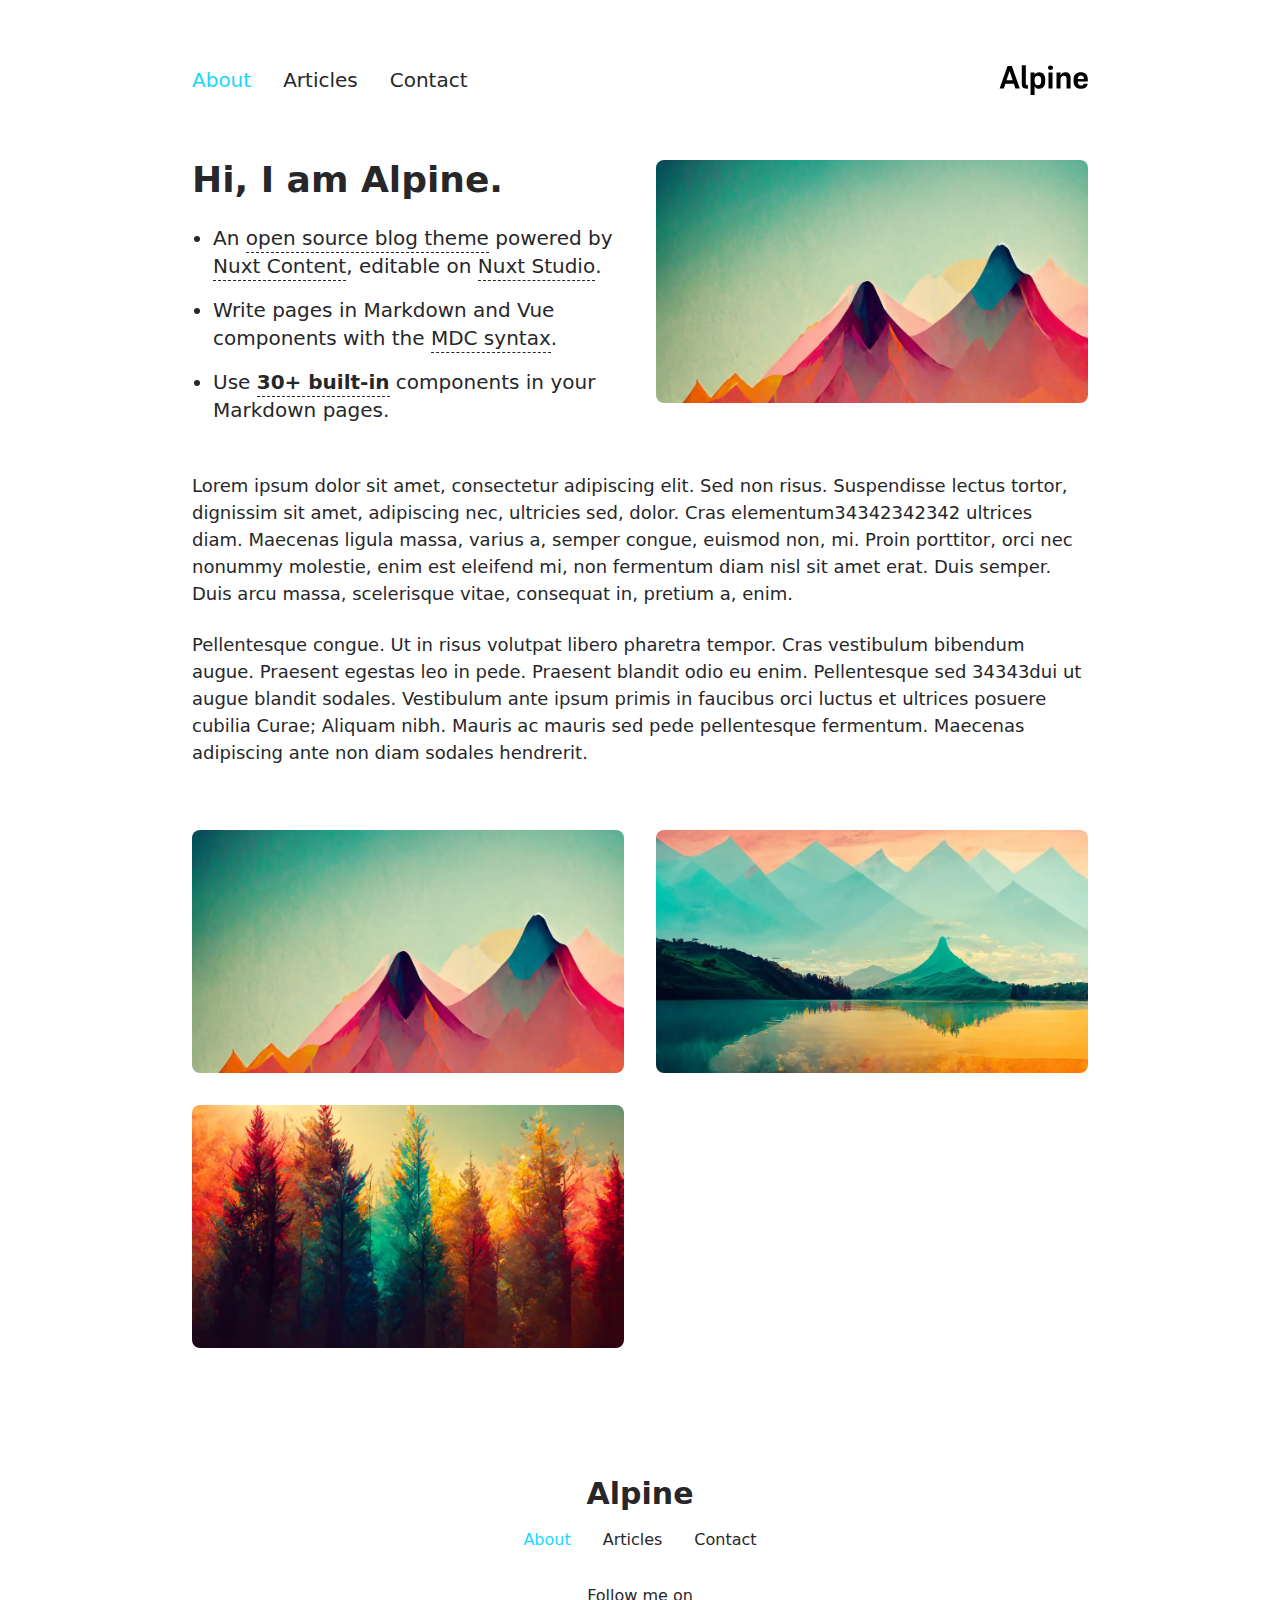
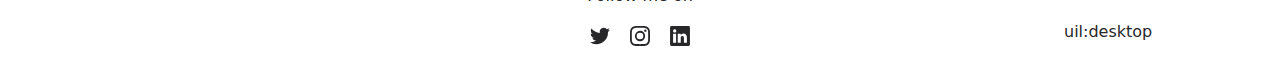
<file: index.html>
<!DOCTYPE html><html lang="en"><head><meta charset="utf-8">
<meta name="viewport" content="width=device-width, initial-scale=1">
<title>Alpine</title>
<meta name="twitter:card" content="summary_large_image">
<meta property="og:image" content="/social-card-preview.png">
<meta property="og:image:width" content="400">
<meta property="og:image:height" content="300">
<meta property="og:image:alt" content="An image showcasing my project.">
<meta property="og:title" content="Alpine">
<meta name="description" content="An open source blog theme powered by Nuxt.">
<meta property="og:description" content="An open source blog theme powered by Nuxt.">
<link rel="preload" as="fetch" crossorigin="anonymous" href="/_payload.json">
<link rel="stylesheet" href="/_nuxt/entry.yqTKp5hu.css">
<link rel="stylesheet" href="/_nuxt/DocumentDrivenNotFound.OXtTCffN.css">
<link rel="stylesheet" href="/_nuxt/Hero.kroqMkW0.css">
<link rel="stylesheet" href="/_nuxt/ProseUl.DjU0llxY.css">
<link rel="stylesheet" href="/_nuxt/ProseLi.o_a4G4lQ.css">
<link rel="stylesheet" href="/_nuxt/ProseA.Pmk7nWoU.css">
<link rel="stylesheet" href="/_nuxt/ProseStrong.ThIDCA-m.css">
<link rel="stylesheet" href="/_nuxt/ProseP.8KV9OGMk.css">
<link rel="stylesheet" href="/_nuxt/Gallery.JxkQgXh3.css">
<link rel="modulepreload" as="script" crossorigin href="/_nuxt/entry.3Ox0DlD2.js">
<link rel="modulepreload" as="script" crossorigin href="/_nuxt/NuxtImg.ZJh9iS4s.js">
<link rel="modulepreload" as="script" crossorigin href="/_nuxt/document-driven.EfyqGx7c.js">
<link rel="modulepreload" as="script" crossorigin href="/_nuxt/DocumentDrivenEmpty.QrO-dQtT.js">
<link rel="modulepreload" as="script" crossorigin href="/_nuxt/ContentRenderer.Zg_6v3VM.js">
<link rel="modulepreload" as="script" crossorigin href="/_nuxt/ContentRendererMarkdown.vue.hM-f7U4v.js">
<link rel="modulepreload" as="script" crossorigin href="/_nuxt/preview.KaFTzSW1.js">
<link rel="modulepreload" as="script" crossorigin href="/_nuxt/DocumentDrivenNotFound.dVLnWS8y.js">
<link rel="modulepreload" as="script" crossorigin href="/_nuxt/default.ODf64H_S.js">
<link rel="modulepreload" as="script" crossorigin href="/_nuxt/ContentRendererMarkdown.BEWWSPoL.js">
<link rel="modulepreload" as="script" crossorigin href="/_nuxt/Hero.Hnzy9ezo.js">
<link rel="modulepreload" as="script" crossorigin href="/_nuxt/MDCSlot.FVCJicAb.js">
<link rel="modulepreload" as="script" crossorigin href="/_nuxt/slot.A8N7joAh.js">
<link rel="modulepreload" as="script" crossorigin href="/_nuxt/ProseUl.KvrMCvfN.js">
<link rel="modulepreload" as="script" crossorigin href="/_nuxt/ProseLi.yXZz__rZ.js">
<link rel="modulepreload" as="script" crossorigin href="/_nuxt/ProseA.EGQ8ym5S.js">
<link rel="modulepreload" as="script" crossorigin href="/_nuxt/ProseStrong.hPTswreE.js">
<link rel="modulepreload" as="script" crossorigin href="/_nuxt/ProseP.N6mhZ9wt.js">
<link rel="modulepreload" as="script" crossorigin href="/_nuxt/Gallery.gOrjmumF.js">
<link rel="prefetch" as="style" href="/_nuxt/article.RaJeq-y6.css">
<link rel="prefetch" as="script" crossorigin href="/_nuxt/article.9kOU-Cwt.js">
<link rel="prefetch" as="script" crossorigin href="/_nuxt/date.3uOv5BcS.js">
<link rel="prefetch" as="script" crossorigin href="/_nuxt/page.jpyehYvh.js">
<link rel="prefetch" as="script" crossorigin href="/_nuxt/client-db.BwPbb-EW.js">
<link rel="prefetch" as="script" crossorigin href="/_nuxt/slugify.tdI90kHe.js">
<link rel="prefetch" as="style" href="/_nuxt/useStudio.tkaIHU1L.css">
<link rel="prefetch" as="script" crossorigin href="/_nuxt/useStudio.jxyqvTBt.js">
<link rel="prefetch" as="script" crossorigin href="/_nuxt/query.RnSuM-kd.js">
<link rel="prefetch" as="style" href="/_nuxt/error-404._LjjY-y0.css">
<link rel="prefetch" as="script" crossorigin href="/_nuxt/error-404.KOKEAE-6.js">
<link rel="prefetch" as="style" href="/_nuxt/error-500.Ke0_YfD7.css">
<link rel="prefetch" as="script" crossorigin href="/_nuxt/error-500.PpbiZk06.js">
<script type="module" src="/_nuxt/entry.3Ox0DlD2.js" crossorigin></script><style id="pinceau-runtime-hydratable">@media{.phy[--]{--puid:Zq-WSD-v;}.pv-9gg375{max-width:var(--elements-container-maxWidth);padding-left:var(--elements-container-padding-mobile);padding-right:var(--elements-container-padding-mobile);}@media (min-width: 475px){.pv-9gg375{padding-left:var(--elements-container-padding-xs);padding-right:var(--elements-container-padding-xs);}}@media (min-width: 640px){.pv-9gg375{padding-left:var(--elements-container-padding-sm);padding-right:var(--elements-container-padding-sm);}}@media (min-width: 768px){.pv-9gg375{padding-left:var(--elements-container-padding-md);padding-right:var(--elements-container-padding-md);}}} @media{.phy[--]{--puid:_V5IOt-c;}.pc-_V5IOt[data-v-42582250]{---6-li-cols:2;}} </style><style id="pinceau-theme">@media { :root {--pinceau-mq: initial; --alpine-readableLine: 68ch;--alpine-backdrop-backgroundColor: #f4f4f5b3;--prose-code-inline-padding: 0.2rem 0.375rem 0.2rem 0.375rem;--prose-code-block-backdropFilter: contrast(1);--prose-code-block-border-style: solid;--prose-code-block-border-width: 1px;--prose-tbody-tr-borderBottom-style: dashed;--prose-tbody-tr-borderBottom-width: 1px;--prose-th-textAlign: inherit;--prose-thead-borderBottom-style: solid;--prose-thead-borderBottom-width: 1px;--prose-thead-border-style: solid;--prose-thead-border-width: 0px;--prose-table-textAlign: start;--prose-hr-width: 1px;--prose-hr-style: solid;--prose-li-listStylePosition: outside;--prose-ol-li-markerColor: currentColor;--prose-ol-paddingInlineStart: 21px;--prose-ol-listStyleType: decimal;--prose-ul-li-markerColor: currentColor;--prose-ul-paddingInlineStart: 21px;--prose-ul-listStyleType: disc;--prose-blockquote-border-style: solid;--prose-blockquote-border-width: 4px;--prose-blockquote-quotes: '201C' '201D' '2018' '2019';--prose-blockquote-paddingInlineStart: 24px;--prose-a-code-color-hover: currentColor;--prose-a-code-color-static: currentColor;--prose-a-hasCode-borderBottom: none;--prose-a-border-distance: 2px;--prose-a-border-color-hover: currentColor;--prose-a-border-color-static: currentColor;--prose-a-border-style-hover: solid;--prose-a-border-style-static: dashed;--prose-a-border-width: 1px;--prose-a-color-static: inherit;--prose-a-textDecoration: none;--prose-h6-margin: 3rem 0 2rem;--prose-h5-margin: 3rem 0 2rem;--prose-h4-margin: 3rem 0 2rem;--prose-h3-margin: 3rem 0 2rem;--prose-h2-margin: 3rem 0 2rem;--prose-h1-margin: 0 0 2rem;--prose-p-fontSize: 18px;--typography-lead-loose: 2;--typography-lead-relaxed: 1.625;--typography-lead-normal: 1.5;--typography-lead-snug: 1.375;--typography-lead-tight: 1.25;--typography-lead-none: 1;--typography-lead-10: 2.5rem;--typography-lead-9: 2.25rem;--typography-lead-8: 2rem;--typography-lead-7: 1.75rem;--typography-lead-6: 1.5rem;--typography-lead-5: 1.25rem;--typography-lead-4: 1rem;--typography-lead-3: .75rem;--typography-lead-2: .5rem;--typography-lead-1: .025rem;--typography-fontWeight-black: 900;--typography-fontWeight-extrabold: 800;--typography-fontWeight-bold: 700;--typography-fontWeight-semibold: 600;--typography-fontWeight-medium: 500;--typography-fontWeight-normal: 400;--typography-fontWeight-light: 300;--typography-fontWeight-extralight: 200;--typography-fontWeight-thin: 100;--typography-fontSize-9xl: 128px;--typography-fontSize-8xl: 96px;--typography-fontSize-7xl: 72px;--typography-fontSize-6xl: 60px;--typography-fontSize-5xl: 48px;--typography-fontSize-4xl: 36px;--typography-fontSize-3xl: 30px;--typography-fontSize-2xl: 24px;--typography-fontSize-xl: 20px;--typography-fontSize-lg: 18px;--typography-fontSize-base: 16px;--typography-fontSize-sm: 14px;--typography-fontSize-xs: 12px;--typography-letterSpacing-wide: 0.025em;--typography-letterSpacing-tight: -0.025em;--typography-verticalMargin-base: 24px;--typography-verticalMargin-sm: 16px;--elements-border-secondary-hover: [object Object];--elements-backdrop-background: #fffc;--elements-backdrop-filter: saturate(200%) blur(20px);--elements-container-maxWidth: 64rem;--lead-loose: 2;--lead-relaxed: 1.625;--lead-normal: 1.5;--lead-snug: 1.375;--lead-tight: 1.25;--lead-none: 1;--lead-10: 2.5rem;--lead-9: 2.25rem;--lead-8: 2rem;--lead-7: 1.75rem;--lead-6: 1.5rem;--lead-5: 1.25rem;--lead-4: 1rem;--lead-3: .75rem;--lead-2: .5rem;--lead-1: .025rem;--letterSpacing-widest: 0.1em;--letterSpacing-wider: 0.05em;--letterSpacing-wide: 0.025em;--letterSpacing-normal: 0em;--letterSpacing-tight: -0.025em;--letterSpacing-tighter: -0.05em;--fontSize-9xl: 8rem;--fontSize-8xl: 6rem;--fontSize-7xl: 4.5rem;--fontSize-6xl: 3.75rem;--fontSize-5xl: 3rem;--fontSize-4xl: 2.25rem;--fontSize-3xl: 1.875rem;--fontSize-2xl: 1.5rem;--fontSize-xl: 1.25rem;--fontSize-lg: 1.125rem;--fontSize-base: 1rem;--fontSize-sm: 0.875rem;--fontSize-xs: 0.75rem;--fontWeight-black: 900;--fontWeight-extrabold: 800;--fontWeight-bold: 700;--fontWeight-semibold: 600;--fontWeight-medium: 500;--fontWeight-normal: 400;--fontWeight-light: 300;--fontWeight-extralight: 200;--fontWeight-thin: 100;--font-mono: ui-monospace, SFMono-Regular, Menlo, Monaco, Consolas, Liberation Mono, Courier New, monospace;--font-serif: ui-serif, Georgia, Cambria, Times New Roman, Times, serif;--font-sans: ui-sans-serif, system-ui, -apple-system, BlinkMacSystemFont, Segoe UI, Roboto, Helvetica Neue, Arial, Noto Sans, sans-serif, Apple Color Emoji, Segoe UI Emoji, Segoe UI Symbol, Noto Color Emoji;--opacity-total: 1;--opacity-high: 0.8;--opacity-medium: 0.5;--opacity-soft: 0.3;--opacity-light: 0.15;--opacity-bright: 0.1;--opacity-noOpacity: 0;--borderWidth-lg: 3px;--borderWidth-md: 2px;--borderWidth-sm: 1px;--borderWidth-noBorder: 0;--space-rem-875: 0.875rem;--space-rem-625: 0.625rem;--space-rem-375: 0.375rem;--space-rem-125: 0.125rem;--space-px: 1px;--space-128: 32rem;--space-96: 24rem;--space-80: 20rem;--space-72: 18rem;--space-64: 16rem;--space-60: 15rem;--space-56: 14rem;--space-52: 13rem;--space-48: 12rem;--space-44: 11rem;--space-40: 10rem;--space-36: 9rem;--space-32: 8rem;--space-28: 7rem;--space-24: 6rem;--space-20: 5rem;--space-16: 4rem;--space-14: 3.5rem;--space-12: 3rem;--space-11: 2.75rem;--space-10: 2.5rem;--space-9: 2.25rem;--space-8: 2rem;--space-7: 1.75rem;--space-6: 1.5rem;--space-5: 1.25rem;--space-4: 1rem;--space-3: 0.75rem;--space-2: 0.5rem;--space-1: 0.25rem;--space-0: 0px;--size-full: 100%;--size-7xl: 80rem;--size-6xl: 72rem;--size-5xl: 64rem;--size-4xl: 56rem;--size-3xl: 48rem;--size-2xl: 42rem;--size-xl: 36rem;--size-lg: 32rem;--size-md: 28rem;--size-sm: 24rem;--size-xs: 20rem;--size-200: 200px;--size-104: 104px;--size-80: 80px;--size-64: 64px;--size-56: 56px;--size-48: 48px;--size-40: 40px;--size-32: 32px;--size-24: 24px;--size-20: 20px;--size-16: 16px;--size-12: 12px;--size-8: 8px;--size-6: 6px;--size-4: 4px;--size-2: 2px;--size-0: 0px;--radii-full: 9999px;--radii-3xl: 1.75rem;--radii-2xl: 1.5rem;--radii-xl: 1rem;--radii-lg: 0.75rem;--radii-md: 0.5rem;--radii-sm: 0.375rem;--radii-xs: 0.25rem;--radii-2xs: 0.125rem;--radii-none: 0px;--shadow-none: 0px 0px 0px 0px transparent;--shadow-lg: 0px 10px 15px -3px #000000, 0px 4px 6px -4px #000000;--shadow-md: 0px 4px 6px -1px #000000, 0px 2px 4px -2px #000000;--shadow-sm: 0px 1px 3px 0px #000000, 0px 1px 2px -1px #000000;--shadow-xs: 0px 1px 2px 0px #000000;--height-screen: 100vh;--width-screen: 100vw;--color-primary-900: #002e38;--color-primary-800: #005c70;--color-primary-700: #008aa9;--color-primary-600: #00b9e1;--color-primary-500: #1ad6ff;--color-primary-400: #40ddff;--color-primary-300: #66e4ff;--color-primary-200: #8deaff;--color-primary-100: #b3f1ff;--color-primary-50: #d9f8ff;--color-ruby-900: #380011;--color-ruby-800: #700021;--color-ruby-700: #a90032;--color-ruby-600: #e10043;--color-ruby-500: #ff1a5e;--color-ruby-400: #ff4079;--color-ruby-300: #ff6694;--color-ruby-200: #ff8dae;--color-ruby-100: #ffb3c9;--color-ruby-50: #ffd9e4;--color-pink-900: #380025;--color-pink-800: #70004b;--color-pink-700: #a90070;--color-pink-600: #e10095;--color-pink-500: #ff1ab2;--color-pink-400: #ff40bf;--color-pink-300: #ff66cc;--color-pink-200: #ff8dd8;--color-pink-100: #ffb3e5;--color-pink-50: #ffd9f2;--color-purple-900: #190038;--color-purple-800: #330070;--color-purple-700: #4c00a9;--color-purple-600: #6500e1;--color-purple-500: #811aff;--color-purple-400: #9640ff;--color-purple-300: #ab66ff;--color-purple-200: #c08dff;--color-purple-100: #d5b3ff;--color-purple-50: #ead9ff;--color-royalblue-900: #0b0531;--color-royalblue-800: #160a62;--color-royalblue-700: #211093;--color-royalblue-600: #2c15c4;--color-royalblue-500: #4127e8;--color-royalblue-400: #614bec;--color-royalblue-300: #806ff0;--color-royalblue-200: #a093f3;--color-royalblue-100: #c0b7f7;--color-royalblue-50: #dfdbfb;--color-indigoblue-900: #001238;--color-indigoblue-800: #002370;--color-indigoblue-700: #0035a9;--color-indigoblue-600: #0047e1;--color-indigoblue-500: #1a62ff;--color-indigoblue-400: #407cff;--color-indigoblue-300: #6696ff;--color-indigoblue-200: #8db0ff;--color-indigoblue-100: #b3cbff;--color-indigoblue-50: #d9e5ff;--color-blue-900: #002438;--color-blue-800: #004870;--color-blue-700: #006ca9;--color-blue-600: #0090e1;--color-blue-500: #1aadff;--color-blue-400: #40bbff;--color-blue-300: #66c8ff;--color-blue-200: #8dd6ff;--color-blue-100: #b3e4ff;--color-blue-50: #d9f1ff;--color-lightblue-900: #002e38;--color-lightblue-800: #005c70;--color-lightblue-700: #008aa9;--color-lightblue-600: #00b9e1;--color-lightblue-500: #1ad6ff;--color-lightblue-400: #40ddff;--color-lightblue-300: #66e4ff;--color-lightblue-200: #8deaff;--color-lightblue-100: #b3f1ff;--color-lightblue-50: #d9f8ff;--color-teal-900: #062a28;--color-teal-800: #0b544f;--color-teal-700: #117d77;--color-teal-600: #16a79e;--color-teal-500: #1cd1c6;--color-teal-400: #36e4da;--color-teal-300: #5fe9e1;--color-teal-200: #87efe9;--color-teal-100: #aff4f0;--color-teal-50: #d7faf8;--color-pear-900: #2a2b09;--color-pear-800: #545512;--color-pear-700: #7e801b;--color-pear-600: #a8aa24;--color-pear-500: #d0d32f;--color-pear-400: #d8da52;--color-pear-300: #e0e274;--color-pear-200: #e8e997;--color-pear-100: #eff0ba;--color-pear-50: #f7f8dc;--color-red-900: #380300;--color-red-800: #700700;--color-red-700: #a90a00;--color-red-600: #e10e00;--color-red-500: #ff281a;--color-red-400: #ff4c40;--color-red-300: #ff7066;--color-red-200: #ff948d;--color-red-100: #ffb7b3;--color-red-50: #ffdbd9;--color-orange-900: #381800;--color-orange-800: #702f00;--color-orange-700: #a94700;--color-orange-600: #e15e00;--color-orange-500: #ff7a1a;--color-orange-400: #ff9040;--color-orange-300: #ffa666;--color-orange-200: #ffbd8d;--color-orange-100: #ffd3b3;--color-orange-50: #ffe9d9;--color-yellow-900: #362b03;--color-yellow-800: #6d5605;--color-yellow-700: #a38108;--color-yellow-600: #daac0a;--color-yellow-500: #f5c828;--color-yellow-400: #f7d14c;--color-yellow-300: #f8da70;--color-yellow-200: #fae393;--color-yellow-100: #fcedb7;--color-yellow-50: #fdf6db;--color-green-900: #003f25;--color-green-800: #005e38;--color-green-700: #007e4a;--color-green-600: #009d5d;--color-green-500: #00bd6f;--color-green-400: #00dc82;--color-green-300: #30ffaa;--color-green-200: #83ffcc;--color-green-100: #acffdd;--color-green-50: #d6ffee;--color-gray-900: #18181B;--color-gray-800: #27272A;--color-gray-700: #3f3f46;--color-gray-600: #52525B;--color-gray-500: #71717A;--color-gray-400: #a1a1aa;--color-gray-300: #D4d4d8;--color-gray-200: #e4e4e7;--color-gray-100: #f4f4f5;--color-gray-50: #fafafa;--color-black: #0c0c0d;--color-white: #FFFFFF;--media-portrait: only screen and (orientation: portrait);--media-landscape: only screen and (orientation: landscape);--media-rm: (prefers-reduced-motion: reduce);--media-2xl: (min-width: 1536px);--media-xl: (min-width: 1280px);--media-lg: (min-width: 1024px);--media-md: (min-width: 768px);--media-sm: (min-width: 640px);--media-xs: (min-width: 475px);--alpine-body-color: var(--color-gray-800);--alpine-body-backgroundColor: var(--color-white);--prose-code-inline-fontWeight: var(--typography-fontWeight-normal);--prose-code-inline-fontSize: var(--typography-fontSize-sm);--prose-code-inline-borderRadius: var(--radii-xs);--prose-code-block-pre-padding: var(--typography-verticalMargin-sm);--prose-code-block-margin: var(--typography-verticalMargin-base) 0;--prose-code-block-fontSize: var(--typography-fontSize-sm);--prose-tbody-code-inline-fontSize: var(--typography-fontSize-sm);--prose-tbody-td-padding: var(--typography-verticalMargin-sm);--prose-th-fontWeight: var(--typography-fontWeight-semibold);--prose-th-padding: 0 var(--typography-verticalMargin-sm) var(--typography-verticalMargin-sm) var(--typography-verticalMargin-sm);--prose-table-lineHeight: var(--typography-lead-6);--prose-table-fontSize: var(--typography-fontSize-sm);--prose-table-margin: var(--typography-verticalMargin-base) 0;--prose-hr-margin: var(--typography-verticalMargin-base) 0;--prose-li-margin: var(--typography-verticalMargin-sm) 0;--prose-ol-margin: var(--typography-verticalMargin-base) 0;--prose-ul-margin: var(--typography-verticalMargin-base) 0;--prose-blockquote-margin: var(--typography-verticalMargin-base) 0;--prose-a-code-border-style: var(--prose-a-border-style-static);--prose-a-code-border-width: var(--prose-a-border-width);--prose-a-fontWeight: var(--typography-fontWeight-medium);--prose-img-margin: var(--typography-verticalMargin-base) 0;--prose-strong-fontWeight: var(--typography-fontWeight-semibold);--prose-h6-iconSize: var(--typography-fontSize-base);--prose-h6-fontWeight: var(--typography-fontWeight-semibold);--prose-h6-lineHeight: var(--typography-lead-normal);--prose-h6-fontSize: var(--typography-fontSize-lg);--prose-h5-iconSize: var(--typography-fontSize-lg);--prose-h5-fontWeight: var(--typography-fontWeight-semibold);--prose-h5-lineHeight: var(--typography-lead-snug);--prose-h5-fontSize: var(--typography-fontSize-xl);--prose-h4-iconSize: var(--typography-fontSize-lg);--prose-h4-letterSpacing: var(--typography-letterSpacing-tight);--prose-h4-fontWeight: var(--typography-fontWeight-semibold);--prose-h4-lineHeight: var(--typography-lead-snug);--prose-h4-fontSize: var(--typography-fontSize-2xl);--prose-h3-iconSize: var(--typography-fontSize-xl);--prose-h3-letterSpacing: var(--typography-letterSpacing-tight);--prose-h3-fontWeight: var(--typography-fontWeight-semibold);--prose-h3-lineHeight: var(--typography-lead-snug);--prose-h3-fontSize: var(--typography-fontSize-3xl);--prose-h2-iconSize: var(--typography-fontSize-2xl);--prose-h2-letterSpacing: var(--typography-letterSpacing-tight);--prose-h2-fontWeight: var(--typography-fontWeight-semibold);--prose-h2-lineHeight: var(--typography-lead-tight);--prose-h2-fontSize: var(--typography-fontSize-4xl);--prose-h1-iconSize: var(--typography-fontSize-3xl);--prose-h1-letterSpacing: var(--typography-letterSpacing-tight);--prose-h1-fontWeight: var(--typography-fontWeight-bold);--prose-h1-lineHeight: var(--typography-lead-tight);--prose-h1-fontSize: var(--typography-fontSize-5xl);--prose-p-br-margin: var(--typography-verticalMargin-base) 0 0 0;--prose-p-margin: var(--typography-verticalMargin-base) 0;--prose-p-lineHeight: var(--typography-lead-normal);--typography-color-primary-900: var(--color-primary-900);--typography-color-primary-800: var(--color-primary-800);--typography-color-primary-700: var(--color-primary-700);--typography-color-primary-600: var(--color-primary-600);--typography-color-primary-500: var(--color-primary-500);--typography-color-primary-400: var(--color-primary-400);--typography-color-primary-300: var(--color-primary-300);--typography-color-primary-200: var(--color-primary-200);--typography-color-primary-100: var(--color-primary-100);--typography-color-primary-50: var(--color-primary-50);--typography-font-code: var(--font-mono);--typography-font-body: var(--font-sans);--typography-font-display: var(--font-sans);--typography-body-backgroundColor: var(--color-white);--typography-body-color: var(--color-black);--elements-state-danger-borderColor-secondary: var(--color-red-200);--elements-state-danger-borderColor-primary: var(--color-red-100);--elements-state-danger-backgroundColor-secondary: var(--color-red-100);--elements-state-danger-backgroundColor-primary: var(--color-red-50);--elements-state-danger-color-secondary: var(--color-red-600);--elements-state-danger-color-primary: var(--color-red-500);--elements-state-warning-borderColor-secondary: var(--color-yellow-200);--elements-state-warning-borderColor-primary: var(--color-yellow-100);--elements-state-warning-backgroundColor-secondary: var(--color-yellow-100);--elements-state-warning-backgroundColor-primary: var(--color-yellow-50);--elements-state-warning-color-secondary: var(--color-yellow-700);--elements-state-warning-color-primary: var(--color-yellow-600);--elements-state-success-borderColor-secondary: var(--color-green-200);--elements-state-success-borderColor-primary: var(--color-green-100);--elements-state-success-backgroundColor-secondary: var(--color-green-100);--elements-state-success-backgroundColor-primary: var(--color-green-50);--elements-state-success-color-secondary: var(--color-green-600);--elements-state-success-color-primary: var(--color-green-500);--elements-state-info-borderColor-secondary: var(--color-blue-200);--elements-state-info-borderColor-primary: var(--color-blue-100);--elements-state-info-backgroundColor-secondary: var(--color-blue-100);--elements-state-info-backgroundColor-primary: var(--color-blue-50);--elements-state-info-color-secondary: var(--color-blue-600);--elements-state-info-color-primary: var(--color-blue-500);--elements-state-primary-borderColor-secondary: var(--color-primary-200);--elements-state-primary-borderColor-primary: var(--color-primary-100);--elements-state-primary-backgroundColor-secondary: var(--color-primary-100);--elements-state-primary-backgroundColor-primary: var(--color-primary-50);--elements-state-primary-color-secondary: var(--color-primary-700);--elements-state-primary-color-primary: var(--color-primary-600);--elements-surface-secondary-backgroundColor: var(--color-gray-200);--elements-surface-primary-backgroundColor: var(--color-gray-100);--elements-surface-background-base: var(--color-gray-100);--elements-border-secondary-static: var(--color-gray-200);--elements-border-primary-hover: var(--color-gray-200);--elements-border-primary-static: var(--color-gray-100);--elements-container-padding-md: var(--space-16);--elements-container-padding-sm: var(--space-12);--elements-container-padding-xs: var(--space-8);--elements-container-padding-mobile: var(--space-6);--elements-text-secondary-color-hover: var(--color-gray-700);--elements-text-secondary-color-static: var(--color-gray-500);--elements-text-primary-color-static: var(--color-gray-900);--text-6xl-lineHeight: var(--lead-none);--text-6xl-fontSize: var(--fontSize-6xl);--text-5xl-lineHeight: var(--lead-none);--text-5xl-fontSize: var(--fontSize-5xl);--text-4xl-lineHeight: var(--lead-10);--text-4xl-fontSize: var(--fontSize-4xl);--text-3xl-lineHeight: var(--lead-9);--text-3xl-fontSize: var(--fontSize-3xl);--text-2xl-lineHeight: var(--lead-8);--text-2xl-fontSize: var(--fontSize-2xl);--text-xl-lineHeight: var(--lead-7);--text-xl-fontSize: var(--fontSize-xl);--text-lg-lineHeight: var(--lead-7);--text-lg-fontSize: var(--fontSize-lg);--text-base-lineHeight: var(--lead-6);--text-base-fontSize: var(--fontSize-base);--text-sm-lineHeight: var(--lead-5);--text-sm-fontSize: var(--fontSize-sm);--text-xs-lineHeight: var(--lead-4);--text-xs-fontSize: var(--fontSize-xs);--shadow-2xl: 0px 25px 50px -12px var(--color-gray-900);--shadow-xl: 0px 20px 25px -5px var(--color-gray-400), 0px 8px 10px -6px #000000;--color-secondary-900: var(--color-gray-900);--color-secondary-800: var(--color-gray-800);--color-secondary-700: var(--color-gray-700);--color-secondary-600: var(--color-gray-600);--color-secondary-500: var(--color-gray-500);--color-secondary-400: var(--color-gray-400);--color-secondary-300: var(--color-gray-300);--color-secondary-200: var(--color-gray-200);--color-secondary-100: var(--color-gray-100);--color-secondary-50: var(--color-gray-50);--prose-a-code-background-hover: var(--typography-color-primary-50);--prose-a-code-border-color-hover: var(--typography-color-primary-500);--prose-a-color-hover: var(--typography-color-primary-500);--typography-color-secondary-900: var(--color-secondary-900);--typography-color-secondary-800: var(--color-secondary-800);--typography-color-secondary-700: var(--color-secondary-700);--typography-color-secondary-600: var(--color-secondary-600);--typography-color-secondary-500: var(--color-secondary-500);--typography-color-secondary-400: var(--color-secondary-400);--typography-color-secondary-300: var(--color-secondary-300);--typography-color-secondary-200: var(--color-secondary-200);--typography-color-secondary-100: var(--color-secondary-100);--typography-color-secondary-50: var(--color-secondary-50);--prose-code-inline-backgroundColor: var(--typography-color-secondary-100);--prose-code-inline-color: var(--typography-color-secondary-700);--prose-code-block-backgroundColor: var(--typography-color-secondary-100);--prose-code-block-color: var(--typography-color-secondary-700);--prose-code-block-border-color: var(--typography-color-secondary-200);--prose-tbody-tr-borderBottom-color: var(--typography-color-secondary-200);--prose-th-color: var(--typography-color-secondary-600);--prose-thead-borderBottom-color: var(--typography-color-secondary-200);--prose-thead-border-color: var(--typography-color-secondary-300);--prose-hr-color: var(--typography-color-secondary-200);--prose-blockquote-border-color: var(--typography-color-secondary-200);--prose-blockquote-color: var(--typography-color-secondary-500);--prose-a-code-border-color-static: var(--typography-color-secondary-400); } }@media { :root.dark {--pinceau-mq: dark; --alpine-backdrop-backgroundColor: #18181bb3;--prose-code-block-backdropFilter: contrast(1);--prose-ol-li-markerColor: currentColor;--prose-ul-li-markerColor: currentColor;--prose-a-code-color-hover: currentColor;--prose-a-code-color-static: currentColor;--prose-a-border-color-hover: currentColor;--prose-a-border-color-static: currentColor;--prose-a-color-static: inherit;--elements-backdrop-background: #0c0d0ccc;--alpine-body-color: var(--color-gray-200);--alpine-body-backgroundColor: var(--color-black);--typography-body-backgroundColor: var(--color-black);--typography-body-color: var(--color-white);--elements-state-danger-borderColor-secondary: var(--color-red-700);--elements-state-danger-borderColor-primary: var(--color-red-800);--elements-state-danger-backgroundColor-secondary: var(--color-red-800);--elements-state-danger-backgroundColor-primary: var(--color-red-900);--elements-state-danger-color-secondary: var(--color-red-200);--elements-state-danger-color-primary: var(--color-red-300);--elements-state-warning-borderColor-secondary: var(--color-yellow-700);--elements-state-warning-borderColor-primary: var(--color-yellow-800);--elements-state-warning-backgroundColor-secondary: var(--color-yellow-800);--elements-state-warning-backgroundColor-primary: var(--color-yellow-900);--elements-state-warning-color-secondary: var(--color-yellow-200);--elements-state-warning-color-primary: var(--color-yellow-400);--elements-state-success-borderColor-secondary: var(--color-green-700);--elements-state-success-borderColor-primary: var(--color-green-800);--elements-state-success-backgroundColor-secondary: var(--color-green-800);--elements-state-success-backgroundColor-primary: var(--color-green-900);--elements-state-success-color-secondary: var(--color-green-200);--elements-state-success-color-primary: var(--color-green-400);--elements-state-info-borderColor-secondary: var(--color-blue-700);--elements-state-info-borderColor-primary: var(--color-blue-800);--elements-state-info-backgroundColor-secondary: var(--color-blue-800);--elements-state-info-backgroundColor-primary: var(--color-blue-900);--elements-state-info-color-secondary: var(--color-blue-200);--elements-state-info-color-primary: var(--color-blue-400);--elements-state-primary-borderColor-secondary: var(--color-primary-700);--elements-state-primary-borderColor-primary: var(--color-primary-800);--elements-state-primary-backgroundColor-secondary: var(--color-primary-800);--elements-state-primary-backgroundColor-primary: var(--color-primary-900);--elements-state-primary-color-secondary: var(--color-primary-200);--elements-state-primary-color-primary: var(--color-primary-400);--elements-surface-secondary-backgroundColor: var(--color-gray-800);--elements-surface-primary-backgroundColor: var(--color-gray-900);--elements-surface-background-base: var(--color-gray-900);--elements-border-secondary-static: var(--color-gray-800);--elements-border-primary-hover: var(--color-gray-800);--elements-border-primary-static: var(--color-gray-900);--elements-text-secondary-color-hover: var(--color-gray-200);--elements-text-secondary-color-static: var(--color-gray-400);--elements-text-primary-color-static: var(--color-gray-50);--prose-a-code-background-hover: var(--typography-color-primary-900);--prose-a-code-border-color-hover: var(--typography-color-primary-600);--prose-a-color-hover: var(--typography-color-primary-400);--prose-code-inline-backgroundColor: var(--typography-color-secondary-800);--prose-code-inline-color: var(--typography-color-secondary-200);--prose-code-block-backgroundColor: var(--typography-color-secondary-900);--prose-code-block-color: var(--typography-color-secondary-200);--prose-code-block-border-color: var(--typography-color-secondary-800);--prose-tbody-tr-borderBottom-color: var(--typography-color-secondary-800);--prose-th-color: var(--typography-color-secondary-400);--prose-thead-borderBottom-color: var(--typography-color-secondary-800);--prose-thead-border-color: var(--typography-color-secondary-600);--prose-hr-color: var(--typography-color-secondary-800);--prose-blockquote-border-color: var(--typography-color-secondary-700);--prose-blockquote-color: var(--typography-color-secondary-400);--prose-a-code-border-color-static: var(--typography-color-secondary-600); } }</style><script>"use strict";(()=>{const a=window,e=document.documentElement,m=["dark","light"],c=window&&window.localStorage&&window.localStorage.getItem&&window.localStorage.getItem("nuxt-color-mode")||"system";let n=c==="system"?d():c;const l=e.getAttribute("data-color-mode-forced");l&&(n=l),i(n),a["__NUXT_COLOR_MODE__"]={preference:c,value:n,getColorScheme:d,addColorScheme:i,removeColorScheme:f};function i(o){const t=""+o+"",s="";e.classList?e.classList.add(t):e.className+=" "+t,s&&e.setAttribute("data-"+s,o)}function f(o){const t=""+o+"",s="";e.classList?e.classList.remove(t):e.className=e.className.replace(new RegExp(t,"g"),""),s&&e.removeAttribute("data-"+s)}function r(o){return a.matchMedia("(prefers-color-scheme"+o+")")}function d(){if(a.matchMedia&&r("").media!=="not all"){for(const o of m)if(r(":"+o).matches)return o}return"light"}})();
</script></head><body><div id="__nuxt"><div class="container pv-9gg375 pc-Zq-WSD app-layout" data-v-98f697d4 data-v-65048bf3><!--[--><div class="nuxt-progress" style="width:0%;height:3px;opacity:0;background-size:Infinity% auto;" data-v-98f697d4></div><header class="right" data-v-98f697d4 data-v-6ef6e078><div class="menu" data-v-6ef6e078><button aria-label="Navigation Menu" data-v-6ef6e078><svg width="24" height="24" viewBox="0 0 68 68" fill="currentColor" xmlns="http://www.w3.org/2000/svg" data-v-6ef6e078><path d="M8 34C8 32.1362 8 31.2044 8.30448 30.4693C8.71046 29.4892 9.48915 28.7105 10.4693 28.3045C11.2044 28 12.1362 28 14 28C15.8638 28 16.7956 28 17.5307 28.3045C18.5108 28.7105 19.2895 29.4892 19.6955 30.4693C20 31.2044 20 32.1362 20 34C20 35.8638 20 36.7956 19.6955 37.5307C19.2895 38.5108 18.5108 39.2895 17.5307 39.6955C16.7956 40 15.8638 40 14 40C12.1362 40 11.2044 40 10.4693 39.6955C9.48915 39.2895 8.71046 38.5108 8.30448 37.5307C8 36.7956 8 35.8638 8 34Z" data-v-6ef6e078></path><path d="M28 34C28 32.1362 28 31.2044 28.3045 30.4693C28.7105 29.4892 29.4892 28.7105 30.4693 28.3045C31.2044 28 32.1362 28 34 28C35.8638 28 36.7956 28 37.5307 28.3045C38.5108 28.7105 39.2895 29.4892 39.6955 30.4693C40 31.2044 40 32.1362 40 34C40 35.8638 40 36.7956 39.6955 37.5307C39.2895 38.5108 38.5108 39.2895 37.5307 39.6955C36.7956 40 35.8638 40 34 40C32.1362 40 31.2044 40 30.4693 39.6955C29.4892 39.2895 28.7105 38.5108 28.3045 37.5307C28 36.7956 28 35.8638 28 34Z" data-v-6ef6e078></path><path d="M48 34C48 32.1362 48 31.2044 48.3045 30.4693C48.7105 29.4892 49.4892 28.7105 50.4693 28.3045C51.2044 28 52.1362 28 54 28C55.8638 28 56.7956 28 57.5307 28.3045C58.5108 28.7105 59.2895 29.4892 59.6955 30.4693C60 31.2044 60 32.1362 60 34C60 35.8638 60 36.7956 59.6955 37.5307C59.2895 38.5108 58.5108 39.2895 57.5307 39.6955C56.7956 40 55.8638 40 54 40C52.1362 40 51.2044 40 50.4693 39.6955C49.4892 39.2895 48.7105 38.5108 48.3045 37.5307C48 36.7956 48 35.8638 48 34Z" data-v-6ef6e078></path></svg></button></div><div class="overlay" data-v-6ef6e078><nav data-v-6ef6e078 data-v-81b87d90><ul data-v-81b87d90><!--[--><li data-v-81b87d90><a aria-current="page" href="/" class="router-link-active router-link-exact-active" data-v-81b87d90><span class="underline-fx" data-v-81b87d90></span> About</a></li><li data-v-81b87d90><a href="/articles" class="" data-v-81b87d90><span class="underline-fx" data-v-81b87d90></span> Articles</a></li><li data-v-81b87d90><a href="/contact" class="" data-v-81b87d90><span class="underline-fx" data-v-81b87d90></span> Contact</a></li><!--]--></ul></nav></div><div class="logo" data-v-6ef6e078><a aria-current="page" href="/" class="router-link-active router-link-exact-active" data-v-6ef6e078><img src="/logo-dark.svg" class="dark-img" alt="alpine" width="89" height="31" data-v-6ef6e078><img src="/logo.svg" class="light-img" alt="alpine" width="89" height="31" data-v-6ef6e078></a></div><div class="main-nav" data-v-6ef6e078><nav data-v-6ef6e078 data-v-81b87d90><ul data-v-81b87d90><!--[--><li data-v-81b87d90><a aria-current="page" href="/" class="router-link-active router-link-exact-active" data-v-81b87d90><span class="underline-fx" data-v-81b87d90></span> About</a></li><li data-v-81b87d90><a href="/articles" class="" data-v-81b87d90><span class="underline-fx" data-v-81b87d90></span> Articles</a></li><li data-v-81b87d90><a href="/contact" class="" data-v-81b87d90><span class="underline-fx" data-v-81b87d90></span> Contact</a></li><!--]--></ul></nav></div></header><!--[--><div class="document-driven-page"><main><!--[--><div><section class="hero" data-v-4db97ae9><div class="layout" data-v-4db97ae9><div class="content" data-v-4db97ae9><div class="title" data-v-4db97ae9><!--[-->Hi, I am Alpine.<!--]--></div><div class="description" data-v-4db97ae9><!--[--><ul data-v-8b17150b><!--[--><li data-v-2f4dc46b><!--[-->An <a href="https://github.com/nuxt-themes/alpine" rel="nofollow" data-v-a089b9a5><!--[-->open source blog theme<!--]--></a> powered by <a href="https://content.nuxtjs.org" rel="nofollow" data-v-a089b9a5><!--[-->Nuxt Content<!--]--></a>, editable on <a href="https://nuxt.studio" rel="nofollow" data-v-a089b9a5><!--[-->Nuxt Studio<!--]--></a>.<!--]--></li><li data-v-2f4dc46b><!--[-->Write pages in Markdown and Vue components with the <a href="https://content.nuxtjs.org/guide/writing/mdc" rel="nofollow" data-v-a089b9a5><!--[-->MDC syntax<!--]--></a>.<!--]--></li><li data-v-2f4dc46b><!--[-->Use <a href="https://elements.nuxt.space" rel="nofollow" data-v-a089b9a5><!--[--><strong data-v-8a4e1ca8><!--[-->30+ built-in<!--]--></strong><!--]--></a> components in your Markdown pages.<!--]--></li><!--]--></ul><!--]--></div></div><img src="/alpine-0.webp" class="right" alt="Hero Image" width="16" height="9" data-v-4db97ae9></div></section><p data-v-faad55e0><!--[-->Lorem ipsum dolor sit amet, consectetur adipiscing elit. Sed non risus. Suspendisse lectus tortor, dignissim sit amet, adipiscing nec, ultricies sed, dolor. Cras elementum34342342342 ultrices diam. Maecenas ligula massa, varius a, semper congue, euismod non, mi. Proin porttitor, orci nec nonummy molestie, enim est eleifend mi, non fermentum diam nisl sit amet erat. Duis semper. Duis arcu massa, scelerisque vitae, consequat in, pretium a, enim.<!--]--></p><p data-v-faad55e0><!--[-->Pellentesque congue. Ut in risus volutpat libero pharetra tempor. Cras vestibulum bibendum augue. Praesent egestas leo in pede. Praesent blandit odio eu enim. Pellentesque sed 34343dui ut augue blandit sodales. Vestibulum ante ipsum primis in faucibus orci luctus et ultrices posuere cubilia Curae; Aliquam nibh. Mauris ac mauris sed pede pellentesque fermentum. Maecenas adipiscing ante non diam sodales hendrerit.<!--]--></p><section class="gallery pc-_V5IOt" data-v-42582250><div class="layout" data-v-42582250><!--[--><img src="/alpine-0.webp" width="16" height="9" data-v-42582250><img src="/alpine-1.webp" width="16" height="9" data-v-42582250><img src="/alpine-2.webp" width="16" height="9" data-v-42582250><!--]--></div></section></div><!--]--></main></div><!--]--><footer class="center" data-v-98f697d4 data-v-a2f17606><a href="https://www.github.com/nuxt-themes/alpine" rel="noopener noreferrer" class="credits" data-v-a2f17606>Alpine</a><div class="navigation" data-v-a2f17606><nav data-v-a2f17606 data-v-81b87d90><ul data-v-81b87d90><!--[--><li data-v-81b87d90><a aria-current="page" href="/" class="router-link-active router-link-exact-active" data-v-81b87d90><span class="underline-fx" data-v-81b87d90></span> About</a></li><li data-v-81b87d90><a href="/articles" class="" data-v-81b87d90><span class="underline-fx" data-v-81b87d90></span> Articles</a></li><li data-v-81b87d90><a href="/contact" class="" data-v-81b87d90><span class="underline-fx" data-v-81b87d90></span> Contact</a></li><!--]--></ul></nav></div><p class="message" data-v-a2f17606>Follow me on</p><div class="icons" data-v-a2f17606><div class="social" data-v-a2f17606><!--[--><a href="https://twitter.com/nuxtlabs" rel="noopener noreferrer" target="_blank" title="nuxtlabs" aria-label="nuxtlabs" data-v-86bf7393><svg xmlns="http://www.w3.org/2000/svg" xmlns:xlink="http://www.w3.org/1999/xlink" aria-hidden="true" role="img" class="icon" data-v-86bf7393 style="" width="1em" height="1em" viewBox="0 0 24 24" data-v-60a64bd7><path fill="currentColor" d="M22 5.8a8.49 8.49 0 0 1-2.36.64a4.13 4.13 0 0 0 1.81-2.27a8.21 8.21 0 0 1-2.61 1a4.1 4.1 0 0 0-7 3.74a11.64 11.64 0 0 1-8.45-4.29a4.16 4.16 0 0 0-.55 2.07a4.09 4.09 0 0 0 1.82 3.41a4.05 4.05 0 0 1-1.86-.51v.05a4.1 4.1 0 0 0 3.3 4a3.93 3.93 0 0 1-1.1.17a4.9 4.9 0 0 1-.77-.07a4.11 4.11 0 0 0 3.83 2.84A8.22 8.22 0 0 1 3 18.34a7.93 7.93 0 0 1-1-.06a11.57 11.57 0 0 0 6.29 1.85A11.59 11.59 0 0 0 20 8.45v-.53a8.43 8.43 0 0 0 2-2.12"/></svg></a><a href="https://instagram.com/atinuxt" rel="noopener noreferrer" target="_blank" title="atinuxt" aria-label="atinuxt" data-v-86bf7393><svg xmlns="http://www.w3.org/2000/svg" xmlns:xlink="http://www.w3.org/1999/xlink" aria-hidden="true" role="img" class="icon" data-v-86bf7393 style="" width="1em" height="1em" viewBox="0 0 24 24" data-v-60a64bd7><path fill="currentColor" d="M17.34 5.46a1.2 1.2 0 1 0 1.2 1.2a1.2 1.2 0 0 0-1.2-1.2m4.6 2.42a7.59 7.59 0 0 0-.46-2.43a4.94 4.94 0 0 0-1.16-1.77a4.7 4.7 0 0 0-1.77-1.15a7.3 7.3 0 0 0-2.43-.47C15.06 2 14.72 2 12 2s-3.06 0-4.12.06a7.3 7.3 0 0 0-2.43.47a4.78 4.78 0 0 0-1.77 1.15a4.7 4.7 0 0 0-1.15 1.77a7.3 7.3 0 0 0-.47 2.43C2 8.94 2 9.28 2 12s0 3.06.06 4.12a7.3 7.3 0 0 0 .47 2.43a4.7 4.7 0 0 0 1.15 1.77a4.78 4.78 0 0 0 1.77 1.15a7.3 7.3 0 0 0 2.43.47C8.94 22 9.28 22 12 22s3.06 0 4.12-.06a7.3 7.3 0 0 0 2.43-.47a4.7 4.7 0 0 0 1.77-1.15a4.85 4.85 0 0 0 1.16-1.77a7.59 7.59 0 0 0 .46-2.43c0-1.06.06-1.4.06-4.12s0-3.06-.06-4.12M20.14 16a5.61 5.61 0 0 1-.34 1.86a3.06 3.06 0 0 1-.75 1.15a3.19 3.19 0 0 1-1.15.75a5.61 5.61 0 0 1-1.86.34c-1 .05-1.37.06-4 .06s-3 0-4-.06a5.73 5.73 0 0 1-1.94-.3a3.27 3.27 0 0 1-1.1-.75a3 3 0 0 1-.74-1.15a5.54 5.54 0 0 1-.4-1.9c0-1-.06-1.37-.06-4s0-3 .06-4a5.54 5.54 0 0 1 .35-1.9A3 3 0 0 1 5 5a3.14 3.14 0 0 1 1.1-.8A5.73 5.73 0 0 1 8 3.86c1 0 1.37-.06 4-.06s3 0 4 .06a5.61 5.61 0 0 1 1.86.34a3.06 3.06 0 0 1 1.19.8a3.06 3.06 0 0 1 .75 1.1a5.61 5.61 0 0 1 .34 1.9c.05 1 .06 1.37.06 4s-.01 3-.06 4M12 6.87A5.13 5.13 0 1 0 17.14 12A5.12 5.12 0 0 0 12 6.87m0 8.46A3.33 3.33 0 1 1 15.33 12A3.33 3.33 0 0 1 12 15.33"/></svg></a><a href="https://www.linkedin.com/company/nuxtlabs" rel="noopener noreferrer" target="_blank" title="LinkedIn" aria-label="LinkedIn" data-v-86bf7393><svg xmlns="http://www.w3.org/2000/svg" xmlns:xlink="http://www.w3.org/1999/xlink" aria-hidden="true" role="img" class="icon" data-v-86bf7393 style="" width="1em" height="1em" viewBox="0 0 24 24" data-v-60a64bd7><path fill="currentColor" d="M20.47 2H3.53a1.45 1.45 0 0 0-1.47 1.43v17.14A1.45 1.45 0 0 0 3.53 22h16.94a1.45 1.45 0 0 0 1.47-1.43V3.43A1.45 1.45 0 0 0 20.47 2M8.09 18.74h-3v-9h3ZM6.59 8.48a1.56 1.56 0 1 1 0-3.12a1.57 1.57 0 1 1 0 3.12m12.32 10.26h-3v-4.83c0-1.21-.43-2-1.52-2A1.65 1.65 0 0 0 12.85 13a2 2 0 0 0-.1.73v5h-3v-9h3V11a3 3 0 0 1 2.71-1.5c2 0 3.45 1.29 3.45 4.06Z"/></svg></a><!--]--></div><div class="color-mode-switch" data-v-a2f17606><button aria-label="Color Mode" data-v-a2f17606 data-v-311dcc57><span data-v-311dcc57></span></button></div></div></footer><!--]--></div></div><script type="application/json" id="__NUXT_DATA__" data-ssr="true" data-src="/_payload.json">[{"state":1,"once":176,"_errors":178,"serverRendered":146,"path":7,"prerenderedAt":180},["Reactive",2],{"$sdd-pages":3,"$sdd-surrounds":131,"$sdd-globals":142,"$scolor-mode":144,"$sdd-navigation":147,"$sicons":167},["ShallowRef",4],["ShallowReactive",5],{"/":6},{"_path":7,"_dir":8,"_draft":9,"_partial":9,"_locale":8,"title":10,"description":11,"layout":12,"head":13,"body":15,"_type":126,"_id":127,"_source":128,"_file":129,"_extension":130},"/","",false,"About","An open source blog theme powered by Nuxt.","default",{"title":14},"Alpine",{"type":16,"children":17,"toc":123},"root",[18,108,113,118],{"type":19,"tag":20,"props":21,"children":23},"element","hero",{"image":22},"/alpine-0.webp",[24,35],{"type":19,"tag":25,"props":26,"children":27},"template",{"v-slot:title":8},[28],{"type":19,"tag":29,"props":30,"children":31},"p",{},[32],{"type":33,"value":34},"text","Hi, I am Alpine.",{"type":19,"tag":25,"props":36,"children":37},{"v-slot:description":8},[38],{"type":19,"tag":39,"props":40,"children":41},"ul",{},[42,77,90],{"type":19,"tag":43,"props":44,"children":45},"li",{},[46,48,57,59,66,68,75],{"type":33,"value":47},"An ",{"type":19,"tag":49,"props":50,"children":54},"a",{"href":51,"rel":52},"https://github.com/nuxt-themes/alpine",[53],"nofollow",[55],{"type":33,"value":56},"open source blog theme",{"type":33,"value":58}," powered by ",{"type":19,"tag":49,"props":60,"children":63},{"href":61,"rel":62},"https://content.nuxtjs.org",[53],[64],{"type":33,"value":65},"Nuxt Content",{"type":33,"value":67},", editable on ",{"type":19,"tag":49,"props":69,"children":72},{"href":70,"rel":71},"https://nuxt.studio",[53],[73],{"type":33,"value":74},"Nuxt Studio",{"type":33,"value":76},".",{"type":19,"tag":43,"props":78,"children":79},{},[80,82,89],{"type":33,"value":81},"Write pages in Markdown and Vue components with the ",{"type":19,"tag":49,"props":83,"children":86},{"href":84,"rel":85},"https://content.nuxtjs.org/guide/writing/mdc",[53],[87],{"type":33,"value":88},"MDC syntax",{"type":33,"value":76},{"type":19,"tag":43,"props":91,"children":92},{},[93,95,106],{"type":33,"value":94},"Use ",{"type":19,"tag":49,"props":96,"children":99},{"href":97,"rel":98},"https://elements.nuxt.space",[53],[100],{"type":19,"tag":101,"props":102,"children":103},"strong",{},[104],{"type":33,"value":105},"30+ built-in",{"type":33,"value":107}," components in your Markdown pages.",{"type":19,"tag":29,"props":109,"children":110},{},[111],{"type":33,"value":112},"Lorem ipsum dolor sit amet, consectetur adipiscing elit. Sed non risus. Suspendisse lectus tortor, dignissim sit amet, adipiscing nec, ultricies sed, dolor. Cras elementum34342342342 ultrices diam. Maecenas ligula massa, varius a, semper congue, euismod non, mi. Proin porttitor, orci nec nonummy molestie, enim est eleifend mi, non fermentum diam nisl sit amet erat. Duis semper. Duis arcu massa, scelerisque vitae, consequat in, pretium a, enim.",{"type":19,"tag":29,"props":114,"children":115},{},[116],{"type":33,"value":117},"Pellentesque congue. Ut in risus volutpat libero pharetra tempor. Cras vestibulum bibendum augue. Praesent egestas leo in pede. Praesent blandit odio eu enim. Pellentesque sed 34343dui ut augue blandit sodales. Vestibulum ante ipsum primis in faucibus orci luctus et ultrices posuere cubilia Curae; Aliquam nibh. Mauris ac mauris sed pede pellentesque fermentum. Maecenas adipiscing ante non diam sodales hendrerit.",{"type":19,"tag":119,"props":120,"children":122},"gallery",{":images":121},"[\"/alpine-0.webp\",\"/alpine-1.webp\",\"/alpine-2.webp\"]",[],{"title":8,"searchDepth":124,"depth":124,"links":125},2,[],"markdown","content:1.index.md","content","1.index.md","md",["ShallowRef",132],["ShallowReactive",133],{"/":134},[135,136],null,{"_path":137,"_dir":8,"_draft":9,"_partial":9,"_locale":8,"title":138,"description":8,"layout":139,"_type":126,"_id":140,"_source":128,"_file":141,"_extension":130},"/articles","Articles","page","content:2.articles.md","2.articles.md",["ShallowRef",143],{},{"preference":145,"value":145,"unknown":146,"forced":9},"system",true,[148,149,164],{"title":10,"_path":7,"layout":12},{"title":138,"_path":137,"children":150,"layout":139},[151,155,158,161],{"title":152,"_path":153,"layout":154},"Get started with Alpine","/articles/get-started","article",{"title":156,"_path":157,"layout":154},"Configure Alpine","/articles/configure",{"title":159,"_path":160,"layout":154},"Write Articles","/articles/write-articles",{"title":162,"_path":163,"layout":154},"Customize Alpine","/articles/design-tokens",{"title":165,"_path":166,"layout":12},"Contact","/contact",{"uil:twitter":168,"uil:instagram":172,"uil:linkedin":174},{"left":169,"top":169,"width":170,"height":170,"rotate":169,"vFlip":9,"hFlip":9,"body":171},0,24,"\u003Cpath fill=\"currentColor\" d=\"M22 5.8a8.49 8.49 0 0 1-2.36.64a4.13 4.13 0 0 0 1.81-2.27a8.21 8.21 0 0 1-2.61 1a4.1 4.1 0 0 0-7 3.74a11.64 11.64 0 0 1-8.45-4.29a4.16 4.16 0 0 0-.55 2.07a4.09 4.09 0 0 0 1.82 3.41a4.05 4.05 0 0 1-1.86-.51v.05a4.1 4.1 0 0 0 3.3 4a3.93 3.93 0 0 1-1.1.17a4.9 4.9 0 0 1-.77-.07a4.11 4.11 0 0 0 3.83 2.84A8.22 8.22 0 0 1 3 18.34a7.93 7.93 0 0 1-1-.06a11.57 11.57 0 0 0 6.29 1.85A11.59 11.59 0 0 0 20 8.45v-.53a8.43 8.43 0 0 0 2-2.12\"/>",{"left":169,"top":169,"width":170,"height":170,"rotate":169,"vFlip":9,"hFlip":9,"body":173},"\u003Cpath fill=\"currentColor\" d=\"M17.34 5.46a1.2 1.2 0 1 0 1.2 1.2a1.2 1.2 0 0 0-1.2-1.2m4.6 2.42a7.59 7.59 0 0 0-.46-2.43a4.94 4.94 0 0 0-1.16-1.77a4.7 4.7 0 0 0-1.77-1.15a7.3 7.3 0 0 0-2.43-.47C15.06 2 14.72 2 12 2s-3.06 0-4.12.06a7.3 7.3 0 0 0-2.43.47a4.78 4.78 0 0 0-1.77 1.15a4.7 4.7 0 0 0-1.15 1.77a7.3 7.3 0 0 0-.47 2.43C2 8.94 2 9.28 2 12s0 3.06.06 4.12a7.3 7.3 0 0 0 .47 2.43a4.7 4.7 0 0 0 1.15 1.77a4.78 4.78 0 0 0 1.77 1.15a7.3 7.3 0 0 0 2.43.47C8.94 22 9.28 22 12 22s3.06 0 4.12-.06a7.3 7.3 0 0 0 2.43-.47a4.7 4.7 0 0 0 1.77-1.15a4.85 4.85 0 0 0 1.16-1.77a7.59 7.59 0 0 0 .46-2.43c0-1.06.06-1.4.06-4.12s0-3.06-.06-4.12M20.14 16a5.61 5.61 0 0 1-.34 1.86a3.06 3.06 0 0 1-.75 1.15a3.19 3.19 0 0 1-1.15.75a5.61 5.61 0 0 1-1.86.34c-1 .05-1.37.06-4 .06s-3 0-4-.06a5.73 5.73 0 0 1-1.94-.3a3.27 3.27 0 0 1-1.1-.75a3 3 0 0 1-.74-1.15a5.54 5.54 0 0 1-.4-1.9c0-1-.06-1.37-.06-4s0-3 .06-4a5.54 5.54 0 0 1 .35-1.9A3 3 0 0 1 5 5a3.14 3.14 0 0 1 1.1-.8A5.73 5.73 0 0 1 8 3.86c1 0 1.37-.06 4-.06s3 0 4 .06a5.61 5.61 0 0 1 1.86.34a3.06 3.06 0 0 1 1.19.8a3.06 3.06 0 0 1 .75 1.1a5.61 5.61 0 0 1 .34 1.9c.05 1 .06 1.37.06 4s-.01 3-.06 4M12 6.87A5.13 5.13 0 1 0 17.14 12A5.12 5.12 0 0 0 12 6.87m0 8.46A3.33 3.33 0 1 1 15.33 12A3.33 3.33 0 0 1 12 15.33\"/>",{"left":169,"top":169,"width":170,"height":170,"rotate":169,"vFlip":9,"hFlip":9,"body":175},"\u003Cpath fill=\"currentColor\" d=\"M20.47 2H3.53a1.45 1.45 0 0 0-1.47 1.43v17.14A1.45 1.45 0 0 0 3.53 22h16.94a1.45 1.45 0 0 0 1.47-1.43V3.43A1.45 1.45 0 0 0 20.47 2M8.09 18.74h-3v-9h3ZM6.59 8.48a1.56 1.56 0 1 1 0-3.12a1.57 1.57 0 1 1 0 3.12m12.32 10.26h-3v-4.83c0-1.21-.43-2-1.52-2A1.65 1.65 0 0 0 12.85 13a2 2 0 0 0-.1.73v5h-3v-9h3V11a3 3 0 0 1 2.71-1.5c2 0 3.45 1.29 3.45 4.06Z\"/>",["Reactive",177],["Set"],["Reactive",179],{},1705593346051]</script>
<script>window.__NUXT__={};window.__NUXT__.config={public:{FORMSPREE_URL:"",plausible:{hashMode:false,trackLocalhost:false,domain:"",apiHost:"https://plausible.io",autoPageviews:true,autoOutboundTracking:false},studio:{apiURL:"https://api.nuxt.studio"},mdc:{components:{prose:true,map:{p:"prose-p",a:"prose-a",blockquote:"prose-blockquote","code-inline":"prose-code-inline",code:"ProseCodeInline",em:"prose-em",h1:"prose-h1",h2:"prose-h2",h3:"prose-h3",h4:"prose-h4",h5:"prose-h5",h6:"prose-h6",hr:"prose-hr",img:"prose-img",ul:"prose-ul",ol:"prose-ol",li:"prose-li",strong:"prose-strong",table:"prose-table",thead:"prose-thead",tbody:"prose-tbody",td:"prose-td",th:"prose-th",tr:"prose-tr"}},headings:{anchorLinks:{h1:false,h2:true,h3:true,h4:true,h5:false,h6:false}}},content:{locales:[],defaultLocale:"",integrity:1705593318497,experimental:{stripQueryParameters:false,advanceQuery:false,clientDB:false},respectPathCase:false,api:{baseURL:"/api/_content"},navigation:{fields:["navTitle","layout"]},tags:{p:"prose-p",a:"prose-a",blockquote:"prose-blockquote","code-inline":"prose-code-inline",code:"ProseCodeInline",em:"prose-em",h1:"prose-h1",h2:"prose-h2",h3:"prose-h3",h4:"prose-h4",h5:"prose-h5",h6:"prose-h6",hr:"prose-hr",img:"prose-img",ul:"prose-ul",ol:"prose-ol",li:"prose-li",strong:"prose-strong",table:"prose-table",thead:"prose-thead",tbody:"prose-tbody",td:"prose-td",th:"prose-th",tr:"prose-tr"},highlight:{theme:{default:"github-light",dark:"github-dark"},preload:["json","js","ts","html","css","vue","diff","shell","markdown","yaml","bash","ini","c","cpp"]},wsUrl:"",documentDriven:{page:true,navigation:true,surround:true,globals:{},layoutFallbacks:["theme"],injectPage:true},host:"",trailingSlash:false,search:"",contentHead:true,anchorLinks:{depth:4,exclude:[1]}}},app:{baseURL:"/",buildAssetsDir:"/_nuxt/",cdnURL:""}}</script></body></html>
</file>
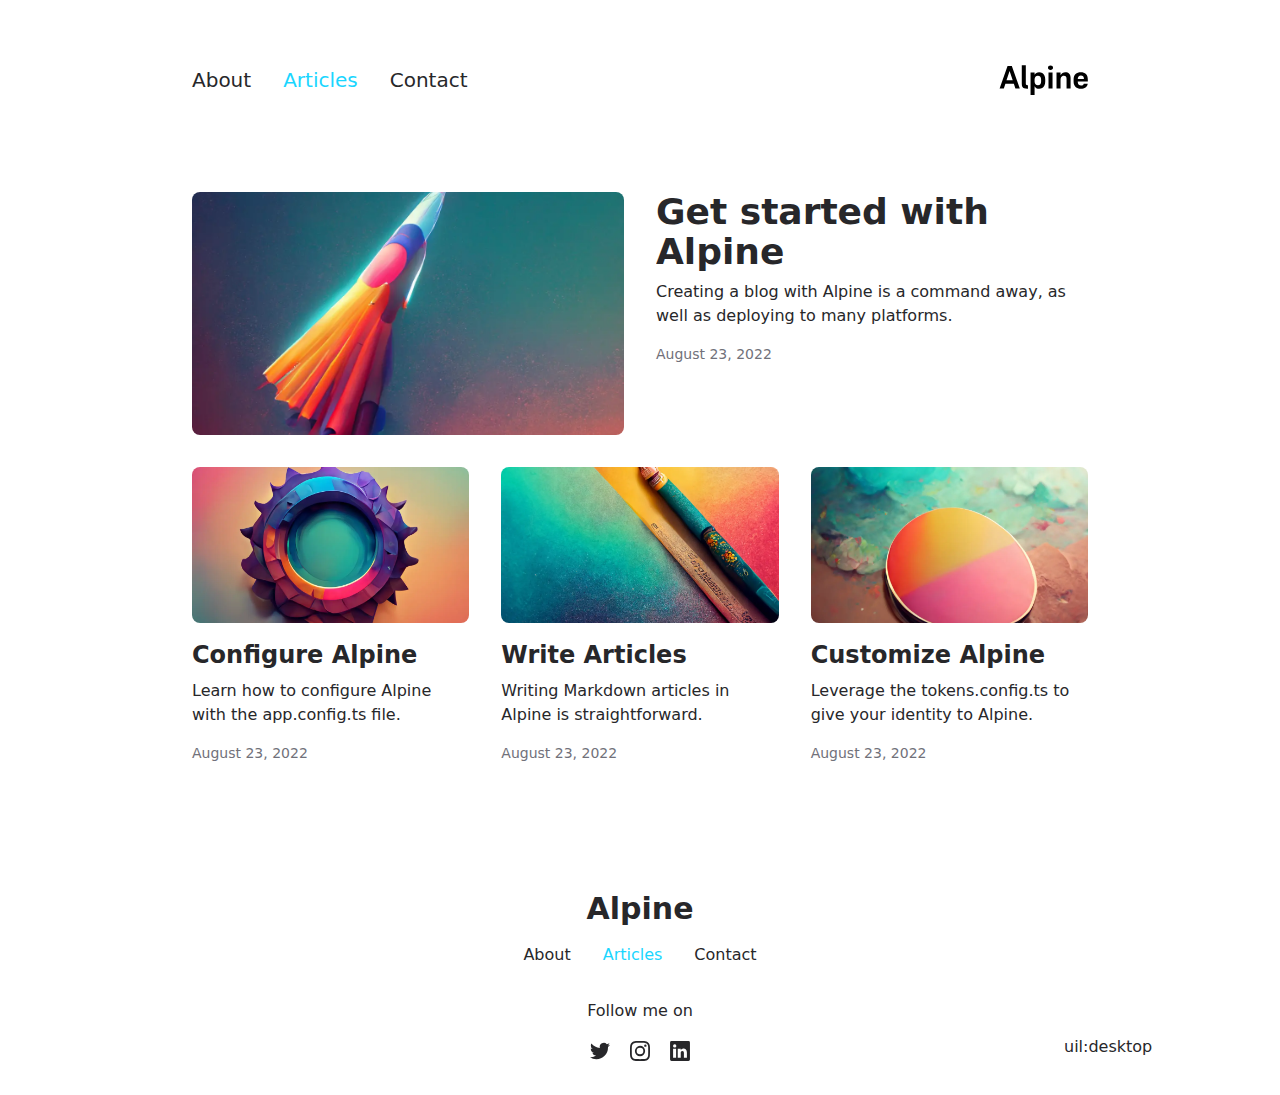
<file: articles/index.html>
<!DOCTYPE html><html lang="en"><head><meta charset="utf-8">
<meta name="viewport" content="width=device-width, initial-scale=1">
<title>Articles</title>
<meta name="twitter:card" content="summary_large_image">
<meta name="description" content="The minimalist blog theme">
<meta property="og:description" content="The minimalist blog theme">
<meta property="og:image" content="/social-card-preview.png">
<meta property="og:image:width" content="400">
<meta property="og:image:height" content="300">
<meta property="og:image:alt" content="An image showcasing my project.">
<meta property="og:title" content="Articles">
<link rel="preload" as="fetch" crossorigin="anonymous" href="/articles/_payload.json">
<link rel="stylesheet" href="/_nuxt/entry.yqTKp5hu.css">
<link rel="stylesheet" href="/_nuxt/DocumentDrivenNotFound.OXtTCffN.css">
<link rel="stylesheet" href="/_nuxt/ArticlesList.V25k1Ywo.css">
<link rel="stylesheet" href="/_nuxt/ArticlesListItem.i-iOiFok.css">
<link rel="stylesheet" href="/_nuxt/ProseA.Pmk7nWoU.css">
<link rel="stylesheet" href="/_nuxt/ProseCodeInline.KwdU_R1r.css">
<link rel="modulepreload" as="script" crossorigin href="/_nuxt/entry.3Ox0DlD2.js">
<link rel="modulepreload" as="script" crossorigin href="/_nuxt/NuxtImg.ZJh9iS4s.js">
<link rel="modulepreload" as="script" crossorigin href="/_nuxt/document-driven.EfyqGx7c.js">
<link rel="modulepreload" as="script" crossorigin href="/_nuxt/DocumentDrivenEmpty.QrO-dQtT.js">
<link rel="modulepreload" as="script" crossorigin href="/_nuxt/ContentRenderer.Zg_6v3VM.js">
<link rel="modulepreload" as="script" crossorigin href="/_nuxt/ContentRendererMarkdown.vue.hM-f7U4v.js">
<link rel="modulepreload" as="script" crossorigin href="/_nuxt/preview.KaFTzSW1.js">
<link rel="modulepreload" as="script" crossorigin href="/_nuxt/DocumentDrivenNotFound.dVLnWS8y.js">
<link rel="modulepreload" as="script" crossorigin href="/_nuxt/page.jpyehYvh.js">
<link rel="modulepreload" as="script" crossorigin href="/_nuxt/ContentRendererMarkdown.BEWWSPoL.js">
<link rel="modulepreload" as="script" crossorigin href="/_nuxt/ArticlesList.NJNBxF4Z.js">
<link rel="modulepreload" as="script" crossorigin href="/_nuxt/ArticlesListItem.TYS1_cMO.js">
<link rel="modulepreload" as="script" crossorigin href="/_nuxt/date.3uOv5BcS.js">
<link rel="modulepreload" as="script" crossorigin href="/_nuxt/ProseA.EGQ8ym5S.js">
<link rel="modulepreload" as="script" crossorigin href="/_nuxt/ProseCodeInline.WOy-s3gu.js">
<link rel="modulepreload" as="script" crossorigin href="/_nuxt/asyncData.nZ9aOJjN.js">
<link rel="modulepreload" as="script" crossorigin href="/_nuxt/query.RnSuM-kd.js">
<link rel="prefetch" as="style" href="/_nuxt/article.RaJeq-y6.css">
<link rel="prefetch" as="script" crossorigin href="/_nuxt/article.9kOU-Cwt.js">
<link rel="prefetch" as="script" crossorigin href="/_nuxt/default.ODf64H_S.js">
<link rel="prefetch" as="script" crossorigin href="/_nuxt/client-db.BwPbb-EW.js">
<link rel="prefetch" as="script" crossorigin href="/_nuxt/slugify.tdI90kHe.js">
<link rel="prefetch" as="style" href="/_nuxt/useStudio.tkaIHU1L.css">
<link rel="prefetch" as="script" crossorigin href="/_nuxt/useStudio.jxyqvTBt.js">
<link rel="prefetch" as="style" href="/_nuxt/error-404._LjjY-y0.css">
<link rel="prefetch" as="script" crossorigin href="/_nuxt/error-404.KOKEAE-6.js">
<link rel="prefetch" as="style" href="/_nuxt/error-500.Ke0_YfD7.css">
<link rel="prefetch" as="script" crossorigin href="/_nuxt/error-500.PpbiZk06.js">
<script type="module" src="/_nuxt/entry.3Ox0DlD2.js" crossorigin></script><style id="pinceau-runtime-hydratable">@media{.phy[--]{--puid:t8ul4l-v;}.pv-OuKjUS{max-width:var(--elements-container-maxWidth);padding-left:var(--elements-container-padding-mobile);padding-right:var(--elements-container-padding-mobile);}@media (min-width: 475px){.pv-OuKjUS{padding-left:var(--elements-container-padding-xs);padding-right:var(--elements-container-padding-xs);}}@media (min-width: 640px){.pv-OuKjUS{padding-left:var(--elements-container-padding-sm);padding-right:var(--elements-container-padding-sm);}}@media (min-width: 768px){.pv-OuKjUS{padding-left:var(--elements-container-padding-md);padding-right:var(--elements-container-padding-md);}}} </style><style id="pinceau-theme">@media { :root {--pinceau-mq: initial; --alpine-readableLine: 68ch;--alpine-backdrop-backgroundColor: #f4f4f5b3;--prose-code-inline-padding: 0.2rem 0.375rem 0.2rem 0.375rem;--prose-code-block-backdropFilter: contrast(1);--prose-code-block-border-style: solid;--prose-code-block-border-width: 1px;--prose-tbody-tr-borderBottom-style: dashed;--prose-tbody-tr-borderBottom-width: 1px;--prose-th-textAlign: inherit;--prose-thead-borderBottom-style: solid;--prose-thead-borderBottom-width: 1px;--prose-thead-border-style: solid;--prose-thead-border-width: 0px;--prose-table-textAlign: start;--prose-hr-width: 1px;--prose-hr-style: solid;--prose-li-listStylePosition: outside;--prose-ol-li-markerColor: currentColor;--prose-ol-paddingInlineStart: 21px;--prose-ol-listStyleType: decimal;--prose-ul-li-markerColor: currentColor;--prose-ul-paddingInlineStart: 21px;--prose-ul-listStyleType: disc;--prose-blockquote-border-style: solid;--prose-blockquote-border-width: 4px;--prose-blockquote-quotes: '201C' '201D' '2018' '2019';--prose-blockquote-paddingInlineStart: 24px;--prose-a-code-color-hover: currentColor;--prose-a-code-color-static: currentColor;--prose-a-hasCode-borderBottom: none;--prose-a-border-distance: 2px;--prose-a-border-color-hover: currentColor;--prose-a-border-color-static: currentColor;--prose-a-border-style-hover: solid;--prose-a-border-style-static: dashed;--prose-a-border-width: 1px;--prose-a-color-static: inherit;--prose-a-textDecoration: none;--prose-h6-margin: 3rem 0 2rem;--prose-h5-margin: 3rem 0 2rem;--prose-h4-margin: 3rem 0 2rem;--prose-h3-margin: 3rem 0 2rem;--prose-h2-margin: 3rem 0 2rem;--prose-h1-margin: 0 0 2rem;--prose-p-fontSize: 18px;--typography-lead-loose: 2;--typography-lead-relaxed: 1.625;--typography-lead-normal: 1.5;--typography-lead-snug: 1.375;--typography-lead-tight: 1.25;--typography-lead-none: 1;--typography-lead-10: 2.5rem;--typography-lead-9: 2.25rem;--typography-lead-8: 2rem;--typography-lead-7: 1.75rem;--typography-lead-6: 1.5rem;--typography-lead-5: 1.25rem;--typography-lead-4: 1rem;--typography-lead-3: .75rem;--typography-lead-2: .5rem;--typography-lead-1: .025rem;--typography-fontWeight-black: 900;--typography-fontWeight-extrabold: 800;--typography-fontWeight-bold: 700;--typography-fontWeight-semibold: 600;--typography-fontWeight-medium: 500;--typography-fontWeight-normal: 400;--typography-fontWeight-light: 300;--typography-fontWeight-extralight: 200;--typography-fontWeight-thin: 100;--typography-fontSize-9xl: 128px;--typography-fontSize-8xl: 96px;--typography-fontSize-7xl: 72px;--typography-fontSize-6xl: 60px;--typography-fontSize-5xl: 48px;--typography-fontSize-4xl: 36px;--typography-fontSize-3xl: 30px;--typography-fontSize-2xl: 24px;--typography-fontSize-xl: 20px;--typography-fontSize-lg: 18px;--typography-fontSize-base: 16px;--typography-fontSize-sm: 14px;--typography-fontSize-xs: 12px;--typography-letterSpacing-wide: 0.025em;--typography-letterSpacing-tight: -0.025em;--typography-verticalMargin-base: 24px;--typography-verticalMargin-sm: 16px;--elements-border-secondary-hover: [object Object];--elements-backdrop-background: #fffc;--elements-backdrop-filter: saturate(200%) blur(20px);--elements-container-maxWidth: 64rem;--lead-loose: 2;--lead-relaxed: 1.625;--lead-normal: 1.5;--lead-snug: 1.375;--lead-tight: 1.25;--lead-none: 1;--lead-10: 2.5rem;--lead-9: 2.25rem;--lead-8: 2rem;--lead-7: 1.75rem;--lead-6: 1.5rem;--lead-5: 1.25rem;--lead-4: 1rem;--lead-3: .75rem;--lead-2: .5rem;--lead-1: .025rem;--letterSpacing-widest: 0.1em;--letterSpacing-wider: 0.05em;--letterSpacing-wide: 0.025em;--letterSpacing-normal: 0em;--letterSpacing-tight: -0.025em;--letterSpacing-tighter: -0.05em;--fontSize-9xl: 8rem;--fontSize-8xl: 6rem;--fontSize-7xl: 4.5rem;--fontSize-6xl: 3.75rem;--fontSize-5xl: 3rem;--fontSize-4xl: 2.25rem;--fontSize-3xl: 1.875rem;--fontSize-2xl: 1.5rem;--fontSize-xl: 1.25rem;--fontSize-lg: 1.125rem;--fontSize-base: 1rem;--fontSize-sm: 0.875rem;--fontSize-xs: 0.75rem;--fontWeight-black: 900;--fontWeight-extrabold: 800;--fontWeight-bold: 700;--fontWeight-semibold: 600;--fontWeight-medium: 500;--fontWeight-normal: 400;--fontWeight-light: 300;--fontWeight-extralight: 200;--fontWeight-thin: 100;--font-mono: ui-monospace, SFMono-Regular, Menlo, Monaco, Consolas, Liberation Mono, Courier New, monospace;--font-serif: ui-serif, Georgia, Cambria, Times New Roman, Times, serif;--font-sans: ui-sans-serif, system-ui, -apple-system, BlinkMacSystemFont, Segoe UI, Roboto, Helvetica Neue, Arial, Noto Sans, sans-serif, Apple Color Emoji, Segoe UI Emoji, Segoe UI Symbol, Noto Color Emoji;--opacity-total: 1;--opacity-high: 0.8;--opacity-medium: 0.5;--opacity-soft: 0.3;--opacity-light: 0.15;--opacity-bright: 0.1;--opacity-noOpacity: 0;--borderWidth-lg: 3px;--borderWidth-md: 2px;--borderWidth-sm: 1px;--borderWidth-noBorder: 0;--space-rem-875: 0.875rem;--space-rem-625: 0.625rem;--space-rem-375: 0.375rem;--space-rem-125: 0.125rem;--space-px: 1px;--space-128: 32rem;--space-96: 24rem;--space-80: 20rem;--space-72: 18rem;--space-64: 16rem;--space-60: 15rem;--space-56: 14rem;--space-52: 13rem;--space-48: 12rem;--space-44: 11rem;--space-40: 10rem;--space-36: 9rem;--space-32: 8rem;--space-28: 7rem;--space-24: 6rem;--space-20: 5rem;--space-16: 4rem;--space-14: 3.5rem;--space-12: 3rem;--space-11: 2.75rem;--space-10: 2.5rem;--space-9: 2.25rem;--space-8: 2rem;--space-7: 1.75rem;--space-6: 1.5rem;--space-5: 1.25rem;--space-4: 1rem;--space-3: 0.75rem;--space-2: 0.5rem;--space-1: 0.25rem;--space-0: 0px;--size-full: 100%;--size-7xl: 80rem;--size-6xl: 72rem;--size-5xl: 64rem;--size-4xl: 56rem;--size-3xl: 48rem;--size-2xl: 42rem;--size-xl: 36rem;--size-lg: 32rem;--size-md: 28rem;--size-sm: 24rem;--size-xs: 20rem;--size-200: 200px;--size-104: 104px;--size-80: 80px;--size-64: 64px;--size-56: 56px;--size-48: 48px;--size-40: 40px;--size-32: 32px;--size-24: 24px;--size-20: 20px;--size-16: 16px;--size-12: 12px;--size-8: 8px;--size-6: 6px;--size-4: 4px;--size-2: 2px;--size-0: 0px;--radii-full: 9999px;--radii-3xl: 1.75rem;--radii-2xl: 1.5rem;--radii-xl: 1rem;--radii-lg: 0.75rem;--radii-md: 0.5rem;--radii-sm: 0.375rem;--radii-xs: 0.25rem;--radii-2xs: 0.125rem;--radii-none: 0px;--shadow-none: 0px 0px 0px 0px transparent;--shadow-lg: 0px 10px 15px -3px #000000, 0px 4px 6px -4px #000000;--shadow-md: 0px 4px 6px -1px #000000, 0px 2px 4px -2px #000000;--shadow-sm: 0px 1px 3px 0px #000000, 0px 1px 2px -1px #000000;--shadow-xs: 0px 1px 2px 0px #000000;--height-screen: 100vh;--width-screen: 100vw;--color-primary-900: #002e38;--color-primary-800: #005c70;--color-primary-700: #008aa9;--color-primary-600: #00b9e1;--color-primary-500: #1ad6ff;--color-primary-400: #40ddff;--color-primary-300: #66e4ff;--color-primary-200: #8deaff;--color-primary-100: #b3f1ff;--color-primary-50: #d9f8ff;--color-ruby-900: #380011;--color-ruby-800: #700021;--color-ruby-700: #a90032;--color-ruby-600: #e10043;--color-ruby-500: #ff1a5e;--color-ruby-400: #ff4079;--color-ruby-300: #ff6694;--color-ruby-200: #ff8dae;--color-ruby-100: #ffb3c9;--color-ruby-50: #ffd9e4;--color-pink-900: #380025;--color-pink-800: #70004b;--color-pink-700: #a90070;--color-pink-600: #e10095;--color-pink-500: #ff1ab2;--color-pink-400: #ff40bf;--color-pink-300: #ff66cc;--color-pink-200: #ff8dd8;--color-pink-100: #ffb3e5;--color-pink-50: #ffd9f2;--color-purple-900: #190038;--color-purple-800: #330070;--color-purple-700: #4c00a9;--color-purple-600: #6500e1;--color-purple-500: #811aff;--color-purple-400: #9640ff;--color-purple-300: #ab66ff;--color-purple-200: #c08dff;--color-purple-100: #d5b3ff;--color-purple-50: #ead9ff;--color-royalblue-900: #0b0531;--color-royalblue-800: #160a62;--color-royalblue-700: #211093;--color-royalblue-600: #2c15c4;--color-royalblue-500: #4127e8;--color-royalblue-400: #614bec;--color-royalblue-300: #806ff0;--color-royalblue-200: #a093f3;--color-royalblue-100: #c0b7f7;--color-royalblue-50: #dfdbfb;--color-indigoblue-900: #001238;--color-indigoblue-800: #002370;--color-indigoblue-700: #0035a9;--color-indigoblue-600: #0047e1;--color-indigoblue-500: #1a62ff;--color-indigoblue-400: #407cff;--color-indigoblue-300: #6696ff;--color-indigoblue-200: #8db0ff;--color-indigoblue-100: #b3cbff;--color-indigoblue-50: #d9e5ff;--color-blue-900: #002438;--color-blue-800: #004870;--color-blue-700: #006ca9;--color-blue-600: #0090e1;--color-blue-500: #1aadff;--color-blue-400: #40bbff;--color-blue-300: #66c8ff;--color-blue-200: #8dd6ff;--color-blue-100: #b3e4ff;--color-blue-50: #d9f1ff;--color-lightblue-900: #002e38;--color-lightblue-800: #005c70;--color-lightblue-700: #008aa9;--color-lightblue-600: #00b9e1;--color-lightblue-500: #1ad6ff;--color-lightblue-400: #40ddff;--color-lightblue-300: #66e4ff;--color-lightblue-200: #8deaff;--color-lightblue-100: #b3f1ff;--color-lightblue-50: #d9f8ff;--color-teal-900: #062a28;--color-teal-800: #0b544f;--color-teal-700: #117d77;--color-teal-600: #16a79e;--color-teal-500: #1cd1c6;--color-teal-400: #36e4da;--color-teal-300: #5fe9e1;--color-teal-200: #87efe9;--color-teal-100: #aff4f0;--color-teal-50: #d7faf8;--color-pear-900: #2a2b09;--color-pear-800: #545512;--color-pear-700: #7e801b;--color-pear-600: #a8aa24;--color-pear-500: #d0d32f;--color-pear-400: #d8da52;--color-pear-300: #e0e274;--color-pear-200: #e8e997;--color-pear-100: #eff0ba;--color-pear-50: #f7f8dc;--color-red-900: #380300;--color-red-800: #700700;--color-red-700: #a90a00;--color-red-600: #e10e00;--color-red-500: #ff281a;--color-red-400: #ff4c40;--color-red-300: #ff7066;--color-red-200: #ff948d;--color-red-100: #ffb7b3;--color-red-50: #ffdbd9;--color-orange-900: #381800;--color-orange-800: #702f00;--color-orange-700: #a94700;--color-orange-600: #e15e00;--color-orange-500: #ff7a1a;--color-orange-400: #ff9040;--color-orange-300: #ffa666;--color-orange-200: #ffbd8d;--color-orange-100: #ffd3b3;--color-orange-50: #ffe9d9;--color-yellow-900: #362b03;--color-yellow-800: #6d5605;--color-yellow-700: #a38108;--color-yellow-600: #daac0a;--color-yellow-500: #f5c828;--color-yellow-400: #f7d14c;--color-yellow-300: #f8da70;--color-yellow-200: #fae393;--color-yellow-100: #fcedb7;--color-yellow-50: #fdf6db;--color-green-900: #003f25;--color-green-800: #005e38;--color-green-700: #007e4a;--color-green-600: #009d5d;--color-green-500: #00bd6f;--color-green-400: #00dc82;--color-green-300: #30ffaa;--color-green-200: #83ffcc;--color-green-100: #acffdd;--color-green-50: #d6ffee;--color-gray-900: #18181B;--color-gray-800: #27272A;--color-gray-700: #3f3f46;--color-gray-600: #52525B;--color-gray-500: #71717A;--color-gray-400: #a1a1aa;--color-gray-300: #D4d4d8;--color-gray-200: #e4e4e7;--color-gray-100: #f4f4f5;--color-gray-50: #fafafa;--color-black: #0c0c0d;--color-white: #FFFFFF;--media-portrait: only screen and (orientation: portrait);--media-landscape: only screen and (orientation: landscape);--media-rm: (prefers-reduced-motion: reduce);--media-2xl: (min-width: 1536px);--media-xl: (min-width: 1280px);--media-lg: (min-width: 1024px);--media-md: (min-width: 768px);--media-sm: (min-width: 640px);--media-xs: (min-width: 475px);--alpine-body-color: var(--color-gray-800);--alpine-body-backgroundColor: var(--color-white);--prose-code-inline-fontWeight: var(--typography-fontWeight-normal);--prose-code-inline-fontSize: var(--typography-fontSize-sm);--prose-code-inline-borderRadius: var(--radii-xs);--prose-code-block-pre-padding: var(--typography-verticalMargin-sm);--prose-code-block-margin: var(--typography-verticalMargin-base) 0;--prose-code-block-fontSize: var(--typography-fontSize-sm);--prose-tbody-code-inline-fontSize: var(--typography-fontSize-sm);--prose-tbody-td-padding: var(--typography-verticalMargin-sm);--prose-th-fontWeight: var(--typography-fontWeight-semibold);--prose-th-padding: 0 var(--typography-verticalMargin-sm) var(--typography-verticalMargin-sm) var(--typography-verticalMargin-sm);--prose-table-lineHeight: var(--typography-lead-6);--prose-table-fontSize: var(--typography-fontSize-sm);--prose-table-margin: var(--typography-verticalMargin-base) 0;--prose-hr-margin: var(--typography-verticalMargin-base) 0;--prose-li-margin: var(--typography-verticalMargin-sm) 0;--prose-ol-margin: var(--typography-verticalMargin-base) 0;--prose-ul-margin: var(--typography-verticalMargin-base) 0;--prose-blockquote-margin: var(--typography-verticalMargin-base) 0;--prose-a-code-border-style: var(--prose-a-border-style-static);--prose-a-code-border-width: var(--prose-a-border-width);--prose-a-fontWeight: var(--typography-fontWeight-medium);--prose-img-margin: var(--typography-verticalMargin-base) 0;--prose-strong-fontWeight: var(--typography-fontWeight-semibold);--prose-h6-iconSize: var(--typography-fontSize-base);--prose-h6-fontWeight: var(--typography-fontWeight-semibold);--prose-h6-lineHeight: var(--typography-lead-normal);--prose-h6-fontSize: var(--typography-fontSize-lg);--prose-h5-iconSize: var(--typography-fontSize-lg);--prose-h5-fontWeight: var(--typography-fontWeight-semibold);--prose-h5-lineHeight: var(--typography-lead-snug);--prose-h5-fontSize: var(--typography-fontSize-xl);--prose-h4-iconSize: var(--typography-fontSize-lg);--prose-h4-letterSpacing: var(--typography-letterSpacing-tight);--prose-h4-fontWeight: var(--typography-fontWeight-semibold);--prose-h4-lineHeight: var(--typography-lead-snug);--prose-h4-fontSize: var(--typography-fontSize-2xl);--prose-h3-iconSize: var(--typography-fontSize-xl);--prose-h3-letterSpacing: var(--typography-letterSpacing-tight);--prose-h3-fontWeight: var(--typography-fontWeight-semibold);--prose-h3-lineHeight: var(--typography-lead-snug);--prose-h3-fontSize: var(--typography-fontSize-3xl);--prose-h2-iconSize: var(--typography-fontSize-2xl);--prose-h2-letterSpacing: var(--typography-letterSpacing-tight);--prose-h2-fontWeight: var(--typography-fontWeight-semibold);--prose-h2-lineHeight: var(--typography-lead-tight);--prose-h2-fontSize: var(--typography-fontSize-4xl);--prose-h1-iconSize: var(--typography-fontSize-3xl);--prose-h1-letterSpacing: var(--typography-letterSpacing-tight);--prose-h1-fontWeight: var(--typography-fontWeight-bold);--prose-h1-lineHeight: var(--typography-lead-tight);--prose-h1-fontSize: var(--typography-fontSize-5xl);--prose-p-br-margin: var(--typography-verticalMargin-base) 0 0 0;--prose-p-margin: var(--typography-verticalMargin-base) 0;--prose-p-lineHeight: var(--typography-lead-normal);--typography-color-primary-900: var(--color-primary-900);--typography-color-primary-800: var(--color-primary-800);--typography-color-primary-700: var(--color-primary-700);--typography-color-primary-600: var(--color-primary-600);--typography-color-primary-500: var(--color-primary-500);--typography-color-primary-400: var(--color-primary-400);--typography-color-primary-300: var(--color-primary-300);--typography-color-primary-200: var(--color-primary-200);--typography-color-primary-100: var(--color-primary-100);--typography-color-primary-50: var(--color-primary-50);--typography-font-code: var(--font-mono);--typography-font-body: var(--font-sans);--typography-font-display: var(--font-sans);--typography-body-backgroundColor: var(--color-white);--typography-body-color: var(--color-black);--elements-state-danger-borderColor-secondary: var(--color-red-200);--elements-state-danger-borderColor-primary: var(--color-red-100);--elements-state-danger-backgroundColor-secondary: var(--color-red-100);--elements-state-danger-backgroundColor-primary: var(--color-red-50);--elements-state-danger-color-secondary: var(--color-red-600);--elements-state-danger-color-primary: var(--color-red-500);--elements-state-warning-borderColor-secondary: var(--color-yellow-200);--elements-state-warning-borderColor-primary: var(--color-yellow-100);--elements-state-warning-backgroundColor-secondary: var(--color-yellow-100);--elements-state-warning-backgroundColor-primary: var(--color-yellow-50);--elements-state-warning-color-secondary: var(--color-yellow-700);--elements-state-warning-color-primary: var(--color-yellow-600);--elements-state-success-borderColor-secondary: var(--color-green-200);--elements-state-success-borderColor-primary: var(--color-green-100);--elements-state-success-backgroundColor-secondary: var(--color-green-100);--elements-state-success-backgroundColor-primary: var(--color-green-50);--elements-state-success-color-secondary: var(--color-green-600);--elements-state-success-color-primary: var(--color-green-500);--elements-state-info-borderColor-secondary: var(--color-blue-200);--elements-state-info-borderColor-primary: var(--color-blue-100);--elements-state-info-backgroundColor-secondary: var(--color-blue-100);--elements-state-info-backgroundColor-primary: var(--color-blue-50);--elements-state-info-color-secondary: var(--color-blue-600);--elements-state-info-color-primary: var(--color-blue-500);--elements-state-primary-borderColor-secondary: var(--color-primary-200);--elements-state-primary-borderColor-primary: var(--color-primary-100);--elements-state-primary-backgroundColor-secondary: var(--color-primary-100);--elements-state-primary-backgroundColor-primary: var(--color-primary-50);--elements-state-primary-color-secondary: var(--color-primary-700);--elements-state-primary-color-primary: var(--color-primary-600);--elements-surface-secondary-backgroundColor: var(--color-gray-200);--elements-surface-primary-backgroundColor: var(--color-gray-100);--elements-surface-background-base: var(--color-gray-100);--elements-border-secondary-static: var(--color-gray-200);--elements-border-primary-hover: var(--color-gray-200);--elements-border-primary-static: var(--color-gray-100);--elements-container-padding-md: var(--space-16);--elements-container-padding-sm: var(--space-12);--elements-container-padding-xs: var(--space-8);--elements-container-padding-mobile: var(--space-6);--elements-text-secondary-color-hover: var(--color-gray-700);--elements-text-secondary-color-static: var(--color-gray-500);--elements-text-primary-color-static: var(--color-gray-900);--text-6xl-lineHeight: var(--lead-none);--text-6xl-fontSize: var(--fontSize-6xl);--text-5xl-lineHeight: var(--lead-none);--text-5xl-fontSize: var(--fontSize-5xl);--text-4xl-lineHeight: var(--lead-10);--text-4xl-fontSize: var(--fontSize-4xl);--text-3xl-lineHeight: var(--lead-9);--text-3xl-fontSize: var(--fontSize-3xl);--text-2xl-lineHeight: var(--lead-8);--text-2xl-fontSize: var(--fontSize-2xl);--text-xl-lineHeight: var(--lead-7);--text-xl-fontSize: var(--fontSize-xl);--text-lg-lineHeight: var(--lead-7);--text-lg-fontSize: var(--fontSize-lg);--text-base-lineHeight: var(--lead-6);--text-base-fontSize: var(--fontSize-base);--text-sm-lineHeight: var(--lead-5);--text-sm-fontSize: var(--fontSize-sm);--text-xs-lineHeight: var(--lead-4);--text-xs-fontSize: var(--fontSize-xs);--shadow-2xl: 0px 25px 50px -12px var(--color-gray-900);--shadow-xl: 0px 20px 25px -5px var(--color-gray-400), 0px 8px 10px -6px #000000;--color-secondary-900: var(--color-gray-900);--color-secondary-800: var(--color-gray-800);--color-secondary-700: var(--color-gray-700);--color-secondary-600: var(--color-gray-600);--color-secondary-500: var(--color-gray-500);--color-secondary-400: var(--color-gray-400);--color-secondary-300: var(--color-gray-300);--color-secondary-200: var(--color-gray-200);--color-secondary-100: var(--color-gray-100);--color-secondary-50: var(--color-gray-50);--prose-a-code-background-hover: var(--typography-color-primary-50);--prose-a-code-border-color-hover: var(--typography-color-primary-500);--prose-a-color-hover: var(--typography-color-primary-500);--typography-color-secondary-900: var(--color-secondary-900);--typography-color-secondary-800: var(--color-secondary-800);--typography-color-secondary-700: var(--color-secondary-700);--typography-color-secondary-600: var(--color-secondary-600);--typography-color-secondary-500: var(--color-secondary-500);--typography-color-secondary-400: var(--color-secondary-400);--typography-color-secondary-300: var(--color-secondary-300);--typography-color-secondary-200: var(--color-secondary-200);--typography-color-secondary-100: var(--color-secondary-100);--typography-color-secondary-50: var(--color-secondary-50);--prose-code-inline-backgroundColor: var(--typography-color-secondary-100);--prose-code-inline-color: var(--typography-color-secondary-700);--prose-code-block-backgroundColor: var(--typography-color-secondary-100);--prose-code-block-color: var(--typography-color-secondary-700);--prose-code-block-border-color: var(--typography-color-secondary-200);--prose-tbody-tr-borderBottom-color: var(--typography-color-secondary-200);--prose-th-color: var(--typography-color-secondary-600);--prose-thead-borderBottom-color: var(--typography-color-secondary-200);--prose-thead-border-color: var(--typography-color-secondary-300);--prose-hr-color: var(--typography-color-secondary-200);--prose-blockquote-border-color: var(--typography-color-secondary-200);--prose-blockquote-color: var(--typography-color-secondary-500);--prose-a-code-border-color-static: var(--typography-color-secondary-400); } }@media { :root.dark {--pinceau-mq: dark; --alpine-backdrop-backgroundColor: #18181bb3;--prose-code-block-backdropFilter: contrast(1);--prose-ol-li-markerColor: currentColor;--prose-ul-li-markerColor: currentColor;--prose-a-code-color-hover: currentColor;--prose-a-code-color-static: currentColor;--prose-a-border-color-hover: currentColor;--prose-a-border-color-static: currentColor;--prose-a-color-static: inherit;--elements-backdrop-background: #0c0d0ccc;--alpine-body-color: var(--color-gray-200);--alpine-body-backgroundColor: var(--color-black);--typography-body-backgroundColor: var(--color-black);--typography-body-color: var(--color-white);--elements-state-danger-borderColor-secondary: var(--color-red-700);--elements-state-danger-borderColor-primary: var(--color-red-800);--elements-state-danger-backgroundColor-secondary: var(--color-red-800);--elements-state-danger-backgroundColor-primary: var(--color-red-900);--elements-state-danger-color-secondary: var(--color-red-200);--elements-state-danger-color-primary: var(--color-red-300);--elements-state-warning-borderColor-secondary: var(--color-yellow-700);--elements-state-warning-borderColor-primary: var(--color-yellow-800);--elements-state-warning-backgroundColor-secondary: var(--color-yellow-800);--elements-state-warning-backgroundColor-primary: var(--color-yellow-900);--elements-state-warning-color-secondary: var(--color-yellow-200);--elements-state-warning-color-primary: var(--color-yellow-400);--elements-state-success-borderColor-secondary: var(--color-green-700);--elements-state-success-borderColor-primary: var(--color-green-800);--elements-state-success-backgroundColor-secondary: var(--color-green-800);--elements-state-success-backgroundColor-primary: var(--color-green-900);--elements-state-success-color-secondary: var(--color-green-200);--elements-state-success-color-primary: var(--color-green-400);--elements-state-info-borderColor-secondary: var(--color-blue-700);--elements-state-info-borderColor-primary: var(--color-blue-800);--elements-state-info-backgroundColor-secondary: var(--color-blue-800);--elements-state-info-backgroundColor-primary: var(--color-blue-900);--elements-state-info-color-secondary: var(--color-blue-200);--elements-state-info-color-primary: var(--color-blue-400);--elements-state-primary-borderColor-secondary: var(--color-primary-700);--elements-state-primary-borderColor-primary: var(--color-primary-800);--elements-state-primary-backgroundColor-secondary: var(--color-primary-800);--elements-state-primary-backgroundColor-primary: var(--color-primary-900);--elements-state-primary-color-secondary: var(--color-primary-200);--elements-state-primary-color-primary: var(--color-primary-400);--elements-surface-secondary-backgroundColor: var(--color-gray-800);--elements-surface-primary-backgroundColor: var(--color-gray-900);--elements-surface-background-base: var(--color-gray-900);--elements-border-secondary-static: var(--color-gray-800);--elements-border-primary-hover: var(--color-gray-800);--elements-border-primary-static: var(--color-gray-900);--elements-text-secondary-color-hover: var(--color-gray-200);--elements-text-secondary-color-static: var(--color-gray-400);--elements-text-primary-color-static: var(--color-gray-50);--prose-a-code-background-hover: var(--typography-color-primary-900);--prose-a-code-border-color-hover: var(--typography-color-primary-600);--prose-a-color-hover: var(--typography-color-primary-400);--prose-code-inline-backgroundColor: var(--typography-color-secondary-800);--prose-code-inline-color: var(--typography-color-secondary-200);--prose-code-block-backgroundColor: var(--typography-color-secondary-900);--prose-code-block-color: var(--typography-color-secondary-200);--prose-code-block-border-color: var(--typography-color-secondary-800);--prose-tbody-tr-borderBottom-color: var(--typography-color-secondary-800);--prose-th-color: var(--typography-color-secondary-400);--prose-thead-borderBottom-color: var(--typography-color-secondary-800);--prose-thead-border-color: var(--typography-color-secondary-600);--prose-hr-color: var(--typography-color-secondary-800);--prose-blockquote-border-color: var(--typography-color-secondary-700);--prose-blockquote-color: var(--typography-color-secondary-400);--prose-a-code-border-color-static: var(--typography-color-secondary-600); } }</style><script>"use strict";(()=>{const a=window,e=document.documentElement,m=["dark","light"],c=window&&window.localStorage&&window.localStorage.getItem&&window.localStorage.getItem("nuxt-color-mode")||"system";let n=c==="system"?d():c;const l=e.getAttribute("data-color-mode-forced");l&&(n=l),i(n),a["__NUXT_COLOR_MODE__"]={preference:c,value:n,getColorScheme:d,addColorScheme:i,removeColorScheme:f};function i(o){const t=""+o+"",s="";e.classList?e.classList.add(t):e.className+=" "+t,s&&e.setAttribute("data-"+s,o)}function f(o){const t=""+o+"",s="";e.classList?e.classList.remove(t):e.className=e.className.replace(new RegExp(t,"g"),""),s&&e.removeAttribute("data-"+s)}function r(o){return a.matchMedia("(prefers-color-scheme"+o+")")}function d(){if(a.matchMedia&&r("").media!=="not all"){for(const o of m)if(r(":"+o).matches)return o}return"light"}})();
</script></head><body><div id="__nuxt"><div class="container pv-OuKjUS pc-t8ul4l app-layout" data-v-98f697d4 data-v-65048bf3><!--[--><div class="nuxt-progress" style="width:0%;height:3px;opacity:0;background-size:Infinity% auto;" data-v-98f697d4></div><header class="right" data-v-98f697d4 data-v-6ef6e078><div class="menu" data-v-6ef6e078><button aria-label="Navigation Menu" data-v-6ef6e078><svg width="24" height="24" viewBox="0 0 68 68" fill="currentColor" xmlns="http://www.w3.org/2000/svg" data-v-6ef6e078><path d="M8 34C8 32.1362 8 31.2044 8.30448 30.4693C8.71046 29.4892 9.48915 28.7105 10.4693 28.3045C11.2044 28 12.1362 28 14 28C15.8638 28 16.7956 28 17.5307 28.3045C18.5108 28.7105 19.2895 29.4892 19.6955 30.4693C20 31.2044 20 32.1362 20 34C20 35.8638 20 36.7956 19.6955 37.5307C19.2895 38.5108 18.5108 39.2895 17.5307 39.6955C16.7956 40 15.8638 40 14 40C12.1362 40 11.2044 40 10.4693 39.6955C9.48915 39.2895 8.71046 38.5108 8.30448 37.5307C8 36.7956 8 35.8638 8 34Z" data-v-6ef6e078></path><path d="M28 34C28 32.1362 28 31.2044 28.3045 30.4693C28.7105 29.4892 29.4892 28.7105 30.4693 28.3045C31.2044 28 32.1362 28 34 28C35.8638 28 36.7956 28 37.5307 28.3045C38.5108 28.7105 39.2895 29.4892 39.6955 30.4693C40 31.2044 40 32.1362 40 34C40 35.8638 40 36.7956 39.6955 37.5307C39.2895 38.5108 38.5108 39.2895 37.5307 39.6955C36.7956 40 35.8638 40 34 40C32.1362 40 31.2044 40 30.4693 39.6955C29.4892 39.2895 28.7105 38.5108 28.3045 37.5307C28 36.7956 28 35.8638 28 34Z" data-v-6ef6e078></path><path d="M48 34C48 32.1362 48 31.2044 48.3045 30.4693C48.7105 29.4892 49.4892 28.7105 50.4693 28.3045C51.2044 28 52.1362 28 54 28C55.8638 28 56.7956 28 57.5307 28.3045C58.5108 28.7105 59.2895 29.4892 59.6955 30.4693C60 31.2044 60 32.1362 60 34C60 35.8638 60 36.7956 59.6955 37.5307C59.2895 38.5108 58.5108 39.2895 57.5307 39.6955C56.7956 40 55.8638 40 54 40C52.1362 40 51.2044 40 50.4693 39.6955C49.4892 39.2895 48.7105 38.5108 48.3045 37.5307C48 36.7956 48 35.8638 48 34Z" data-v-6ef6e078></path></svg></button></div><div class="overlay" data-v-6ef6e078><nav data-v-6ef6e078 data-v-81b87d90><ul data-v-81b87d90><!--[--><li data-v-81b87d90><a href="/" class="" data-v-81b87d90><span class="underline-fx" data-v-81b87d90></span> About</a></li><li data-v-81b87d90><a aria-current="page" href="/articles" class="router-link-active router-link-exact-active" data-v-81b87d90><span class="underline-fx" data-v-81b87d90></span> Articles</a></li><li data-v-81b87d90><a href="/contact" class="" data-v-81b87d90><span class="underline-fx" data-v-81b87d90></span> Contact</a></li><!--]--></ul></nav></div><div class="logo" data-v-6ef6e078><a href="/" class="" data-v-6ef6e078><img src="/logo-dark.svg" class="dark-img" alt="alpine" width="89" height="31" data-v-6ef6e078><img src="/logo.svg" class="light-img" alt="alpine" width="89" height="31" data-v-6ef6e078></a></div><div class="main-nav" data-v-6ef6e078><nav data-v-6ef6e078 data-v-81b87d90><ul data-v-81b87d90><!--[--><li data-v-81b87d90><a href="/" class="" data-v-81b87d90><span class="underline-fx" data-v-81b87d90></span> About</a></li><li data-v-81b87d90><a aria-current="page" href="/articles" class="router-link-active router-link-exact-active" data-v-81b87d90><span class="underline-fx" data-v-81b87d90></span> Articles</a></li><li data-v-81b87d90><a href="/contact" class="" data-v-81b87d90><span class="underline-fx" data-v-81b87d90></span> Contact</a></li><!--]--></ul></nav></div></header><!--[--><div class="document-driven-page"><main><!--[--><div><div class="articles-list" data-v-919ae8de><div class="featured" data-v-919ae8de><article class="featured" data-v-919ae8de data-v-302daf89><div class="image" data-v-302daf89><!----><a href="/articles/get-started" class="" data-v-302daf89><img src="/articles/get-started.webp" alt="Get started with Alpine" width="16" height="9" data-v-302daf89></a></div><div class="content" data-v-302daf89><a href="/articles/get-started" class="headline" data-v-302daf89><h1 data-v-302daf89>Get started with Alpine</h1></a><p class="description" data-v-302daf89>Creating a blog with Alpine is a command away, as well as deploying to many platforms.</p><time data-v-302daf89>August 23, 2022</time></div></article></div><div class="layout" data-v-919ae8de><!--[--><article class="" data-v-919ae8de data-v-302daf89><div class="image" data-v-302daf89><!----><a href="/articles/configure" class="" data-v-302daf89><img src="/articles/configure-alpine.webp" alt="Configure Alpine" width="16" height="9" data-v-302daf89></a></div><div class="content" data-v-302daf89><a href="/articles/configure" class="headline" data-v-302daf89><h1 data-v-302daf89>Configure Alpine</h1></a><p class="description" data-v-302daf89>Learn how to configure Alpine with the app.config.ts file.</p><time data-v-302daf89>August 23, 2022</time></div></article><article class="" data-v-919ae8de data-v-302daf89><div class="image" data-v-302daf89><!----><a href="/articles/write-articles" class="" data-v-302daf89><img src="/articles/write-articles.webp" alt="Write Articles" width="16" height="9" data-v-302daf89></a></div><div class="content" data-v-302daf89><a href="/articles/write-articles" class="headline" data-v-302daf89><h1 data-v-302daf89>Write Articles</h1></a><p class="description" data-v-302daf89>Writing Markdown articles in Alpine is straightforward.</p><time data-v-302daf89>August 23, 2022</time></div></article><article class="" data-v-919ae8de data-v-302daf89><div class="image" data-v-302daf89><!----><a href="/articles/design-tokens" class="" data-v-302daf89><img src="/articles/design-tokens.webp" alt="Customize Alpine" width="16" height="9" data-v-302daf89></a></div><div class="content" data-v-302daf89><a href="/articles/design-tokens" class="headline" data-v-302daf89><h1 data-v-302daf89>Customize Alpine</h1></a><p class="description" data-v-302daf89>Leverage the tokens.config.ts to give your identity to Alpine.</p><time data-v-302daf89>August 23, 2022</time></div></article><!--]--></div></div></div><!--]--></main></div><!--]--><footer class="center" data-v-98f697d4 data-v-a2f17606><a href="https://www.github.com/nuxt-themes/alpine" rel="noopener noreferrer" class="credits" data-v-a2f17606>Alpine</a><div class="navigation" data-v-a2f17606><nav data-v-a2f17606 data-v-81b87d90><ul data-v-81b87d90><!--[--><li data-v-81b87d90><a href="/" class="" data-v-81b87d90><span class="underline-fx" data-v-81b87d90></span> About</a></li><li data-v-81b87d90><a aria-current="page" href="/articles" class="router-link-active router-link-exact-active" data-v-81b87d90><span class="underline-fx" data-v-81b87d90></span> Articles</a></li><li data-v-81b87d90><a href="/contact" class="" data-v-81b87d90><span class="underline-fx" data-v-81b87d90></span> Contact</a></li><!--]--></ul></nav></div><p class="message" data-v-a2f17606>Follow me on</p><div class="icons" data-v-a2f17606><div class="social" data-v-a2f17606><!--[--><a href="https://twitter.com/nuxtlabs" rel="noopener noreferrer" target="_blank" title="nuxtlabs" aria-label="nuxtlabs" data-v-86bf7393><svg xmlns="http://www.w3.org/2000/svg" xmlns:xlink="http://www.w3.org/1999/xlink" aria-hidden="true" role="img" class="icon" data-v-86bf7393 style="" width="1em" height="1em" viewBox="0 0 24 24" data-v-60a64bd7><path fill="currentColor" d="M22 5.8a8.49 8.49 0 0 1-2.36.64a4.13 4.13 0 0 0 1.81-2.27a8.21 8.21 0 0 1-2.61 1a4.1 4.1 0 0 0-7 3.74a11.64 11.64 0 0 1-8.45-4.29a4.16 4.16 0 0 0-.55 2.07a4.09 4.09 0 0 0 1.82 3.41a4.05 4.05 0 0 1-1.86-.51v.05a4.1 4.1 0 0 0 3.3 4a3.93 3.93 0 0 1-1.1.17a4.9 4.9 0 0 1-.77-.07a4.11 4.11 0 0 0 3.83 2.84A8.22 8.22 0 0 1 3 18.34a7.93 7.93 0 0 1-1-.06a11.57 11.57 0 0 0 6.29 1.85A11.59 11.59 0 0 0 20 8.45v-.53a8.43 8.43 0 0 0 2-2.12"/></svg></a><a href="https://instagram.com/atinuxt" rel="noopener noreferrer" target="_blank" title="atinuxt" aria-label="atinuxt" data-v-86bf7393><svg xmlns="http://www.w3.org/2000/svg" xmlns:xlink="http://www.w3.org/1999/xlink" aria-hidden="true" role="img" class="icon" data-v-86bf7393 style="" width="1em" height="1em" viewBox="0 0 24 24" data-v-60a64bd7><path fill="currentColor" d="M17.34 5.46a1.2 1.2 0 1 0 1.2 1.2a1.2 1.2 0 0 0-1.2-1.2m4.6 2.42a7.59 7.59 0 0 0-.46-2.43a4.94 4.94 0 0 0-1.16-1.77a4.7 4.7 0 0 0-1.77-1.15a7.3 7.3 0 0 0-2.43-.47C15.06 2 14.72 2 12 2s-3.06 0-4.12.06a7.3 7.3 0 0 0-2.43.47a4.78 4.78 0 0 0-1.77 1.15a4.7 4.7 0 0 0-1.15 1.77a7.3 7.3 0 0 0-.47 2.43C2 8.94 2 9.28 2 12s0 3.06.06 4.12a7.3 7.3 0 0 0 .47 2.43a4.7 4.7 0 0 0 1.15 1.77a4.78 4.78 0 0 0 1.77 1.15a7.3 7.3 0 0 0 2.43.47C8.94 22 9.28 22 12 22s3.06 0 4.12-.06a7.3 7.3 0 0 0 2.43-.47a4.7 4.7 0 0 0 1.77-1.15a4.85 4.85 0 0 0 1.16-1.77a7.59 7.59 0 0 0 .46-2.43c0-1.06.06-1.4.06-4.12s0-3.06-.06-4.12M20.14 16a5.61 5.61 0 0 1-.34 1.86a3.06 3.06 0 0 1-.75 1.15a3.19 3.19 0 0 1-1.15.75a5.61 5.61 0 0 1-1.86.34c-1 .05-1.37.06-4 .06s-3 0-4-.06a5.73 5.73 0 0 1-1.94-.3a3.27 3.27 0 0 1-1.1-.75a3 3 0 0 1-.74-1.15a5.54 5.54 0 0 1-.4-1.9c0-1-.06-1.37-.06-4s0-3 .06-4a5.54 5.54 0 0 1 .35-1.9A3 3 0 0 1 5 5a3.14 3.14 0 0 1 1.1-.8A5.73 5.73 0 0 1 8 3.86c1 0 1.37-.06 4-.06s3 0 4 .06a5.61 5.61 0 0 1 1.86.34a3.06 3.06 0 0 1 1.19.8a3.06 3.06 0 0 1 .75 1.1a5.61 5.61 0 0 1 .34 1.9c.05 1 .06 1.37.06 4s-.01 3-.06 4M12 6.87A5.13 5.13 0 1 0 17.14 12A5.12 5.12 0 0 0 12 6.87m0 8.46A3.33 3.33 0 1 1 15.33 12A3.33 3.33 0 0 1 12 15.33"/></svg></a><a href="https://www.linkedin.com/company/nuxtlabs" rel="noopener noreferrer" target="_blank" title="LinkedIn" aria-label="LinkedIn" data-v-86bf7393><svg xmlns="http://www.w3.org/2000/svg" xmlns:xlink="http://www.w3.org/1999/xlink" aria-hidden="true" role="img" class="icon" data-v-86bf7393 style="" width="1em" height="1em" viewBox="0 0 24 24" data-v-60a64bd7><path fill="currentColor" d="M20.47 2H3.53a1.45 1.45 0 0 0-1.47 1.43v17.14A1.45 1.45 0 0 0 3.53 22h16.94a1.45 1.45 0 0 0 1.47-1.43V3.43A1.45 1.45 0 0 0 20.47 2M8.09 18.74h-3v-9h3ZM6.59 8.48a1.56 1.56 0 1 1 0-3.12a1.57 1.57 0 1 1 0 3.12m12.32 10.26h-3v-4.83c0-1.21-.43-2-1.52-2A1.65 1.65 0 0 0 12.85 13a2 2 0 0 0-.1.73v5h-3v-9h3V11a3 3 0 0 1 2.71-1.5c2 0 3.45 1.29 3.45 4.06Z"/></svg></a><!--]--></div><div class="color-mode-switch" data-v-a2f17606><button aria-label="Color Mode" data-v-a2f17606 data-v-311dcc57><span data-v-311dcc57></span></button></div></div></footer><!--]--></div></div><script type="application/json" id="__NUXT_DATA__" data-ssr="true" data-src="/articles/_payload.json">[{"state":1,"once":79,"_errors":81,"serverRendered":51,"path":7,"prerenderedAt":84},["Reactive",2],{"$sdd-pages":3,"$sdd-surrounds":29,"$sdd-globals":47,"$scolor-mode":49,"$sdd-navigation":52,"$sicons":70},["ShallowRef",4],["ShallowReactive",5],{"/articles":6},{"_path":7,"_dir":8,"_draft":9,"_partial":9,"_locale":8,"title":10,"description":8,"layout":11,"body":12,"_type":24,"_id":25,"_source":26,"_file":27,"_extension":28},"/articles","",false,"Articles","page",{"type":13,"children":14,"toc":21},"root",[15],{"type":16,"tag":17,"props":18,"children":20},"element","articles-list",{"path":19},"articles",[],{"title":8,"searchDepth":22,"depth":22,"links":23},2,[],"markdown","content:2.articles.md","content","2.articles.md","md",["ShallowRef",30],["ShallowReactive",31],{"/articles":32},[33,42],{"_path":34,"_dir":8,"_draft":9,"_partial":9,"_locale":8,"title":35,"description":36,"layout":37,"head":38,"_type":24,"_id":40,"_source":26,"_file":41,"_extension":28},"/","About","An open source blog theme powered by Nuxt.","default",{"title":39},"Alpine","content:1.index.md","1.index.md",{"_path":43,"_dir":8,"_draft":9,"_partial":9,"_locale":8,"title":44,"description":8,"layout":37,"_type":24,"_id":45,"_source":26,"_file":46,"_extension":28},"/contact","Contact","content:3.contact.md","3.contact.md",["ShallowRef",48],{},{"preference":50,"value":50,"unknown":51,"forced":9},"system",true,[53,54,69],{"title":35,"_path":34,"layout":37},{"title":10,"_path":7,"children":55,"layout":11},[56,60,63,66],{"title":57,"_path":58,"layout":59},"Get started with Alpine","/articles/get-started","article",{"title":61,"_path":62,"layout":59},"Configure Alpine","/articles/configure",{"title":64,"_path":65,"layout":59},"Write Articles","/articles/write-articles",{"title":67,"_path":68,"layout":59},"Customize Alpine","/articles/design-tokens",{"title":44,"_path":43,"layout":37},{"uil:twitter":71,"uil:instagram":75,"uil:linkedin":77},{"left":72,"top":72,"width":73,"height":73,"rotate":72,"vFlip":9,"hFlip":9,"body":74},0,24,"\u003Cpath fill=\"currentColor\" d=\"M22 5.8a8.49 8.49 0 0 1-2.36.64a4.13 4.13 0 0 0 1.81-2.27a8.21 8.21 0 0 1-2.61 1a4.1 4.1 0 0 0-7 3.74a11.64 11.64 0 0 1-8.45-4.29a4.16 4.16 0 0 0-.55 2.07a4.09 4.09 0 0 0 1.82 3.41a4.05 4.05 0 0 1-1.86-.51v.05a4.1 4.1 0 0 0 3.3 4a3.93 3.93 0 0 1-1.1.17a4.9 4.9 0 0 1-.77-.07a4.11 4.11 0 0 0 3.83 2.84A8.22 8.22 0 0 1 3 18.34a7.93 7.93 0 0 1-1-.06a11.57 11.57 0 0 0 6.29 1.85A11.59 11.59 0 0 0 20 8.45v-.53a8.43 8.43 0 0 0 2-2.12\"/>",{"left":72,"top":72,"width":73,"height":73,"rotate":72,"vFlip":9,"hFlip":9,"body":76},"\u003Cpath fill=\"currentColor\" d=\"M17.34 5.46a1.2 1.2 0 1 0 1.2 1.2a1.2 1.2 0 0 0-1.2-1.2m4.6 2.42a7.59 7.59 0 0 0-.46-2.43a4.94 4.94 0 0 0-1.16-1.77a4.7 4.7 0 0 0-1.77-1.15a7.3 7.3 0 0 0-2.43-.47C15.06 2 14.72 2 12 2s-3.06 0-4.12.06a7.3 7.3 0 0 0-2.43.47a4.78 4.78 0 0 0-1.77 1.15a4.7 4.7 0 0 0-1.15 1.77a7.3 7.3 0 0 0-.47 2.43C2 8.94 2 9.28 2 12s0 3.06.06 4.12a7.3 7.3 0 0 0 .47 2.43a4.7 4.7 0 0 0 1.15 1.77a4.78 4.78 0 0 0 1.77 1.15a7.3 7.3 0 0 0 2.43.47C8.94 22 9.28 22 12 22s3.06 0 4.12-.06a7.3 7.3 0 0 0 2.43-.47a4.7 4.7 0 0 0 1.77-1.15a4.85 4.85 0 0 0 1.16-1.77a7.59 7.59 0 0 0 .46-2.43c0-1.06.06-1.4.06-4.12s0-3.06-.06-4.12M20.14 16a5.61 5.61 0 0 1-.34 1.86a3.06 3.06 0 0 1-.75 1.15a3.19 3.19 0 0 1-1.15.75a5.61 5.61 0 0 1-1.86.34c-1 .05-1.37.06-4 .06s-3 0-4-.06a5.73 5.73 0 0 1-1.94-.3a3.27 3.27 0 0 1-1.1-.75a3 3 0 0 1-.74-1.15a5.54 5.54 0 0 1-.4-1.9c0-1-.06-1.37-.06-4s0-3 .06-4a5.54 5.54 0 0 1 .35-1.9A3 3 0 0 1 5 5a3.14 3.14 0 0 1 1.1-.8A5.73 5.73 0 0 1 8 3.86c1 0 1.37-.06 4-.06s3 0 4 .06a5.61 5.61 0 0 1 1.86.34a3.06 3.06 0 0 1 1.19.8a3.06 3.06 0 0 1 .75 1.1a5.61 5.61 0 0 1 .34 1.9c.05 1 .06 1.37.06 4s-.01 3-.06 4M12 6.87A5.13 5.13 0 1 0 17.14 12A5.12 5.12 0 0 0 12 6.87m0 8.46A3.33 3.33 0 1 1 15.33 12A3.33 3.33 0 0 1 12 15.33\"/>",{"left":72,"top":72,"width":73,"height":73,"rotate":72,"vFlip":9,"hFlip":9,"body":78},"\u003Cpath fill=\"currentColor\" d=\"M20.47 2H3.53a1.45 1.45 0 0 0-1.47 1.43v17.14A1.45 1.45 0 0 0 3.53 22h16.94a1.45 1.45 0 0 0 1.47-1.43V3.43A1.45 1.45 0 0 0 20.47 2M8.09 18.74h-3v-9h3ZM6.59 8.48a1.56 1.56 0 1 1 0-3.12a1.57 1.57 0 1 1 0 3.12m12.32 10.26h-3v-4.83c0-1.21-.43-2-1.52-2A1.65 1.65 0 0 0 12.85 13a2 2 0 0 0-.1.73v5h-3v-9h3V11a3 3 0 0 1 2.71-1.5c2 0 3.45 1.29 3.45 4.06Z\"/>",["Reactive",80],["Set"],["Reactive",82],{"articles":83},null,1705593346614]</script>
<script>window.__NUXT__={};window.__NUXT__.config={public:{FORMSPREE_URL:"",plausible:{hashMode:false,trackLocalhost:false,domain:"",apiHost:"https://plausible.io",autoPageviews:true,autoOutboundTracking:false},studio:{apiURL:"https://api.nuxt.studio"},mdc:{components:{prose:true,map:{p:"prose-p",a:"prose-a",blockquote:"prose-blockquote","code-inline":"prose-code-inline",code:"ProseCodeInline",em:"prose-em",h1:"prose-h1",h2:"prose-h2",h3:"prose-h3",h4:"prose-h4",h5:"prose-h5",h6:"prose-h6",hr:"prose-hr",img:"prose-img",ul:"prose-ul",ol:"prose-ol",li:"prose-li",strong:"prose-strong",table:"prose-table",thead:"prose-thead",tbody:"prose-tbody",td:"prose-td",th:"prose-th",tr:"prose-tr"}},headings:{anchorLinks:{h1:false,h2:true,h3:true,h4:true,h5:false,h6:false}}},content:{locales:[],defaultLocale:"",integrity:1705593318497,experimental:{stripQueryParameters:false,advanceQuery:false,clientDB:false},respectPathCase:false,api:{baseURL:"/api/_content"},navigation:{fields:["navTitle","layout"]},tags:{p:"prose-p",a:"prose-a",blockquote:"prose-blockquote","code-inline":"prose-code-inline",code:"ProseCodeInline",em:"prose-em",h1:"prose-h1",h2:"prose-h2",h3:"prose-h3",h4:"prose-h4",h5:"prose-h5",h6:"prose-h6",hr:"prose-hr",img:"prose-img",ul:"prose-ul",ol:"prose-ol",li:"prose-li",strong:"prose-strong",table:"prose-table",thead:"prose-thead",tbody:"prose-tbody",td:"prose-td",th:"prose-th",tr:"prose-tr"},highlight:{theme:{default:"github-light",dark:"github-dark"},preload:["json","js","ts","html","css","vue","diff","shell","markdown","yaml","bash","ini","c","cpp"]},wsUrl:"",documentDriven:{page:true,navigation:true,surround:true,globals:{},layoutFallbacks:["theme"],injectPage:true},host:"",trailingSlash:false,search:"",contentHead:true,anchorLinks:{depth:4,exclude:[1]}}},app:{baseURL:"/",buildAssetsDir:"/_nuxt/",cdnURL:""}}</script></body></html>
</file>
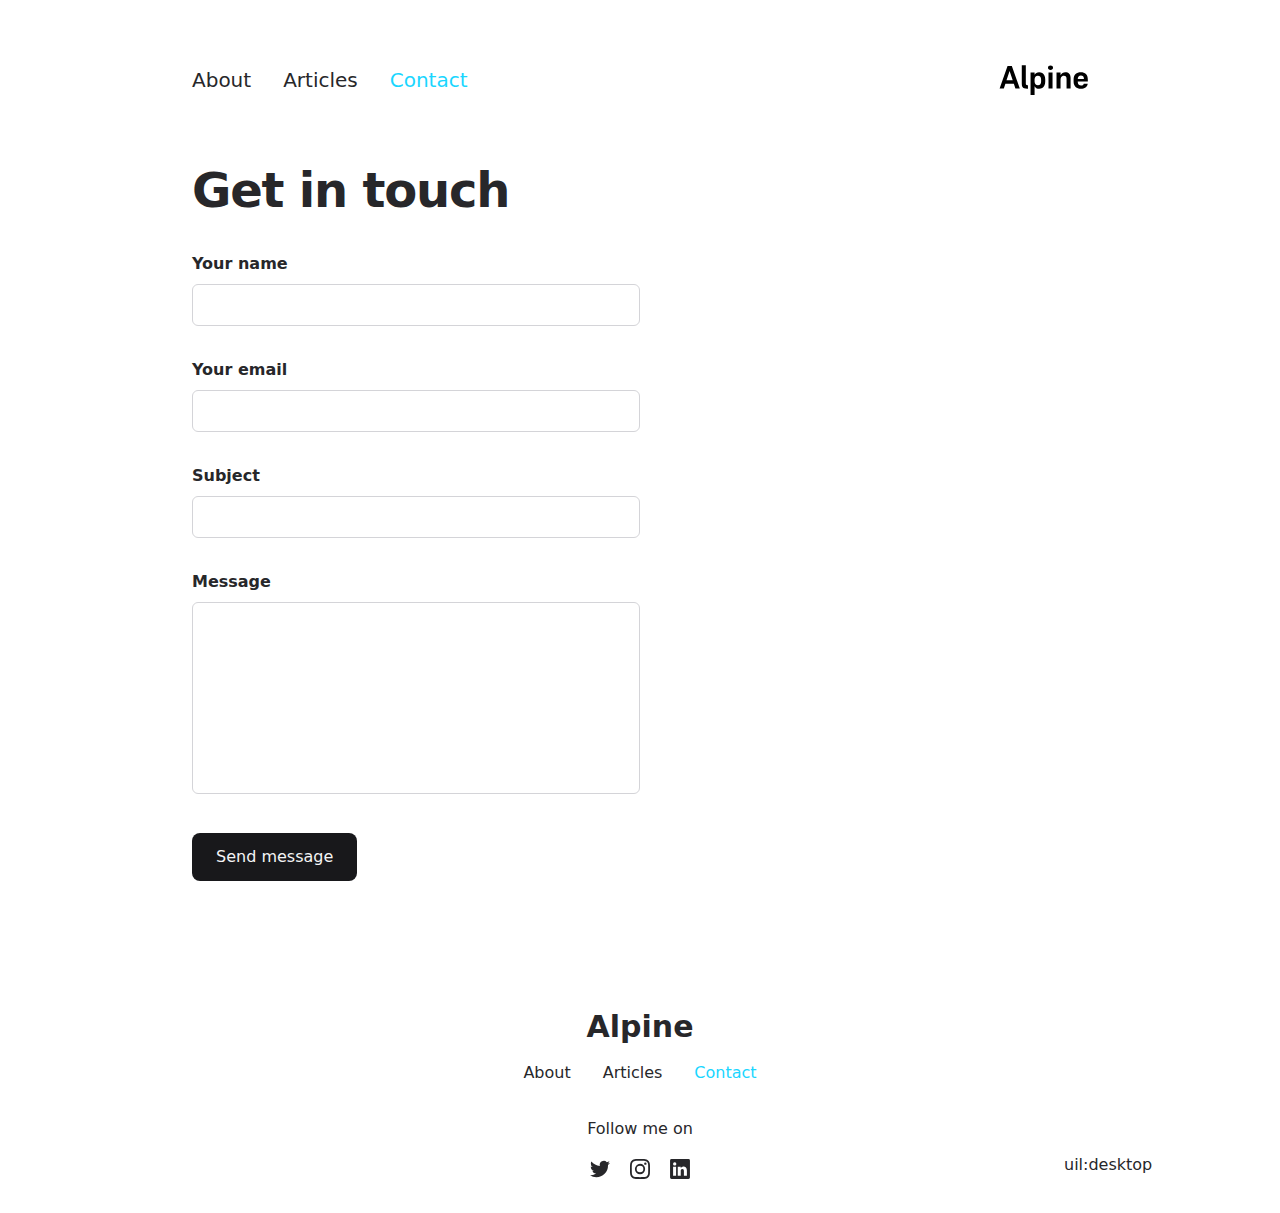
<file: contact/index.html>
<!DOCTYPE html><html lang="en"><head><meta charset="utf-8">
<meta name="viewport" content="width=device-width, initial-scale=1">
<title>Contact</title>
<meta name="twitter:card" content="summary_large_image">
<meta name="description" content="The minimalist blog theme">
<meta property="og:description" content="The minimalist blog theme">
<meta property="og:image" content="/social-card-preview.png">
<meta property="og:image:width" content="400">
<meta property="og:image:height" content="300">
<meta property="og:image:alt" content="An image showcasing my project.">
<meta property="og:title" content="Contact">
<link rel="preload" as="fetch" crossorigin="anonymous" href="/contact/_payload.json">
<link rel="stylesheet" href="/_nuxt/entry.yqTKp5hu.css">
<link rel="stylesheet" href="/_nuxt/DocumentDrivenNotFound.OXtTCffN.css">
<link rel="stylesheet" href="/_nuxt/ProseH1.gQ3hqBEO.css">
<link rel="stylesheet" href="/_nuxt/ContactForm.C3kQDvjk.css">
<link rel="stylesheet" href="/_nuxt/Input.7BiGRDlr.css">
<link rel="stylesheet" href="/_nuxt/Button.cxghBkx7.css">
<link rel="modulepreload" as="script" crossorigin href="/_nuxt/entry.3Ox0DlD2.js">
<link rel="modulepreload" as="script" crossorigin href="/_nuxt/NuxtImg.ZJh9iS4s.js">
<link rel="modulepreload" as="script" crossorigin href="/_nuxt/document-driven.EfyqGx7c.js">
<link rel="modulepreload" as="script" crossorigin href="/_nuxt/DocumentDrivenEmpty.QrO-dQtT.js">
<link rel="modulepreload" as="script" crossorigin href="/_nuxt/ContentRenderer.Zg_6v3VM.js">
<link rel="modulepreload" as="script" crossorigin href="/_nuxt/ContentRendererMarkdown.vue.hM-f7U4v.js">
<link rel="modulepreload" as="script" crossorigin href="/_nuxt/preview.KaFTzSW1.js">
<link rel="modulepreload" as="script" crossorigin href="/_nuxt/DocumentDrivenNotFound.dVLnWS8y.js">
<link rel="modulepreload" as="script" crossorigin href="/_nuxt/default.ODf64H_S.js">
<link rel="modulepreload" as="script" crossorigin href="/_nuxt/ContentRendererMarkdown.BEWWSPoL.js">
<link rel="modulepreload" as="script" crossorigin href="/_nuxt/ProseH1.AWgz6L96.js">
<link rel="modulepreload" as="script" crossorigin href="/_nuxt/ContactForm.rN76yOMv.js">
<link rel="modulepreload" as="script" crossorigin href="/_nuxt/Input.Jm7Fe8fV.js">
<link rel="modulepreload" as="script" crossorigin href="/_nuxt/Button.fsW-HQCW.js">
<link rel="prefetch" as="style" href="/_nuxt/article.RaJeq-y6.css">
<link rel="prefetch" as="style" href="/_nuxt/ProseA.Pmk7nWoU.css">
<link rel="prefetch" as="script" crossorigin href="/_nuxt/article.9kOU-Cwt.js">
<link rel="prefetch" as="script" crossorigin href="/_nuxt/ProseA.EGQ8ym5S.js">
<link rel="prefetch" as="script" crossorigin href="/_nuxt/date.3uOv5BcS.js">
<link rel="prefetch" as="script" crossorigin href="/_nuxt/page.jpyehYvh.js">
<link rel="prefetch" as="script" crossorigin href="/_nuxt/client-db.BwPbb-EW.js">
<link rel="prefetch" as="script" crossorigin href="/_nuxt/slugify.tdI90kHe.js">
<link rel="prefetch" as="style" href="/_nuxt/useStudio.tkaIHU1L.css">
<link rel="prefetch" as="script" crossorigin href="/_nuxt/useStudio.jxyqvTBt.js">
<link rel="prefetch" as="script" crossorigin href="/_nuxt/query.RnSuM-kd.js">
<link rel="prefetch" as="style" href="/_nuxt/error-404._LjjY-y0.css">
<link rel="prefetch" as="script" crossorigin href="/_nuxt/error-404.KOKEAE-6.js">
<link rel="prefetch" as="style" href="/_nuxt/error-500.Ke0_YfD7.css">
<link rel="prefetch" as="script" crossorigin href="/_nuxt/error-500.PpbiZk06.js">
<script type="module" src="/_nuxt/entry.3Ox0DlD2.js" crossorigin></script><style id="pinceau-runtime-hydratable">@media{.phy[--]{--puid:sZkIQQ-v;}.pv-GIRK15{max-width:var(--elements-container-maxWidth);padding-left:var(--elements-container-padding-mobile);padding-right:var(--elements-container-padding-mobile);}@media (min-width: 475px){.pv-GIRK15{padding-left:var(--elements-container-padding-xs);padding-right:var(--elements-container-padding-xs);}}@media (min-width: 640px){.pv-GIRK15{padding-left:var(--elements-container-padding-sm);padding-right:var(--elements-container-padding-sm);}}@media (min-width: 768px){.pv-GIRK15{padding-left:var(--elements-container-padding-md);padding-right:var(--elements-container-padding-md);}}} </style><style id="pinceau-theme">@media { :root {--pinceau-mq: initial; --alpine-readableLine: 68ch;--alpine-backdrop-backgroundColor: #f4f4f5b3;--prose-code-inline-padding: 0.2rem 0.375rem 0.2rem 0.375rem;--prose-code-block-backdropFilter: contrast(1);--prose-code-block-border-style: solid;--prose-code-block-border-width: 1px;--prose-tbody-tr-borderBottom-style: dashed;--prose-tbody-tr-borderBottom-width: 1px;--prose-th-textAlign: inherit;--prose-thead-borderBottom-style: solid;--prose-thead-borderBottom-width: 1px;--prose-thead-border-style: solid;--prose-thead-border-width: 0px;--prose-table-textAlign: start;--prose-hr-width: 1px;--prose-hr-style: solid;--prose-li-listStylePosition: outside;--prose-ol-li-markerColor: currentColor;--prose-ol-paddingInlineStart: 21px;--prose-ol-listStyleType: decimal;--prose-ul-li-markerColor: currentColor;--prose-ul-paddingInlineStart: 21px;--prose-ul-listStyleType: disc;--prose-blockquote-border-style: solid;--prose-blockquote-border-width: 4px;--prose-blockquote-quotes: '201C' '201D' '2018' '2019';--prose-blockquote-paddingInlineStart: 24px;--prose-a-code-color-hover: currentColor;--prose-a-code-color-static: currentColor;--prose-a-hasCode-borderBottom: none;--prose-a-border-distance: 2px;--prose-a-border-color-hover: currentColor;--prose-a-border-color-static: currentColor;--prose-a-border-style-hover: solid;--prose-a-border-style-static: dashed;--prose-a-border-width: 1px;--prose-a-color-static: inherit;--prose-a-textDecoration: none;--prose-h6-margin: 3rem 0 2rem;--prose-h5-margin: 3rem 0 2rem;--prose-h4-margin: 3rem 0 2rem;--prose-h3-margin: 3rem 0 2rem;--prose-h2-margin: 3rem 0 2rem;--prose-h1-margin: 0 0 2rem;--prose-p-fontSize: 18px;--typography-lead-loose: 2;--typography-lead-relaxed: 1.625;--typography-lead-normal: 1.5;--typography-lead-snug: 1.375;--typography-lead-tight: 1.25;--typography-lead-none: 1;--typography-lead-10: 2.5rem;--typography-lead-9: 2.25rem;--typography-lead-8: 2rem;--typography-lead-7: 1.75rem;--typography-lead-6: 1.5rem;--typography-lead-5: 1.25rem;--typography-lead-4: 1rem;--typography-lead-3: .75rem;--typography-lead-2: .5rem;--typography-lead-1: .025rem;--typography-fontWeight-black: 900;--typography-fontWeight-extrabold: 800;--typography-fontWeight-bold: 700;--typography-fontWeight-semibold: 600;--typography-fontWeight-medium: 500;--typography-fontWeight-normal: 400;--typography-fontWeight-light: 300;--typography-fontWeight-extralight: 200;--typography-fontWeight-thin: 100;--typography-fontSize-9xl: 128px;--typography-fontSize-8xl: 96px;--typography-fontSize-7xl: 72px;--typography-fontSize-6xl: 60px;--typography-fontSize-5xl: 48px;--typography-fontSize-4xl: 36px;--typography-fontSize-3xl: 30px;--typography-fontSize-2xl: 24px;--typography-fontSize-xl: 20px;--typography-fontSize-lg: 18px;--typography-fontSize-base: 16px;--typography-fontSize-sm: 14px;--typography-fontSize-xs: 12px;--typography-letterSpacing-wide: 0.025em;--typography-letterSpacing-tight: -0.025em;--typography-verticalMargin-base: 24px;--typography-verticalMargin-sm: 16px;--elements-border-secondary-hover: [object Object];--elements-backdrop-background: #fffc;--elements-backdrop-filter: saturate(200%) blur(20px);--elements-container-maxWidth: 64rem;--lead-loose: 2;--lead-relaxed: 1.625;--lead-normal: 1.5;--lead-snug: 1.375;--lead-tight: 1.25;--lead-none: 1;--lead-10: 2.5rem;--lead-9: 2.25rem;--lead-8: 2rem;--lead-7: 1.75rem;--lead-6: 1.5rem;--lead-5: 1.25rem;--lead-4: 1rem;--lead-3: .75rem;--lead-2: .5rem;--lead-1: .025rem;--letterSpacing-widest: 0.1em;--letterSpacing-wider: 0.05em;--letterSpacing-wide: 0.025em;--letterSpacing-normal: 0em;--letterSpacing-tight: -0.025em;--letterSpacing-tighter: -0.05em;--fontSize-9xl: 8rem;--fontSize-8xl: 6rem;--fontSize-7xl: 4.5rem;--fontSize-6xl: 3.75rem;--fontSize-5xl: 3rem;--fontSize-4xl: 2.25rem;--fontSize-3xl: 1.875rem;--fontSize-2xl: 1.5rem;--fontSize-xl: 1.25rem;--fontSize-lg: 1.125rem;--fontSize-base: 1rem;--fontSize-sm: 0.875rem;--fontSize-xs: 0.75rem;--fontWeight-black: 900;--fontWeight-extrabold: 800;--fontWeight-bold: 700;--fontWeight-semibold: 600;--fontWeight-medium: 500;--fontWeight-normal: 400;--fontWeight-light: 300;--fontWeight-extralight: 200;--fontWeight-thin: 100;--font-mono: ui-monospace, SFMono-Regular, Menlo, Monaco, Consolas, Liberation Mono, Courier New, monospace;--font-serif: ui-serif, Georgia, Cambria, Times New Roman, Times, serif;--font-sans: ui-sans-serif, system-ui, -apple-system, BlinkMacSystemFont, Segoe UI, Roboto, Helvetica Neue, Arial, Noto Sans, sans-serif, Apple Color Emoji, Segoe UI Emoji, Segoe UI Symbol, Noto Color Emoji;--opacity-total: 1;--opacity-high: 0.8;--opacity-medium: 0.5;--opacity-soft: 0.3;--opacity-light: 0.15;--opacity-bright: 0.1;--opacity-noOpacity: 0;--borderWidth-lg: 3px;--borderWidth-md: 2px;--borderWidth-sm: 1px;--borderWidth-noBorder: 0;--space-rem-875: 0.875rem;--space-rem-625: 0.625rem;--space-rem-375: 0.375rem;--space-rem-125: 0.125rem;--space-px: 1px;--space-128: 32rem;--space-96: 24rem;--space-80: 20rem;--space-72: 18rem;--space-64: 16rem;--space-60: 15rem;--space-56: 14rem;--space-52: 13rem;--space-48: 12rem;--space-44: 11rem;--space-40: 10rem;--space-36: 9rem;--space-32: 8rem;--space-28: 7rem;--space-24: 6rem;--space-20: 5rem;--space-16: 4rem;--space-14: 3.5rem;--space-12: 3rem;--space-11: 2.75rem;--space-10: 2.5rem;--space-9: 2.25rem;--space-8: 2rem;--space-7: 1.75rem;--space-6: 1.5rem;--space-5: 1.25rem;--space-4: 1rem;--space-3: 0.75rem;--space-2: 0.5rem;--space-1: 0.25rem;--space-0: 0px;--size-full: 100%;--size-7xl: 80rem;--size-6xl: 72rem;--size-5xl: 64rem;--size-4xl: 56rem;--size-3xl: 48rem;--size-2xl: 42rem;--size-xl: 36rem;--size-lg: 32rem;--size-md: 28rem;--size-sm: 24rem;--size-xs: 20rem;--size-200: 200px;--size-104: 104px;--size-80: 80px;--size-64: 64px;--size-56: 56px;--size-48: 48px;--size-40: 40px;--size-32: 32px;--size-24: 24px;--size-20: 20px;--size-16: 16px;--size-12: 12px;--size-8: 8px;--size-6: 6px;--size-4: 4px;--size-2: 2px;--size-0: 0px;--radii-full: 9999px;--radii-3xl: 1.75rem;--radii-2xl: 1.5rem;--radii-xl: 1rem;--radii-lg: 0.75rem;--radii-md: 0.5rem;--radii-sm: 0.375rem;--radii-xs: 0.25rem;--radii-2xs: 0.125rem;--radii-none: 0px;--shadow-none: 0px 0px 0px 0px transparent;--shadow-lg: 0px 10px 15px -3px #000000, 0px 4px 6px -4px #000000;--shadow-md: 0px 4px 6px -1px #000000, 0px 2px 4px -2px #000000;--shadow-sm: 0px 1px 3px 0px #000000, 0px 1px 2px -1px #000000;--shadow-xs: 0px 1px 2px 0px #000000;--height-screen: 100vh;--width-screen: 100vw;--color-primary-900: #002e38;--color-primary-800: #005c70;--color-primary-700: #008aa9;--color-primary-600: #00b9e1;--color-primary-500: #1ad6ff;--color-primary-400: #40ddff;--color-primary-300: #66e4ff;--color-primary-200: #8deaff;--color-primary-100: #b3f1ff;--color-primary-50: #d9f8ff;--color-ruby-900: #380011;--color-ruby-800: #700021;--color-ruby-700: #a90032;--color-ruby-600: #e10043;--color-ruby-500: #ff1a5e;--color-ruby-400: #ff4079;--color-ruby-300: #ff6694;--color-ruby-200: #ff8dae;--color-ruby-100: #ffb3c9;--color-ruby-50: #ffd9e4;--color-pink-900: #380025;--color-pink-800: #70004b;--color-pink-700: #a90070;--color-pink-600: #e10095;--color-pink-500: #ff1ab2;--color-pink-400: #ff40bf;--color-pink-300: #ff66cc;--color-pink-200: #ff8dd8;--color-pink-100: #ffb3e5;--color-pink-50: #ffd9f2;--color-purple-900: #190038;--color-purple-800: #330070;--color-purple-700: #4c00a9;--color-purple-600: #6500e1;--color-purple-500: #811aff;--color-purple-400: #9640ff;--color-purple-300: #ab66ff;--color-purple-200: #c08dff;--color-purple-100: #d5b3ff;--color-purple-50: #ead9ff;--color-royalblue-900: #0b0531;--color-royalblue-800: #160a62;--color-royalblue-700: #211093;--color-royalblue-600: #2c15c4;--color-royalblue-500: #4127e8;--color-royalblue-400: #614bec;--color-royalblue-300: #806ff0;--color-royalblue-200: #a093f3;--color-royalblue-100: #c0b7f7;--color-royalblue-50: #dfdbfb;--color-indigoblue-900: #001238;--color-indigoblue-800: #002370;--color-indigoblue-700: #0035a9;--color-indigoblue-600: #0047e1;--color-indigoblue-500: #1a62ff;--color-indigoblue-400: #407cff;--color-indigoblue-300: #6696ff;--color-indigoblue-200: #8db0ff;--color-indigoblue-100: #b3cbff;--color-indigoblue-50: #d9e5ff;--color-blue-900: #002438;--color-blue-800: #004870;--color-blue-700: #006ca9;--color-blue-600: #0090e1;--color-blue-500: #1aadff;--color-blue-400: #40bbff;--color-blue-300: #66c8ff;--color-blue-200: #8dd6ff;--color-blue-100: #b3e4ff;--color-blue-50: #d9f1ff;--color-lightblue-900: #002e38;--color-lightblue-800: #005c70;--color-lightblue-700: #008aa9;--color-lightblue-600: #00b9e1;--color-lightblue-500: #1ad6ff;--color-lightblue-400: #40ddff;--color-lightblue-300: #66e4ff;--color-lightblue-200: #8deaff;--color-lightblue-100: #b3f1ff;--color-lightblue-50: #d9f8ff;--color-teal-900: #062a28;--color-teal-800: #0b544f;--color-teal-700: #117d77;--color-teal-600: #16a79e;--color-teal-500: #1cd1c6;--color-teal-400: #36e4da;--color-teal-300: #5fe9e1;--color-teal-200: #87efe9;--color-teal-100: #aff4f0;--color-teal-50: #d7faf8;--color-pear-900: #2a2b09;--color-pear-800: #545512;--color-pear-700: #7e801b;--color-pear-600: #a8aa24;--color-pear-500: #d0d32f;--color-pear-400: #d8da52;--color-pear-300: #e0e274;--color-pear-200: #e8e997;--color-pear-100: #eff0ba;--color-pear-50: #f7f8dc;--color-red-900: #380300;--color-red-800: #700700;--color-red-700: #a90a00;--color-red-600: #e10e00;--color-red-500: #ff281a;--color-red-400: #ff4c40;--color-red-300: #ff7066;--color-red-200: #ff948d;--color-red-100: #ffb7b3;--color-red-50: #ffdbd9;--color-orange-900: #381800;--color-orange-800: #702f00;--color-orange-700: #a94700;--color-orange-600: #e15e00;--color-orange-500: #ff7a1a;--color-orange-400: #ff9040;--color-orange-300: #ffa666;--color-orange-200: #ffbd8d;--color-orange-100: #ffd3b3;--color-orange-50: #ffe9d9;--color-yellow-900: #362b03;--color-yellow-800: #6d5605;--color-yellow-700: #a38108;--color-yellow-600: #daac0a;--color-yellow-500: #f5c828;--color-yellow-400: #f7d14c;--color-yellow-300: #f8da70;--color-yellow-200: #fae393;--color-yellow-100: #fcedb7;--color-yellow-50: #fdf6db;--color-green-900: #003f25;--color-green-800: #005e38;--color-green-700: #007e4a;--color-green-600: #009d5d;--color-green-500: #00bd6f;--color-green-400: #00dc82;--color-green-300: #30ffaa;--color-green-200: #83ffcc;--color-green-100: #acffdd;--color-green-50: #d6ffee;--color-gray-900: #18181B;--color-gray-800: #27272A;--color-gray-700: #3f3f46;--color-gray-600: #52525B;--color-gray-500: #71717A;--color-gray-400: #a1a1aa;--color-gray-300: #D4d4d8;--color-gray-200: #e4e4e7;--color-gray-100: #f4f4f5;--color-gray-50: #fafafa;--color-black: #0c0c0d;--color-white: #FFFFFF;--media-portrait: only screen and (orientation: portrait);--media-landscape: only screen and (orientation: landscape);--media-rm: (prefers-reduced-motion: reduce);--media-2xl: (min-width: 1536px);--media-xl: (min-width: 1280px);--media-lg: (min-width: 1024px);--media-md: (min-width: 768px);--media-sm: (min-width: 640px);--media-xs: (min-width: 475px);--alpine-body-color: var(--color-gray-800);--alpine-body-backgroundColor: var(--color-white);--prose-code-inline-fontWeight: var(--typography-fontWeight-normal);--prose-code-inline-fontSize: var(--typography-fontSize-sm);--prose-code-inline-borderRadius: var(--radii-xs);--prose-code-block-pre-padding: var(--typography-verticalMargin-sm);--prose-code-block-margin: var(--typography-verticalMargin-base) 0;--prose-code-block-fontSize: var(--typography-fontSize-sm);--prose-tbody-code-inline-fontSize: var(--typography-fontSize-sm);--prose-tbody-td-padding: var(--typography-verticalMargin-sm);--prose-th-fontWeight: var(--typography-fontWeight-semibold);--prose-th-padding: 0 var(--typography-verticalMargin-sm) var(--typography-verticalMargin-sm) var(--typography-verticalMargin-sm);--prose-table-lineHeight: var(--typography-lead-6);--prose-table-fontSize: var(--typography-fontSize-sm);--prose-table-margin: var(--typography-verticalMargin-base) 0;--prose-hr-margin: var(--typography-verticalMargin-base) 0;--prose-li-margin: var(--typography-verticalMargin-sm) 0;--prose-ol-margin: var(--typography-verticalMargin-base) 0;--prose-ul-margin: var(--typography-verticalMargin-base) 0;--prose-blockquote-margin: var(--typography-verticalMargin-base) 0;--prose-a-code-border-style: var(--prose-a-border-style-static);--prose-a-code-border-width: var(--prose-a-border-width);--prose-a-fontWeight: var(--typography-fontWeight-medium);--prose-img-margin: var(--typography-verticalMargin-base) 0;--prose-strong-fontWeight: var(--typography-fontWeight-semibold);--prose-h6-iconSize: var(--typography-fontSize-base);--prose-h6-fontWeight: var(--typography-fontWeight-semibold);--prose-h6-lineHeight: var(--typography-lead-normal);--prose-h6-fontSize: var(--typography-fontSize-lg);--prose-h5-iconSize: var(--typography-fontSize-lg);--prose-h5-fontWeight: var(--typography-fontWeight-semibold);--prose-h5-lineHeight: var(--typography-lead-snug);--prose-h5-fontSize: var(--typography-fontSize-xl);--prose-h4-iconSize: var(--typography-fontSize-lg);--prose-h4-letterSpacing: var(--typography-letterSpacing-tight);--prose-h4-fontWeight: var(--typography-fontWeight-semibold);--prose-h4-lineHeight: var(--typography-lead-snug);--prose-h4-fontSize: var(--typography-fontSize-2xl);--prose-h3-iconSize: var(--typography-fontSize-xl);--prose-h3-letterSpacing: var(--typography-letterSpacing-tight);--prose-h3-fontWeight: var(--typography-fontWeight-semibold);--prose-h3-lineHeight: var(--typography-lead-snug);--prose-h3-fontSize: var(--typography-fontSize-3xl);--prose-h2-iconSize: var(--typography-fontSize-2xl);--prose-h2-letterSpacing: var(--typography-letterSpacing-tight);--prose-h2-fontWeight: var(--typography-fontWeight-semibold);--prose-h2-lineHeight: var(--typography-lead-tight);--prose-h2-fontSize: var(--typography-fontSize-4xl);--prose-h1-iconSize: var(--typography-fontSize-3xl);--prose-h1-letterSpacing: var(--typography-letterSpacing-tight);--prose-h1-fontWeight: var(--typography-fontWeight-bold);--prose-h1-lineHeight: var(--typography-lead-tight);--prose-h1-fontSize: var(--typography-fontSize-5xl);--prose-p-br-margin: var(--typography-verticalMargin-base) 0 0 0;--prose-p-margin: var(--typography-verticalMargin-base) 0;--prose-p-lineHeight: var(--typography-lead-normal);--typography-color-primary-900: var(--color-primary-900);--typography-color-primary-800: var(--color-primary-800);--typography-color-primary-700: var(--color-primary-700);--typography-color-primary-600: var(--color-primary-600);--typography-color-primary-500: var(--color-primary-500);--typography-color-primary-400: var(--color-primary-400);--typography-color-primary-300: var(--color-primary-300);--typography-color-primary-200: var(--color-primary-200);--typography-color-primary-100: var(--color-primary-100);--typography-color-primary-50: var(--color-primary-50);--typography-font-code: var(--font-mono);--typography-font-body: var(--font-sans);--typography-font-display: var(--font-sans);--typography-body-backgroundColor: var(--color-white);--typography-body-color: var(--color-black);--elements-state-danger-borderColor-secondary: var(--color-red-200);--elements-state-danger-borderColor-primary: var(--color-red-100);--elements-state-danger-backgroundColor-secondary: var(--color-red-100);--elements-state-danger-backgroundColor-primary: var(--color-red-50);--elements-state-danger-color-secondary: var(--color-red-600);--elements-state-danger-color-primary: var(--color-red-500);--elements-state-warning-borderColor-secondary: var(--color-yellow-200);--elements-state-warning-borderColor-primary: var(--color-yellow-100);--elements-state-warning-backgroundColor-secondary: var(--color-yellow-100);--elements-state-warning-backgroundColor-primary: var(--color-yellow-50);--elements-state-warning-color-secondary: var(--color-yellow-700);--elements-state-warning-color-primary: var(--color-yellow-600);--elements-state-success-borderColor-secondary: var(--color-green-200);--elements-state-success-borderColor-primary: var(--color-green-100);--elements-state-success-backgroundColor-secondary: var(--color-green-100);--elements-state-success-backgroundColor-primary: var(--color-green-50);--elements-state-success-color-secondary: var(--color-green-600);--elements-state-success-color-primary: var(--color-green-500);--elements-state-info-borderColor-secondary: var(--color-blue-200);--elements-state-info-borderColor-primary: var(--color-blue-100);--elements-state-info-backgroundColor-secondary: var(--color-blue-100);--elements-state-info-backgroundColor-primary: var(--color-blue-50);--elements-state-info-color-secondary: var(--color-blue-600);--elements-state-info-color-primary: var(--color-blue-500);--elements-state-primary-borderColor-secondary: var(--color-primary-200);--elements-state-primary-borderColor-primary: var(--color-primary-100);--elements-state-primary-backgroundColor-secondary: var(--color-primary-100);--elements-state-primary-backgroundColor-primary: var(--color-primary-50);--elements-state-primary-color-secondary: var(--color-primary-700);--elements-state-primary-color-primary: var(--color-primary-600);--elements-surface-secondary-backgroundColor: var(--color-gray-200);--elements-surface-primary-backgroundColor: var(--color-gray-100);--elements-surface-background-base: var(--color-gray-100);--elements-border-secondary-static: var(--color-gray-200);--elements-border-primary-hover: var(--color-gray-200);--elements-border-primary-static: var(--color-gray-100);--elements-container-padding-md: var(--space-16);--elements-container-padding-sm: var(--space-12);--elements-container-padding-xs: var(--space-8);--elements-container-padding-mobile: var(--space-6);--elements-text-secondary-color-hover: var(--color-gray-700);--elements-text-secondary-color-static: var(--color-gray-500);--elements-text-primary-color-static: var(--color-gray-900);--text-6xl-lineHeight: var(--lead-none);--text-6xl-fontSize: var(--fontSize-6xl);--text-5xl-lineHeight: var(--lead-none);--text-5xl-fontSize: var(--fontSize-5xl);--text-4xl-lineHeight: var(--lead-10);--text-4xl-fontSize: var(--fontSize-4xl);--text-3xl-lineHeight: var(--lead-9);--text-3xl-fontSize: var(--fontSize-3xl);--text-2xl-lineHeight: var(--lead-8);--text-2xl-fontSize: var(--fontSize-2xl);--text-xl-lineHeight: var(--lead-7);--text-xl-fontSize: var(--fontSize-xl);--text-lg-lineHeight: var(--lead-7);--text-lg-fontSize: var(--fontSize-lg);--text-base-lineHeight: var(--lead-6);--text-base-fontSize: var(--fontSize-base);--text-sm-lineHeight: var(--lead-5);--text-sm-fontSize: var(--fontSize-sm);--text-xs-lineHeight: var(--lead-4);--text-xs-fontSize: var(--fontSize-xs);--shadow-2xl: 0px 25px 50px -12px var(--color-gray-900);--shadow-xl: 0px 20px 25px -5px var(--color-gray-400), 0px 8px 10px -6px #000000;--color-secondary-900: var(--color-gray-900);--color-secondary-800: var(--color-gray-800);--color-secondary-700: var(--color-gray-700);--color-secondary-600: var(--color-gray-600);--color-secondary-500: var(--color-gray-500);--color-secondary-400: var(--color-gray-400);--color-secondary-300: var(--color-gray-300);--color-secondary-200: var(--color-gray-200);--color-secondary-100: var(--color-gray-100);--color-secondary-50: var(--color-gray-50);--prose-a-code-background-hover: var(--typography-color-primary-50);--prose-a-code-border-color-hover: var(--typography-color-primary-500);--prose-a-color-hover: var(--typography-color-primary-500);--typography-color-secondary-900: var(--color-secondary-900);--typography-color-secondary-800: var(--color-secondary-800);--typography-color-secondary-700: var(--color-secondary-700);--typography-color-secondary-600: var(--color-secondary-600);--typography-color-secondary-500: var(--color-secondary-500);--typography-color-secondary-400: var(--color-secondary-400);--typography-color-secondary-300: var(--color-secondary-300);--typography-color-secondary-200: var(--color-secondary-200);--typography-color-secondary-100: var(--color-secondary-100);--typography-color-secondary-50: var(--color-secondary-50);--prose-code-inline-backgroundColor: var(--typography-color-secondary-100);--prose-code-inline-color: var(--typography-color-secondary-700);--prose-code-block-backgroundColor: var(--typography-color-secondary-100);--prose-code-block-color: var(--typography-color-secondary-700);--prose-code-block-border-color: var(--typography-color-secondary-200);--prose-tbody-tr-borderBottom-color: var(--typography-color-secondary-200);--prose-th-color: var(--typography-color-secondary-600);--prose-thead-borderBottom-color: var(--typography-color-secondary-200);--prose-thead-border-color: var(--typography-color-secondary-300);--prose-hr-color: var(--typography-color-secondary-200);--prose-blockquote-border-color: var(--typography-color-secondary-200);--prose-blockquote-color: var(--typography-color-secondary-500);--prose-a-code-border-color-static: var(--typography-color-secondary-400); } }@media { :root.dark {--pinceau-mq: dark; --alpine-backdrop-backgroundColor: #18181bb3;--prose-code-block-backdropFilter: contrast(1);--prose-ol-li-markerColor: currentColor;--prose-ul-li-markerColor: currentColor;--prose-a-code-color-hover: currentColor;--prose-a-code-color-static: currentColor;--prose-a-border-color-hover: currentColor;--prose-a-border-color-static: currentColor;--prose-a-color-static: inherit;--elements-backdrop-background: #0c0d0ccc;--alpine-body-color: var(--color-gray-200);--alpine-body-backgroundColor: var(--color-black);--typography-body-backgroundColor: var(--color-black);--typography-body-color: var(--color-white);--elements-state-danger-borderColor-secondary: var(--color-red-700);--elements-state-danger-borderColor-primary: var(--color-red-800);--elements-state-danger-backgroundColor-secondary: var(--color-red-800);--elements-state-danger-backgroundColor-primary: var(--color-red-900);--elements-state-danger-color-secondary: var(--color-red-200);--elements-state-danger-color-primary: var(--color-red-300);--elements-state-warning-borderColor-secondary: var(--color-yellow-700);--elements-state-warning-borderColor-primary: var(--color-yellow-800);--elements-state-warning-backgroundColor-secondary: var(--color-yellow-800);--elements-state-warning-backgroundColor-primary: var(--color-yellow-900);--elements-state-warning-color-secondary: var(--color-yellow-200);--elements-state-warning-color-primary: var(--color-yellow-400);--elements-state-success-borderColor-secondary: var(--color-green-700);--elements-state-success-borderColor-primary: var(--color-green-800);--elements-state-success-backgroundColor-secondary: var(--color-green-800);--elements-state-success-backgroundColor-primary: var(--color-green-900);--elements-state-success-color-secondary: var(--color-green-200);--elements-state-success-color-primary: var(--color-green-400);--elements-state-info-borderColor-secondary: var(--color-blue-700);--elements-state-info-borderColor-primary: var(--color-blue-800);--elements-state-info-backgroundColor-secondary: var(--color-blue-800);--elements-state-info-backgroundColor-primary: var(--color-blue-900);--elements-state-info-color-secondary: var(--color-blue-200);--elements-state-info-color-primary: var(--color-blue-400);--elements-state-primary-borderColor-secondary: var(--color-primary-700);--elements-state-primary-borderColor-primary: var(--color-primary-800);--elements-state-primary-backgroundColor-secondary: var(--color-primary-800);--elements-state-primary-backgroundColor-primary: var(--color-primary-900);--elements-state-primary-color-secondary: var(--color-primary-200);--elements-state-primary-color-primary: var(--color-primary-400);--elements-surface-secondary-backgroundColor: var(--color-gray-800);--elements-surface-primary-backgroundColor: var(--color-gray-900);--elements-surface-background-base: var(--color-gray-900);--elements-border-secondary-static: var(--color-gray-800);--elements-border-primary-hover: var(--color-gray-800);--elements-border-primary-static: var(--color-gray-900);--elements-text-secondary-color-hover: var(--color-gray-200);--elements-text-secondary-color-static: var(--color-gray-400);--elements-text-primary-color-static: var(--color-gray-50);--prose-a-code-background-hover: var(--typography-color-primary-900);--prose-a-code-border-color-hover: var(--typography-color-primary-600);--prose-a-color-hover: var(--typography-color-primary-400);--prose-code-inline-backgroundColor: var(--typography-color-secondary-800);--prose-code-inline-color: var(--typography-color-secondary-200);--prose-code-block-backgroundColor: var(--typography-color-secondary-900);--prose-code-block-color: var(--typography-color-secondary-200);--prose-code-block-border-color: var(--typography-color-secondary-800);--prose-tbody-tr-borderBottom-color: var(--typography-color-secondary-800);--prose-th-color: var(--typography-color-secondary-400);--prose-thead-borderBottom-color: var(--typography-color-secondary-800);--prose-thead-border-color: var(--typography-color-secondary-600);--prose-hr-color: var(--typography-color-secondary-800);--prose-blockquote-border-color: var(--typography-color-secondary-700);--prose-blockquote-color: var(--typography-color-secondary-400);--prose-a-code-border-color-static: var(--typography-color-secondary-600); } }</style><script>"use strict";(()=>{const a=window,e=document.documentElement,m=["dark","light"],c=window&&window.localStorage&&window.localStorage.getItem&&window.localStorage.getItem("nuxt-color-mode")||"system";let n=c==="system"?d():c;const l=e.getAttribute("data-color-mode-forced");l&&(n=l),i(n),a["__NUXT_COLOR_MODE__"]={preference:c,value:n,getColorScheme:d,addColorScheme:i,removeColorScheme:f};function i(o){const t=""+o+"",s="";e.classList?e.classList.add(t):e.className+=" "+t,s&&e.setAttribute("data-"+s,o)}function f(o){const t=""+o+"",s="";e.classList?e.classList.remove(t):e.className=e.className.replace(new RegExp(t,"g"),""),s&&e.removeAttribute("data-"+s)}function r(o){return a.matchMedia("(prefers-color-scheme"+o+")")}function d(){if(a.matchMedia&&r("").media!=="not all"){for(const o of m)if(r(":"+o).matches)return o}return"light"}})();
</script></head><body><div id="__nuxt"><div class="container pv-GIRK15 pc-sZkIQQ app-layout" data-v-98f697d4 data-v-65048bf3><!--[--><div class="nuxt-progress" style="width:0%;height:3px;opacity:0;background-size:Infinity% auto;" data-v-98f697d4></div><header class="right" data-v-98f697d4 data-v-6ef6e078><div class="menu" data-v-6ef6e078><button aria-label="Navigation Menu" data-v-6ef6e078><svg width="24" height="24" viewBox="0 0 68 68" fill="currentColor" xmlns="http://www.w3.org/2000/svg" data-v-6ef6e078><path d="M8 34C8 32.1362 8 31.2044 8.30448 30.4693C8.71046 29.4892 9.48915 28.7105 10.4693 28.3045C11.2044 28 12.1362 28 14 28C15.8638 28 16.7956 28 17.5307 28.3045C18.5108 28.7105 19.2895 29.4892 19.6955 30.4693C20 31.2044 20 32.1362 20 34C20 35.8638 20 36.7956 19.6955 37.5307C19.2895 38.5108 18.5108 39.2895 17.5307 39.6955C16.7956 40 15.8638 40 14 40C12.1362 40 11.2044 40 10.4693 39.6955C9.48915 39.2895 8.71046 38.5108 8.30448 37.5307C8 36.7956 8 35.8638 8 34Z" data-v-6ef6e078></path><path d="M28 34C28 32.1362 28 31.2044 28.3045 30.4693C28.7105 29.4892 29.4892 28.7105 30.4693 28.3045C31.2044 28 32.1362 28 34 28C35.8638 28 36.7956 28 37.5307 28.3045C38.5108 28.7105 39.2895 29.4892 39.6955 30.4693C40 31.2044 40 32.1362 40 34C40 35.8638 40 36.7956 39.6955 37.5307C39.2895 38.5108 38.5108 39.2895 37.5307 39.6955C36.7956 40 35.8638 40 34 40C32.1362 40 31.2044 40 30.4693 39.6955C29.4892 39.2895 28.7105 38.5108 28.3045 37.5307C28 36.7956 28 35.8638 28 34Z" data-v-6ef6e078></path><path d="M48 34C48 32.1362 48 31.2044 48.3045 30.4693C48.7105 29.4892 49.4892 28.7105 50.4693 28.3045C51.2044 28 52.1362 28 54 28C55.8638 28 56.7956 28 57.5307 28.3045C58.5108 28.7105 59.2895 29.4892 59.6955 30.4693C60 31.2044 60 32.1362 60 34C60 35.8638 60 36.7956 59.6955 37.5307C59.2895 38.5108 58.5108 39.2895 57.5307 39.6955C56.7956 40 55.8638 40 54 40C52.1362 40 51.2044 40 50.4693 39.6955C49.4892 39.2895 48.7105 38.5108 48.3045 37.5307C48 36.7956 48 35.8638 48 34Z" data-v-6ef6e078></path></svg></button></div><div class="overlay" data-v-6ef6e078><nav data-v-6ef6e078 data-v-81b87d90><ul data-v-81b87d90><!--[--><li data-v-81b87d90><a href="/" class="" data-v-81b87d90><span class="underline-fx" data-v-81b87d90></span> About</a></li><li data-v-81b87d90><a href="/articles" class="" data-v-81b87d90><span class="underline-fx" data-v-81b87d90></span> Articles</a></li><li data-v-81b87d90><a aria-current="page" href="/contact" class="router-link-active router-link-exact-active" data-v-81b87d90><span class="underline-fx" data-v-81b87d90></span> Contact</a></li><!--]--></ul></nav></div><div class="logo" data-v-6ef6e078><a href="/" class="" data-v-6ef6e078><img src="/logo-dark.svg" class="dark-img" alt="alpine" width="89" height="31" data-v-6ef6e078><img src="/logo.svg" class="light-img" alt="alpine" width="89" height="31" data-v-6ef6e078></a></div><div class="main-nav" data-v-6ef6e078><nav data-v-6ef6e078 data-v-81b87d90><ul data-v-81b87d90><!--[--><li data-v-81b87d90><a href="/" class="" data-v-81b87d90><span class="underline-fx" data-v-81b87d90></span> About</a></li><li data-v-81b87d90><a href="/articles" class="" data-v-81b87d90><span class="underline-fx" data-v-81b87d90></span> Articles</a></li><li data-v-81b87d90><a aria-current="page" href="/contact" class="router-link-active router-link-exact-active" data-v-81b87d90><span class="underline-fx" data-v-81b87d90></span> Contact</a></li><!--]--></ul></nav></div></header><!--[--><div class="document-driven-page"><main><!--[--><div><h1 id="get-in-touch" data-v-00feaeaa><a aria-current="page" href="/contact#get-in-touch" class="router-link-active router-link-exact-active" data-v-00feaeaa><!--[-->Get in touch<!--]--><!----></a></h1><form class="contact-form" method="POST" action data-v-9eff3307><div class="inputs" data-v-9eff3307><!--[--><div data-v-9eff3307 data-v-94c27de1><label for="name" data-v-94c27de1>Your name</label><input id="name" name="name" value="" type="text" placeholder="" data-v-94c27de1></div><div data-v-9eff3307 data-v-94c27de1><label for="email" data-v-94c27de1>Your email</label><input id="email" name="email" value="" type="email" placeholder="" data-v-94c27de1></div><div data-v-9eff3307 data-v-94c27de1><label for="subject" data-v-94c27de1>Subject</label><input id="subject" name="subject" value="" type="text" placeholder="" data-v-94c27de1></div><div data-v-9eff3307 data-v-94c27de1><label for="message" data-v-94c27de1>Message</label><textarea id="message" name="message" type="textarea" placeholder="" data-v-94c27de1></textarea></div><!--]--></div><div data-v-9eff3307><button type="submit" disabled data-v-9eff3307 data-v-7887e0af><!--[-->Send message<!--]--></button></div></form></div><!--]--></main></div><!--]--><footer class="center" data-v-98f697d4 data-v-a2f17606><a href="https://www.github.com/nuxt-themes/alpine" rel="noopener noreferrer" class="credits" data-v-a2f17606>Alpine</a><div class="navigation" data-v-a2f17606><nav data-v-a2f17606 data-v-81b87d90><ul data-v-81b87d90><!--[--><li data-v-81b87d90><a href="/" class="" data-v-81b87d90><span class="underline-fx" data-v-81b87d90></span> About</a></li><li data-v-81b87d90><a href="/articles" class="" data-v-81b87d90><span class="underline-fx" data-v-81b87d90></span> Articles</a></li><li data-v-81b87d90><a aria-current="page" href="/contact" class="router-link-active router-link-exact-active" data-v-81b87d90><span class="underline-fx" data-v-81b87d90></span> Contact</a></li><!--]--></ul></nav></div><p class="message" data-v-a2f17606>Follow me on</p><div class="icons" data-v-a2f17606><div class="social" data-v-a2f17606><!--[--><a href="https://twitter.com/nuxtlabs" rel="noopener noreferrer" target="_blank" title="nuxtlabs" aria-label="nuxtlabs" data-v-86bf7393><svg xmlns="http://www.w3.org/2000/svg" xmlns:xlink="http://www.w3.org/1999/xlink" aria-hidden="true" role="img" class="icon" data-v-86bf7393 style="" width="1em" height="1em" viewBox="0 0 24 24" data-v-60a64bd7><path fill="currentColor" d="M22 5.8a8.49 8.49 0 0 1-2.36.64a4.13 4.13 0 0 0 1.81-2.27a8.21 8.21 0 0 1-2.61 1a4.1 4.1 0 0 0-7 3.74a11.64 11.64 0 0 1-8.45-4.29a4.16 4.16 0 0 0-.55 2.07a4.09 4.09 0 0 0 1.82 3.41a4.05 4.05 0 0 1-1.86-.51v.05a4.1 4.1 0 0 0 3.3 4a3.93 3.93 0 0 1-1.1.17a4.9 4.9 0 0 1-.77-.07a4.11 4.11 0 0 0 3.83 2.84A8.22 8.22 0 0 1 3 18.34a7.93 7.93 0 0 1-1-.06a11.57 11.57 0 0 0 6.29 1.85A11.59 11.59 0 0 0 20 8.45v-.53a8.43 8.43 0 0 0 2-2.12"/></svg></a><a href="https://instagram.com/atinuxt" rel="noopener noreferrer" target="_blank" title="atinuxt" aria-label="atinuxt" data-v-86bf7393><svg xmlns="http://www.w3.org/2000/svg" xmlns:xlink="http://www.w3.org/1999/xlink" aria-hidden="true" role="img" class="icon" data-v-86bf7393 style="" width="1em" height="1em" viewBox="0 0 24 24" data-v-60a64bd7><path fill="currentColor" d="M17.34 5.46a1.2 1.2 0 1 0 1.2 1.2a1.2 1.2 0 0 0-1.2-1.2m4.6 2.42a7.59 7.59 0 0 0-.46-2.43a4.94 4.94 0 0 0-1.16-1.77a4.7 4.7 0 0 0-1.77-1.15a7.3 7.3 0 0 0-2.43-.47C15.06 2 14.72 2 12 2s-3.06 0-4.12.06a7.3 7.3 0 0 0-2.43.47a4.78 4.78 0 0 0-1.77 1.15a4.7 4.7 0 0 0-1.15 1.77a7.3 7.3 0 0 0-.47 2.43C2 8.94 2 9.28 2 12s0 3.06.06 4.12a7.3 7.3 0 0 0 .47 2.43a4.7 4.7 0 0 0 1.15 1.77a4.78 4.78 0 0 0 1.77 1.15a7.3 7.3 0 0 0 2.43.47C8.94 22 9.28 22 12 22s3.06 0 4.12-.06a7.3 7.3 0 0 0 2.43-.47a4.7 4.7 0 0 0 1.77-1.15a4.85 4.85 0 0 0 1.16-1.77a7.59 7.59 0 0 0 .46-2.43c0-1.06.06-1.4.06-4.12s0-3.06-.06-4.12M20.14 16a5.61 5.61 0 0 1-.34 1.86a3.06 3.06 0 0 1-.75 1.15a3.19 3.19 0 0 1-1.15.75a5.61 5.61 0 0 1-1.86.34c-1 .05-1.37.06-4 .06s-3 0-4-.06a5.73 5.73 0 0 1-1.94-.3a3.27 3.27 0 0 1-1.1-.75a3 3 0 0 1-.74-1.15a5.54 5.54 0 0 1-.4-1.9c0-1-.06-1.37-.06-4s0-3 .06-4a5.54 5.54 0 0 1 .35-1.9A3 3 0 0 1 5 5a3.14 3.14 0 0 1 1.1-.8A5.73 5.73 0 0 1 8 3.86c1 0 1.37-.06 4-.06s3 0 4 .06a5.61 5.61 0 0 1 1.86.34a3.06 3.06 0 0 1 1.19.8a3.06 3.06 0 0 1 .75 1.1a5.61 5.61 0 0 1 .34 1.9c.05 1 .06 1.37.06 4s-.01 3-.06 4M12 6.87A5.13 5.13 0 1 0 17.14 12A5.12 5.12 0 0 0 12 6.87m0 8.46A3.33 3.33 0 1 1 15.33 12A3.33 3.33 0 0 1 12 15.33"/></svg></a><a href="https://www.linkedin.com/company/nuxtlabs" rel="noopener noreferrer" target="_blank" title="LinkedIn" aria-label="LinkedIn" data-v-86bf7393><svg xmlns="http://www.w3.org/2000/svg" xmlns:xlink="http://www.w3.org/1999/xlink" aria-hidden="true" role="img" class="icon" data-v-86bf7393 style="" width="1em" height="1em" viewBox="0 0 24 24" data-v-60a64bd7><path fill="currentColor" d="M20.47 2H3.53a1.45 1.45 0 0 0-1.47 1.43v17.14A1.45 1.45 0 0 0 3.53 22h16.94a1.45 1.45 0 0 0 1.47-1.43V3.43A1.45 1.45 0 0 0 20.47 2M8.09 18.74h-3v-9h3ZM6.59 8.48a1.56 1.56 0 1 1 0-3.12a1.57 1.57 0 1 1 0 3.12m12.32 10.26h-3v-4.83c0-1.21-.43-2-1.52-2A1.65 1.65 0 0 0 12.85 13a2 2 0 0 0-.1.73v5h-3v-9h3V11a3 3 0 0 1 2.71-1.5c2 0 3.45 1.29 3.45 4.06Z"/></svg></a><!--]--></div><div class="color-mode-switch" data-v-a2f17606><button aria-label="Color Mode" data-v-a2f17606 data-v-311dcc57><span data-v-311dcc57></span></button></div></div></footer><!--]--></div></div><script type="application/json" id="__NUXT_DATA__" data-ssr="true" data-src="/contact/_payload.json">[{"state":1,"once":92,"_errors":94,"serverRendered":65,"path":7,"prerenderedAt":96},["Reactive",2],{"$sdd-pages":3,"$sdd-surrounds":37,"$sdd-globals":61,"$scolor-mode":63,"$sdd-navigation":66,"$sicons":83},["ShallowRef",4],["ShallowReactive",5],{"/contact":6},{"_path":7,"_dir":8,"_draft":9,"_partial":9,"_locale":8,"title":10,"description":8,"layout":11,"body":12,"_type":32,"_id":33,"_source":34,"_file":35,"_extension":36},"/contact","",false,"Contact","default",{"type":13,"children":14,"toc":29},"root",[15,24],{"type":16,"tag":17,"props":18,"children":20},"element","h1",{"id":19},"get-in-touch",[21],{"type":22,"value":23},"text","Get in touch",{"type":16,"tag":25,"props":26,"children":28},"contact-form",{":fields":27},"[{\"type\":\"text\",\"name\":\"name\",\"label\":\"Your name\",\"required\":true},{\"type\":\"email\",\"name\":\"email\",\"label\":\"Your email\",\"required\":true},{\"type\":\"text\",\"name\":\"subject\",\"label\":\"Subject\",\"required\":false},{\"type\":\"textarea\",\"name\":\"message\",\"label\":\"Message\",\"required\":true}]",[],{"title":8,"searchDepth":30,"depth":30,"links":31},2,[],"markdown","content:3.contact.md","content","3.contact.md","md",["ShallowRef",38],["ShallowReactive",39],{"/contact":40},[41,47],{"_path":42,"_dir":8,"_draft":9,"_partial":9,"_locale":8,"title":43,"description":8,"layout":44,"_type":32,"_id":45,"_source":34,"_file":46,"_extension":36},"/articles","Articles","page","content:2.articles.md","2.articles.md",{"_path":48,"_dir":49,"_draft":9,"_partial":9,"_locale":8,"title":50,"description":51,"cover":52,"author":53,"date":57,"layout":58,"_type":32,"_id":59,"_source":34,"_file":60,"_extension":36},"/articles/get-started","articles","Get started with Alpine","Creating a blog with Alpine is a command away, as well as deploying to many platforms.","/articles/get-started.webp",{"name":54,"avatarUrl":55,"link":56},"Sébastien Chopin","https://pbs.twimg.com/profile_images/1042510623962275840/1Iw_Mvud_400x400.jpg","https://twitter.com/atinux","2022-08-23T00:00:00.000Z","article","content:articles:1.get-started.md","articles/1.get-started.md",["ShallowRef",62],{},{"preference":64,"value":64,"unknown":65,"forced":9},"system",true,[67,70,82],{"title":68,"_path":69,"layout":11},"About","/",{"title":43,"_path":42,"children":71,"layout":44},[72,73,76,79],{"title":50,"_path":48,"layout":58},{"title":74,"_path":75,"layout":58},"Configure Alpine","/articles/configure",{"title":77,"_path":78,"layout":58},"Write Articles","/articles/write-articles",{"title":80,"_path":81,"layout":58},"Customize Alpine","/articles/design-tokens",{"title":10,"_path":7,"layout":11},{"uil:twitter":84,"uil:instagram":88,"uil:linkedin":90},{"left":85,"top":85,"width":86,"height":86,"rotate":85,"vFlip":9,"hFlip":9,"body":87},0,24,"\u003Cpath fill=\"currentColor\" d=\"M22 5.8a8.49 8.49 0 0 1-2.36.64a4.13 4.13 0 0 0 1.81-2.27a8.21 8.21 0 0 1-2.61 1a4.1 4.1 0 0 0-7 3.74a11.64 11.64 0 0 1-8.45-4.29a4.16 4.16 0 0 0-.55 2.07a4.09 4.09 0 0 0 1.82 3.41a4.05 4.05 0 0 1-1.86-.51v.05a4.1 4.1 0 0 0 3.3 4a3.93 3.93 0 0 1-1.1.17a4.9 4.9 0 0 1-.77-.07a4.11 4.11 0 0 0 3.83 2.84A8.22 8.22 0 0 1 3 18.34a7.93 7.93 0 0 1-1-.06a11.57 11.57 0 0 0 6.29 1.85A11.59 11.59 0 0 0 20 8.45v-.53a8.43 8.43 0 0 0 2-2.12\"/>",{"left":85,"top":85,"width":86,"height":86,"rotate":85,"vFlip":9,"hFlip":9,"body":89},"\u003Cpath fill=\"currentColor\" d=\"M17.34 5.46a1.2 1.2 0 1 0 1.2 1.2a1.2 1.2 0 0 0-1.2-1.2m4.6 2.42a7.59 7.59 0 0 0-.46-2.43a4.94 4.94 0 0 0-1.16-1.77a4.7 4.7 0 0 0-1.77-1.15a7.3 7.3 0 0 0-2.43-.47C15.06 2 14.72 2 12 2s-3.06 0-4.12.06a7.3 7.3 0 0 0-2.43.47a4.78 4.78 0 0 0-1.77 1.15a4.7 4.7 0 0 0-1.15 1.77a7.3 7.3 0 0 0-.47 2.43C2 8.94 2 9.28 2 12s0 3.06.06 4.12a7.3 7.3 0 0 0 .47 2.43a4.7 4.7 0 0 0 1.15 1.77a4.78 4.78 0 0 0 1.77 1.15a7.3 7.3 0 0 0 2.43.47C8.94 22 9.28 22 12 22s3.06 0 4.12-.06a7.3 7.3 0 0 0 2.43-.47a4.7 4.7 0 0 0 1.77-1.15a4.85 4.85 0 0 0 1.16-1.77a7.59 7.59 0 0 0 .46-2.43c0-1.06.06-1.4.06-4.12s0-3.06-.06-4.12M20.14 16a5.61 5.61 0 0 1-.34 1.86a3.06 3.06 0 0 1-.75 1.15a3.19 3.19 0 0 1-1.15.75a5.61 5.61 0 0 1-1.86.34c-1 .05-1.37.06-4 .06s-3 0-4-.06a5.73 5.73 0 0 1-1.94-.3a3.27 3.27 0 0 1-1.1-.75a3 3 0 0 1-.74-1.15a5.54 5.54 0 0 1-.4-1.9c0-1-.06-1.37-.06-4s0-3 .06-4a5.54 5.54 0 0 1 .35-1.9A3 3 0 0 1 5 5a3.14 3.14 0 0 1 1.1-.8A5.73 5.73 0 0 1 8 3.86c1 0 1.37-.06 4-.06s3 0 4 .06a5.61 5.61 0 0 1 1.86.34a3.06 3.06 0 0 1 1.19.8a3.06 3.06 0 0 1 .75 1.1a5.61 5.61 0 0 1 .34 1.9c.05 1 .06 1.37.06 4s-.01 3-.06 4M12 6.87A5.13 5.13 0 1 0 17.14 12A5.12 5.12 0 0 0 12 6.87m0 8.46A3.33 3.33 0 1 1 15.33 12A3.33 3.33 0 0 1 12 15.33\"/>",{"left":85,"top":85,"width":86,"height":86,"rotate":85,"vFlip":9,"hFlip":9,"body":91},"\u003Cpath fill=\"currentColor\" d=\"M20.47 2H3.53a1.45 1.45 0 0 0-1.47 1.43v17.14A1.45 1.45 0 0 0 3.53 22h16.94a1.45 1.45 0 0 0 1.47-1.43V3.43A1.45 1.45 0 0 0 20.47 2M8.09 18.74h-3v-9h3ZM6.59 8.48a1.56 1.56 0 1 1 0-3.12a1.57 1.57 0 1 1 0 3.12m12.32 10.26h-3v-4.83c0-1.21-.43-2-1.52-2A1.65 1.65 0 0 0 12.85 13a2 2 0 0 0-.1.73v5h-3v-9h3V11a3 3 0 0 1 2.71-1.5c2 0 3.45 1.29 3.45 4.06Z\"/>",["Reactive",93],["Set"],["Reactive",95],{},1705593346618]</script>
<script>window.__NUXT__={};window.__NUXT__.config={public:{FORMSPREE_URL:"",plausible:{hashMode:false,trackLocalhost:false,domain:"",apiHost:"https://plausible.io",autoPageviews:true,autoOutboundTracking:false},studio:{apiURL:"https://api.nuxt.studio"},mdc:{components:{prose:true,map:{p:"prose-p",a:"prose-a",blockquote:"prose-blockquote","code-inline":"prose-code-inline",code:"ProseCodeInline",em:"prose-em",h1:"prose-h1",h2:"prose-h2",h3:"prose-h3",h4:"prose-h4",h5:"prose-h5",h6:"prose-h6",hr:"prose-hr",img:"prose-img",ul:"prose-ul",ol:"prose-ol",li:"prose-li",strong:"prose-strong",table:"prose-table",thead:"prose-thead",tbody:"prose-tbody",td:"prose-td",th:"prose-th",tr:"prose-tr"}},headings:{anchorLinks:{h1:false,h2:true,h3:true,h4:true,h5:false,h6:false}}},content:{locales:[],defaultLocale:"",integrity:1705593318497,experimental:{stripQueryParameters:false,advanceQuery:false,clientDB:false},respectPathCase:false,api:{baseURL:"/api/_content"},navigation:{fields:["navTitle","layout"]},tags:{p:"prose-p",a:"prose-a",blockquote:"prose-blockquote","code-inline":"prose-code-inline",code:"ProseCodeInline",em:"prose-em",h1:"prose-h1",h2:"prose-h2",h3:"prose-h3",h4:"prose-h4",h5:"prose-h5",h6:"prose-h6",hr:"prose-hr",img:"prose-img",ul:"prose-ul",ol:"prose-ol",li:"prose-li",strong:"prose-strong",table:"prose-table",thead:"prose-thead",tbody:"prose-tbody",td:"prose-td",th:"prose-th",tr:"prose-tr"},highlight:{theme:{default:"github-light",dark:"github-dark"},preload:["json","js","ts","html","css","vue","diff","shell","markdown","yaml","bash","ini","c","cpp"]},wsUrl:"",documentDriven:{page:true,navigation:true,surround:true,globals:{},layoutFallbacks:["theme"],injectPage:true},host:"",trailingSlash:false,search:"",contentHead:true,anchorLinks:{depth:4,exclude:[1]}}},app:{baseURL:"/",buildAssetsDir:"/_nuxt/",cdnURL:""}}</script></body></html>
</file>
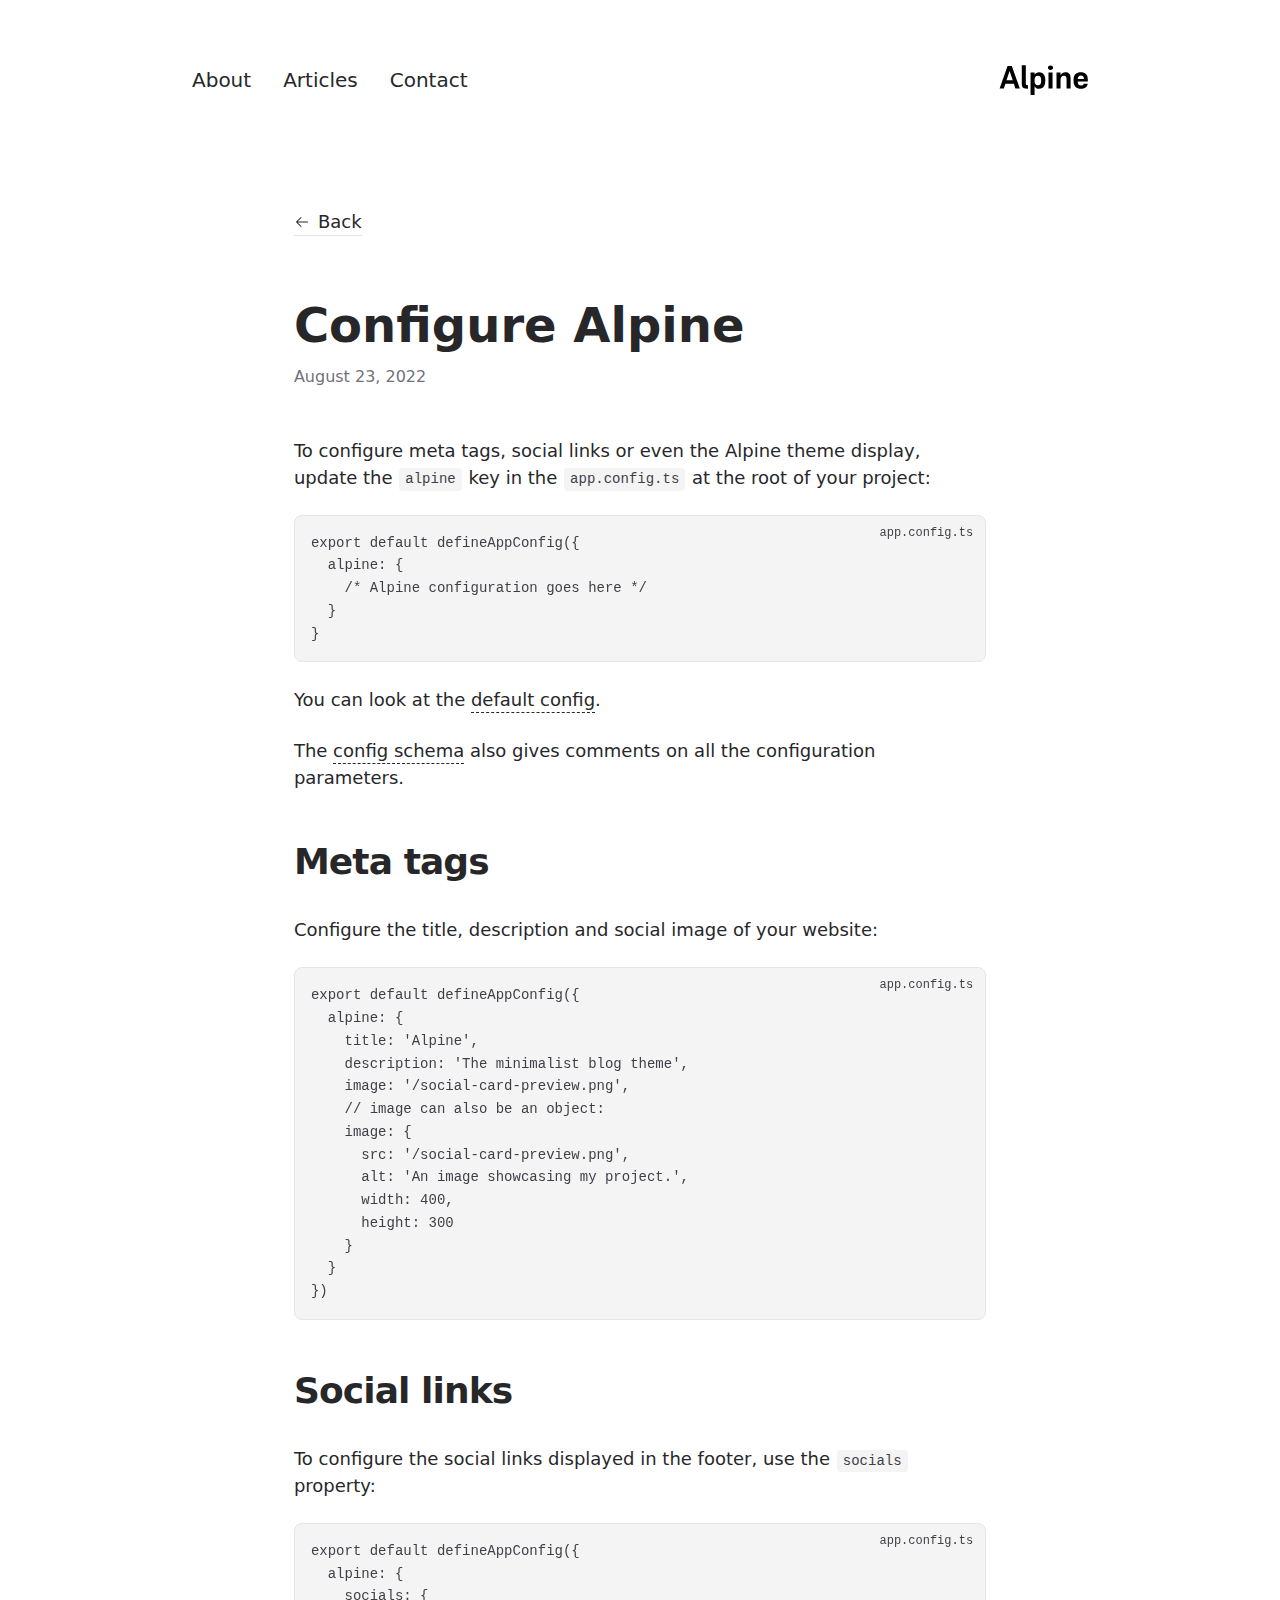
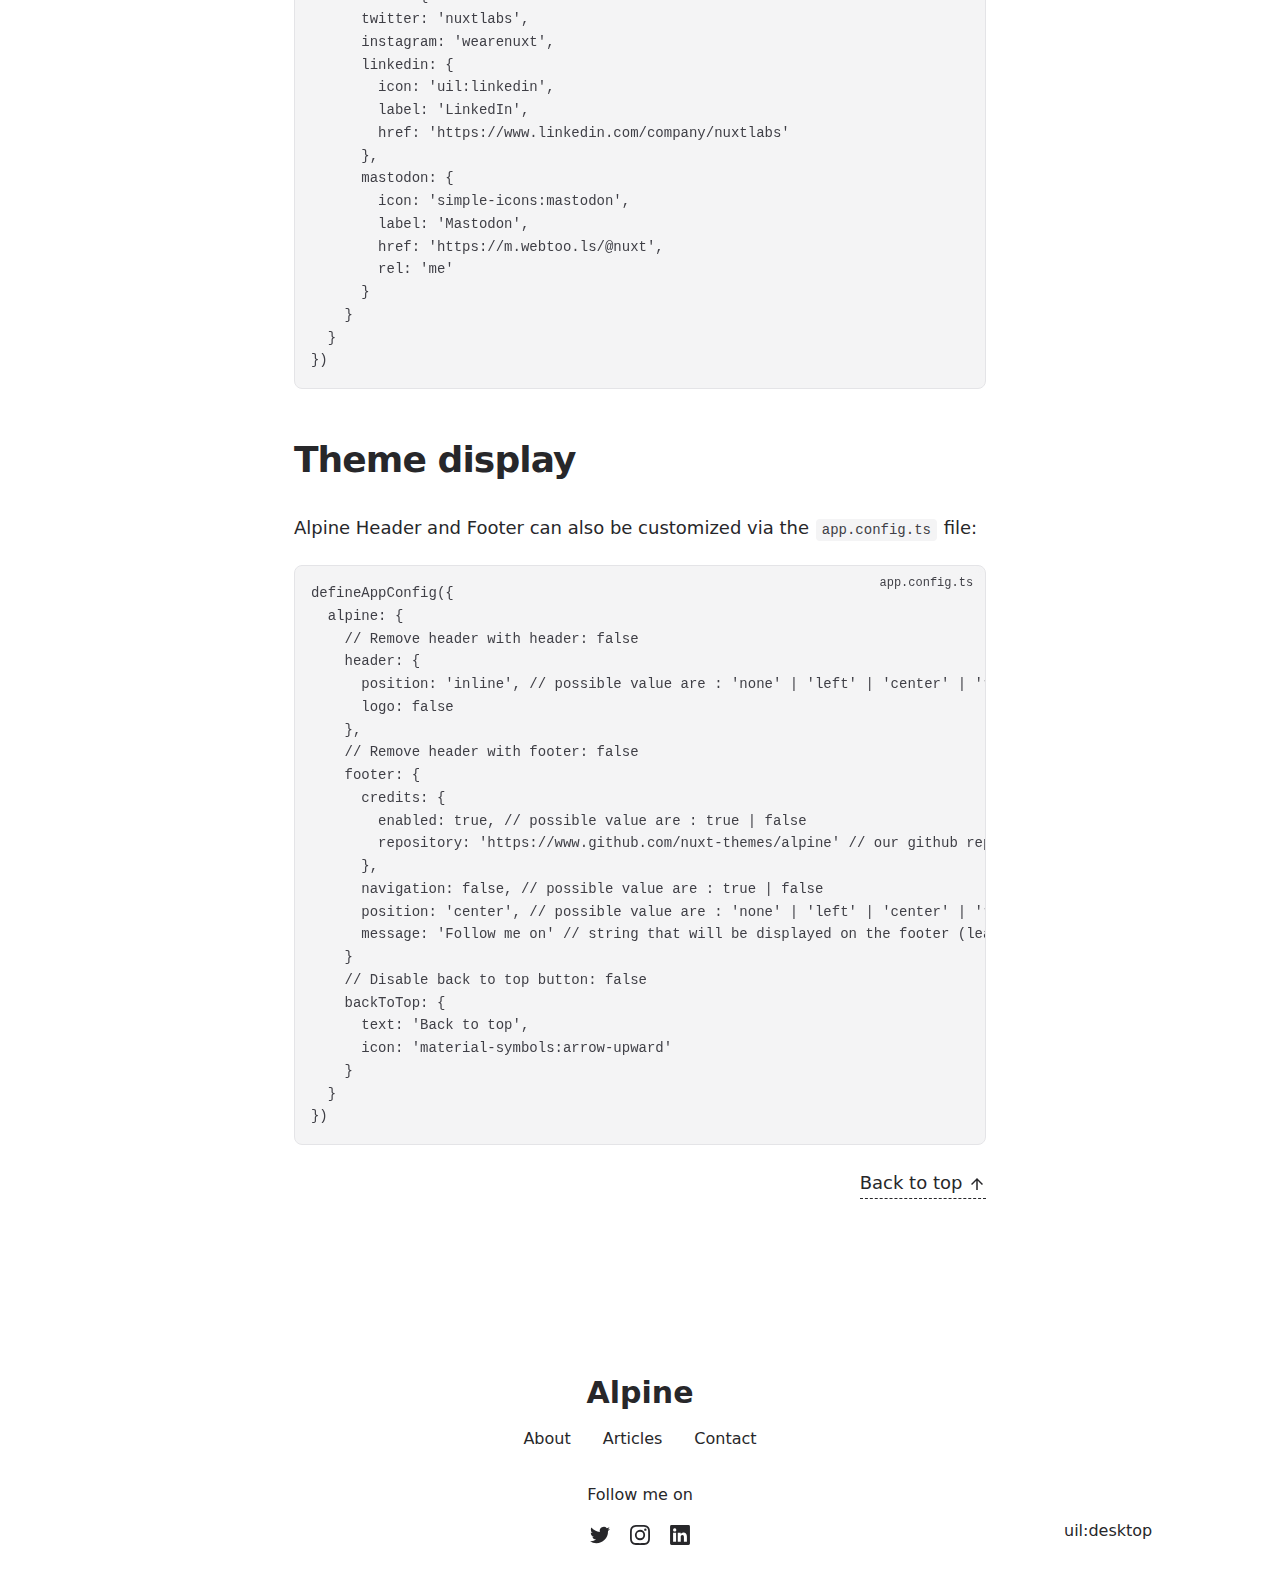
<file: articles/configure/index.html>
<!DOCTYPE html><html lang="en"><head><meta charset="utf-8">
<meta name="viewport" content="width=device-width, initial-scale=1">
<title>Configure Alpine</title>
<meta name="twitter:card" content="summary_large_image">
<meta property="og:image:width" content="400">
<meta property="og:image:height" content="300">
<meta property="og:image:alt" content="An image showcasing my project.">
<meta property="og:title" content="Configure Alpine">
<meta name="description" content="Learn how to configure Alpine with the app.config.ts file.">
<meta property="og:description" content="Learn how to configure Alpine with the app.config.ts file.">
<meta property="og:image" content="/articles/configure-alpine.webp">
<link rel="preload" as="fetch" crossorigin="anonymous" href="/articles/configure/_payload.json">
<link rel="stylesheet" href="/_nuxt/entry.yqTKp5hu.css">
<link rel="stylesheet" href="/_nuxt/DocumentDrivenNotFound.OXtTCffN.css">
<link rel="stylesheet" href="/_nuxt/article.RaJeq-y6.css">
<link rel="stylesheet" href="/_nuxt/ProseA.Pmk7nWoU.css">
<link rel="stylesheet" href="/_nuxt/ProseH1.gQ3hqBEO.css">
<link rel="stylesheet" href="/_nuxt/ProseP.8KV9OGMk.css">
<link rel="stylesheet" href="/_nuxt/ProseCodeInline.KwdU_R1r.css">
<link rel="stylesheet" href="/_nuxt/ProsePre.nIRUQbb-.css">
<link rel="stylesheet" href="/_nuxt/ProseCode.GcfskpID.css">
<link rel="stylesheet" href="/_nuxt/ProseH2.Zz2NreHT.css">
<link rel="modulepreload" as="script" crossorigin href="/_nuxt/entry.3Ox0DlD2.js">
<link rel="modulepreload" as="script" crossorigin href="/_nuxt/NuxtImg.ZJh9iS4s.js">
<link rel="modulepreload" as="script" crossorigin href="/_nuxt/document-driven.EfyqGx7c.js">
<link rel="modulepreload" as="script" crossorigin href="/_nuxt/DocumentDrivenEmpty.QrO-dQtT.js">
<link rel="modulepreload" as="script" crossorigin href="/_nuxt/ContentRenderer.Zg_6v3VM.js">
<link rel="modulepreload" as="script" crossorigin href="/_nuxt/ContentRendererMarkdown.vue.hM-f7U4v.js">
<link rel="modulepreload" as="script" crossorigin href="/_nuxt/preview.KaFTzSW1.js">
<link rel="modulepreload" as="script" crossorigin href="/_nuxt/DocumentDrivenNotFound.dVLnWS8y.js">
<link rel="modulepreload" as="script" crossorigin href="/_nuxt/article.9kOU-Cwt.js">
<link rel="modulepreload" as="script" crossorigin href="/_nuxt/ProseA.EGQ8ym5S.js">
<link rel="modulepreload" as="script" crossorigin href="/_nuxt/date.3uOv5BcS.js">
<link rel="modulepreload" as="script" crossorigin href="/_nuxt/ContentRendererMarkdown.BEWWSPoL.js">
<link rel="modulepreload" as="script" crossorigin href="/_nuxt/ProseH1.AWgz6L96.js">
<link rel="modulepreload" as="script" crossorigin href="/_nuxt/ProseP.N6mhZ9wt.js">
<link rel="modulepreload" as="script" crossorigin href="/_nuxt/ProseCodeInline.WOy-s3gu.js">
<link rel="modulepreload" as="script" crossorigin href="/_nuxt/ProsePre.M5wXL4YY.js">
<link rel="modulepreload" as="script" crossorigin href="/_nuxt/ProseCode.2Vd3H81c.js">
<link rel="modulepreload" as="script" crossorigin href="/_nuxt/ProseH2.cGMk7tKR.js">
<link rel="prefetch" as="script" crossorigin href="/_nuxt/default.ODf64H_S.js">
<link rel="prefetch" as="script" crossorigin href="/_nuxt/page.jpyehYvh.js">
<link rel="prefetch" as="script" crossorigin href="/_nuxt/client-db.BwPbb-EW.js">
<link rel="prefetch" as="script" crossorigin href="/_nuxt/slugify.tdI90kHe.js">
<link rel="prefetch" as="style" href="/_nuxt/useStudio.tkaIHU1L.css">
<link rel="prefetch" as="script" crossorigin href="/_nuxt/useStudio.jxyqvTBt.js">
<link rel="prefetch" as="script" crossorigin href="/_nuxt/query.RnSuM-kd.js">
<link rel="prefetch" as="style" href="/_nuxt/error-404._LjjY-y0.css">
<link rel="prefetch" as="script" crossorigin href="/_nuxt/error-404.KOKEAE-6.js">
<link rel="prefetch" as="style" href="/_nuxt/error-500.Ke0_YfD7.css">
<link rel="prefetch" as="script" crossorigin href="/_nuxt/error-500.PpbiZk06.js">
<script type="module" src="/_nuxt/entry.3Ox0DlD2.js" crossorigin></script><style id="pinceau-runtime-hydratable">@media{.phy[--]{--puid:t36TL7-v;}.pv-0LSq0j{max-width:var(--elements-container-maxWidth);padding-left:var(--elements-container-padding-mobile);padding-right:var(--elements-container-padding-mobile);}@media (min-width: 475px){.pv-0LSq0j{padding-left:var(--elements-container-padding-xs);padding-right:var(--elements-container-padding-xs);}}@media (min-width: 640px){.pv-0LSq0j{padding-left:var(--elements-container-padding-sm);padding-right:var(--elements-container-padding-sm);}}@media (min-width: 768px){.pv-0LSq0j{padding-left:var(--elements-container-padding-md);padding-right:var(--elements-container-padding-md);}}} </style><style id="pinceau-theme">@media { :root {--pinceau-mq: initial; --alpine-readableLine: 68ch;--alpine-backdrop-backgroundColor: #f4f4f5b3;--prose-code-inline-padding: 0.2rem 0.375rem 0.2rem 0.375rem;--prose-code-block-backdropFilter: contrast(1);--prose-code-block-border-style: solid;--prose-code-block-border-width: 1px;--prose-tbody-tr-borderBottom-style: dashed;--prose-tbody-tr-borderBottom-width: 1px;--prose-th-textAlign: inherit;--prose-thead-borderBottom-style: solid;--prose-thead-borderBottom-width: 1px;--prose-thead-border-style: solid;--prose-thead-border-width: 0px;--prose-table-textAlign: start;--prose-hr-width: 1px;--prose-hr-style: solid;--prose-li-listStylePosition: outside;--prose-ol-li-markerColor: currentColor;--prose-ol-paddingInlineStart: 21px;--prose-ol-listStyleType: decimal;--prose-ul-li-markerColor: currentColor;--prose-ul-paddingInlineStart: 21px;--prose-ul-listStyleType: disc;--prose-blockquote-border-style: solid;--prose-blockquote-border-width: 4px;--prose-blockquote-quotes: '201C' '201D' '2018' '2019';--prose-blockquote-paddingInlineStart: 24px;--prose-a-code-color-hover: currentColor;--prose-a-code-color-static: currentColor;--prose-a-hasCode-borderBottom: none;--prose-a-border-distance: 2px;--prose-a-border-color-hover: currentColor;--prose-a-border-color-static: currentColor;--prose-a-border-style-hover: solid;--prose-a-border-style-static: dashed;--prose-a-border-width: 1px;--prose-a-color-static: inherit;--prose-a-textDecoration: none;--prose-h6-margin: 3rem 0 2rem;--prose-h5-margin: 3rem 0 2rem;--prose-h4-margin: 3rem 0 2rem;--prose-h3-margin: 3rem 0 2rem;--prose-h2-margin: 3rem 0 2rem;--prose-h1-margin: 0 0 2rem;--prose-p-fontSize: 18px;--typography-lead-loose: 2;--typography-lead-relaxed: 1.625;--typography-lead-normal: 1.5;--typography-lead-snug: 1.375;--typography-lead-tight: 1.25;--typography-lead-none: 1;--typography-lead-10: 2.5rem;--typography-lead-9: 2.25rem;--typography-lead-8: 2rem;--typography-lead-7: 1.75rem;--typography-lead-6: 1.5rem;--typography-lead-5: 1.25rem;--typography-lead-4: 1rem;--typography-lead-3: .75rem;--typography-lead-2: .5rem;--typography-lead-1: .025rem;--typography-fontWeight-black: 900;--typography-fontWeight-extrabold: 800;--typography-fontWeight-bold: 700;--typography-fontWeight-semibold: 600;--typography-fontWeight-medium: 500;--typography-fontWeight-normal: 400;--typography-fontWeight-light: 300;--typography-fontWeight-extralight: 200;--typography-fontWeight-thin: 100;--typography-fontSize-9xl: 128px;--typography-fontSize-8xl: 96px;--typography-fontSize-7xl: 72px;--typography-fontSize-6xl: 60px;--typography-fontSize-5xl: 48px;--typography-fontSize-4xl: 36px;--typography-fontSize-3xl: 30px;--typography-fontSize-2xl: 24px;--typography-fontSize-xl: 20px;--typography-fontSize-lg: 18px;--typography-fontSize-base: 16px;--typography-fontSize-sm: 14px;--typography-fontSize-xs: 12px;--typography-letterSpacing-wide: 0.025em;--typography-letterSpacing-tight: -0.025em;--typography-verticalMargin-base: 24px;--typography-verticalMargin-sm: 16px;--elements-border-secondary-hover: [object Object];--elements-backdrop-background: #fffc;--elements-backdrop-filter: saturate(200%) blur(20px);--elements-container-maxWidth: 64rem;--lead-loose: 2;--lead-relaxed: 1.625;--lead-normal: 1.5;--lead-snug: 1.375;--lead-tight: 1.25;--lead-none: 1;--lead-10: 2.5rem;--lead-9: 2.25rem;--lead-8: 2rem;--lead-7: 1.75rem;--lead-6: 1.5rem;--lead-5: 1.25rem;--lead-4: 1rem;--lead-3: .75rem;--lead-2: .5rem;--lead-1: .025rem;--letterSpacing-widest: 0.1em;--letterSpacing-wider: 0.05em;--letterSpacing-wide: 0.025em;--letterSpacing-normal: 0em;--letterSpacing-tight: -0.025em;--letterSpacing-tighter: -0.05em;--fontSize-9xl: 8rem;--fontSize-8xl: 6rem;--fontSize-7xl: 4.5rem;--fontSize-6xl: 3.75rem;--fontSize-5xl: 3rem;--fontSize-4xl: 2.25rem;--fontSize-3xl: 1.875rem;--fontSize-2xl: 1.5rem;--fontSize-xl: 1.25rem;--fontSize-lg: 1.125rem;--fontSize-base: 1rem;--fontSize-sm: 0.875rem;--fontSize-xs: 0.75rem;--fontWeight-black: 900;--fontWeight-extrabold: 800;--fontWeight-bold: 700;--fontWeight-semibold: 600;--fontWeight-medium: 500;--fontWeight-normal: 400;--fontWeight-light: 300;--fontWeight-extralight: 200;--fontWeight-thin: 100;--font-mono: ui-monospace, SFMono-Regular, Menlo, Monaco, Consolas, Liberation Mono, Courier New, monospace;--font-serif: ui-serif, Georgia, Cambria, Times New Roman, Times, serif;--font-sans: ui-sans-serif, system-ui, -apple-system, BlinkMacSystemFont, Segoe UI, Roboto, Helvetica Neue, Arial, Noto Sans, sans-serif, Apple Color Emoji, Segoe UI Emoji, Segoe UI Symbol, Noto Color Emoji;--opacity-total: 1;--opacity-high: 0.8;--opacity-medium: 0.5;--opacity-soft: 0.3;--opacity-light: 0.15;--opacity-bright: 0.1;--opacity-noOpacity: 0;--borderWidth-lg: 3px;--borderWidth-md: 2px;--borderWidth-sm: 1px;--borderWidth-noBorder: 0;--space-rem-875: 0.875rem;--space-rem-625: 0.625rem;--space-rem-375: 0.375rem;--space-rem-125: 0.125rem;--space-px: 1px;--space-128: 32rem;--space-96: 24rem;--space-80: 20rem;--space-72: 18rem;--space-64: 16rem;--space-60: 15rem;--space-56: 14rem;--space-52: 13rem;--space-48: 12rem;--space-44: 11rem;--space-40: 10rem;--space-36: 9rem;--space-32: 8rem;--space-28: 7rem;--space-24: 6rem;--space-20: 5rem;--space-16: 4rem;--space-14: 3.5rem;--space-12: 3rem;--space-11: 2.75rem;--space-10: 2.5rem;--space-9: 2.25rem;--space-8: 2rem;--space-7: 1.75rem;--space-6: 1.5rem;--space-5: 1.25rem;--space-4: 1rem;--space-3: 0.75rem;--space-2: 0.5rem;--space-1: 0.25rem;--space-0: 0px;--size-full: 100%;--size-7xl: 80rem;--size-6xl: 72rem;--size-5xl: 64rem;--size-4xl: 56rem;--size-3xl: 48rem;--size-2xl: 42rem;--size-xl: 36rem;--size-lg: 32rem;--size-md: 28rem;--size-sm: 24rem;--size-xs: 20rem;--size-200: 200px;--size-104: 104px;--size-80: 80px;--size-64: 64px;--size-56: 56px;--size-48: 48px;--size-40: 40px;--size-32: 32px;--size-24: 24px;--size-20: 20px;--size-16: 16px;--size-12: 12px;--size-8: 8px;--size-6: 6px;--size-4: 4px;--size-2: 2px;--size-0: 0px;--radii-full: 9999px;--radii-3xl: 1.75rem;--radii-2xl: 1.5rem;--radii-xl: 1rem;--radii-lg: 0.75rem;--radii-md: 0.5rem;--radii-sm: 0.375rem;--radii-xs: 0.25rem;--radii-2xs: 0.125rem;--radii-none: 0px;--shadow-none: 0px 0px 0px 0px transparent;--shadow-lg: 0px 10px 15px -3px #000000, 0px 4px 6px -4px #000000;--shadow-md: 0px 4px 6px -1px #000000, 0px 2px 4px -2px #000000;--shadow-sm: 0px 1px 3px 0px #000000, 0px 1px 2px -1px #000000;--shadow-xs: 0px 1px 2px 0px #000000;--height-screen: 100vh;--width-screen: 100vw;--color-primary-900: #002e38;--color-primary-800: #005c70;--color-primary-700: #008aa9;--color-primary-600: #00b9e1;--color-primary-500: #1ad6ff;--color-primary-400: #40ddff;--color-primary-300: #66e4ff;--color-primary-200: #8deaff;--color-primary-100: #b3f1ff;--color-primary-50: #d9f8ff;--color-ruby-900: #380011;--color-ruby-800: #700021;--color-ruby-700: #a90032;--color-ruby-600: #e10043;--color-ruby-500: #ff1a5e;--color-ruby-400: #ff4079;--color-ruby-300: #ff6694;--color-ruby-200: #ff8dae;--color-ruby-100: #ffb3c9;--color-ruby-50: #ffd9e4;--color-pink-900: #380025;--color-pink-800: #70004b;--color-pink-700: #a90070;--color-pink-600: #e10095;--color-pink-500: #ff1ab2;--color-pink-400: #ff40bf;--color-pink-300: #ff66cc;--color-pink-200: #ff8dd8;--color-pink-100: #ffb3e5;--color-pink-50: #ffd9f2;--color-purple-900: #190038;--color-purple-800: #330070;--color-purple-700: #4c00a9;--color-purple-600: #6500e1;--color-purple-500: #811aff;--color-purple-400: #9640ff;--color-purple-300: #ab66ff;--color-purple-200: #c08dff;--color-purple-100: #d5b3ff;--color-purple-50: #ead9ff;--color-royalblue-900: #0b0531;--color-royalblue-800: #160a62;--color-royalblue-700: #211093;--color-royalblue-600: #2c15c4;--color-royalblue-500: #4127e8;--color-royalblue-400: #614bec;--color-royalblue-300: #806ff0;--color-royalblue-200: #a093f3;--color-royalblue-100: #c0b7f7;--color-royalblue-50: #dfdbfb;--color-indigoblue-900: #001238;--color-indigoblue-800: #002370;--color-indigoblue-700: #0035a9;--color-indigoblue-600: #0047e1;--color-indigoblue-500: #1a62ff;--color-indigoblue-400: #407cff;--color-indigoblue-300: #6696ff;--color-indigoblue-200: #8db0ff;--color-indigoblue-100: #b3cbff;--color-indigoblue-50: #d9e5ff;--color-blue-900: #002438;--color-blue-800: #004870;--color-blue-700: #006ca9;--color-blue-600: #0090e1;--color-blue-500: #1aadff;--color-blue-400: #40bbff;--color-blue-300: #66c8ff;--color-blue-200: #8dd6ff;--color-blue-100: #b3e4ff;--color-blue-50: #d9f1ff;--color-lightblue-900: #002e38;--color-lightblue-800: #005c70;--color-lightblue-700: #008aa9;--color-lightblue-600: #00b9e1;--color-lightblue-500: #1ad6ff;--color-lightblue-400: #40ddff;--color-lightblue-300: #66e4ff;--color-lightblue-200: #8deaff;--color-lightblue-100: #b3f1ff;--color-lightblue-50: #d9f8ff;--color-teal-900: #062a28;--color-teal-800: #0b544f;--color-teal-700: #117d77;--color-teal-600: #16a79e;--color-teal-500: #1cd1c6;--color-teal-400: #36e4da;--color-teal-300: #5fe9e1;--color-teal-200: #87efe9;--color-teal-100: #aff4f0;--color-teal-50: #d7faf8;--color-pear-900: #2a2b09;--color-pear-800: #545512;--color-pear-700: #7e801b;--color-pear-600: #a8aa24;--color-pear-500: #d0d32f;--color-pear-400: #d8da52;--color-pear-300: #e0e274;--color-pear-200: #e8e997;--color-pear-100: #eff0ba;--color-pear-50: #f7f8dc;--color-red-900: #380300;--color-red-800: #700700;--color-red-700: #a90a00;--color-red-600: #e10e00;--color-red-500: #ff281a;--color-red-400: #ff4c40;--color-red-300: #ff7066;--color-red-200: #ff948d;--color-red-100: #ffb7b3;--color-red-50: #ffdbd9;--color-orange-900: #381800;--color-orange-800: #702f00;--color-orange-700: #a94700;--color-orange-600: #e15e00;--color-orange-500: #ff7a1a;--color-orange-400: #ff9040;--color-orange-300: #ffa666;--color-orange-200: #ffbd8d;--color-orange-100: #ffd3b3;--color-orange-50: #ffe9d9;--color-yellow-900: #362b03;--color-yellow-800: #6d5605;--color-yellow-700: #a38108;--color-yellow-600: #daac0a;--color-yellow-500: #f5c828;--color-yellow-400: #f7d14c;--color-yellow-300: #f8da70;--color-yellow-200: #fae393;--color-yellow-100: #fcedb7;--color-yellow-50: #fdf6db;--color-green-900: #003f25;--color-green-800: #005e38;--color-green-700: #007e4a;--color-green-600: #009d5d;--color-green-500: #00bd6f;--color-green-400: #00dc82;--color-green-300: #30ffaa;--color-green-200: #83ffcc;--color-green-100: #acffdd;--color-green-50: #d6ffee;--color-gray-900: #18181B;--color-gray-800: #27272A;--color-gray-700: #3f3f46;--color-gray-600: #52525B;--color-gray-500: #71717A;--color-gray-400: #a1a1aa;--color-gray-300: #D4d4d8;--color-gray-200: #e4e4e7;--color-gray-100: #f4f4f5;--color-gray-50: #fafafa;--color-black: #0c0c0d;--color-white: #FFFFFF;--media-portrait: only screen and (orientation: portrait);--media-landscape: only screen and (orientation: landscape);--media-rm: (prefers-reduced-motion: reduce);--media-2xl: (min-width: 1536px);--media-xl: (min-width: 1280px);--media-lg: (min-width: 1024px);--media-md: (min-width: 768px);--media-sm: (min-width: 640px);--media-xs: (min-width: 475px);--alpine-body-color: var(--color-gray-800);--alpine-body-backgroundColor: var(--color-white);--prose-code-inline-fontWeight: var(--typography-fontWeight-normal);--prose-code-inline-fontSize: var(--typography-fontSize-sm);--prose-code-inline-borderRadius: var(--radii-xs);--prose-code-block-pre-padding: var(--typography-verticalMargin-sm);--prose-code-block-margin: var(--typography-verticalMargin-base) 0;--prose-code-block-fontSize: var(--typography-fontSize-sm);--prose-tbody-code-inline-fontSize: var(--typography-fontSize-sm);--prose-tbody-td-padding: var(--typography-verticalMargin-sm);--prose-th-fontWeight: var(--typography-fontWeight-semibold);--prose-th-padding: 0 var(--typography-verticalMargin-sm) var(--typography-verticalMargin-sm) var(--typography-verticalMargin-sm);--prose-table-lineHeight: var(--typography-lead-6);--prose-table-fontSize: var(--typography-fontSize-sm);--prose-table-margin: var(--typography-verticalMargin-base) 0;--prose-hr-margin: var(--typography-verticalMargin-base) 0;--prose-li-margin: var(--typography-verticalMargin-sm) 0;--prose-ol-margin: var(--typography-verticalMargin-base) 0;--prose-ul-margin: var(--typography-verticalMargin-base) 0;--prose-blockquote-margin: var(--typography-verticalMargin-base) 0;--prose-a-code-border-style: var(--prose-a-border-style-static);--prose-a-code-border-width: var(--prose-a-border-width);--prose-a-fontWeight: var(--typography-fontWeight-medium);--prose-img-margin: var(--typography-verticalMargin-base) 0;--prose-strong-fontWeight: var(--typography-fontWeight-semibold);--prose-h6-iconSize: var(--typography-fontSize-base);--prose-h6-fontWeight: var(--typography-fontWeight-semibold);--prose-h6-lineHeight: var(--typography-lead-normal);--prose-h6-fontSize: var(--typography-fontSize-lg);--prose-h5-iconSize: var(--typography-fontSize-lg);--prose-h5-fontWeight: var(--typography-fontWeight-semibold);--prose-h5-lineHeight: var(--typography-lead-snug);--prose-h5-fontSize: var(--typography-fontSize-xl);--prose-h4-iconSize: var(--typography-fontSize-lg);--prose-h4-letterSpacing: var(--typography-letterSpacing-tight);--prose-h4-fontWeight: var(--typography-fontWeight-semibold);--prose-h4-lineHeight: var(--typography-lead-snug);--prose-h4-fontSize: var(--typography-fontSize-2xl);--prose-h3-iconSize: var(--typography-fontSize-xl);--prose-h3-letterSpacing: var(--typography-letterSpacing-tight);--prose-h3-fontWeight: var(--typography-fontWeight-semibold);--prose-h3-lineHeight: var(--typography-lead-snug);--prose-h3-fontSize: var(--typography-fontSize-3xl);--prose-h2-iconSize: var(--typography-fontSize-2xl);--prose-h2-letterSpacing: var(--typography-letterSpacing-tight);--prose-h2-fontWeight: var(--typography-fontWeight-semibold);--prose-h2-lineHeight: var(--typography-lead-tight);--prose-h2-fontSize: var(--typography-fontSize-4xl);--prose-h1-iconSize: var(--typography-fontSize-3xl);--prose-h1-letterSpacing: var(--typography-letterSpacing-tight);--prose-h1-fontWeight: var(--typography-fontWeight-bold);--prose-h1-lineHeight: var(--typography-lead-tight);--prose-h1-fontSize: var(--typography-fontSize-5xl);--prose-p-br-margin: var(--typography-verticalMargin-base) 0 0 0;--prose-p-margin: var(--typography-verticalMargin-base) 0;--prose-p-lineHeight: var(--typography-lead-normal);--typography-color-primary-900: var(--color-primary-900);--typography-color-primary-800: var(--color-primary-800);--typography-color-primary-700: var(--color-primary-700);--typography-color-primary-600: var(--color-primary-600);--typography-color-primary-500: var(--color-primary-500);--typography-color-primary-400: var(--color-primary-400);--typography-color-primary-300: var(--color-primary-300);--typography-color-primary-200: var(--color-primary-200);--typography-color-primary-100: var(--color-primary-100);--typography-color-primary-50: var(--color-primary-50);--typography-font-code: var(--font-mono);--typography-font-body: var(--font-sans);--typography-font-display: var(--font-sans);--typography-body-backgroundColor: var(--color-white);--typography-body-color: var(--color-black);--elements-state-danger-borderColor-secondary: var(--color-red-200);--elements-state-danger-borderColor-primary: var(--color-red-100);--elements-state-danger-backgroundColor-secondary: var(--color-red-100);--elements-state-danger-backgroundColor-primary: var(--color-red-50);--elements-state-danger-color-secondary: var(--color-red-600);--elements-state-danger-color-primary: var(--color-red-500);--elements-state-warning-borderColor-secondary: var(--color-yellow-200);--elements-state-warning-borderColor-primary: var(--color-yellow-100);--elements-state-warning-backgroundColor-secondary: var(--color-yellow-100);--elements-state-warning-backgroundColor-primary: var(--color-yellow-50);--elements-state-warning-color-secondary: var(--color-yellow-700);--elements-state-warning-color-primary: var(--color-yellow-600);--elements-state-success-borderColor-secondary: var(--color-green-200);--elements-state-success-borderColor-primary: var(--color-green-100);--elements-state-success-backgroundColor-secondary: var(--color-green-100);--elements-state-success-backgroundColor-primary: var(--color-green-50);--elements-state-success-color-secondary: var(--color-green-600);--elements-state-success-color-primary: var(--color-green-500);--elements-state-info-borderColor-secondary: var(--color-blue-200);--elements-state-info-borderColor-primary: var(--color-blue-100);--elements-state-info-backgroundColor-secondary: var(--color-blue-100);--elements-state-info-backgroundColor-primary: var(--color-blue-50);--elements-state-info-color-secondary: var(--color-blue-600);--elements-state-info-color-primary: var(--color-blue-500);--elements-state-primary-borderColor-secondary: var(--color-primary-200);--elements-state-primary-borderColor-primary: var(--color-primary-100);--elements-state-primary-backgroundColor-secondary: var(--color-primary-100);--elements-state-primary-backgroundColor-primary: var(--color-primary-50);--elements-state-primary-color-secondary: var(--color-primary-700);--elements-state-primary-color-primary: var(--color-primary-600);--elements-surface-secondary-backgroundColor: var(--color-gray-200);--elements-surface-primary-backgroundColor: var(--color-gray-100);--elements-surface-background-base: var(--color-gray-100);--elements-border-secondary-static: var(--color-gray-200);--elements-border-primary-hover: var(--color-gray-200);--elements-border-primary-static: var(--color-gray-100);--elements-container-padding-md: var(--space-16);--elements-container-padding-sm: var(--space-12);--elements-container-padding-xs: var(--space-8);--elements-container-padding-mobile: var(--space-6);--elements-text-secondary-color-hover: var(--color-gray-700);--elements-text-secondary-color-static: var(--color-gray-500);--elements-text-primary-color-static: var(--color-gray-900);--text-6xl-lineHeight: var(--lead-none);--text-6xl-fontSize: var(--fontSize-6xl);--text-5xl-lineHeight: var(--lead-none);--text-5xl-fontSize: var(--fontSize-5xl);--text-4xl-lineHeight: var(--lead-10);--text-4xl-fontSize: var(--fontSize-4xl);--text-3xl-lineHeight: var(--lead-9);--text-3xl-fontSize: var(--fontSize-3xl);--text-2xl-lineHeight: var(--lead-8);--text-2xl-fontSize: var(--fontSize-2xl);--text-xl-lineHeight: var(--lead-7);--text-xl-fontSize: var(--fontSize-xl);--text-lg-lineHeight: var(--lead-7);--text-lg-fontSize: var(--fontSize-lg);--text-base-lineHeight: var(--lead-6);--text-base-fontSize: var(--fontSize-base);--text-sm-lineHeight: var(--lead-5);--text-sm-fontSize: var(--fontSize-sm);--text-xs-lineHeight: var(--lead-4);--text-xs-fontSize: var(--fontSize-xs);--shadow-2xl: 0px 25px 50px -12px var(--color-gray-900);--shadow-xl: 0px 20px 25px -5px var(--color-gray-400), 0px 8px 10px -6px #000000;--color-secondary-900: var(--color-gray-900);--color-secondary-800: var(--color-gray-800);--color-secondary-700: var(--color-gray-700);--color-secondary-600: var(--color-gray-600);--color-secondary-500: var(--color-gray-500);--color-secondary-400: var(--color-gray-400);--color-secondary-300: var(--color-gray-300);--color-secondary-200: var(--color-gray-200);--color-secondary-100: var(--color-gray-100);--color-secondary-50: var(--color-gray-50);--prose-a-code-background-hover: var(--typography-color-primary-50);--prose-a-code-border-color-hover: var(--typography-color-primary-500);--prose-a-color-hover: var(--typography-color-primary-500);--typography-color-secondary-900: var(--color-secondary-900);--typography-color-secondary-800: var(--color-secondary-800);--typography-color-secondary-700: var(--color-secondary-700);--typography-color-secondary-600: var(--color-secondary-600);--typography-color-secondary-500: var(--color-secondary-500);--typography-color-secondary-400: var(--color-secondary-400);--typography-color-secondary-300: var(--color-secondary-300);--typography-color-secondary-200: var(--color-secondary-200);--typography-color-secondary-100: var(--color-secondary-100);--typography-color-secondary-50: var(--color-secondary-50);--prose-code-inline-backgroundColor: var(--typography-color-secondary-100);--prose-code-inline-color: var(--typography-color-secondary-700);--prose-code-block-backgroundColor: var(--typography-color-secondary-100);--prose-code-block-color: var(--typography-color-secondary-700);--prose-code-block-border-color: var(--typography-color-secondary-200);--prose-tbody-tr-borderBottom-color: var(--typography-color-secondary-200);--prose-th-color: var(--typography-color-secondary-600);--prose-thead-borderBottom-color: var(--typography-color-secondary-200);--prose-thead-border-color: var(--typography-color-secondary-300);--prose-hr-color: var(--typography-color-secondary-200);--prose-blockquote-border-color: var(--typography-color-secondary-200);--prose-blockquote-color: var(--typography-color-secondary-500);--prose-a-code-border-color-static: var(--typography-color-secondary-400); } }@media { :root.dark {--pinceau-mq: dark; --alpine-backdrop-backgroundColor: #18181bb3;--prose-code-block-backdropFilter: contrast(1);--prose-ol-li-markerColor: currentColor;--prose-ul-li-markerColor: currentColor;--prose-a-code-color-hover: currentColor;--prose-a-code-color-static: currentColor;--prose-a-border-color-hover: currentColor;--prose-a-border-color-static: currentColor;--prose-a-color-static: inherit;--elements-backdrop-background: #0c0d0ccc;--alpine-body-color: var(--color-gray-200);--alpine-body-backgroundColor: var(--color-black);--typography-body-backgroundColor: var(--color-black);--typography-body-color: var(--color-white);--elements-state-danger-borderColor-secondary: var(--color-red-700);--elements-state-danger-borderColor-primary: var(--color-red-800);--elements-state-danger-backgroundColor-secondary: var(--color-red-800);--elements-state-danger-backgroundColor-primary: var(--color-red-900);--elements-state-danger-color-secondary: var(--color-red-200);--elements-state-danger-color-primary: var(--color-red-300);--elements-state-warning-borderColor-secondary: var(--color-yellow-700);--elements-state-warning-borderColor-primary: var(--color-yellow-800);--elements-state-warning-backgroundColor-secondary: var(--color-yellow-800);--elements-state-warning-backgroundColor-primary: var(--color-yellow-900);--elements-state-warning-color-secondary: var(--color-yellow-200);--elements-state-warning-color-primary: var(--color-yellow-400);--elements-state-success-borderColor-secondary: var(--color-green-700);--elements-state-success-borderColor-primary: var(--color-green-800);--elements-state-success-backgroundColor-secondary: var(--color-green-800);--elements-state-success-backgroundColor-primary: var(--color-green-900);--elements-state-success-color-secondary: var(--color-green-200);--elements-state-success-color-primary: var(--color-green-400);--elements-state-info-borderColor-secondary: var(--color-blue-700);--elements-state-info-borderColor-primary: var(--color-blue-800);--elements-state-info-backgroundColor-secondary: var(--color-blue-800);--elements-state-info-backgroundColor-primary: var(--color-blue-900);--elements-state-info-color-secondary: var(--color-blue-200);--elements-state-info-color-primary: var(--color-blue-400);--elements-state-primary-borderColor-secondary: var(--color-primary-700);--elements-state-primary-borderColor-primary: var(--color-primary-800);--elements-state-primary-backgroundColor-secondary: var(--color-primary-800);--elements-state-primary-backgroundColor-primary: var(--color-primary-900);--elements-state-primary-color-secondary: var(--color-primary-200);--elements-state-primary-color-primary: var(--color-primary-400);--elements-surface-secondary-backgroundColor: var(--color-gray-800);--elements-surface-primary-backgroundColor: var(--color-gray-900);--elements-surface-background-base: var(--color-gray-900);--elements-border-secondary-static: var(--color-gray-800);--elements-border-primary-hover: var(--color-gray-800);--elements-border-primary-static: var(--color-gray-900);--elements-text-secondary-color-hover: var(--color-gray-200);--elements-text-secondary-color-static: var(--color-gray-400);--elements-text-primary-color-static: var(--color-gray-50);--prose-a-code-background-hover: var(--typography-color-primary-900);--prose-a-code-border-color-hover: var(--typography-color-primary-600);--prose-a-color-hover: var(--typography-color-primary-400);--prose-code-inline-backgroundColor: var(--typography-color-secondary-800);--prose-code-inline-color: var(--typography-color-secondary-200);--prose-code-block-backgroundColor: var(--typography-color-secondary-900);--prose-code-block-color: var(--typography-color-secondary-200);--prose-code-block-border-color: var(--typography-color-secondary-800);--prose-tbody-tr-borderBottom-color: var(--typography-color-secondary-800);--prose-th-color: var(--typography-color-secondary-400);--prose-thead-borderBottom-color: var(--typography-color-secondary-800);--prose-thead-border-color: var(--typography-color-secondary-600);--prose-hr-color: var(--typography-color-secondary-800);--prose-blockquote-border-color: var(--typography-color-secondary-700);--prose-blockquote-color: var(--typography-color-secondary-400);--prose-a-code-border-color-static: var(--typography-color-secondary-600); } }</style><script>"use strict";(()=>{const a=window,e=document.documentElement,m=["dark","light"],c=window&&window.localStorage&&window.localStorage.getItem&&window.localStorage.getItem("nuxt-color-mode")||"system";let n=c==="system"?d():c;const l=e.getAttribute("data-color-mode-forced");l&&(n=l),i(n),a["__NUXT_COLOR_MODE__"]={preference:c,value:n,getColorScheme:d,addColorScheme:i,removeColorScheme:f};function i(o){const t=""+o+"",s="";e.classList?e.classList.add(t):e.className+=" "+t,s&&e.setAttribute("data-"+s,o)}function f(o){const t=""+o+"",s="";e.classList?e.classList.remove(t):e.className=e.className.replace(new RegExp(t,"g"),""),s&&e.removeAttribute("data-"+s)}function r(o){return a.matchMedia("(prefers-color-scheme"+o+")")}function d(){if(a.matchMedia&&r("").media!=="not all"){for(const o of m)if(r(":"+o).matches)return o}return"light"}})();
</script></head><body><div id="__nuxt"><div class="container pv-0LSq0j pc-t36TL7 app-layout" data-v-98f697d4 data-v-65048bf3><!--[--><div class="nuxt-progress" style="width:0%;height:3px;opacity:0;background-size:Infinity% auto;" data-v-98f697d4></div><header class="right" data-v-98f697d4 data-v-6ef6e078><div class="menu" data-v-6ef6e078><button aria-label="Navigation Menu" data-v-6ef6e078><svg width="24" height="24" viewBox="0 0 68 68" fill="currentColor" xmlns="http://www.w3.org/2000/svg" data-v-6ef6e078><path d="M8 34C8 32.1362 8 31.2044 8.30448 30.4693C8.71046 29.4892 9.48915 28.7105 10.4693 28.3045C11.2044 28 12.1362 28 14 28C15.8638 28 16.7956 28 17.5307 28.3045C18.5108 28.7105 19.2895 29.4892 19.6955 30.4693C20 31.2044 20 32.1362 20 34C20 35.8638 20 36.7956 19.6955 37.5307C19.2895 38.5108 18.5108 39.2895 17.5307 39.6955C16.7956 40 15.8638 40 14 40C12.1362 40 11.2044 40 10.4693 39.6955C9.48915 39.2895 8.71046 38.5108 8.30448 37.5307C8 36.7956 8 35.8638 8 34Z" data-v-6ef6e078></path><path d="M28 34C28 32.1362 28 31.2044 28.3045 30.4693C28.7105 29.4892 29.4892 28.7105 30.4693 28.3045C31.2044 28 32.1362 28 34 28C35.8638 28 36.7956 28 37.5307 28.3045C38.5108 28.7105 39.2895 29.4892 39.6955 30.4693C40 31.2044 40 32.1362 40 34C40 35.8638 40 36.7956 39.6955 37.5307C39.2895 38.5108 38.5108 39.2895 37.5307 39.6955C36.7956 40 35.8638 40 34 40C32.1362 40 31.2044 40 30.4693 39.6955C29.4892 39.2895 28.7105 38.5108 28.3045 37.5307C28 36.7956 28 35.8638 28 34Z" data-v-6ef6e078></path><path d="M48 34C48 32.1362 48 31.2044 48.3045 30.4693C48.7105 29.4892 49.4892 28.7105 50.4693 28.3045C51.2044 28 52.1362 28 54 28C55.8638 28 56.7956 28 57.5307 28.3045C58.5108 28.7105 59.2895 29.4892 59.6955 30.4693C60 31.2044 60 32.1362 60 34C60 35.8638 60 36.7956 59.6955 37.5307C59.2895 38.5108 58.5108 39.2895 57.5307 39.6955C56.7956 40 55.8638 40 54 40C52.1362 40 51.2044 40 50.4693 39.6955C49.4892 39.2895 48.7105 38.5108 48.3045 37.5307C48 36.7956 48 35.8638 48 34Z" data-v-6ef6e078></path></svg></button></div><div class="overlay" data-v-6ef6e078><nav data-v-6ef6e078 data-v-81b87d90><ul data-v-81b87d90><!--[--><li data-v-81b87d90><a href="/" class="" data-v-81b87d90><span class="underline-fx" data-v-81b87d90></span> About</a></li><li data-v-81b87d90><a href="/articles" class="" data-v-81b87d90><span class="underline-fx" data-v-81b87d90></span> Articles</a></li><li data-v-81b87d90><a href="/contact" class="" data-v-81b87d90><span class="underline-fx" data-v-81b87d90></span> Contact</a></li><!--]--></ul></nav></div><div class="logo" data-v-6ef6e078><a href="/" class="" data-v-6ef6e078><img src="/logo-dark.svg" class="dark-img" alt="alpine" width="89" height="31" data-v-6ef6e078><img src="/logo.svg" class="light-img" alt="alpine" width="89" height="31" data-v-6ef6e078></a></div><div class="main-nav" data-v-6ef6e078><nav data-v-6ef6e078 data-v-81b87d90><ul data-v-81b87d90><!--[--><li data-v-81b87d90><a href="/" class="" data-v-81b87d90><span class="underline-fx" data-v-81b87d90></span> About</a></li><li data-v-81b87d90><a href="/articles" class="" data-v-81b87d90><span class="underline-fx" data-v-81b87d90></span> Articles</a></li><li data-v-81b87d90><a href="/contact" class="" data-v-81b87d90><span class="underline-fx" data-v-81b87d90></span> Contact</a></li><!--]--></ul></nav></div></header><!--[--><div class="document-driven-page"><article data-v-2bedc66c><a href="/articles" class="back" data-v-2bedc66c><svg xmlns="http://www.w3.org/2000/svg" xmlns:xlink="http://www.w3.org/1999/xlink" aria-hidden="true" role="img" class="icon" data-v-2bedc66c style="" width="1em" height="1em" viewBox="0 0 256 256" data-v-60a64bd7><path fill="currentColor" d="M224 128a8 8 0 0 1-8 8H59.31l58.35 58.34a8 8 0 0 1-11.32 11.32l-72-72a8 8 0 0 1 0-11.32l72-72a8 8 0 0 1 11.32 11.32L59.31 120H216a8 8 0 0 1 8 8"/></svg><span data-v-2bedc66c> Back </span></a><header data-v-2bedc66c><h1 class="title" data-v-2bedc66c>Configure Alpine</h1><time datetime="2022-08-23T00:00:00.000Z" data-v-2bedc66c>August 23, 2022</time></header><div class="prose" data-v-2bedc66c><!--[--><div><h1 id="configure-alpine" data-v-00feaeaa><a aria-current="page" href="/articles/configure#configure-alpine" class="router-link-active router-link-exact-active" data-v-00feaeaa><!--[-->Configure Alpine<!--]--><!----></a></h1><p data-v-faad55e0><!--[-->To configure meta tags, social links or even the Alpine theme display, update the <code class="" data-v-90e26dbf><!--[-->alpine<!--]--></code> key in the <code class="" data-v-90e26dbf><!--[-->app.config.ts<!--]--></code> at the root of your project:<!--]--></p><div class="highlight-ts prose-code" meta data-v-c46a05f7><span class="filename" data-v-c46a05f7>app.config.ts</span><!--[--><pre class="language-ts" style=""><!--[--><code>export default defineAppConfig({
  alpine: {
    /* Alpine configuration goes here */
  }
}
</code><!--]--></pre><!--]--><button class="copy-button" data-v-c46a05f7 data-v-6f91fa26><span class="sr-only" data-v-6f91fa26>Copy to clipboard</span><span class="icon-wrapper" data-v-6f91fa26><svg xmlns="http://www.w3.org/2000/svg" xmlns:xlink="http://www.w3.org/1999/xlink" aria-hidden="true" role="img" class="icon" data-v-6f91fa26 style="" width="18px" height="18px" viewBox="0 0 256 256" data-v-60a64bd7><path fill="currentColor" d="M216 32H88a8 8 0 0 0-8 8v40H40a8 8 0 0 0-8 8v128a8 8 0 0 0 8 8h128a8 8 0 0 0 8-8v-40h40a8 8 0 0 0 8-8V40a8 8 0 0 0-8-8m-56 176H48V96h112Zm48-48h-32V88a8 8 0 0 0-8-8H96V48h112Z"/></svg></span></button></div><p data-v-faad55e0><!--[-->You can look at the <a href="https://github.com/nuxt-themes/alpine/tree/main/app.config.ts" rel="nofollow" data-v-a089b9a5><!--[-->default config<!--]--></a>.<!--]--></p><p data-v-faad55e0><!--[-->The <a href="https://github.com/nuxt-themes/alpine/tree/main/app.config.ts" rel="nofollow" data-v-a089b9a5><!--[-->config schema<!--]--></a> also gives comments on all the configuration parameters.<!--]--></p><h2 id="meta-tags" data-v-379c3c17><a aria-current="page" href="/articles/configure#meta-tags" class="router-link-active router-link-exact-active" data-v-379c3c17><!--[-->Meta tags<!--]--><!----></a></h2><p data-v-faad55e0><!--[-->Configure the title, description and social image of your website:<!--]--></p><div class="highlight-ts prose-code" meta data-v-c46a05f7><span class="filename" data-v-c46a05f7>app.config.ts</span><!--[--><pre class="language-ts" style=""><!--[--><code>export default defineAppConfig({
  alpine: {
    title: &#39;Alpine&#39;,
    description: &#39;The minimalist blog theme&#39;,
    image: &#39;/social-card-preview.png&#39;,
    // image can also be an object:
    image: {
      src: &#39;/social-card-preview.png&#39;,
      alt: &#39;An image showcasing my project.&#39;,
      width: 400,
      height: 300
    }
  }
})
</code><!--]--></pre><!--]--><button class="copy-button" data-v-c46a05f7 data-v-6f91fa26><span class="sr-only" data-v-6f91fa26>Copy to clipboard</span><span class="icon-wrapper" data-v-6f91fa26><svg xmlns="http://www.w3.org/2000/svg" xmlns:xlink="http://www.w3.org/1999/xlink" aria-hidden="true" role="img" class="icon" data-v-6f91fa26 style="" width="18px" height="18px" viewBox="0 0 256 256" data-v-60a64bd7><path fill="currentColor" d="M216 32H88a8 8 0 0 0-8 8v40H40a8 8 0 0 0-8 8v128a8 8 0 0 0 8 8h128a8 8 0 0 0 8-8v-40h40a8 8 0 0 0 8-8V40a8 8 0 0 0-8-8m-56 176H48V96h112Zm48-48h-32V88a8 8 0 0 0-8-8H96V48h112Z"/></svg></span></button></div><h2 id="social-links" data-v-379c3c17><a aria-current="page" href="/articles/configure#social-links" class="router-link-active router-link-exact-active" data-v-379c3c17><!--[-->Social links<!--]--><!----></a></h2><p data-v-faad55e0><!--[-->To configure the social links displayed in the footer, use the <code class="" data-v-90e26dbf><!--[-->socials<!--]--></code> property:<!--]--></p><div class="highlight-ts prose-code" meta data-v-c46a05f7><span class="filename" data-v-c46a05f7>app.config.ts</span><!--[--><pre class="language-ts" style=""><!--[--><code>export default defineAppConfig({
  alpine: {
    socials: {
      twitter: &#39;nuxtlabs&#39;,
      instagram: &#39;wearenuxt&#39;,
      linkedin: {
        icon: &#39;uil:linkedin&#39;,
        label: &#39;LinkedIn&#39;,
        href: &#39;https://www.linkedin.com/company/nuxtlabs&#39;
      },
      mastodon: {
        icon: &#39;simple-icons:mastodon&#39;,
        label: &#39;Mastodon&#39;,
        href: &#39;https://m.webtoo.ls/@nuxt&#39;,
        rel: &#39;me&#39;
      }
    }
  }
})
</code><!--]--></pre><!--]--><button class="copy-button" data-v-c46a05f7 data-v-6f91fa26><span class="sr-only" data-v-6f91fa26>Copy to clipboard</span><span class="icon-wrapper" data-v-6f91fa26><svg xmlns="http://www.w3.org/2000/svg" xmlns:xlink="http://www.w3.org/1999/xlink" aria-hidden="true" role="img" class="icon" data-v-6f91fa26 style="" width="18px" height="18px" viewBox="0 0 256 256" data-v-60a64bd7><path fill="currentColor" d="M216 32H88a8 8 0 0 0-8 8v40H40a8 8 0 0 0-8 8v128a8 8 0 0 0 8 8h128a8 8 0 0 0 8-8v-40h40a8 8 0 0 0 8-8V40a8 8 0 0 0-8-8m-56 176H48V96h112Zm48-48h-32V88a8 8 0 0 0-8-8H96V48h112Z"/></svg></span></button></div><h2 id="theme-display" data-v-379c3c17><a aria-current="page" href="/articles/configure#theme-display" class="router-link-active router-link-exact-active" data-v-379c3c17><!--[-->Theme display<!--]--><!----></a></h2><p data-v-faad55e0><!--[-->Alpine Header and Footer can also be customized via the <code class="" data-v-90e26dbf><!--[-->app.config.ts<!--]--></code> file:<!--]--></p><div class="highlight-ts prose-code" meta data-v-c46a05f7><span class="filename" data-v-c46a05f7>app.config.ts</span><!--[--><pre class="language-ts" style=""><!--[--><code>defineAppConfig({
  alpine: {
    // Remove header with header: false
    header: {
      position: &#39;inline&#39;, // possible value are : &#39;none&#39; | &#39;left&#39; | &#39;center&#39; | &#39;right&#39; | &#39;inline&#39;
      logo: false
    },
    // Remove header with footer: false
    footer: {
      credits: {
        enabled: true, // possible value are : true | false
        repository: &#39;https://www.github.com/nuxt-themes/alpine&#39; // our github repository
      },
      navigation: false, // possible value are : true | false
      position: &#39;center&#39;, // possible value are : &#39;none&#39; | &#39;left&#39; | &#39;center&#39; | &#39;right&#39;
      message: &#39;Follow me on&#39; // string that will be displayed on the footer (leave empty or delete to disable)
    }
    // Disable back to top button: false
    backToTop: {
      text: &#39;Back to top&#39;,
      icon: &#39;material-symbols:arrow-upward&#39;
    }
  }
})
</code><!--]--></pre><!--]--><button class="copy-button" data-v-c46a05f7 data-v-6f91fa26><span class="sr-only" data-v-6f91fa26>Copy to clipboard</span><span class="icon-wrapper" data-v-6f91fa26><svg xmlns="http://www.w3.org/2000/svg" xmlns:xlink="http://www.w3.org/1999/xlink" aria-hidden="true" role="img" class="icon" data-v-6f91fa26 style="" width="18px" height="18px" viewBox="0 0 256 256" data-v-60a64bd7><path fill="currentColor" d="M216 32H88a8 8 0 0 0-8 8v40H40a8 8 0 0 0-8 8v128a8 8 0 0 0 8 8h128a8 8 0 0 0 8-8v-40h40a8 8 0 0 0 8-8V40a8 8 0 0 0-8-8m-56 176H48V96h112Zm48-48h-32V88a8 8 0 0 0-8-8H96V48h112Z"/></svg></span></button></div><style></style></div><!--]--><div class="back-to-top" data-v-2bedc66c><a data-v-2bedc66c data-v-a089b9a5><!--[-->Back to top <svg xmlns="http://www.w3.org/2000/svg" xmlns:xlink="http://www.w3.org/1999/xlink" aria-hidden="true" role="img" class="icon" data-v-2bedc66c style="" width="1em" height="1em" viewBox="0 0 24 24" data-v-60a64bd7><path fill="currentColor" d="M11 20V7.825l-5.6 5.6L4 12l8-8l8 8l-1.4 1.425l-5.6-5.6V20z"/></svg><!--]--></a></div></div></article></div><!--]--><footer class="center" data-v-98f697d4 data-v-a2f17606><a href="https://www.github.com/nuxt-themes/alpine" rel="noopener noreferrer" class="credits" data-v-a2f17606>Alpine</a><div class="navigation" data-v-a2f17606><nav data-v-a2f17606 data-v-81b87d90><ul data-v-81b87d90><!--[--><li data-v-81b87d90><a href="/" class="" data-v-81b87d90><span class="underline-fx" data-v-81b87d90></span> About</a></li><li data-v-81b87d90><a href="/articles" class="" data-v-81b87d90><span class="underline-fx" data-v-81b87d90></span> Articles</a></li><li data-v-81b87d90><a href="/contact" class="" data-v-81b87d90><span class="underline-fx" data-v-81b87d90></span> Contact</a></li><!--]--></ul></nav></div><p class="message" data-v-a2f17606>Follow me on</p><div class="icons" data-v-a2f17606><div class="social" data-v-a2f17606><!--[--><a href="https://twitter.com/nuxtlabs" rel="noopener noreferrer" target="_blank" title="nuxtlabs" aria-label="nuxtlabs" data-v-86bf7393><svg xmlns="http://www.w3.org/2000/svg" xmlns:xlink="http://www.w3.org/1999/xlink" aria-hidden="true" role="img" class="icon" data-v-86bf7393 style="" width="1em" height="1em" viewBox="0 0 24 24" data-v-60a64bd7><path fill="currentColor" d="M22 5.8a8.49 8.49 0 0 1-2.36.64a4.13 4.13 0 0 0 1.81-2.27a8.21 8.21 0 0 1-2.61 1a4.1 4.1 0 0 0-7 3.74a11.64 11.64 0 0 1-8.45-4.29a4.16 4.16 0 0 0-.55 2.07a4.09 4.09 0 0 0 1.82 3.41a4.05 4.05 0 0 1-1.86-.51v.05a4.1 4.1 0 0 0 3.3 4a3.93 3.93 0 0 1-1.1.17a4.9 4.9 0 0 1-.77-.07a4.11 4.11 0 0 0 3.83 2.84A8.22 8.22 0 0 1 3 18.34a7.93 7.93 0 0 1-1-.06a11.57 11.57 0 0 0 6.29 1.85A11.59 11.59 0 0 0 20 8.45v-.53a8.43 8.43 0 0 0 2-2.12"/></svg></a><a href="https://instagram.com/atinuxt" rel="noopener noreferrer" target="_blank" title="atinuxt" aria-label="atinuxt" data-v-86bf7393><svg xmlns="http://www.w3.org/2000/svg" xmlns:xlink="http://www.w3.org/1999/xlink" aria-hidden="true" role="img" class="icon" data-v-86bf7393 style="" width="1em" height="1em" viewBox="0 0 24 24" data-v-60a64bd7><path fill="currentColor" d="M17.34 5.46a1.2 1.2 0 1 0 1.2 1.2a1.2 1.2 0 0 0-1.2-1.2m4.6 2.42a7.59 7.59 0 0 0-.46-2.43a4.94 4.94 0 0 0-1.16-1.77a4.7 4.7 0 0 0-1.77-1.15a7.3 7.3 0 0 0-2.43-.47C15.06 2 14.72 2 12 2s-3.06 0-4.12.06a7.3 7.3 0 0 0-2.43.47a4.78 4.78 0 0 0-1.77 1.15a4.7 4.7 0 0 0-1.15 1.77a7.3 7.3 0 0 0-.47 2.43C2 8.94 2 9.28 2 12s0 3.06.06 4.12a7.3 7.3 0 0 0 .47 2.43a4.7 4.7 0 0 0 1.15 1.77a4.78 4.78 0 0 0 1.77 1.15a7.3 7.3 0 0 0 2.43.47C8.94 22 9.28 22 12 22s3.06 0 4.12-.06a7.3 7.3 0 0 0 2.43-.47a4.7 4.7 0 0 0 1.77-1.15a4.85 4.85 0 0 0 1.16-1.77a7.59 7.59 0 0 0 .46-2.43c0-1.06.06-1.4.06-4.12s0-3.06-.06-4.12M20.14 16a5.61 5.61 0 0 1-.34 1.86a3.06 3.06 0 0 1-.75 1.15a3.19 3.19 0 0 1-1.15.75a5.61 5.61 0 0 1-1.86.34c-1 .05-1.37.06-4 .06s-3 0-4-.06a5.73 5.73 0 0 1-1.94-.3a3.27 3.27 0 0 1-1.1-.75a3 3 0 0 1-.74-1.15a5.54 5.54 0 0 1-.4-1.9c0-1-.06-1.37-.06-4s0-3 .06-4a5.54 5.54 0 0 1 .35-1.9A3 3 0 0 1 5 5a3.14 3.14 0 0 1 1.1-.8A5.73 5.73 0 0 1 8 3.86c1 0 1.37-.06 4-.06s3 0 4 .06a5.61 5.61 0 0 1 1.86.34a3.06 3.06 0 0 1 1.19.8a3.06 3.06 0 0 1 .75 1.1a5.61 5.61 0 0 1 .34 1.9c.05 1 .06 1.37.06 4s-.01 3-.06 4M12 6.87A5.13 5.13 0 1 0 17.14 12A5.12 5.12 0 0 0 12 6.87m0 8.46A3.33 3.33 0 1 1 15.33 12A3.33 3.33 0 0 1 12 15.33"/></svg></a><a href="https://www.linkedin.com/company/nuxtlabs" rel="noopener noreferrer" target="_blank" title="LinkedIn" aria-label="LinkedIn" data-v-86bf7393><svg xmlns="http://www.w3.org/2000/svg" xmlns:xlink="http://www.w3.org/1999/xlink" aria-hidden="true" role="img" class="icon" data-v-86bf7393 style="" width="1em" height="1em" viewBox="0 0 24 24" data-v-60a64bd7><path fill="currentColor" d="M20.47 2H3.53a1.45 1.45 0 0 0-1.47 1.43v17.14A1.45 1.45 0 0 0 3.53 22h16.94a1.45 1.45 0 0 0 1.47-1.43V3.43A1.45 1.45 0 0 0 20.47 2M8.09 18.74h-3v-9h3ZM6.59 8.48a1.56 1.56 0 1 1 0-3.12a1.57 1.57 0 1 1 0 3.12m12.32 10.26h-3v-4.83c0-1.21-.43-2-1.52-2A1.65 1.65 0 0 0 12.85 13a2 2 0 0 0-.1.73v5h-3v-9h3V11a3 3 0 0 1 2.71-1.5c2 0 3.45 1.29 3.45 4.06Z"/></svg></a><!--]--></div><div class="color-mode-switch" data-v-a2f17606><button aria-label="Color Mode" data-v-a2f17606 data-v-311dcc57><span data-v-311dcc57></span></button></div></div></footer><!--]--></div></div><script type="application/json" id="__NUXT_DATA__" data-ssr="true" data-src="/articles/configure/_payload.json">[{"state":1,"once":246,"_errors":248,"serverRendered":210,"path":7,"prerenderedAt":250},["Reactive",2],{"$sdd-pages":3,"$sdd-surrounds":184,"$sdd-globals":206,"$scolor-mode":208,"$sdd-navigation":211,"$sicons":230},["ShallowRef",4],["ShallowReactive",5],{"/articles/configure":6},{"_path":7,"_dir":8,"_draft":9,"_partial":9,"_locale":10,"title":11,"description":12,"cover":13,"author":14,"date":18,"layout":19,"body":20,"_type":179,"_id":180,"_source":181,"_file":182,"_extension":183},"/articles/configure","articles",false,"","Configure Alpine","Learn how to configure Alpine with the app.config.ts file.","/articles/configure-alpine.webp",{"name":15,"avatarUrl":16,"link":17},"Clément Ollivier","https://pbs.twimg.com/profile_images/1370286658432724996/ZMSDzzIi_400x400.jpg","https://twitter.com/clemcodes","2022-08-23T00:00:00.000Z","article",{"type":21,"children":22,"toc":173},"root",[23,31,54,66,82,95,102,107,115,121,134,142,148,160,168],{"type":24,"tag":25,"props":26,"children":28},"element","h1",{"id":27},"configure-alpine",[29],{"type":30,"value":11},"text",{"type":24,"tag":32,"props":33,"children":34},"p",{},[35,37,44,46,52],{"type":30,"value":36},"To configure meta tags, social links or even the Alpine theme display, update the ",{"type":24,"tag":38,"props":39,"children":41},"code",{"className":40},[],[42],{"type":30,"value":43},"alpine",{"type":30,"value":45}," key in the ",{"type":24,"tag":38,"props":47,"children":49},{"className":48},[],[50],{"type":30,"value":51},"app.config.ts",{"type":30,"value":53}," at the root of your project:",{"type":24,"tag":55,"props":56,"children":61},"pre",{"className":57,"code":58,"filename":51,"language":59,"meta":10,"style":60},"language-ts","export default defineAppConfig({\n  alpine: {\n    /* Alpine configuration goes here */\n  }\n}\n","ts","undefined",[62],{"type":24,"tag":38,"props":63,"children":64},{"__ignoreMap":10},[65],{"type":30,"value":58},{"type":24,"tag":32,"props":67,"children":68},{},[69,71,80],{"type":30,"value":70},"You can look at the ",{"type":24,"tag":72,"props":73,"children":77},"a",{"href":74,"rel":75},"https://github.com/nuxt-themes/alpine/tree/main/app.config.ts",[76],"nofollow",[78],{"type":30,"value":79},"default config",{"type":30,"value":81},".",{"type":24,"tag":32,"props":83,"children":84},{},[85,87,93],{"type":30,"value":86},"The ",{"type":24,"tag":72,"props":88,"children":90},{"href":74,"rel":89},[76],[91],{"type":30,"value":92},"config schema",{"type":30,"value":94}," also gives comments on all the configuration parameters.",{"type":24,"tag":96,"props":97,"children":99},"h2",{"id":98},"meta-tags",[100],{"type":30,"value":101},"Meta tags",{"type":24,"tag":32,"props":103,"children":104},{},[105],{"type":30,"value":106},"Configure the title, description and social image of your website:",{"type":24,"tag":55,"props":108,"children":110},{"className":57,"code":109,"filename":51,"language":59,"meta":10,"style":60},"export default defineAppConfig({\n  alpine: {\n    title: 'Alpine',\n    description: 'The minimalist blog theme',\n    image: '/social-card-preview.png',\n    // image can also be an object:\n    image: {\n      src: '/social-card-preview.png',\n      alt: 'An image showcasing my project.',\n      width: 400,\n      height: 300\n    }\n  }\n})\n",[111],{"type":24,"tag":38,"props":112,"children":113},{"__ignoreMap":10},[114],{"type":30,"value":109},{"type":24,"tag":96,"props":116,"children":118},{"id":117},"social-links",[119],{"type":30,"value":120},"Social links",{"type":24,"tag":32,"props":122,"children":123},{},[124,126,132],{"type":30,"value":125},"To configure the social links displayed in the footer, use the ",{"type":24,"tag":38,"props":127,"children":129},{"className":128},[],[130],{"type":30,"value":131},"socials",{"type":30,"value":133}," property:",{"type":24,"tag":55,"props":135,"children":137},{"className":57,"code":136,"filename":51,"language":59,"meta":10,"style":60},"export default defineAppConfig({\n  alpine: {\n    socials: {\n      twitter: 'nuxtlabs',\n      instagram: 'wearenuxt',\n      linkedin: {\n        icon: 'uil:linkedin',\n        label: 'LinkedIn',\n        href: 'https://www.linkedin.com/company/nuxtlabs'\n      },\n      mastodon: {\n        icon: 'simple-icons:mastodon',\n        label: 'Mastodon',\n        href: 'https://m.webtoo.ls/@nuxt',\n        rel: 'me'\n      }\n    }\n  }\n})\n",[138],{"type":24,"tag":38,"props":139,"children":140},{"__ignoreMap":10},[141],{"type":30,"value":136},{"type":24,"tag":96,"props":143,"children":145},{"id":144},"theme-display",[146],{"type":30,"value":147},"Theme display",{"type":24,"tag":32,"props":149,"children":150},{},[151,153,158],{"type":30,"value":152},"Alpine Header and Footer can also be customized via the ",{"type":24,"tag":38,"props":154,"children":156},{"className":155},[],[157],{"type":30,"value":51},{"type":30,"value":159}," file:",{"type":24,"tag":55,"props":161,"children":163},{"className":57,"code":162,"filename":51,"language":59,"meta":10,"style":60},"defineAppConfig({\n  alpine: {\n    // Remove header with header: false\n    header: {\n      position: 'inline', // possible value are : 'none' | 'left' | 'center' | 'right' | 'inline'\n      logo: false\n    },\n    // Remove header with footer: false\n    footer: {\n      credits: {\n        enabled: true, // possible value are : true | false\n        repository: 'https://www.github.com/nuxt-themes/alpine' // our github repository\n      },\n      navigation: false, // possible value are : true | false\n      position: 'center', // possible value are : 'none' | 'left' | 'center' | 'right'\n      message: 'Follow me on' // string that will be displayed on the footer (leave empty or delete to disable)\n    }\n    // Disable back to top button: false\n    backToTop: {\n      text: 'Back to top',\n      icon: 'material-symbols:arrow-upward'\n    }\n  }\n})\n",[164],{"type":24,"tag":38,"props":165,"children":166},{"__ignoreMap":10},[167],{"type":30,"value":162},{"type":24,"tag":169,"props":170,"children":171},"style",{},[172],{"type":30,"value":10},{"title":10,"searchDepth":174,"depth":174,"links":175},2,[176,177,178],{"id":98,"depth":174,"text":101},{"id":117,"depth":174,"text":120},{"id":144,"depth":174,"text":147},"markdown","content:articles:2.configure.md","content","articles/2.configure.md","md",["ShallowRef",185],["ShallowReactive",186],{"/articles/configure":187},[188,199],{"_path":189,"_dir":8,"_draft":9,"_partial":9,"_locale":10,"title":190,"description":191,"cover":192,"author":193,"date":18,"layout":19,"_type":179,"_id":197,"_source":181,"_file":198,"_extension":183},"/articles/get-started","Get started with Alpine","Creating a blog with Alpine is a command away, as well as deploying to many platforms.","/articles/get-started.webp",{"name":194,"avatarUrl":195,"link":196},"Sébastien Chopin","https://pbs.twimg.com/profile_images/1042510623962275840/1Iw_Mvud_400x400.jpg","https://twitter.com/atinux","content:articles:1.get-started.md","articles/1.get-started.md",{"_path":200,"_dir":8,"_draft":9,"_partial":9,"_locale":10,"title":201,"description":202,"cover":203,"date":18,"layout":19,"_type":179,"_id":204,"_source":181,"_file":205,"_extension":183},"/articles/write-articles","Write Articles","Writing Markdown articles in Alpine is straightforward.","/articles/write-articles.webp","content:articles:3.write-articles.md","articles/3.write-articles.md",["ShallowRef",207],{},{"preference":209,"value":209,"unknown":210,"forced":9},"system",true,[212,216,227],{"title":213,"_path":214,"layout":215},"About","/","default",{"title":217,"_path":218,"children":219,"layout":226},"Articles","/articles",[220,221,222,223],{"title":190,"_path":189,"layout":19},{"title":11,"_path":7,"layout":19},{"title":201,"_path":200,"layout":19},{"title":224,"_path":225,"layout":19},"Customize Alpine","/articles/design-tokens","page",{"title":228,"_path":229,"layout":215},"Contact","/contact",{"uil:twitter":231,"uil:instagram":235,"uil:linkedin":237,"ph:arrow-left":239,"material-symbols:arrow-upward":242,"ph:copy":244},{"left":232,"top":232,"width":233,"height":233,"rotate":232,"vFlip":9,"hFlip":9,"body":234},0,24,"\u003Cpath fill=\"currentColor\" d=\"M22 5.8a8.49 8.49 0 0 1-2.36.64a4.13 4.13 0 0 0 1.81-2.27a8.21 8.21 0 0 1-2.61 1a4.1 4.1 0 0 0-7 3.74a11.64 11.64 0 0 1-8.45-4.29a4.16 4.16 0 0 0-.55 2.07a4.09 4.09 0 0 0 1.82 3.41a4.05 4.05 0 0 1-1.86-.51v.05a4.1 4.1 0 0 0 3.3 4a3.93 3.93 0 0 1-1.1.17a4.9 4.9 0 0 1-.77-.07a4.11 4.11 0 0 0 3.83 2.84A8.22 8.22 0 0 1 3 18.34a7.93 7.93 0 0 1-1-.06a11.57 11.57 0 0 0 6.29 1.85A11.59 11.59 0 0 0 20 8.45v-.53a8.43 8.43 0 0 0 2-2.12\"/>",{"left":232,"top":232,"width":233,"height":233,"rotate":232,"vFlip":9,"hFlip":9,"body":236},"\u003Cpath fill=\"currentColor\" d=\"M17.34 5.46a1.2 1.2 0 1 0 1.2 1.2a1.2 1.2 0 0 0-1.2-1.2m4.6 2.42a7.59 7.59 0 0 0-.46-2.43a4.94 4.94 0 0 0-1.16-1.77a4.7 4.7 0 0 0-1.77-1.15a7.3 7.3 0 0 0-2.43-.47C15.06 2 14.72 2 12 2s-3.06 0-4.12.06a7.3 7.3 0 0 0-2.43.47a4.78 4.78 0 0 0-1.77 1.15a4.7 4.7 0 0 0-1.15 1.77a7.3 7.3 0 0 0-.47 2.43C2 8.94 2 9.28 2 12s0 3.06.06 4.12a7.3 7.3 0 0 0 .47 2.43a4.7 4.7 0 0 0 1.15 1.77a4.78 4.78 0 0 0 1.77 1.15a7.3 7.3 0 0 0 2.43.47C8.94 22 9.28 22 12 22s3.06 0 4.12-.06a7.3 7.3 0 0 0 2.43-.47a4.7 4.7 0 0 0 1.77-1.15a4.85 4.85 0 0 0 1.16-1.77a7.59 7.59 0 0 0 .46-2.43c0-1.06.06-1.4.06-4.12s0-3.06-.06-4.12M20.14 16a5.61 5.61 0 0 1-.34 1.86a3.06 3.06 0 0 1-.75 1.15a3.19 3.19 0 0 1-1.15.75a5.61 5.61 0 0 1-1.86.34c-1 .05-1.37.06-4 .06s-3 0-4-.06a5.73 5.73 0 0 1-1.94-.3a3.27 3.27 0 0 1-1.1-.75a3 3 0 0 1-.74-1.15a5.54 5.54 0 0 1-.4-1.9c0-1-.06-1.37-.06-4s0-3 .06-4a5.54 5.54 0 0 1 .35-1.9A3 3 0 0 1 5 5a3.14 3.14 0 0 1 1.1-.8A5.73 5.73 0 0 1 8 3.86c1 0 1.37-.06 4-.06s3 0 4 .06a5.61 5.61 0 0 1 1.86.34a3.06 3.06 0 0 1 1.19.8a3.06 3.06 0 0 1 .75 1.1a5.61 5.61 0 0 1 .34 1.9c.05 1 .06 1.37.06 4s-.01 3-.06 4M12 6.87A5.13 5.13 0 1 0 17.14 12A5.12 5.12 0 0 0 12 6.87m0 8.46A3.33 3.33 0 1 1 15.33 12A3.33 3.33 0 0 1 12 15.33\"/>",{"left":232,"top":232,"width":233,"height":233,"rotate":232,"vFlip":9,"hFlip":9,"body":238},"\u003Cpath fill=\"currentColor\" d=\"M20.47 2H3.53a1.45 1.45 0 0 0-1.47 1.43v17.14A1.45 1.45 0 0 0 3.53 22h16.94a1.45 1.45 0 0 0 1.47-1.43V3.43A1.45 1.45 0 0 0 20.47 2M8.09 18.74h-3v-9h3ZM6.59 8.48a1.56 1.56 0 1 1 0-3.12a1.57 1.57 0 1 1 0 3.12m12.32 10.26h-3v-4.83c0-1.21-.43-2-1.52-2A1.65 1.65 0 0 0 12.85 13a2 2 0 0 0-.1.73v5h-3v-9h3V11a3 3 0 0 1 2.71-1.5c2 0 3.45 1.29 3.45 4.06Z\"/>",{"left":232,"top":232,"width":240,"height":240,"rotate":232,"vFlip":9,"hFlip":9,"body":241},256,"\u003Cpath fill=\"currentColor\" d=\"M224 128a8 8 0 0 1-8 8H59.31l58.35 58.34a8 8 0 0 1-11.32 11.32l-72-72a8 8 0 0 1 0-11.32l72-72a8 8 0 0 1 11.32 11.32L59.31 120H216a8 8 0 0 1 8 8\"/>",{"left":232,"top":232,"width":233,"height":233,"rotate":232,"vFlip":9,"hFlip":9,"body":243},"\u003Cpath fill=\"currentColor\" d=\"M11 20V7.825l-5.6 5.6L4 12l8-8l8 8l-1.4 1.425l-5.6-5.6V20z\"/>",{"left":232,"top":232,"width":240,"height":240,"rotate":232,"vFlip":9,"hFlip":9,"body":245},"\u003Cpath fill=\"currentColor\" d=\"M216 32H88a8 8 0 0 0-8 8v40H40a8 8 0 0 0-8 8v128a8 8 0 0 0 8 8h128a8 8 0 0 0 8-8v-40h40a8 8 0 0 0 8-8V40a8 8 0 0 0-8-8m-56 176H48V96h112Zm48-48h-32V88a8 8 0 0 0-8-8H96V48h112Z\"/>",["Reactive",247],["Set"],["Reactive",249],{},1705593346773]</script>
<script>window.__NUXT__={};window.__NUXT__.config={public:{FORMSPREE_URL:"",plausible:{hashMode:false,trackLocalhost:false,domain:"",apiHost:"https://plausible.io",autoPageviews:true,autoOutboundTracking:false},studio:{apiURL:"https://api.nuxt.studio"},mdc:{components:{prose:true,map:{p:"prose-p",a:"prose-a",blockquote:"prose-blockquote","code-inline":"prose-code-inline",code:"ProseCodeInline",em:"prose-em",h1:"prose-h1",h2:"prose-h2",h3:"prose-h3",h4:"prose-h4",h5:"prose-h5",h6:"prose-h6",hr:"prose-hr",img:"prose-img",ul:"prose-ul",ol:"prose-ol",li:"prose-li",strong:"prose-strong",table:"prose-table",thead:"prose-thead",tbody:"prose-tbody",td:"prose-td",th:"prose-th",tr:"prose-tr"}},headings:{anchorLinks:{h1:false,h2:true,h3:true,h4:true,h5:false,h6:false}}},content:{locales:[],defaultLocale:"",integrity:1705593318497,experimental:{stripQueryParameters:false,advanceQuery:false,clientDB:false},respectPathCase:false,api:{baseURL:"/api/_content"},navigation:{fields:["navTitle","layout"]},tags:{p:"prose-p",a:"prose-a",blockquote:"prose-blockquote","code-inline":"prose-code-inline",code:"ProseCodeInline",em:"prose-em",h1:"prose-h1",h2:"prose-h2",h3:"prose-h3",h4:"prose-h4",h5:"prose-h5",h6:"prose-h6",hr:"prose-hr",img:"prose-img",ul:"prose-ul",ol:"prose-ol",li:"prose-li",strong:"prose-strong",table:"prose-table",thead:"prose-thead",tbody:"prose-tbody",td:"prose-td",th:"prose-th",tr:"prose-tr"},highlight:{theme:{default:"github-light",dark:"github-dark"},preload:["json","js","ts","html","css","vue","diff","shell","markdown","yaml","bash","ini","c","cpp"]},wsUrl:"",documentDriven:{page:true,navigation:true,surround:true,globals:{},layoutFallbacks:["theme"],injectPage:true},host:"",trailingSlash:false,search:"",contentHead:true,anchorLinks:{depth:4,exclude:[1]}}},app:{baseURL:"/",buildAssetsDir:"/_nuxt/",cdnURL:""}}</script></body></html>
</file>
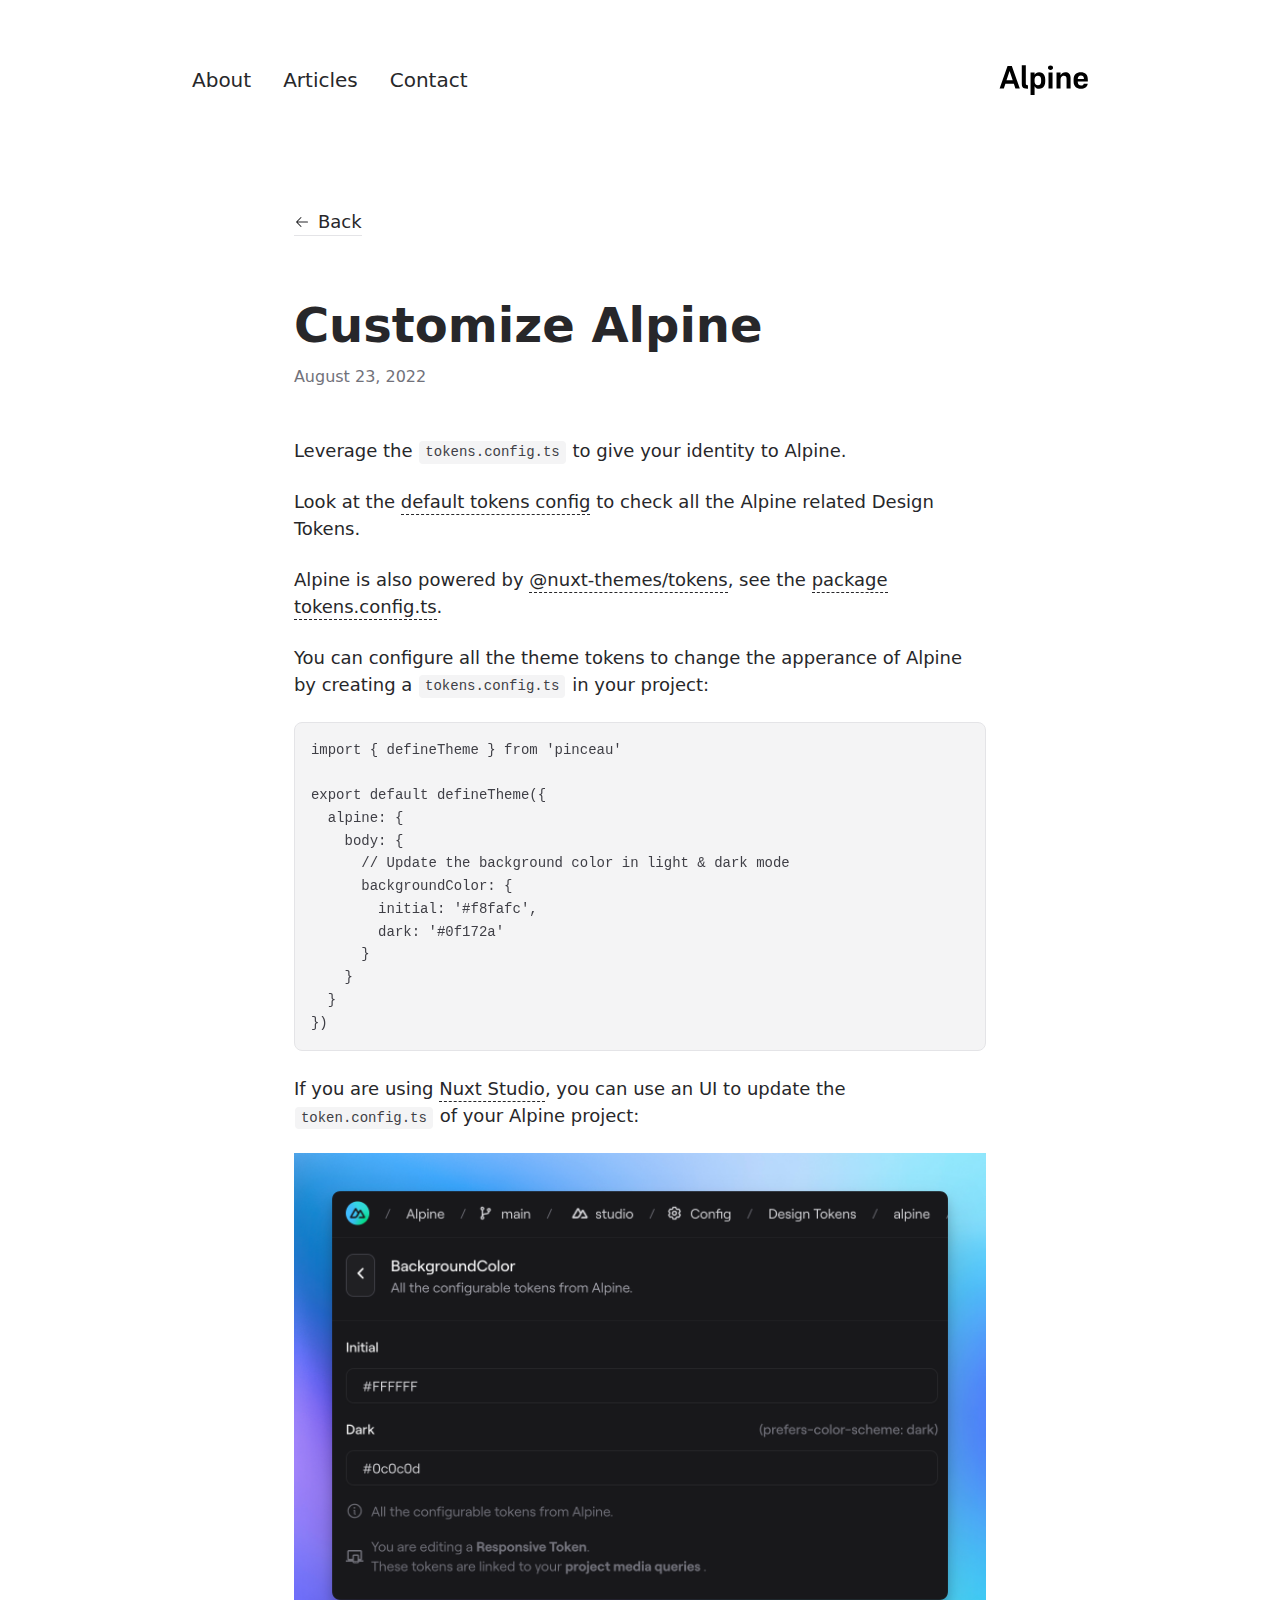
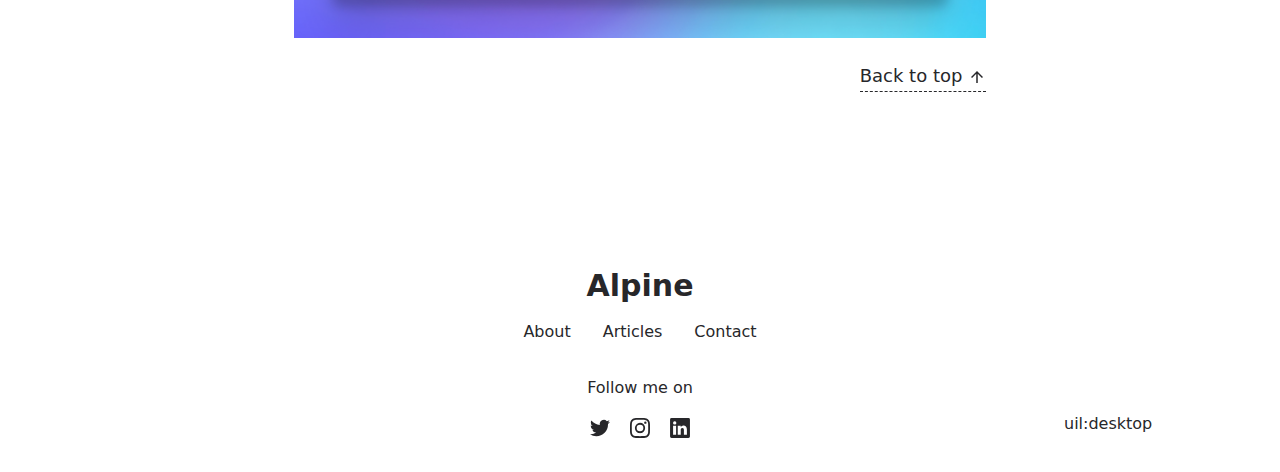
<file: articles/design-tokens/index.html>
<!DOCTYPE html><html lang="en"><head><meta charset="utf-8">
<meta name="viewport" content="width=device-width, initial-scale=1">
<title>Customize Alpine</title>
<meta name="twitter:card" content="summary_large_image">
<meta property="og:image:width" content="400">
<meta property="og:image:height" content="300">
<meta property="og:image:alt" content="An image showcasing my project.">
<meta property="og:title" content="Customize Alpine">
<meta name="description" content="Leverage the tokens.config.ts to give your identity to Alpine.">
<meta property="og:description" content="Leverage the tokens.config.ts to give your identity to Alpine.">
<meta property="og:image" content="/articles/design-tokens.webp">
<link rel="preload" as="fetch" crossorigin="anonymous" href="/articles/design-tokens/_payload.json">
<link rel="stylesheet" href="/_nuxt/entry.yqTKp5hu.css">
<link rel="stylesheet" href="/_nuxt/DocumentDrivenNotFound.OXtTCffN.css">
<link rel="stylesheet" href="/_nuxt/article.RaJeq-y6.css">
<link rel="stylesheet" href="/_nuxt/ProseA.Pmk7nWoU.css">
<link rel="stylesheet" href="/_nuxt/ProseH1.gQ3hqBEO.css">
<link rel="stylesheet" href="/_nuxt/ProseP.8KV9OGMk.css">
<link rel="stylesheet" href="/_nuxt/ProseCodeInline.KwdU_R1r.css">
<link rel="stylesheet" href="/_nuxt/ProsePre.nIRUQbb-.css">
<link rel="stylesheet" href="/_nuxt/ProseCode.GcfskpID.css">
<link rel="stylesheet" href="/_nuxt/ProseImg.Md1SYviZ.css">
<link rel="modulepreload" as="script" crossorigin href="/_nuxt/entry.3Ox0DlD2.js">
<link rel="modulepreload" as="script" crossorigin href="/_nuxt/NuxtImg.ZJh9iS4s.js">
<link rel="modulepreload" as="script" crossorigin href="/_nuxt/document-driven.EfyqGx7c.js">
<link rel="modulepreload" as="script" crossorigin href="/_nuxt/DocumentDrivenEmpty.QrO-dQtT.js">
<link rel="modulepreload" as="script" crossorigin href="/_nuxt/ContentRenderer.Zg_6v3VM.js">
<link rel="modulepreload" as="script" crossorigin href="/_nuxt/ContentRendererMarkdown.vue.hM-f7U4v.js">
<link rel="modulepreload" as="script" crossorigin href="/_nuxt/preview.KaFTzSW1.js">
<link rel="modulepreload" as="script" crossorigin href="/_nuxt/DocumentDrivenNotFound.dVLnWS8y.js">
<link rel="modulepreload" as="script" crossorigin href="/_nuxt/article.9kOU-Cwt.js">
<link rel="modulepreload" as="script" crossorigin href="/_nuxt/ProseA.EGQ8ym5S.js">
<link rel="modulepreload" as="script" crossorigin href="/_nuxt/date.3uOv5BcS.js">
<link rel="modulepreload" as="script" crossorigin href="/_nuxt/ContentRendererMarkdown.BEWWSPoL.js">
<link rel="modulepreload" as="script" crossorigin href="/_nuxt/ProseH1.AWgz6L96.js">
<link rel="modulepreload" as="script" crossorigin href="/_nuxt/ProseP.N6mhZ9wt.js">
<link rel="modulepreload" as="script" crossorigin href="/_nuxt/ProseCodeInline.WOy-s3gu.js">
<link rel="modulepreload" as="script" crossorigin href="/_nuxt/ProsePre.M5wXL4YY.js">
<link rel="modulepreload" as="script" crossorigin href="/_nuxt/ProseCode.2Vd3H81c.js">
<link rel="modulepreload" as="script" crossorigin href="/_nuxt/ProseImg.hewI-K6Q.js">
<link rel="prefetch" as="script" crossorigin href="/_nuxt/default.ODf64H_S.js">
<link rel="prefetch" as="script" crossorigin href="/_nuxt/page.jpyehYvh.js">
<link rel="prefetch" as="script" crossorigin href="/_nuxt/client-db.BwPbb-EW.js">
<link rel="prefetch" as="script" crossorigin href="/_nuxt/slugify.tdI90kHe.js">
<link rel="prefetch" as="style" href="/_nuxt/useStudio.tkaIHU1L.css">
<link rel="prefetch" as="script" crossorigin href="/_nuxt/useStudio.jxyqvTBt.js">
<link rel="prefetch" as="script" crossorigin href="/_nuxt/query.RnSuM-kd.js">
<link rel="prefetch" as="style" href="/_nuxt/error-404._LjjY-y0.css">
<link rel="prefetch" as="script" crossorigin href="/_nuxt/error-404.KOKEAE-6.js">
<link rel="prefetch" as="style" href="/_nuxt/error-500.Ke0_YfD7.css">
<link rel="prefetch" as="script" crossorigin href="/_nuxt/error-500.PpbiZk06.js">
<script type="module" src="/_nuxt/entry.3Ox0DlD2.js" crossorigin></script><style id="pinceau-runtime-hydratable">@media{.phy[--]{--puid:2LUGEA-v;}.pv-Lce0o4{max-width:var(--elements-container-maxWidth);padding-left:var(--elements-container-padding-mobile);padding-right:var(--elements-container-padding-mobile);}@media (min-width: 475px){.pv-Lce0o4{padding-left:var(--elements-container-padding-xs);padding-right:var(--elements-container-padding-xs);}}@media (min-width: 640px){.pv-Lce0o4{padding-left:var(--elements-container-padding-sm);padding-right:var(--elements-container-padding-sm);}}@media (min-width: 768px){.pv-Lce0o4{padding-left:var(--elements-container-padding-md);padding-right:var(--elements-container-padding-md);}}} </style><style id="pinceau-theme">@media { :root {--pinceau-mq: initial; --alpine-readableLine: 68ch;--alpine-backdrop-backgroundColor: #f4f4f5b3;--prose-code-inline-padding: 0.2rem 0.375rem 0.2rem 0.375rem;--prose-code-block-backdropFilter: contrast(1);--prose-code-block-border-style: solid;--prose-code-block-border-width: 1px;--prose-tbody-tr-borderBottom-style: dashed;--prose-tbody-tr-borderBottom-width: 1px;--prose-th-textAlign: inherit;--prose-thead-borderBottom-style: solid;--prose-thead-borderBottom-width: 1px;--prose-thead-border-style: solid;--prose-thead-border-width: 0px;--prose-table-textAlign: start;--prose-hr-width: 1px;--prose-hr-style: solid;--prose-li-listStylePosition: outside;--prose-ol-li-markerColor: currentColor;--prose-ol-paddingInlineStart: 21px;--prose-ol-listStyleType: decimal;--prose-ul-li-markerColor: currentColor;--prose-ul-paddingInlineStart: 21px;--prose-ul-listStyleType: disc;--prose-blockquote-border-style: solid;--prose-blockquote-border-width: 4px;--prose-blockquote-quotes: '201C' '201D' '2018' '2019';--prose-blockquote-paddingInlineStart: 24px;--prose-a-code-color-hover: currentColor;--prose-a-code-color-static: currentColor;--prose-a-hasCode-borderBottom: none;--prose-a-border-distance: 2px;--prose-a-border-color-hover: currentColor;--prose-a-border-color-static: currentColor;--prose-a-border-style-hover: solid;--prose-a-border-style-static: dashed;--prose-a-border-width: 1px;--prose-a-color-static: inherit;--prose-a-textDecoration: none;--prose-h6-margin: 3rem 0 2rem;--prose-h5-margin: 3rem 0 2rem;--prose-h4-margin: 3rem 0 2rem;--prose-h3-margin: 3rem 0 2rem;--prose-h2-margin: 3rem 0 2rem;--prose-h1-margin: 0 0 2rem;--prose-p-fontSize: 18px;--typography-lead-loose: 2;--typography-lead-relaxed: 1.625;--typography-lead-normal: 1.5;--typography-lead-snug: 1.375;--typography-lead-tight: 1.25;--typography-lead-none: 1;--typography-lead-10: 2.5rem;--typography-lead-9: 2.25rem;--typography-lead-8: 2rem;--typography-lead-7: 1.75rem;--typography-lead-6: 1.5rem;--typography-lead-5: 1.25rem;--typography-lead-4: 1rem;--typography-lead-3: .75rem;--typography-lead-2: .5rem;--typography-lead-1: .025rem;--typography-fontWeight-black: 900;--typography-fontWeight-extrabold: 800;--typography-fontWeight-bold: 700;--typography-fontWeight-semibold: 600;--typography-fontWeight-medium: 500;--typography-fontWeight-normal: 400;--typography-fontWeight-light: 300;--typography-fontWeight-extralight: 200;--typography-fontWeight-thin: 100;--typography-fontSize-9xl: 128px;--typography-fontSize-8xl: 96px;--typography-fontSize-7xl: 72px;--typography-fontSize-6xl: 60px;--typography-fontSize-5xl: 48px;--typography-fontSize-4xl: 36px;--typography-fontSize-3xl: 30px;--typography-fontSize-2xl: 24px;--typography-fontSize-xl: 20px;--typography-fontSize-lg: 18px;--typography-fontSize-base: 16px;--typography-fontSize-sm: 14px;--typography-fontSize-xs: 12px;--typography-letterSpacing-wide: 0.025em;--typography-letterSpacing-tight: -0.025em;--typography-verticalMargin-base: 24px;--typography-verticalMargin-sm: 16px;--elements-border-secondary-hover: [object Object];--elements-backdrop-background: #fffc;--elements-backdrop-filter: saturate(200%) blur(20px);--elements-container-maxWidth: 64rem;--lead-loose: 2;--lead-relaxed: 1.625;--lead-normal: 1.5;--lead-snug: 1.375;--lead-tight: 1.25;--lead-none: 1;--lead-10: 2.5rem;--lead-9: 2.25rem;--lead-8: 2rem;--lead-7: 1.75rem;--lead-6: 1.5rem;--lead-5: 1.25rem;--lead-4: 1rem;--lead-3: .75rem;--lead-2: .5rem;--lead-1: .025rem;--letterSpacing-widest: 0.1em;--letterSpacing-wider: 0.05em;--letterSpacing-wide: 0.025em;--letterSpacing-normal: 0em;--letterSpacing-tight: -0.025em;--letterSpacing-tighter: -0.05em;--fontSize-9xl: 8rem;--fontSize-8xl: 6rem;--fontSize-7xl: 4.5rem;--fontSize-6xl: 3.75rem;--fontSize-5xl: 3rem;--fontSize-4xl: 2.25rem;--fontSize-3xl: 1.875rem;--fontSize-2xl: 1.5rem;--fontSize-xl: 1.25rem;--fontSize-lg: 1.125rem;--fontSize-base: 1rem;--fontSize-sm: 0.875rem;--fontSize-xs: 0.75rem;--fontWeight-black: 900;--fontWeight-extrabold: 800;--fontWeight-bold: 700;--fontWeight-semibold: 600;--fontWeight-medium: 500;--fontWeight-normal: 400;--fontWeight-light: 300;--fontWeight-extralight: 200;--fontWeight-thin: 100;--font-mono: ui-monospace, SFMono-Regular, Menlo, Monaco, Consolas, Liberation Mono, Courier New, monospace;--font-serif: ui-serif, Georgia, Cambria, Times New Roman, Times, serif;--font-sans: ui-sans-serif, system-ui, -apple-system, BlinkMacSystemFont, Segoe UI, Roboto, Helvetica Neue, Arial, Noto Sans, sans-serif, Apple Color Emoji, Segoe UI Emoji, Segoe UI Symbol, Noto Color Emoji;--opacity-total: 1;--opacity-high: 0.8;--opacity-medium: 0.5;--opacity-soft: 0.3;--opacity-light: 0.15;--opacity-bright: 0.1;--opacity-noOpacity: 0;--borderWidth-lg: 3px;--borderWidth-md: 2px;--borderWidth-sm: 1px;--borderWidth-noBorder: 0;--space-rem-875: 0.875rem;--space-rem-625: 0.625rem;--space-rem-375: 0.375rem;--space-rem-125: 0.125rem;--space-px: 1px;--space-128: 32rem;--space-96: 24rem;--space-80: 20rem;--space-72: 18rem;--space-64: 16rem;--space-60: 15rem;--space-56: 14rem;--space-52: 13rem;--space-48: 12rem;--space-44: 11rem;--space-40: 10rem;--space-36: 9rem;--space-32: 8rem;--space-28: 7rem;--space-24: 6rem;--space-20: 5rem;--space-16: 4rem;--space-14: 3.5rem;--space-12: 3rem;--space-11: 2.75rem;--space-10: 2.5rem;--space-9: 2.25rem;--space-8: 2rem;--space-7: 1.75rem;--space-6: 1.5rem;--space-5: 1.25rem;--space-4: 1rem;--space-3: 0.75rem;--space-2: 0.5rem;--space-1: 0.25rem;--space-0: 0px;--size-full: 100%;--size-7xl: 80rem;--size-6xl: 72rem;--size-5xl: 64rem;--size-4xl: 56rem;--size-3xl: 48rem;--size-2xl: 42rem;--size-xl: 36rem;--size-lg: 32rem;--size-md: 28rem;--size-sm: 24rem;--size-xs: 20rem;--size-200: 200px;--size-104: 104px;--size-80: 80px;--size-64: 64px;--size-56: 56px;--size-48: 48px;--size-40: 40px;--size-32: 32px;--size-24: 24px;--size-20: 20px;--size-16: 16px;--size-12: 12px;--size-8: 8px;--size-6: 6px;--size-4: 4px;--size-2: 2px;--size-0: 0px;--radii-full: 9999px;--radii-3xl: 1.75rem;--radii-2xl: 1.5rem;--radii-xl: 1rem;--radii-lg: 0.75rem;--radii-md: 0.5rem;--radii-sm: 0.375rem;--radii-xs: 0.25rem;--radii-2xs: 0.125rem;--radii-none: 0px;--shadow-none: 0px 0px 0px 0px transparent;--shadow-lg: 0px 10px 15px -3px #000000, 0px 4px 6px -4px #000000;--shadow-md: 0px 4px 6px -1px #000000, 0px 2px 4px -2px #000000;--shadow-sm: 0px 1px 3px 0px #000000, 0px 1px 2px -1px #000000;--shadow-xs: 0px 1px 2px 0px #000000;--height-screen: 100vh;--width-screen: 100vw;--color-primary-900: #002e38;--color-primary-800: #005c70;--color-primary-700: #008aa9;--color-primary-600: #00b9e1;--color-primary-500: #1ad6ff;--color-primary-400: #40ddff;--color-primary-300: #66e4ff;--color-primary-200: #8deaff;--color-primary-100: #b3f1ff;--color-primary-50: #d9f8ff;--color-ruby-900: #380011;--color-ruby-800: #700021;--color-ruby-700: #a90032;--color-ruby-600: #e10043;--color-ruby-500: #ff1a5e;--color-ruby-400: #ff4079;--color-ruby-300: #ff6694;--color-ruby-200: #ff8dae;--color-ruby-100: #ffb3c9;--color-ruby-50: #ffd9e4;--color-pink-900: #380025;--color-pink-800: #70004b;--color-pink-700: #a90070;--color-pink-600: #e10095;--color-pink-500: #ff1ab2;--color-pink-400: #ff40bf;--color-pink-300: #ff66cc;--color-pink-200: #ff8dd8;--color-pink-100: #ffb3e5;--color-pink-50: #ffd9f2;--color-purple-900: #190038;--color-purple-800: #330070;--color-purple-700: #4c00a9;--color-purple-600: #6500e1;--color-purple-500: #811aff;--color-purple-400: #9640ff;--color-purple-300: #ab66ff;--color-purple-200: #c08dff;--color-purple-100: #d5b3ff;--color-purple-50: #ead9ff;--color-royalblue-900: #0b0531;--color-royalblue-800: #160a62;--color-royalblue-700: #211093;--color-royalblue-600: #2c15c4;--color-royalblue-500: #4127e8;--color-royalblue-400: #614bec;--color-royalblue-300: #806ff0;--color-royalblue-200: #a093f3;--color-royalblue-100: #c0b7f7;--color-royalblue-50: #dfdbfb;--color-indigoblue-900: #001238;--color-indigoblue-800: #002370;--color-indigoblue-700: #0035a9;--color-indigoblue-600: #0047e1;--color-indigoblue-500: #1a62ff;--color-indigoblue-400: #407cff;--color-indigoblue-300: #6696ff;--color-indigoblue-200: #8db0ff;--color-indigoblue-100: #b3cbff;--color-indigoblue-50: #d9e5ff;--color-blue-900: #002438;--color-blue-800: #004870;--color-blue-700: #006ca9;--color-blue-600: #0090e1;--color-blue-500: #1aadff;--color-blue-400: #40bbff;--color-blue-300: #66c8ff;--color-blue-200: #8dd6ff;--color-blue-100: #b3e4ff;--color-blue-50: #d9f1ff;--color-lightblue-900: #002e38;--color-lightblue-800: #005c70;--color-lightblue-700: #008aa9;--color-lightblue-600: #00b9e1;--color-lightblue-500: #1ad6ff;--color-lightblue-400: #40ddff;--color-lightblue-300: #66e4ff;--color-lightblue-200: #8deaff;--color-lightblue-100: #b3f1ff;--color-lightblue-50: #d9f8ff;--color-teal-900: #062a28;--color-teal-800: #0b544f;--color-teal-700: #117d77;--color-teal-600: #16a79e;--color-teal-500: #1cd1c6;--color-teal-400: #36e4da;--color-teal-300: #5fe9e1;--color-teal-200: #87efe9;--color-teal-100: #aff4f0;--color-teal-50: #d7faf8;--color-pear-900: #2a2b09;--color-pear-800: #545512;--color-pear-700: #7e801b;--color-pear-600: #a8aa24;--color-pear-500: #d0d32f;--color-pear-400: #d8da52;--color-pear-300: #e0e274;--color-pear-200: #e8e997;--color-pear-100: #eff0ba;--color-pear-50: #f7f8dc;--color-red-900: #380300;--color-red-800: #700700;--color-red-700: #a90a00;--color-red-600: #e10e00;--color-red-500: #ff281a;--color-red-400: #ff4c40;--color-red-300: #ff7066;--color-red-200: #ff948d;--color-red-100: #ffb7b3;--color-red-50: #ffdbd9;--color-orange-900: #381800;--color-orange-800: #702f00;--color-orange-700: #a94700;--color-orange-600: #e15e00;--color-orange-500: #ff7a1a;--color-orange-400: #ff9040;--color-orange-300: #ffa666;--color-orange-200: #ffbd8d;--color-orange-100: #ffd3b3;--color-orange-50: #ffe9d9;--color-yellow-900: #362b03;--color-yellow-800: #6d5605;--color-yellow-700: #a38108;--color-yellow-600: #daac0a;--color-yellow-500: #f5c828;--color-yellow-400: #f7d14c;--color-yellow-300: #f8da70;--color-yellow-200: #fae393;--color-yellow-100: #fcedb7;--color-yellow-50: #fdf6db;--color-green-900: #003f25;--color-green-800: #005e38;--color-green-700: #007e4a;--color-green-600: #009d5d;--color-green-500: #00bd6f;--color-green-400: #00dc82;--color-green-300: #30ffaa;--color-green-200: #83ffcc;--color-green-100: #acffdd;--color-green-50: #d6ffee;--color-gray-900: #18181B;--color-gray-800: #27272A;--color-gray-700: #3f3f46;--color-gray-600: #52525B;--color-gray-500: #71717A;--color-gray-400: #a1a1aa;--color-gray-300: #D4d4d8;--color-gray-200: #e4e4e7;--color-gray-100: #f4f4f5;--color-gray-50: #fafafa;--color-black: #0c0c0d;--color-white: #FFFFFF;--media-portrait: only screen and (orientation: portrait);--media-landscape: only screen and (orientation: landscape);--media-rm: (prefers-reduced-motion: reduce);--media-2xl: (min-width: 1536px);--media-xl: (min-width: 1280px);--media-lg: (min-width: 1024px);--media-md: (min-width: 768px);--media-sm: (min-width: 640px);--media-xs: (min-width: 475px);--alpine-body-color: var(--color-gray-800);--alpine-body-backgroundColor: var(--color-white);--prose-code-inline-fontWeight: var(--typography-fontWeight-normal);--prose-code-inline-fontSize: var(--typography-fontSize-sm);--prose-code-inline-borderRadius: var(--radii-xs);--prose-code-block-pre-padding: var(--typography-verticalMargin-sm);--prose-code-block-margin: var(--typography-verticalMargin-base) 0;--prose-code-block-fontSize: var(--typography-fontSize-sm);--prose-tbody-code-inline-fontSize: var(--typography-fontSize-sm);--prose-tbody-td-padding: var(--typography-verticalMargin-sm);--prose-th-fontWeight: var(--typography-fontWeight-semibold);--prose-th-padding: 0 var(--typography-verticalMargin-sm) var(--typography-verticalMargin-sm) var(--typography-verticalMargin-sm);--prose-table-lineHeight: var(--typography-lead-6);--prose-table-fontSize: var(--typography-fontSize-sm);--prose-table-margin: var(--typography-verticalMargin-base) 0;--prose-hr-margin: var(--typography-verticalMargin-base) 0;--prose-li-margin: var(--typography-verticalMargin-sm) 0;--prose-ol-margin: var(--typography-verticalMargin-base) 0;--prose-ul-margin: var(--typography-verticalMargin-base) 0;--prose-blockquote-margin: var(--typography-verticalMargin-base) 0;--prose-a-code-border-style: var(--prose-a-border-style-static);--prose-a-code-border-width: var(--prose-a-border-width);--prose-a-fontWeight: var(--typography-fontWeight-medium);--prose-img-margin: var(--typography-verticalMargin-base) 0;--prose-strong-fontWeight: var(--typography-fontWeight-semibold);--prose-h6-iconSize: var(--typography-fontSize-base);--prose-h6-fontWeight: var(--typography-fontWeight-semibold);--prose-h6-lineHeight: var(--typography-lead-normal);--prose-h6-fontSize: var(--typography-fontSize-lg);--prose-h5-iconSize: var(--typography-fontSize-lg);--prose-h5-fontWeight: var(--typography-fontWeight-semibold);--prose-h5-lineHeight: var(--typography-lead-snug);--prose-h5-fontSize: var(--typography-fontSize-xl);--prose-h4-iconSize: var(--typography-fontSize-lg);--prose-h4-letterSpacing: var(--typography-letterSpacing-tight);--prose-h4-fontWeight: var(--typography-fontWeight-semibold);--prose-h4-lineHeight: var(--typography-lead-snug);--prose-h4-fontSize: var(--typography-fontSize-2xl);--prose-h3-iconSize: var(--typography-fontSize-xl);--prose-h3-letterSpacing: var(--typography-letterSpacing-tight);--prose-h3-fontWeight: var(--typography-fontWeight-semibold);--prose-h3-lineHeight: var(--typography-lead-snug);--prose-h3-fontSize: var(--typography-fontSize-3xl);--prose-h2-iconSize: var(--typography-fontSize-2xl);--prose-h2-letterSpacing: var(--typography-letterSpacing-tight);--prose-h2-fontWeight: var(--typography-fontWeight-semibold);--prose-h2-lineHeight: var(--typography-lead-tight);--prose-h2-fontSize: var(--typography-fontSize-4xl);--prose-h1-iconSize: var(--typography-fontSize-3xl);--prose-h1-letterSpacing: var(--typography-letterSpacing-tight);--prose-h1-fontWeight: var(--typography-fontWeight-bold);--prose-h1-lineHeight: var(--typography-lead-tight);--prose-h1-fontSize: var(--typography-fontSize-5xl);--prose-p-br-margin: var(--typography-verticalMargin-base) 0 0 0;--prose-p-margin: var(--typography-verticalMargin-base) 0;--prose-p-lineHeight: var(--typography-lead-normal);--typography-color-primary-900: var(--color-primary-900);--typography-color-primary-800: var(--color-primary-800);--typography-color-primary-700: var(--color-primary-700);--typography-color-primary-600: var(--color-primary-600);--typography-color-primary-500: var(--color-primary-500);--typography-color-primary-400: var(--color-primary-400);--typography-color-primary-300: var(--color-primary-300);--typography-color-primary-200: var(--color-primary-200);--typography-color-primary-100: var(--color-primary-100);--typography-color-primary-50: var(--color-primary-50);--typography-font-code: var(--font-mono);--typography-font-body: var(--font-sans);--typography-font-display: var(--font-sans);--typography-body-backgroundColor: var(--color-white);--typography-body-color: var(--color-black);--elements-state-danger-borderColor-secondary: var(--color-red-200);--elements-state-danger-borderColor-primary: var(--color-red-100);--elements-state-danger-backgroundColor-secondary: var(--color-red-100);--elements-state-danger-backgroundColor-primary: var(--color-red-50);--elements-state-danger-color-secondary: var(--color-red-600);--elements-state-danger-color-primary: var(--color-red-500);--elements-state-warning-borderColor-secondary: var(--color-yellow-200);--elements-state-warning-borderColor-primary: var(--color-yellow-100);--elements-state-warning-backgroundColor-secondary: var(--color-yellow-100);--elements-state-warning-backgroundColor-primary: var(--color-yellow-50);--elements-state-warning-color-secondary: var(--color-yellow-700);--elements-state-warning-color-primary: var(--color-yellow-600);--elements-state-success-borderColor-secondary: var(--color-green-200);--elements-state-success-borderColor-primary: var(--color-green-100);--elements-state-success-backgroundColor-secondary: var(--color-green-100);--elements-state-success-backgroundColor-primary: var(--color-green-50);--elements-state-success-color-secondary: var(--color-green-600);--elements-state-success-color-primary: var(--color-green-500);--elements-state-info-borderColor-secondary: var(--color-blue-200);--elements-state-info-borderColor-primary: var(--color-blue-100);--elements-state-info-backgroundColor-secondary: var(--color-blue-100);--elements-state-info-backgroundColor-primary: var(--color-blue-50);--elements-state-info-color-secondary: var(--color-blue-600);--elements-state-info-color-primary: var(--color-blue-500);--elements-state-primary-borderColor-secondary: var(--color-primary-200);--elements-state-primary-borderColor-primary: var(--color-primary-100);--elements-state-primary-backgroundColor-secondary: var(--color-primary-100);--elements-state-primary-backgroundColor-primary: var(--color-primary-50);--elements-state-primary-color-secondary: var(--color-primary-700);--elements-state-primary-color-primary: var(--color-primary-600);--elements-surface-secondary-backgroundColor: var(--color-gray-200);--elements-surface-primary-backgroundColor: var(--color-gray-100);--elements-surface-background-base: var(--color-gray-100);--elements-border-secondary-static: var(--color-gray-200);--elements-border-primary-hover: var(--color-gray-200);--elements-border-primary-static: var(--color-gray-100);--elements-container-padding-md: var(--space-16);--elements-container-padding-sm: var(--space-12);--elements-container-padding-xs: var(--space-8);--elements-container-padding-mobile: var(--space-6);--elements-text-secondary-color-hover: var(--color-gray-700);--elements-text-secondary-color-static: var(--color-gray-500);--elements-text-primary-color-static: var(--color-gray-900);--text-6xl-lineHeight: var(--lead-none);--text-6xl-fontSize: var(--fontSize-6xl);--text-5xl-lineHeight: var(--lead-none);--text-5xl-fontSize: var(--fontSize-5xl);--text-4xl-lineHeight: var(--lead-10);--text-4xl-fontSize: var(--fontSize-4xl);--text-3xl-lineHeight: var(--lead-9);--text-3xl-fontSize: var(--fontSize-3xl);--text-2xl-lineHeight: var(--lead-8);--text-2xl-fontSize: var(--fontSize-2xl);--text-xl-lineHeight: var(--lead-7);--text-xl-fontSize: var(--fontSize-xl);--text-lg-lineHeight: var(--lead-7);--text-lg-fontSize: var(--fontSize-lg);--text-base-lineHeight: var(--lead-6);--text-base-fontSize: var(--fontSize-base);--text-sm-lineHeight: var(--lead-5);--text-sm-fontSize: var(--fontSize-sm);--text-xs-lineHeight: var(--lead-4);--text-xs-fontSize: var(--fontSize-xs);--shadow-2xl: 0px 25px 50px -12px var(--color-gray-900);--shadow-xl: 0px 20px 25px -5px var(--color-gray-400), 0px 8px 10px -6px #000000;--color-secondary-900: var(--color-gray-900);--color-secondary-800: var(--color-gray-800);--color-secondary-700: var(--color-gray-700);--color-secondary-600: var(--color-gray-600);--color-secondary-500: var(--color-gray-500);--color-secondary-400: var(--color-gray-400);--color-secondary-300: var(--color-gray-300);--color-secondary-200: var(--color-gray-200);--color-secondary-100: var(--color-gray-100);--color-secondary-50: var(--color-gray-50);--prose-a-code-background-hover: var(--typography-color-primary-50);--prose-a-code-border-color-hover: var(--typography-color-primary-500);--prose-a-color-hover: var(--typography-color-primary-500);--typography-color-secondary-900: var(--color-secondary-900);--typography-color-secondary-800: var(--color-secondary-800);--typography-color-secondary-700: var(--color-secondary-700);--typography-color-secondary-600: var(--color-secondary-600);--typography-color-secondary-500: var(--color-secondary-500);--typography-color-secondary-400: var(--color-secondary-400);--typography-color-secondary-300: var(--color-secondary-300);--typography-color-secondary-200: var(--color-secondary-200);--typography-color-secondary-100: var(--color-secondary-100);--typography-color-secondary-50: var(--color-secondary-50);--prose-code-inline-backgroundColor: var(--typography-color-secondary-100);--prose-code-inline-color: var(--typography-color-secondary-700);--prose-code-block-backgroundColor: var(--typography-color-secondary-100);--prose-code-block-color: var(--typography-color-secondary-700);--prose-code-block-border-color: var(--typography-color-secondary-200);--prose-tbody-tr-borderBottom-color: var(--typography-color-secondary-200);--prose-th-color: var(--typography-color-secondary-600);--prose-thead-borderBottom-color: var(--typography-color-secondary-200);--prose-thead-border-color: var(--typography-color-secondary-300);--prose-hr-color: var(--typography-color-secondary-200);--prose-blockquote-border-color: var(--typography-color-secondary-200);--prose-blockquote-color: var(--typography-color-secondary-500);--prose-a-code-border-color-static: var(--typography-color-secondary-400); } }@media { :root.dark {--pinceau-mq: dark; --alpine-backdrop-backgroundColor: #18181bb3;--prose-code-block-backdropFilter: contrast(1);--prose-ol-li-markerColor: currentColor;--prose-ul-li-markerColor: currentColor;--prose-a-code-color-hover: currentColor;--prose-a-code-color-static: currentColor;--prose-a-border-color-hover: currentColor;--prose-a-border-color-static: currentColor;--prose-a-color-static: inherit;--elements-backdrop-background: #0c0d0ccc;--alpine-body-color: var(--color-gray-200);--alpine-body-backgroundColor: var(--color-black);--typography-body-backgroundColor: var(--color-black);--typography-body-color: var(--color-white);--elements-state-danger-borderColor-secondary: var(--color-red-700);--elements-state-danger-borderColor-primary: var(--color-red-800);--elements-state-danger-backgroundColor-secondary: var(--color-red-800);--elements-state-danger-backgroundColor-primary: var(--color-red-900);--elements-state-danger-color-secondary: var(--color-red-200);--elements-state-danger-color-primary: var(--color-red-300);--elements-state-warning-borderColor-secondary: var(--color-yellow-700);--elements-state-warning-borderColor-primary: var(--color-yellow-800);--elements-state-warning-backgroundColor-secondary: var(--color-yellow-800);--elements-state-warning-backgroundColor-primary: var(--color-yellow-900);--elements-state-warning-color-secondary: var(--color-yellow-200);--elements-state-warning-color-primary: var(--color-yellow-400);--elements-state-success-borderColor-secondary: var(--color-green-700);--elements-state-success-borderColor-primary: var(--color-green-800);--elements-state-success-backgroundColor-secondary: var(--color-green-800);--elements-state-success-backgroundColor-primary: var(--color-green-900);--elements-state-success-color-secondary: var(--color-green-200);--elements-state-success-color-primary: var(--color-green-400);--elements-state-info-borderColor-secondary: var(--color-blue-700);--elements-state-info-borderColor-primary: var(--color-blue-800);--elements-state-info-backgroundColor-secondary: var(--color-blue-800);--elements-state-info-backgroundColor-primary: var(--color-blue-900);--elements-state-info-color-secondary: var(--color-blue-200);--elements-state-info-color-primary: var(--color-blue-400);--elements-state-primary-borderColor-secondary: var(--color-primary-700);--elements-state-primary-borderColor-primary: var(--color-primary-800);--elements-state-primary-backgroundColor-secondary: var(--color-primary-800);--elements-state-primary-backgroundColor-primary: var(--color-primary-900);--elements-state-primary-color-secondary: var(--color-primary-200);--elements-state-primary-color-primary: var(--color-primary-400);--elements-surface-secondary-backgroundColor: var(--color-gray-800);--elements-surface-primary-backgroundColor: var(--color-gray-900);--elements-surface-background-base: var(--color-gray-900);--elements-border-secondary-static: var(--color-gray-800);--elements-border-primary-hover: var(--color-gray-800);--elements-border-primary-static: var(--color-gray-900);--elements-text-secondary-color-hover: var(--color-gray-200);--elements-text-secondary-color-static: var(--color-gray-400);--elements-text-primary-color-static: var(--color-gray-50);--prose-a-code-background-hover: var(--typography-color-primary-900);--prose-a-code-border-color-hover: var(--typography-color-primary-600);--prose-a-color-hover: var(--typography-color-primary-400);--prose-code-inline-backgroundColor: var(--typography-color-secondary-800);--prose-code-inline-color: var(--typography-color-secondary-200);--prose-code-block-backgroundColor: var(--typography-color-secondary-900);--prose-code-block-color: var(--typography-color-secondary-200);--prose-code-block-border-color: var(--typography-color-secondary-800);--prose-tbody-tr-borderBottom-color: var(--typography-color-secondary-800);--prose-th-color: var(--typography-color-secondary-400);--prose-thead-borderBottom-color: var(--typography-color-secondary-800);--prose-thead-border-color: var(--typography-color-secondary-600);--prose-hr-color: var(--typography-color-secondary-800);--prose-blockquote-border-color: var(--typography-color-secondary-700);--prose-blockquote-color: var(--typography-color-secondary-400);--prose-a-code-border-color-static: var(--typography-color-secondary-600); } }</style><script>"use strict";(()=>{const a=window,e=document.documentElement,m=["dark","light"],c=window&&window.localStorage&&window.localStorage.getItem&&window.localStorage.getItem("nuxt-color-mode")||"system";let n=c==="system"?d():c;const l=e.getAttribute("data-color-mode-forced");l&&(n=l),i(n),a["__NUXT_COLOR_MODE__"]={preference:c,value:n,getColorScheme:d,addColorScheme:i,removeColorScheme:f};function i(o){const t=""+o+"",s="";e.classList?e.classList.add(t):e.className+=" "+t,s&&e.setAttribute("data-"+s,o)}function f(o){const t=""+o+"",s="";e.classList?e.classList.remove(t):e.className=e.className.replace(new RegExp(t,"g"),""),s&&e.removeAttribute("data-"+s)}function r(o){return a.matchMedia("(prefers-color-scheme"+o+")")}function d(){if(a.matchMedia&&r("").media!=="not all"){for(const o of m)if(r(":"+o).matches)return o}return"light"}})();
</script></head><body><div id="__nuxt"><div class="container pv-Lce0o4 pc-2LUGEA app-layout" data-v-98f697d4 data-v-65048bf3><!--[--><div class="nuxt-progress" style="width:0%;height:3px;opacity:0;background-size:Infinity% auto;" data-v-98f697d4></div><header class="right" data-v-98f697d4 data-v-6ef6e078><div class="menu" data-v-6ef6e078><button aria-label="Navigation Menu" data-v-6ef6e078><svg width="24" height="24" viewBox="0 0 68 68" fill="currentColor" xmlns="http://www.w3.org/2000/svg" data-v-6ef6e078><path d="M8 34C8 32.1362 8 31.2044 8.30448 30.4693C8.71046 29.4892 9.48915 28.7105 10.4693 28.3045C11.2044 28 12.1362 28 14 28C15.8638 28 16.7956 28 17.5307 28.3045C18.5108 28.7105 19.2895 29.4892 19.6955 30.4693C20 31.2044 20 32.1362 20 34C20 35.8638 20 36.7956 19.6955 37.5307C19.2895 38.5108 18.5108 39.2895 17.5307 39.6955C16.7956 40 15.8638 40 14 40C12.1362 40 11.2044 40 10.4693 39.6955C9.48915 39.2895 8.71046 38.5108 8.30448 37.5307C8 36.7956 8 35.8638 8 34Z" data-v-6ef6e078></path><path d="M28 34C28 32.1362 28 31.2044 28.3045 30.4693C28.7105 29.4892 29.4892 28.7105 30.4693 28.3045C31.2044 28 32.1362 28 34 28C35.8638 28 36.7956 28 37.5307 28.3045C38.5108 28.7105 39.2895 29.4892 39.6955 30.4693C40 31.2044 40 32.1362 40 34C40 35.8638 40 36.7956 39.6955 37.5307C39.2895 38.5108 38.5108 39.2895 37.5307 39.6955C36.7956 40 35.8638 40 34 40C32.1362 40 31.2044 40 30.4693 39.6955C29.4892 39.2895 28.7105 38.5108 28.3045 37.5307C28 36.7956 28 35.8638 28 34Z" data-v-6ef6e078></path><path d="M48 34C48 32.1362 48 31.2044 48.3045 30.4693C48.7105 29.4892 49.4892 28.7105 50.4693 28.3045C51.2044 28 52.1362 28 54 28C55.8638 28 56.7956 28 57.5307 28.3045C58.5108 28.7105 59.2895 29.4892 59.6955 30.4693C60 31.2044 60 32.1362 60 34C60 35.8638 60 36.7956 59.6955 37.5307C59.2895 38.5108 58.5108 39.2895 57.5307 39.6955C56.7956 40 55.8638 40 54 40C52.1362 40 51.2044 40 50.4693 39.6955C49.4892 39.2895 48.7105 38.5108 48.3045 37.5307C48 36.7956 48 35.8638 48 34Z" data-v-6ef6e078></path></svg></button></div><div class="overlay" data-v-6ef6e078><nav data-v-6ef6e078 data-v-81b87d90><ul data-v-81b87d90><!--[--><li data-v-81b87d90><a href="/" class="" data-v-81b87d90><span class="underline-fx" data-v-81b87d90></span> About</a></li><li data-v-81b87d90><a href="/articles" class="" data-v-81b87d90><span class="underline-fx" data-v-81b87d90></span> Articles</a></li><li data-v-81b87d90><a href="/contact" class="" data-v-81b87d90><span class="underline-fx" data-v-81b87d90></span> Contact</a></li><!--]--></ul></nav></div><div class="logo" data-v-6ef6e078><a href="/" class="" data-v-6ef6e078><img src="/logo-dark.svg" class="dark-img" alt="alpine" width="89" height="31" data-v-6ef6e078><img src="/logo.svg" class="light-img" alt="alpine" width="89" height="31" data-v-6ef6e078></a></div><div class="main-nav" data-v-6ef6e078><nav data-v-6ef6e078 data-v-81b87d90><ul data-v-81b87d90><!--[--><li data-v-81b87d90><a href="/" class="" data-v-81b87d90><span class="underline-fx" data-v-81b87d90></span> About</a></li><li data-v-81b87d90><a href="/articles" class="" data-v-81b87d90><span class="underline-fx" data-v-81b87d90></span> Articles</a></li><li data-v-81b87d90><a href="/contact" class="" data-v-81b87d90><span class="underline-fx" data-v-81b87d90></span> Contact</a></li><!--]--></ul></nav></div></header><!--[--><div class="document-driven-page"><article data-v-2bedc66c><a href="/articles" class="back" data-v-2bedc66c><svg xmlns="http://www.w3.org/2000/svg" xmlns:xlink="http://www.w3.org/1999/xlink" aria-hidden="true" role="img" class="icon" data-v-2bedc66c style="" width="1em" height="1em" viewBox="0 0 256 256" data-v-60a64bd7><path fill="currentColor" d="M224 128a8 8 0 0 1-8 8H59.31l58.35 58.34a8 8 0 0 1-11.32 11.32l-72-72a8 8 0 0 1 0-11.32l72-72a8 8 0 0 1 11.32 11.32L59.31 120H216a8 8 0 0 1 8 8"/></svg><span data-v-2bedc66c> Back </span></a><header data-v-2bedc66c><h1 class="title" data-v-2bedc66c>Customize Alpine</h1><time datetime="2022-08-23T00:00:00.000Z" data-v-2bedc66c>August 23, 2022</time></header><div class="prose" data-v-2bedc66c><!--[--><div><h1 id="customize-alpine" data-v-00feaeaa><a aria-current="page" href="/articles/design-tokens#customize-alpine" class="router-link-active router-link-exact-active" data-v-00feaeaa><!--[-->Customize Alpine<!--]--><!----></a></h1><p data-v-faad55e0><!--[-->Leverage the <code class="" data-v-90e26dbf><!--[-->tokens.config.ts<!--]--></code> to give your identity to Alpine.<!--]--></p><p data-v-faad55e0><!--[-->Look at the <a href="https://github.com/nuxt-themes/alpine/blob/main/tokens.config.ts" rel="nofollow" data-v-a089b9a5><!--[-->default tokens config<!--]--></a> to check all the Alpine related Design Tokens.<!--]--></p><p data-v-faad55e0><!--[-->Alpine is also powered by <a href="https://www.npmjs.com/package/@nuxt-themes/tokens" rel="nofollow" data-v-a089b9a5><!--[-->@nuxt-themes/tokens<!--]--></a>, see the <a href="https://unpkg.com/@nuxt-themes/tokens@latest/dist/tokens.config.ts" rel="nofollow" data-v-a089b9a5><!--[-->package tokens.config.ts<!--]--></a>.<!--]--></p><p data-v-faad55e0><!--[-->You can configure all the theme tokens to change the apperance of Alpine by creating a <code class="" data-v-90e26dbf><!--[-->tokens.config.ts<!--]--></code> in your project:<!--]--></p><div class="highlight-ts prose-code" meta data-v-c46a05f7><!----><!--[--><pre class="language-ts" style=""><!--[--><code>import { defineTheme } from &#39;pinceau&#39;

export default defineTheme({
  alpine: {
    body: {
      // Update the background color in light &amp; dark mode
      backgroundColor: {
        initial: &#39;#f8fafc&#39;,
        dark: &#39;#0f172a&#39;
      }
    }
  }
})
</code><!--]--></pre><!--]--><button class="copy-button" data-v-c46a05f7 data-v-6f91fa26><span class="sr-only" data-v-6f91fa26>Copy to clipboard</span><span class="icon-wrapper" data-v-6f91fa26><svg xmlns="http://www.w3.org/2000/svg" xmlns:xlink="http://www.w3.org/1999/xlink" aria-hidden="true" role="img" class="icon" data-v-6f91fa26 style="" width="18px" height="18px" viewBox="0 0 256 256" data-v-60a64bd7><path fill="currentColor" d="M216 32H88a8 8 0 0 0-8 8v40H40a8 8 0 0 0-8 8v128a8 8 0 0 0 8 8h128a8 8 0 0 0 8-8v-40h40a8 8 0 0 0 8-8V40a8 8 0 0 0-8-8m-56 176H48V96h112Zm48-48h-32V88a8 8 0 0 0-8-8H96V48h112Z"/></svg></span></button></div><p data-v-faad55e0><!--[-->If you are using <a href="https://nuxt.studio" rel="nofollow" data-v-a089b9a5><!--[-->Nuxt Studio<!--]--></a>, you can use an UI to update the <code class="" data-v-90e26dbf><!--[-->token.config.ts<!--]--></code> of your Alpine project:<!--]--></p><p data-v-faad55e0><!--[--><a href="https://nuxt.studio" rel="nofollow" data-v-a089b9a5><!--[--><img src="/design-tokens-studio.png" alt="design-tokens-studio.png" data-v-6b041726><!--]--></a><!--]--></p><style></style></div><!--]--><div class="back-to-top" data-v-2bedc66c><a data-v-2bedc66c data-v-a089b9a5><!--[-->Back to top <svg xmlns="http://www.w3.org/2000/svg" xmlns:xlink="http://www.w3.org/1999/xlink" aria-hidden="true" role="img" class="icon" data-v-2bedc66c style="" width="1em" height="1em" viewBox="0 0 24 24" data-v-60a64bd7><path fill="currentColor" d="M11 20V7.825l-5.6 5.6L4 12l8-8l8 8l-1.4 1.425l-5.6-5.6V20z"/></svg><!--]--></a></div></div></article></div><!--]--><footer class="center" data-v-98f697d4 data-v-a2f17606><a href="https://www.github.com/nuxt-themes/alpine" rel="noopener noreferrer" class="credits" data-v-a2f17606>Alpine</a><div class="navigation" data-v-a2f17606><nav data-v-a2f17606 data-v-81b87d90><ul data-v-81b87d90><!--[--><li data-v-81b87d90><a href="/" class="" data-v-81b87d90><span class="underline-fx" data-v-81b87d90></span> About</a></li><li data-v-81b87d90><a href="/articles" class="" data-v-81b87d90><span class="underline-fx" data-v-81b87d90></span> Articles</a></li><li data-v-81b87d90><a href="/contact" class="" data-v-81b87d90><span class="underline-fx" data-v-81b87d90></span> Contact</a></li><!--]--></ul></nav></div><p class="message" data-v-a2f17606>Follow me on</p><div class="icons" data-v-a2f17606><div class="social" data-v-a2f17606><!--[--><a href="https://twitter.com/nuxtlabs" rel="noopener noreferrer" target="_blank" title="nuxtlabs" aria-label="nuxtlabs" data-v-86bf7393><svg xmlns="http://www.w3.org/2000/svg" xmlns:xlink="http://www.w3.org/1999/xlink" aria-hidden="true" role="img" class="icon" data-v-86bf7393 style="" width="1em" height="1em" viewBox="0 0 24 24" data-v-60a64bd7><path fill="currentColor" d="M22 5.8a8.49 8.49 0 0 1-2.36.64a4.13 4.13 0 0 0 1.81-2.27a8.21 8.21 0 0 1-2.61 1a4.1 4.1 0 0 0-7 3.74a11.64 11.64 0 0 1-8.45-4.29a4.16 4.16 0 0 0-.55 2.07a4.09 4.09 0 0 0 1.82 3.41a4.05 4.05 0 0 1-1.86-.51v.05a4.1 4.1 0 0 0 3.3 4a3.93 3.93 0 0 1-1.1.17a4.9 4.9 0 0 1-.77-.07a4.11 4.11 0 0 0 3.83 2.84A8.22 8.22 0 0 1 3 18.34a7.93 7.93 0 0 1-1-.06a11.57 11.57 0 0 0 6.29 1.85A11.59 11.59 0 0 0 20 8.45v-.53a8.43 8.43 0 0 0 2-2.12"/></svg></a><a href="https://instagram.com/atinuxt" rel="noopener noreferrer" target="_blank" title="atinuxt" aria-label="atinuxt" data-v-86bf7393><svg xmlns="http://www.w3.org/2000/svg" xmlns:xlink="http://www.w3.org/1999/xlink" aria-hidden="true" role="img" class="icon" data-v-86bf7393 style="" width="1em" height="1em" viewBox="0 0 24 24" data-v-60a64bd7><path fill="currentColor" d="M17.34 5.46a1.2 1.2 0 1 0 1.2 1.2a1.2 1.2 0 0 0-1.2-1.2m4.6 2.42a7.59 7.59 0 0 0-.46-2.43a4.94 4.94 0 0 0-1.16-1.77a4.7 4.7 0 0 0-1.77-1.15a7.3 7.3 0 0 0-2.43-.47C15.06 2 14.72 2 12 2s-3.06 0-4.12.06a7.3 7.3 0 0 0-2.43.47a4.78 4.78 0 0 0-1.77 1.15a4.7 4.7 0 0 0-1.15 1.77a7.3 7.3 0 0 0-.47 2.43C2 8.94 2 9.28 2 12s0 3.06.06 4.12a7.3 7.3 0 0 0 .47 2.43a4.7 4.7 0 0 0 1.15 1.77a4.78 4.78 0 0 0 1.77 1.15a7.3 7.3 0 0 0 2.43.47C8.94 22 9.28 22 12 22s3.06 0 4.12-.06a7.3 7.3 0 0 0 2.43-.47a4.7 4.7 0 0 0 1.77-1.15a4.85 4.85 0 0 0 1.16-1.77a7.59 7.59 0 0 0 .46-2.43c0-1.06.06-1.4.06-4.12s0-3.06-.06-4.12M20.14 16a5.61 5.61 0 0 1-.34 1.86a3.06 3.06 0 0 1-.75 1.15a3.19 3.19 0 0 1-1.15.75a5.61 5.61 0 0 1-1.86.34c-1 .05-1.37.06-4 .06s-3 0-4-.06a5.73 5.73 0 0 1-1.94-.3a3.27 3.27 0 0 1-1.1-.75a3 3 0 0 1-.74-1.15a5.54 5.54 0 0 1-.4-1.9c0-1-.06-1.37-.06-4s0-3 .06-4a5.54 5.54 0 0 1 .35-1.9A3 3 0 0 1 5 5a3.14 3.14 0 0 1 1.1-.8A5.73 5.73 0 0 1 8 3.86c1 0 1.37-.06 4-.06s3 0 4 .06a5.61 5.61 0 0 1 1.86.34a3.06 3.06 0 0 1 1.19.8a3.06 3.06 0 0 1 .75 1.1a5.61 5.61 0 0 1 .34 1.9c.05 1 .06 1.37.06 4s-.01 3-.06 4M12 6.87A5.13 5.13 0 1 0 17.14 12A5.12 5.12 0 0 0 12 6.87m0 8.46A3.33 3.33 0 1 1 15.33 12A3.33 3.33 0 0 1 12 15.33"/></svg></a><a href="https://www.linkedin.com/company/nuxtlabs" rel="noopener noreferrer" target="_blank" title="LinkedIn" aria-label="LinkedIn" data-v-86bf7393><svg xmlns="http://www.w3.org/2000/svg" xmlns:xlink="http://www.w3.org/1999/xlink" aria-hidden="true" role="img" class="icon" data-v-86bf7393 style="" width="1em" height="1em" viewBox="0 0 24 24" data-v-60a64bd7><path fill="currentColor" d="M20.47 2H3.53a1.45 1.45 0 0 0-1.47 1.43v17.14A1.45 1.45 0 0 0 3.53 22h16.94a1.45 1.45 0 0 0 1.47-1.43V3.43A1.45 1.45 0 0 0 20.47 2M8.09 18.74h-3v-9h3ZM6.59 8.48a1.56 1.56 0 1 1 0-3.12a1.57 1.57 0 1 1 0 3.12m12.32 10.26h-3v-4.83c0-1.21-.43-2-1.52-2A1.65 1.65 0 0 0 12.85 13a2 2 0 0 0-.1.73v5h-3v-9h3V11a3 3 0 0 1 2.71-1.5c2 0 3.45 1.29 3.45 4.06Z"/></svg></a><!--]--></div><div class="color-mode-switch" data-v-a2f17606><button aria-label="Color Mode" data-v-a2f17606 data-v-311dcc57><span data-v-311dcc57></span></button></div></div></footer><!--]--></div></div><script type="application/json" id="__NUXT_DATA__" data-ssr="true" data-src="/articles/design-tokens/_payload.json">[{"state":1,"once":207,"_errors":209,"serverRendered":169,"path":7,"prerenderedAt":211},["Reactive",2],{"$sdd-pages":3,"$sdd-surrounds":153,"$sdd-globals":165,"$scolor-mode":167,"$sdd-navigation":170,"$sicons":191},["ShallowRef",4],["ShallowReactive",5],{"/articles/design-tokens":6},{"_path":7,"_dir":8,"_draft":9,"_partial":9,"_locale":10,"title":11,"description":12,"cover":13,"date":14,"layout":15,"body":16,"_type":148,"_id":149,"_source":150,"_file":151,"_extension":152},"/articles/design-tokens","articles",false,"","Customize Alpine","Leverage the tokens.config.ts to give your identity to Alpine.","/articles/design-tokens.webp","2022-08-23T00:00:00.000Z","article",{"type":17,"children":18,"toc":145},"root",[19,27,42,58,81,93,105,127,140],{"type":20,"tag":21,"props":22,"children":24},"element","h1",{"id":23},"customize-alpine",[25],{"type":26,"value":11},"text",{"type":20,"tag":28,"props":29,"children":30},"p",{},[31,33,40],{"type":26,"value":32},"Leverage the ",{"type":20,"tag":34,"props":35,"children":37},"code",{"className":36},[],[38],{"type":26,"value":39},"tokens.config.ts",{"type":26,"value":41}," to give your identity to Alpine.",{"type":20,"tag":28,"props":43,"children":44},{},[45,47,56],{"type":26,"value":46},"Look at the ",{"type":20,"tag":48,"props":49,"children":53},"a",{"href":50,"rel":51},"https://github.com/nuxt-themes/alpine/blob/main/tokens.config.ts",[52],"nofollow",[54],{"type":26,"value":55},"default tokens config",{"type":26,"value":57}," to check all the Alpine related Design Tokens.",{"type":20,"tag":28,"props":59,"children":60},{},[61,63,70,72,79],{"type":26,"value":62},"Alpine is also powered by ",{"type":20,"tag":48,"props":64,"children":67},{"href":65,"rel":66},"https://www.npmjs.com/package/@nuxt-themes/tokens",[52],[68],{"type":26,"value":69},"@nuxt-themes/tokens",{"type":26,"value":71},", see the ",{"type":20,"tag":48,"props":73,"children":76},{"href":74,"rel":75},"https://unpkg.com/@nuxt-themes/tokens@latest/dist/tokens.config.ts",[52],[77],{"type":26,"value":78},"package tokens.config.ts",{"type":26,"value":80},".",{"type":20,"tag":28,"props":82,"children":83},{},[84,86,91],{"type":26,"value":85},"You can configure all the theme tokens to change the apperance of Alpine by creating a ",{"type":20,"tag":34,"props":87,"children":89},{"className":88},[],[90],{"type":26,"value":39},{"type":26,"value":92}," in your project:",{"type":20,"tag":94,"props":95,"children":100},"pre",{"className":96,"code":97,"language":98,"meta":10,"style":99},"language-ts","import { defineTheme } from 'pinceau'\n\nexport default defineTheme({\n  alpine: {\n    body: {\n      // Update the background color in light & dark mode\n      backgroundColor: {\n        initial: '#f8fafc',\n        dark: '#0f172a'\n      }\n    }\n  }\n})\n","ts","undefined",[101],{"type":20,"tag":34,"props":102,"children":103},{"__ignoreMap":10},[104],{"type":26,"value":97},{"type":20,"tag":28,"props":106,"children":107},{},[108,110,117,119,125],{"type":26,"value":109},"If you are using ",{"type":20,"tag":48,"props":111,"children":114},{"href":112,"rel":113},"https://nuxt.studio",[52],[115],{"type":26,"value":116},"Nuxt Studio",{"type":26,"value":118},", you can use an UI to update the ",{"type":20,"tag":34,"props":120,"children":122},{"className":121},[],[123],{"type":26,"value":124},"token.config.ts",{"type":26,"value":126}," of your Alpine project:",{"type":20,"tag":28,"props":128,"children":129},{},[130],{"type":20,"tag":48,"props":131,"children":133},{"href":112,"rel":132},[52],[134],{"type":20,"tag":135,"props":136,"children":139},"img",{"alt":137,"src":138},"design-tokens-studio.png","/design-tokens-studio.png",[],{"type":20,"tag":141,"props":142,"children":143},"style",{},[144],{"type":26,"value":10},{"title":10,"searchDepth":146,"depth":146,"links":147},2,[],"markdown","content:articles:4.design-tokens.md","content","articles/4.design-tokens.md","md",["ShallowRef",154],["ShallowReactive",155],{"/articles/design-tokens":156},[157,164],{"_path":158,"_dir":8,"_draft":9,"_partial":9,"_locale":10,"title":159,"description":160,"cover":161,"date":14,"layout":15,"_type":148,"_id":162,"_source":150,"_file":163,"_extension":152},"/articles/write-articles","Write Articles","Writing Markdown articles in Alpine is straightforward.","/articles/write-articles.webp","content:articles:3.write-articles.md","articles/3.write-articles.md",null,["ShallowRef",166],{},{"preference":168,"value":168,"unknown":169,"forced":9},"system",true,[171,175,188],{"title":172,"_path":173,"layout":174},"About","/","default",{"title":176,"_path":177,"children":178,"layout":187},"Articles","/articles",[179,182,185,186],{"title":180,"_path":181,"layout":15},"Get started with Alpine","/articles/get-started",{"title":183,"_path":184,"layout":15},"Configure Alpine","/articles/configure",{"title":159,"_path":158,"layout":15},{"title":11,"_path":7,"layout":15},"page",{"title":189,"_path":190,"layout":174},"Contact","/contact",{"uil:twitter":192,"uil:instagram":196,"uil:linkedin":198,"ph:arrow-left":200,"material-symbols:arrow-upward":203,"ph:copy":205},{"left":193,"top":193,"width":194,"height":194,"rotate":193,"vFlip":9,"hFlip":9,"body":195},0,24,"\u003Cpath fill=\"currentColor\" d=\"M22 5.8a8.49 8.49 0 0 1-2.36.64a4.13 4.13 0 0 0 1.81-2.27a8.21 8.21 0 0 1-2.61 1a4.1 4.1 0 0 0-7 3.74a11.64 11.64 0 0 1-8.45-4.29a4.16 4.16 0 0 0-.55 2.07a4.09 4.09 0 0 0 1.82 3.41a4.05 4.05 0 0 1-1.86-.51v.05a4.1 4.1 0 0 0 3.3 4a3.93 3.93 0 0 1-1.1.17a4.9 4.9 0 0 1-.77-.07a4.11 4.11 0 0 0 3.83 2.84A8.22 8.22 0 0 1 3 18.34a7.93 7.93 0 0 1-1-.06a11.57 11.57 0 0 0 6.29 1.85A11.59 11.59 0 0 0 20 8.45v-.53a8.43 8.43 0 0 0 2-2.12\"/>",{"left":193,"top":193,"width":194,"height":194,"rotate":193,"vFlip":9,"hFlip":9,"body":197},"\u003Cpath fill=\"currentColor\" d=\"M17.34 5.46a1.2 1.2 0 1 0 1.2 1.2a1.2 1.2 0 0 0-1.2-1.2m4.6 2.42a7.59 7.59 0 0 0-.46-2.43a4.94 4.94 0 0 0-1.16-1.77a4.7 4.7 0 0 0-1.77-1.15a7.3 7.3 0 0 0-2.43-.47C15.06 2 14.72 2 12 2s-3.06 0-4.12.06a7.3 7.3 0 0 0-2.43.47a4.78 4.78 0 0 0-1.77 1.15a4.7 4.7 0 0 0-1.15 1.77a7.3 7.3 0 0 0-.47 2.43C2 8.94 2 9.28 2 12s0 3.06.06 4.12a7.3 7.3 0 0 0 .47 2.43a4.7 4.7 0 0 0 1.15 1.77a4.78 4.78 0 0 0 1.77 1.15a7.3 7.3 0 0 0 2.43.47C8.94 22 9.28 22 12 22s3.06 0 4.12-.06a7.3 7.3 0 0 0 2.43-.47a4.7 4.7 0 0 0 1.77-1.15a4.85 4.85 0 0 0 1.16-1.77a7.59 7.59 0 0 0 .46-2.43c0-1.06.06-1.4.06-4.12s0-3.06-.06-4.12M20.14 16a5.61 5.61 0 0 1-.34 1.86a3.06 3.06 0 0 1-.75 1.15a3.19 3.19 0 0 1-1.15.75a5.61 5.61 0 0 1-1.86.34c-1 .05-1.37.06-4 .06s-3 0-4-.06a5.73 5.73 0 0 1-1.94-.3a3.27 3.27 0 0 1-1.1-.75a3 3 0 0 1-.74-1.15a5.54 5.54 0 0 1-.4-1.9c0-1-.06-1.37-.06-4s0-3 .06-4a5.54 5.54 0 0 1 .35-1.9A3 3 0 0 1 5 5a3.14 3.14 0 0 1 1.1-.8A5.73 5.73 0 0 1 8 3.86c1 0 1.37-.06 4-.06s3 0 4 .06a5.61 5.61 0 0 1 1.86.34a3.06 3.06 0 0 1 1.19.8a3.06 3.06 0 0 1 .75 1.1a5.61 5.61 0 0 1 .34 1.9c.05 1 .06 1.37.06 4s-.01 3-.06 4M12 6.87A5.13 5.13 0 1 0 17.14 12A5.12 5.12 0 0 0 12 6.87m0 8.46A3.33 3.33 0 1 1 15.33 12A3.33 3.33 0 0 1 12 15.33\"/>",{"left":193,"top":193,"width":194,"height":194,"rotate":193,"vFlip":9,"hFlip":9,"body":199},"\u003Cpath fill=\"currentColor\" d=\"M20.47 2H3.53a1.45 1.45 0 0 0-1.47 1.43v17.14A1.45 1.45 0 0 0 3.53 22h16.94a1.45 1.45 0 0 0 1.47-1.43V3.43A1.45 1.45 0 0 0 20.47 2M8.09 18.74h-3v-9h3ZM6.59 8.48a1.56 1.56 0 1 1 0-3.12a1.57 1.57 0 1 1 0 3.12m12.32 10.26h-3v-4.83c0-1.21-.43-2-1.52-2A1.65 1.65 0 0 0 12.85 13a2 2 0 0 0-.1.73v5h-3v-9h3V11a3 3 0 0 1 2.71-1.5c2 0 3.45 1.29 3.45 4.06Z\"/>",{"left":193,"top":193,"width":201,"height":201,"rotate":193,"vFlip":9,"hFlip":9,"body":202},256,"\u003Cpath fill=\"currentColor\" d=\"M224 128a8 8 0 0 1-8 8H59.31l58.35 58.34a8 8 0 0 1-11.32 11.32l-72-72a8 8 0 0 1 0-11.32l72-72a8 8 0 0 1 11.32 11.32L59.31 120H216a8 8 0 0 1 8 8\"/>",{"left":193,"top":193,"width":194,"height":194,"rotate":193,"vFlip":9,"hFlip":9,"body":204},"\u003Cpath fill=\"currentColor\" d=\"M11 20V7.825l-5.6 5.6L4 12l8-8l8 8l-1.4 1.425l-5.6-5.6V20z\"/>",{"left":193,"top":193,"width":201,"height":201,"rotate":193,"vFlip":9,"hFlip":9,"body":206},"\u003Cpath fill=\"currentColor\" d=\"M216 32H88a8 8 0 0 0-8 8v40H40a8 8 0 0 0-8 8v128a8 8 0 0 0 8 8h128a8 8 0 0 0 8-8v-40h40a8 8 0 0 0 8-8V40a8 8 0 0 0-8-8m-56 176H48V96h112Zm48-48h-32V88a8 8 0 0 0-8-8H96V48h112Z\"/>",["Reactive",208],["Set"],["Reactive",210],{},1705593346777]</script>
<script>window.__NUXT__={};window.__NUXT__.config={public:{FORMSPREE_URL:"",plausible:{hashMode:false,trackLocalhost:false,domain:"",apiHost:"https://plausible.io",autoPageviews:true,autoOutboundTracking:false},studio:{apiURL:"https://api.nuxt.studio"},mdc:{components:{prose:true,map:{p:"prose-p",a:"prose-a",blockquote:"prose-blockquote","code-inline":"prose-code-inline",code:"ProseCodeInline",em:"prose-em",h1:"prose-h1",h2:"prose-h2",h3:"prose-h3",h4:"prose-h4",h5:"prose-h5",h6:"prose-h6",hr:"prose-hr",img:"prose-img",ul:"prose-ul",ol:"prose-ol",li:"prose-li",strong:"prose-strong",table:"prose-table",thead:"prose-thead",tbody:"prose-tbody",td:"prose-td",th:"prose-th",tr:"prose-tr"}},headings:{anchorLinks:{h1:false,h2:true,h3:true,h4:true,h5:false,h6:false}}},content:{locales:[],defaultLocale:"",integrity:1705593318497,experimental:{stripQueryParameters:false,advanceQuery:false,clientDB:false},respectPathCase:false,api:{baseURL:"/api/_content"},navigation:{fields:["navTitle","layout"]},tags:{p:"prose-p",a:"prose-a",blockquote:"prose-blockquote","code-inline":"prose-code-inline",code:"ProseCodeInline",em:"prose-em",h1:"prose-h1",h2:"prose-h2",h3:"prose-h3",h4:"prose-h4",h5:"prose-h5",h6:"prose-h6",hr:"prose-hr",img:"prose-img",ul:"prose-ul",ol:"prose-ol",li:"prose-li",strong:"prose-strong",table:"prose-table",thead:"prose-thead",tbody:"prose-tbody",td:"prose-td",th:"prose-th",tr:"prose-tr"},highlight:{theme:{default:"github-light",dark:"github-dark"},preload:["json","js","ts","html","css","vue","diff","shell","markdown","yaml","bash","ini","c","cpp"]},wsUrl:"",documentDriven:{page:true,navigation:true,surround:true,globals:{},layoutFallbacks:["theme"],injectPage:true},host:"",trailingSlash:false,search:"",contentHead:true,anchorLinks:{depth:4,exclude:[1]}}},app:{baseURL:"/",buildAssetsDir:"/_nuxt/",cdnURL:""}}</script></body></html>
</file>
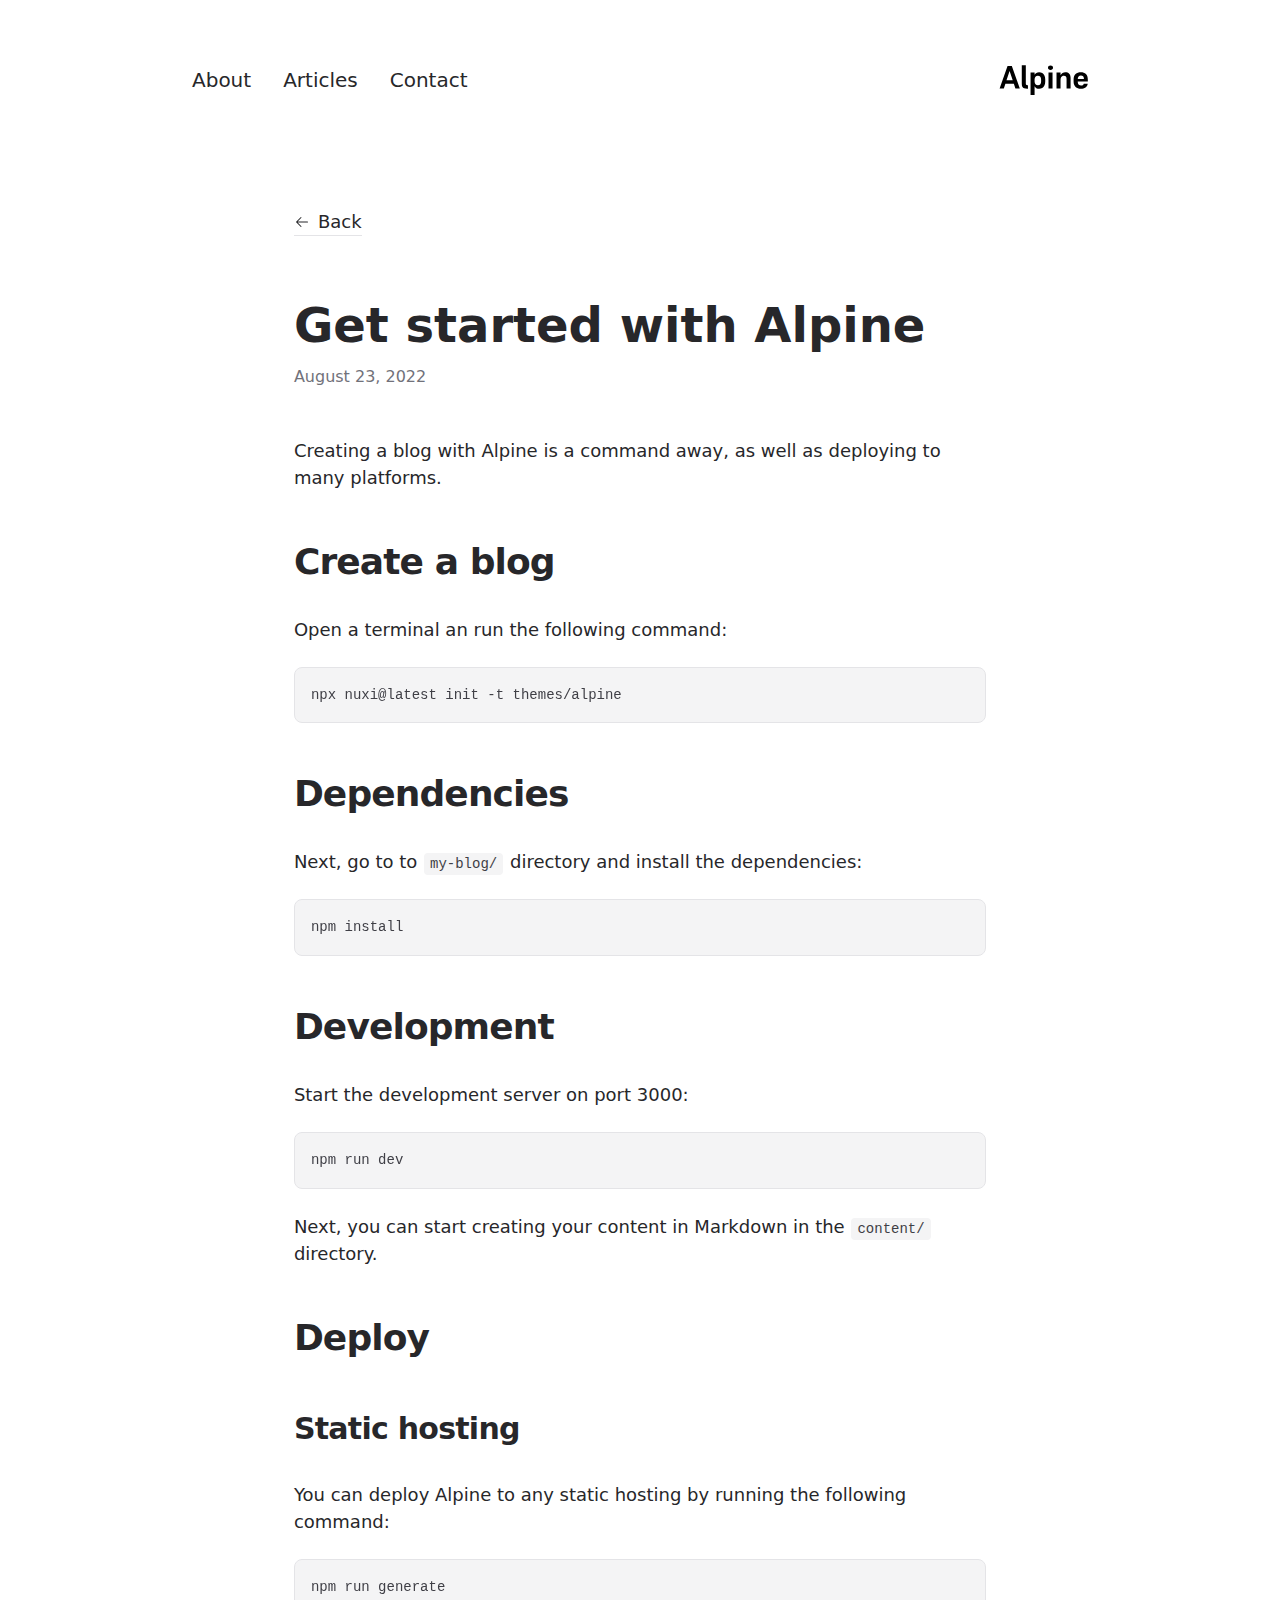
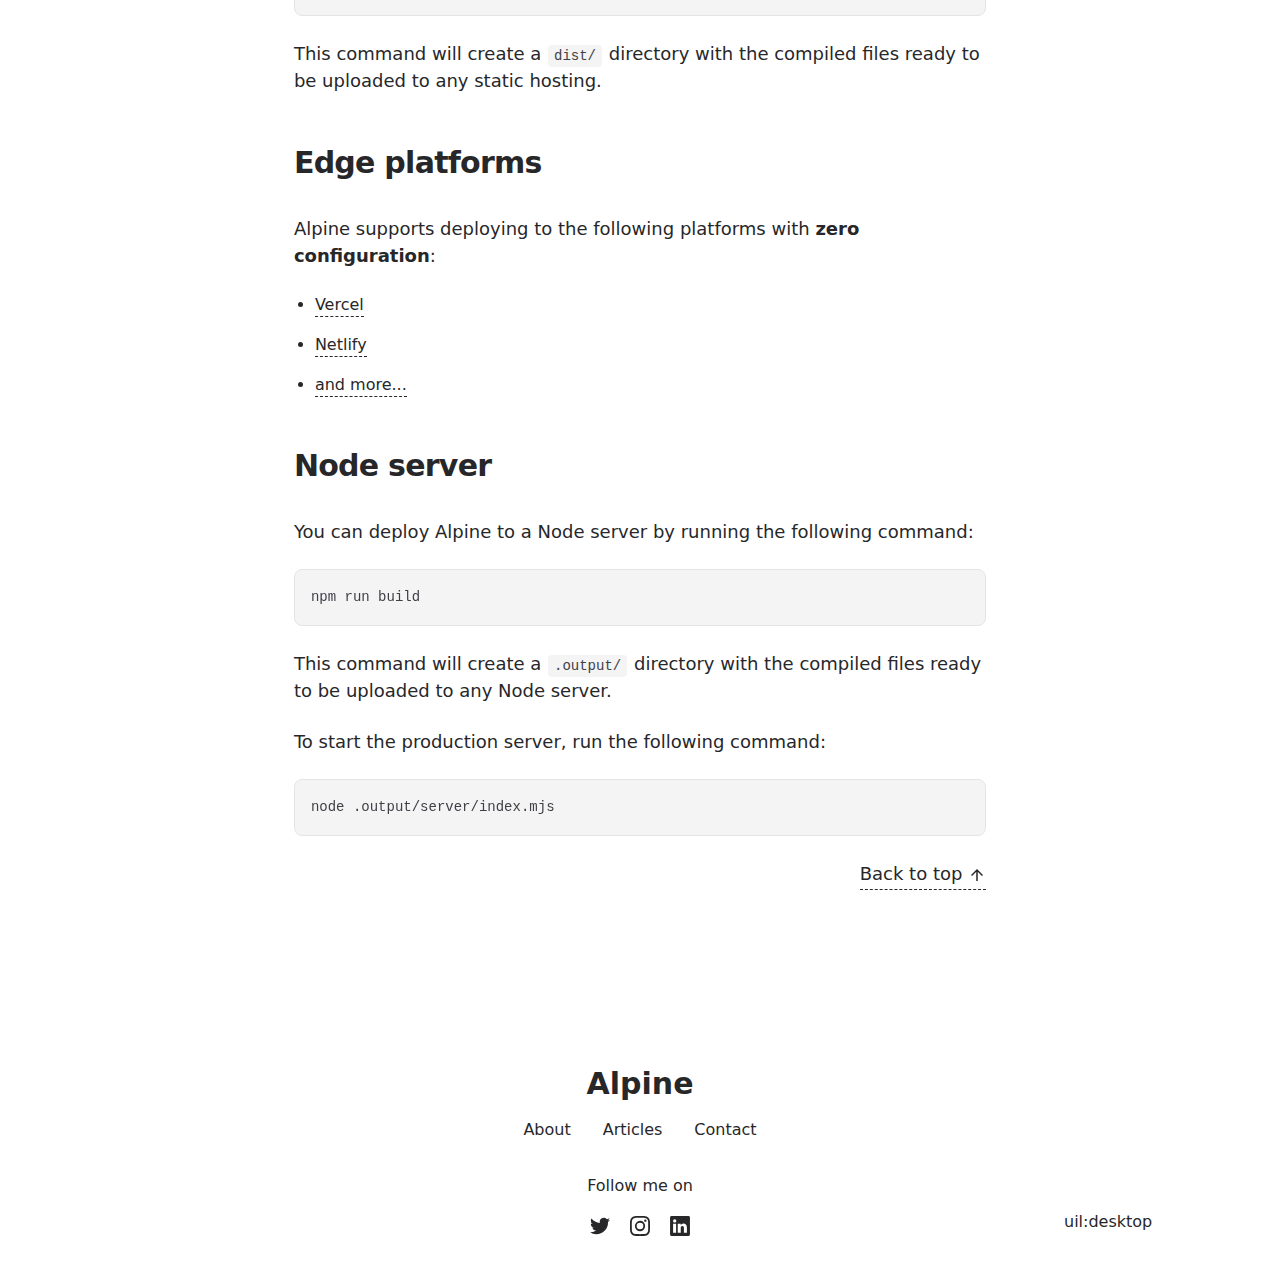
<file: articles/get-started/index.html>
<!DOCTYPE html><html lang="en"><head><meta charset="utf-8">
<meta name="viewport" content="width=device-width, initial-scale=1">
<title>Get started with Alpine</title>
<meta name="twitter:card" content="summary_large_image">
<meta property="og:image:width" content="400">
<meta property="og:image:height" content="300">
<meta property="og:image:alt" content="An image showcasing my project.">
<meta property="og:title" content="Get started with Alpine">
<meta name="description" content="Creating a blog with Alpine is a command away, as well as deploying to many platforms.">
<meta property="og:description" content="Creating a blog with Alpine is a command away, as well as deploying to many platforms.">
<meta property="og:image" content="/articles/get-started.webp">
<link rel="preload" as="fetch" crossorigin="anonymous" href="/articles/get-started/_payload.json">
<link rel="stylesheet" href="/_nuxt/entry.yqTKp5hu.css">
<link rel="stylesheet" href="/_nuxt/DocumentDrivenNotFound.OXtTCffN.css">
<link rel="stylesheet" href="/_nuxt/article.RaJeq-y6.css">
<link rel="stylesheet" href="/_nuxt/ProseA.Pmk7nWoU.css">
<link rel="stylesheet" href="/_nuxt/ProseH1.gQ3hqBEO.css">
<link rel="stylesheet" href="/_nuxt/ProseP.8KV9OGMk.css">
<link rel="stylesheet" href="/_nuxt/ProseH2.Zz2NreHT.css">
<link rel="stylesheet" href="/_nuxt/ProsePre.nIRUQbb-.css">
<link rel="stylesheet" href="/_nuxt/ProseCode.GcfskpID.css">
<link rel="stylesheet" href="/_nuxt/ProseCodeInline.KwdU_R1r.css">
<link rel="stylesheet" href="/_nuxt/ProseH3.rzgb7ms0.css">
<link rel="stylesheet" href="/_nuxt/ProseStrong.ThIDCA-m.css">
<link rel="stylesheet" href="/_nuxt/ProseUl.DjU0llxY.css">
<link rel="stylesheet" href="/_nuxt/ProseLi.o_a4G4lQ.css">
<link rel="modulepreload" as="script" crossorigin href="/_nuxt/entry.3Ox0DlD2.js">
<link rel="modulepreload" as="script" crossorigin href="/_nuxt/NuxtImg.ZJh9iS4s.js">
<link rel="modulepreload" as="script" crossorigin href="/_nuxt/document-driven.EfyqGx7c.js">
<link rel="modulepreload" as="script" crossorigin href="/_nuxt/DocumentDrivenEmpty.QrO-dQtT.js">
<link rel="modulepreload" as="script" crossorigin href="/_nuxt/ContentRenderer.Zg_6v3VM.js">
<link rel="modulepreload" as="script" crossorigin href="/_nuxt/ContentRendererMarkdown.vue.hM-f7U4v.js">
<link rel="modulepreload" as="script" crossorigin href="/_nuxt/preview.KaFTzSW1.js">
<link rel="modulepreload" as="script" crossorigin href="/_nuxt/DocumentDrivenNotFound.dVLnWS8y.js">
<link rel="modulepreload" as="script" crossorigin href="/_nuxt/article.9kOU-Cwt.js">
<link rel="modulepreload" as="script" crossorigin href="/_nuxt/ProseA.EGQ8ym5S.js">
<link rel="modulepreload" as="script" crossorigin href="/_nuxt/date.3uOv5BcS.js">
<link rel="modulepreload" as="script" crossorigin href="/_nuxt/ContentRendererMarkdown.BEWWSPoL.js">
<link rel="modulepreload" as="script" crossorigin href="/_nuxt/ProseH1.AWgz6L96.js">
<link rel="modulepreload" as="script" crossorigin href="/_nuxt/ProseP.N6mhZ9wt.js">
<link rel="modulepreload" as="script" crossorigin href="/_nuxt/ProseH2.cGMk7tKR.js">
<link rel="modulepreload" as="script" crossorigin href="/_nuxt/ProsePre.M5wXL4YY.js">
<link rel="modulepreload" as="script" crossorigin href="/_nuxt/ProseCode.2Vd3H81c.js">
<link rel="modulepreload" as="script" crossorigin href="/_nuxt/ProseCodeInline.WOy-s3gu.js">
<link rel="modulepreload" as="script" crossorigin href="/_nuxt/ProseH3.f7fVp6sT.js">
<link rel="modulepreload" as="script" crossorigin href="/_nuxt/ProseStrong.hPTswreE.js">
<link rel="modulepreload" as="script" crossorigin href="/_nuxt/ProseUl.KvrMCvfN.js">
<link rel="modulepreload" as="script" crossorigin href="/_nuxt/ProseLi.yXZz__rZ.js">
<link rel="prefetch" as="script" crossorigin href="/_nuxt/default.ODf64H_S.js">
<link rel="prefetch" as="script" crossorigin href="/_nuxt/page.jpyehYvh.js">
<link rel="prefetch" as="script" crossorigin href="/_nuxt/client-db.BwPbb-EW.js">
<link rel="prefetch" as="script" crossorigin href="/_nuxt/slugify.tdI90kHe.js">
<link rel="prefetch" as="style" href="/_nuxt/useStudio.tkaIHU1L.css">
<link rel="prefetch" as="script" crossorigin href="/_nuxt/useStudio.jxyqvTBt.js">
<link rel="prefetch" as="script" crossorigin href="/_nuxt/query.RnSuM-kd.js">
<link rel="prefetch" as="style" href="/_nuxt/error-404._LjjY-y0.css">
<link rel="prefetch" as="script" crossorigin href="/_nuxt/error-404.KOKEAE-6.js">
<link rel="prefetch" as="style" href="/_nuxt/error-500.Ke0_YfD7.css">
<link rel="prefetch" as="script" crossorigin href="/_nuxt/error-500.PpbiZk06.js">
<script type="module" src="/_nuxt/entry.3Ox0DlD2.js" crossorigin></script><style id="pinceau-runtime-hydratable">@media{.phy[--]{--puid:VL4ngk-v;}.pv-mSItoa{max-width:var(--elements-container-maxWidth);padding-left:var(--elements-container-padding-mobile);padding-right:var(--elements-container-padding-mobile);}@media (min-width: 475px){.pv-mSItoa{padding-left:var(--elements-container-padding-xs);padding-right:var(--elements-container-padding-xs);}}@media (min-width: 640px){.pv-mSItoa{padding-left:var(--elements-container-padding-sm);padding-right:var(--elements-container-padding-sm);}}@media (min-width: 768px){.pv-mSItoa{padding-left:var(--elements-container-padding-md);padding-right:var(--elements-container-padding-md);}}} </style><style id="pinceau-theme">@media { :root {--pinceau-mq: initial; --alpine-readableLine: 68ch;--alpine-backdrop-backgroundColor: #f4f4f5b3;--prose-code-inline-padding: 0.2rem 0.375rem 0.2rem 0.375rem;--prose-code-block-backdropFilter: contrast(1);--prose-code-block-border-style: solid;--prose-code-block-border-width: 1px;--prose-tbody-tr-borderBottom-style: dashed;--prose-tbody-tr-borderBottom-width: 1px;--prose-th-textAlign: inherit;--prose-thead-borderBottom-style: solid;--prose-thead-borderBottom-width: 1px;--prose-thead-border-style: solid;--prose-thead-border-width: 0px;--prose-table-textAlign: start;--prose-hr-width: 1px;--prose-hr-style: solid;--prose-li-listStylePosition: outside;--prose-ol-li-markerColor: currentColor;--prose-ol-paddingInlineStart: 21px;--prose-ol-listStyleType: decimal;--prose-ul-li-markerColor: currentColor;--prose-ul-paddingInlineStart: 21px;--prose-ul-listStyleType: disc;--prose-blockquote-border-style: solid;--prose-blockquote-border-width: 4px;--prose-blockquote-quotes: '201C' '201D' '2018' '2019';--prose-blockquote-paddingInlineStart: 24px;--prose-a-code-color-hover: currentColor;--prose-a-code-color-static: currentColor;--prose-a-hasCode-borderBottom: none;--prose-a-border-distance: 2px;--prose-a-border-color-hover: currentColor;--prose-a-border-color-static: currentColor;--prose-a-border-style-hover: solid;--prose-a-border-style-static: dashed;--prose-a-border-width: 1px;--prose-a-color-static: inherit;--prose-a-textDecoration: none;--prose-h6-margin: 3rem 0 2rem;--prose-h5-margin: 3rem 0 2rem;--prose-h4-margin: 3rem 0 2rem;--prose-h3-margin: 3rem 0 2rem;--prose-h2-margin: 3rem 0 2rem;--prose-h1-margin: 0 0 2rem;--prose-p-fontSize: 18px;--typography-lead-loose: 2;--typography-lead-relaxed: 1.625;--typography-lead-normal: 1.5;--typography-lead-snug: 1.375;--typography-lead-tight: 1.25;--typography-lead-none: 1;--typography-lead-10: 2.5rem;--typography-lead-9: 2.25rem;--typography-lead-8: 2rem;--typography-lead-7: 1.75rem;--typography-lead-6: 1.5rem;--typography-lead-5: 1.25rem;--typography-lead-4: 1rem;--typography-lead-3: .75rem;--typography-lead-2: .5rem;--typography-lead-1: .025rem;--typography-fontWeight-black: 900;--typography-fontWeight-extrabold: 800;--typography-fontWeight-bold: 700;--typography-fontWeight-semibold: 600;--typography-fontWeight-medium: 500;--typography-fontWeight-normal: 400;--typography-fontWeight-light: 300;--typography-fontWeight-extralight: 200;--typography-fontWeight-thin: 100;--typography-fontSize-9xl: 128px;--typography-fontSize-8xl: 96px;--typography-fontSize-7xl: 72px;--typography-fontSize-6xl: 60px;--typography-fontSize-5xl: 48px;--typography-fontSize-4xl: 36px;--typography-fontSize-3xl: 30px;--typography-fontSize-2xl: 24px;--typography-fontSize-xl: 20px;--typography-fontSize-lg: 18px;--typography-fontSize-base: 16px;--typography-fontSize-sm: 14px;--typography-fontSize-xs: 12px;--typography-letterSpacing-wide: 0.025em;--typography-letterSpacing-tight: -0.025em;--typography-verticalMargin-base: 24px;--typography-verticalMargin-sm: 16px;--elements-border-secondary-hover: [object Object];--elements-backdrop-background: #fffc;--elements-backdrop-filter: saturate(200%) blur(20px);--elements-container-maxWidth: 64rem;--lead-loose: 2;--lead-relaxed: 1.625;--lead-normal: 1.5;--lead-snug: 1.375;--lead-tight: 1.25;--lead-none: 1;--lead-10: 2.5rem;--lead-9: 2.25rem;--lead-8: 2rem;--lead-7: 1.75rem;--lead-6: 1.5rem;--lead-5: 1.25rem;--lead-4: 1rem;--lead-3: .75rem;--lead-2: .5rem;--lead-1: .025rem;--letterSpacing-widest: 0.1em;--letterSpacing-wider: 0.05em;--letterSpacing-wide: 0.025em;--letterSpacing-normal: 0em;--letterSpacing-tight: -0.025em;--letterSpacing-tighter: -0.05em;--fontSize-9xl: 8rem;--fontSize-8xl: 6rem;--fontSize-7xl: 4.5rem;--fontSize-6xl: 3.75rem;--fontSize-5xl: 3rem;--fontSize-4xl: 2.25rem;--fontSize-3xl: 1.875rem;--fontSize-2xl: 1.5rem;--fontSize-xl: 1.25rem;--fontSize-lg: 1.125rem;--fontSize-base: 1rem;--fontSize-sm: 0.875rem;--fontSize-xs: 0.75rem;--fontWeight-black: 900;--fontWeight-extrabold: 800;--fontWeight-bold: 700;--fontWeight-semibold: 600;--fontWeight-medium: 500;--fontWeight-normal: 400;--fontWeight-light: 300;--fontWeight-extralight: 200;--fontWeight-thin: 100;--font-mono: ui-monospace, SFMono-Regular, Menlo, Monaco, Consolas, Liberation Mono, Courier New, monospace;--font-serif: ui-serif, Georgia, Cambria, Times New Roman, Times, serif;--font-sans: ui-sans-serif, system-ui, -apple-system, BlinkMacSystemFont, Segoe UI, Roboto, Helvetica Neue, Arial, Noto Sans, sans-serif, Apple Color Emoji, Segoe UI Emoji, Segoe UI Symbol, Noto Color Emoji;--opacity-total: 1;--opacity-high: 0.8;--opacity-medium: 0.5;--opacity-soft: 0.3;--opacity-light: 0.15;--opacity-bright: 0.1;--opacity-noOpacity: 0;--borderWidth-lg: 3px;--borderWidth-md: 2px;--borderWidth-sm: 1px;--borderWidth-noBorder: 0;--space-rem-875: 0.875rem;--space-rem-625: 0.625rem;--space-rem-375: 0.375rem;--space-rem-125: 0.125rem;--space-px: 1px;--space-128: 32rem;--space-96: 24rem;--space-80: 20rem;--space-72: 18rem;--space-64: 16rem;--space-60: 15rem;--space-56: 14rem;--space-52: 13rem;--space-48: 12rem;--space-44: 11rem;--space-40: 10rem;--space-36: 9rem;--space-32: 8rem;--space-28: 7rem;--space-24: 6rem;--space-20: 5rem;--space-16: 4rem;--space-14: 3.5rem;--space-12: 3rem;--space-11: 2.75rem;--space-10: 2.5rem;--space-9: 2.25rem;--space-8: 2rem;--space-7: 1.75rem;--space-6: 1.5rem;--space-5: 1.25rem;--space-4: 1rem;--space-3: 0.75rem;--space-2: 0.5rem;--space-1: 0.25rem;--space-0: 0px;--size-full: 100%;--size-7xl: 80rem;--size-6xl: 72rem;--size-5xl: 64rem;--size-4xl: 56rem;--size-3xl: 48rem;--size-2xl: 42rem;--size-xl: 36rem;--size-lg: 32rem;--size-md: 28rem;--size-sm: 24rem;--size-xs: 20rem;--size-200: 200px;--size-104: 104px;--size-80: 80px;--size-64: 64px;--size-56: 56px;--size-48: 48px;--size-40: 40px;--size-32: 32px;--size-24: 24px;--size-20: 20px;--size-16: 16px;--size-12: 12px;--size-8: 8px;--size-6: 6px;--size-4: 4px;--size-2: 2px;--size-0: 0px;--radii-full: 9999px;--radii-3xl: 1.75rem;--radii-2xl: 1.5rem;--radii-xl: 1rem;--radii-lg: 0.75rem;--radii-md: 0.5rem;--radii-sm: 0.375rem;--radii-xs: 0.25rem;--radii-2xs: 0.125rem;--radii-none: 0px;--shadow-none: 0px 0px 0px 0px transparent;--shadow-lg: 0px 10px 15px -3px #000000, 0px 4px 6px -4px #000000;--shadow-md: 0px 4px 6px -1px #000000, 0px 2px 4px -2px #000000;--shadow-sm: 0px 1px 3px 0px #000000, 0px 1px 2px -1px #000000;--shadow-xs: 0px 1px 2px 0px #000000;--height-screen: 100vh;--width-screen: 100vw;--color-primary-900: #002e38;--color-primary-800: #005c70;--color-primary-700: #008aa9;--color-primary-600: #00b9e1;--color-primary-500: #1ad6ff;--color-primary-400: #40ddff;--color-primary-300: #66e4ff;--color-primary-200: #8deaff;--color-primary-100: #b3f1ff;--color-primary-50: #d9f8ff;--color-ruby-900: #380011;--color-ruby-800: #700021;--color-ruby-700: #a90032;--color-ruby-600: #e10043;--color-ruby-500: #ff1a5e;--color-ruby-400: #ff4079;--color-ruby-300: #ff6694;--color-ruby-200: #ff8dae;--color-ruby-100: #ffb3c9;--color-ruby-50: #ffd9e4;--color-pink-900: #380025;--color-pink-800: #70004b;--color-pink-700: #a90070;--color-pink-600: #e10095;--color-pink-500: #ff1ab2;--color-pink-400: #ff40bf;--color-pink-300: #ff66cc;--color-pink-200: #ff8dd8;--color-pink-100: #ffb3e5;--color-pink-50: #ffd9f2;--color-purple-900: #190038;--color-purple-800: #330070;--color-purple-700: #4c00a9;--color-purple-600: #6500e1;--color-purple-500: #811aff;--color-purple-400: #9640ff;--color-purple-300: #ab66ff;--color-purple-200: #c08dff;--color-purple-100: #d5b3ff;--color-purple-50: #ead9ff;--color-royalblue-900: #0b0531;--color-royalblue-800: #160a62;--color-royalblue-700: #211093;--color-royalblue-600: #2c15c4;--color-royalblue-500: #4127e8;--color-royalblue-400: #614bec;--color-royalblue-300: #806ff0;--color-royalblue-200: #a093f3;--color-royalblue-100: #c0b7f7;--color-royalblue-50: #dfdbfb;--color-indigoblue-900: #001238;--color-indigoblue-800: #002370;--color-indigoblue-700: #0035a9;--color-indigoblue-600: #0047e1;--color-indigoblue-500: #1a62ff;--color-indigoblue-400: #407cff;--color-indigoblue-300: #6696ff;--color-indigoblue-200: #8db0ff;--color-indigoblue-100: #b3cbff;--color-indigoblue-50: #d9e5ff;--color-blue-900: #002438;--color-blue-800: #004870;--color-blue-700: #006ca9;--color-blue-600: #0090e1;--color-blue-500: #1aadff;--color-blue-400: #40bbff;--color-blue-300: #66c8ff;--color-blue-200: #8dd6ff;--color-blue-100: #b3e4ff;--color-blue-50: #d9f1ff;--color-lightblue-900: #002e38;--color-lightblue-800: #005c70;--color-lightblue-700: #008aa9;--color-lightblue-600: #00b9e1;--color-lightblue-500: #1ad6ff;--color-lightblue-400: #40ddff;--color-lightblue-300: #66e4ff;--color-lightblue-200: #8deaff;--color-lightblue-100: #b3f1ff;--color-lightblue-50: #d9f8ff;--color-teal-900: #062a28;--color-teal-800: #0b544f;--color-teal-700: #117d77;--color-teal-600: #16a79e;--color-teal-500: #1cd1c6;--color-teal-400: #36e4da;--color-teal-300: #5fe9e1;--color-teal-200: #87efe9;--color-teal-100: #aff4f0;--color-teal-50: #d7faf8;--color-pear-900: #2a2b09;--color-pear-800: #545512;--color-pear-700: #7e801b;--color-pear-600: #a8aa24;--color-pear-500: #d0d32f;--color-pear-400: #d8da52;--color-pear-300: #e0e274;--color-pear-200: #e8e997;--color-pear-100: #eff0ba;--color-pear-50: #f7f8dc;--color-red-900: #380300;--color-red-800: #700700;--color-red-700: #a90a00;--color-red-600: #e10e00;--color-red-500: #ff281a;--color-red-400: #ff4c40;--color-red-300: #ff7066;--color-red-200: #ff948d;--color-red-100: #ffb7b3;--color-red-50: #ffdbd9;--color-orange-900: #381800;--color-orange-800: #702f00;--color-orange-700: #a94700;--color-orange-600: #e15e00;--color-orange-500: #ff7a1a;--color-orange-400: #ff9040;--color-orange-300: #ffa666;--color-orange-200: #ffbd8d;--color-orange-100: #ffd3b3;--color-orange-50: #ffe9d9;--color-yellow-900: #362b03;--color-yellow-800: #6d5605;--color-yellow-700: #a38108;--color-yellow-600: #daac0a;--color-yellow-500: #f5c828;--color-yellow-400: #f7d14c;--color-yellow-300: #f8da70;--color-yellow-200: #fae393;--color-yellow-100: #fcedb7;--color-yellow-50: #fdf6db;--color-green-900: #003f25;--color-green-800: #005e38;--color-green-700: #007e4a;--color-green-600: #009d5d;--color-green-500: #00bd6f;--color-green-400: #00dc82;--color-green-300: #30ffaa;--color-green-200: #83ffcc;--color-green-100: #acffdd;--color-green-50: #d6ffee;--color-gray-900: #18181B;--color-gray-800: #27272A;--color-gray-700: #3f3f46;--color-gray-600: #52525B;--color-gray-500: #71717A;--color-gray-400: #a1a1aa;--color-gray-300: #D4d4d8;--color-gray-200: #e4e4e7;--color-gray-100: #f4f4f5;--color-gray-50: #fafafa;--color-black: #0c0c0d;--color-white: #FFFFFF;--media-portrait: only screen and (orientation: portrait);--media-landscape: only screen and (orientation: landscape);--media-rm: (prefers-reduced-motion: reduce);--media-2xl: (min-width: 1536px);--media-xl: (min-width: 1280px);--media-lg: (min-width: 1024px);--media-md: (min-width: 768px);--media-sm: (min-width: 640px);--media-xs: (min-width: 475px);--alpine-body-color: var(--color-gray-800);--alpine-body-backgroundColor: var(--color-white);--prose-code-inline-fontWeight: var(--typography-fontWeight-normal);--prose-code-inline-fontSize: var(--typography-fontSize-sm);--prose-code-inline-borderRadius: var(--radii-xs);--prose-code-block-pre-padding: var(--typography-verticalMargin-sm);--prose-code-block-margin: var(--typography-verticalMargin-base) 0;--prose-code-block-fontSize: var(--typography-fontSize-sm);--prose-tbody-code-inline-fontSize: var(--typography-fontSize-sm);--prose-tbody-td-padding: var(--typography-verticalMargin-sm);--prose-th-fontWeight: var(--typography-fontWeight-semibold);--prose-th-padding: 0 var(--typography-verticalMargin-sm) var(--typography-verticalMargin-sm) var(--typography-verticalMargin-sm);--prose-table-lineHeight: var(--typography-lead-6);--prose-table-fontSize: var(--typography-fontSize-sm);--prose-table-margin: var(--typography-verticalMargin-base) 0;--prose-hr-margin: var(--typography-verticalMargin-base) 0;--prose-li-margin: var(--typography-verticalMargin-sm) 0;--prose-ol-margin: var(--typography-verticalMargin-base) 0;--prose-ul-margin: var(--typography-verticalMargin-base) 0;--prose-blockquote-margin: var(--typography-verticalMargin-base) 0;--prose-a-code-border-style: var(--prose-a-border-style-static);--prose-a-code-border-width: var(--prose-a-border-width);--prose-a-fontWeight: var(--typography-fontWeight-medium);--prose-img-margin: var(--typography-verticalMargin-base) 0;--prose-strong-fontWeight: var(--typography-fontWeight-semibold);--prose-h6-iconSize: var(--typography-fontSize-base);--prose-h6-fontWeight: var(--typography-fontWeight-semibold);--prose-h6-lineHeight: var(--typography-lead-normal);--prose-h6-fontSize: var(--typography-fontSize-lg);--prose-h5-iconSize: var(--typography-fontSize-lg);--prose-h5-fontWeight: var(--typography-fontWeight-semibold);--prose-h5-lineHeight: var(--typography-lead-snug);--prose-h5-fontSize: var(--typography-fontSize-xl);--prose-h4-iconSize: var(--typography-fontSize-lg);--prose-h4-letterSpacing: var(--typography-letterSpacing-tight);--prose-h4-fontWeight: var(--typography-fontWeight-semibold);--prose-h4-lineHeight: var(--typography-lead-snug);--prose-h4-fontSize: var(--typography-fontSize-2xl);--prose-h3-iconSize: var(--typography-fontSize-xl);--prose-h3-letterSpacing: var(--typography-letterSpacing-tight);--prose-h3-fontWeight: var(--typography-fontWeight-semibold);--prose-h3-lineHeight: var(--typography-lead-snug);--prose-h3-fontSize: var(--typography-fontSize-3xl);--prose-h2-iconSize: var(--typography-fontSize-2xl);--prose-h2-letterSpacing: var(--typography-letterSpacing-tight);--prose-h2-fontWeight: var(--typography-fontWeight-semibold);--prose-h2-lineHeight: var(--typography-lead-tight);--prose-h2-fontSize: var(--typography-fontSize-4xl);--prose-h1-iconSize: var(--typography-fontSize-3xl);--prose-h1-letterSpacing: var(--typography-letterSpacing-tight);--prose-h1-fontWeight: var(--typography-fontWeight-bold);--prose-h1-lineHeight: var(--typography-lead-tight);--prose-h1-fontSize: var(--typography-fontSize-5xl);--prose-p-br-margin: var(--typography-verticalMargin-base) 0 0 0;--prose-p-margin: var(--typography-verticalMargin-base) 0;--prose-p-lineHeight: var(--typography-lead-normal);--typography-color-primary-900: var(--color-primary-900);--typography-color-primary-800: var(--color-primary-800);--typography-color-primary-700: var(--color-primary-700);--typography-color-primary-600: var(--color-primary-600);--typography-color-primary-500: var(--color-primary-500);--typography-color-primary-400: var(--color-primary-400);--typography-color-primary-300: var(--color-primary-300);--typography-color-primary-200: var(--color-primary-200);--typography-color-primary-100: var(--color-primary-100);--typography-color-primary-50: var(--color-primary-50);--typography-font-code: var(--font-mono);--typography-font-body: var(--font-sans);--typography-font-display: var(--font-sans);--typography-body-backgroundColor: var(--color-white);--typography-body-color: var(--color-black);--elements-state-danger-borderColor-secondary: var(--color-red-200);--elements-state-danger-borderColor-primary: var(--color-red-100);--elements-state-danger-backgroundColor-secondary: var(--color-red-100);--elements-state-danger-backgroundColor-primary: var(--color-red-50);--elements-state-danger-color-secondary: var(--color-red-600);--elements-state-danger-color-primary: var(--color-red-500);--elements-state-warning-borderColor-secondary: var(--color-yellow-200);--elements-state-warning-borderColor-primary: var(--color-yellow-100);--elements-state-warning-backgroundColor-secondary: var(--color-yellow-100);--elements-state-warning-backgroundColor-primary: var(--color-yellow-50);--elements-state-warning-color-secondary: var(--color-yellow-700);--elements-state-warning-color-primary: var(--color-yellow-600);--elements-state-success-borderColor-secondary: var(--color-green-200);--elements-state-success-borderColor-primary: var(--color-green-100);--elements-state-success-backgroundColor-secondary: var(--color-green-100);--elements-state-success-backgroundColor-primary: var(--color-green-50);--elements-state-success-color-secondary: var(--color-green-600);--elements-state-success-color-primary: var(--color-green-500);--elements-state-info-borderColor-secondary: var(--color-blue-200);--elements-state-info-borderColor-primary: var(--color-blue-100);--elements-state-info-backgroundColor-secondary: var(--color-blue-100);--elements-state-info-backgroundColor-primary: var(--color-blue-50);--elements-state-info-color-secondary: var(--color-blue-600);--elements-state-info-color-primary: var(--color-blue-500);--elements-state-primary-borderColor-secondary: var(--color-primary-200);--elements-state-primary-borderColor-primary: var(--color-primary-100);--elements-state-primary-backgroundColor-secondary: var(--color-primary-100);--elements-state-primary-backgroundColor-primary: var(--color-primary-50);--elements-state-primary-color-secondary: var(--color-primary-700);--elements-state-primary-color-primary: var(--color-primary-600);--elements-surface-secondary-backgroundColor: var(--color-gray-200);--elements-surface-primary-backgroundColor: var(--color-gray-100);--elements-surface-background-base: var(--color-gray-100);--elements-border-secondary-static: var(--color-gray-200);--elements-border-primary-hover: var(--color-gray-200);--elements-border-primary-static: var(--color-gray-100);--elements-container-padding-md: var(--space-16);--elements-container-padding-sm: var(--space-12);--elements-container-padding-xs: var(--space-8);--elements-container-padding-mobile: var(--space-6);--elements-text-secondary-color-hover: var(--color-gray-700);--elements-text-secondary-color-static: var(--color-gray-500);--elements-text-primary-color-static: var(--color-gray-900);--text-6xl-lineHeight: var(--lead-none);--text-6xl-fontSize: var(--fontSize-6xl);--text-5xl-lineHeight: var(--lead-none);--text-5xl-fontSize: var(--fontSize-5xl);--text-4xl-lineHeight: var(--lead-10);--text-4xl-fontSize: var(--fontSize-4xl);--text-3xl-lineHeight: var(--lead-9);--text-3xl-fontSize: var(--fontSize-3xl);--text-2xl-lineHeight: var(--lead-8);--text-2xl-fontSize: var(--fontSize-2xl);--text-xl-lineHeight: var(--lead-7);--text-xl-fontSize: var(--fontSize-xl);--text-lg-lineHeight: var(--lead-7);--text-lg-fontSize: var(--fontSize-lg);--text-base-lineHeight: var(--lead-6);--text-base-fontSize: var(--fontSize-base);--text-sm-lineHeight: var(--lead-5);--text-sm-fontSize: var(--fontSize-sm);--text-xs-lineHeight: var(--lead-4);--text-xs-fontSize: var(--fontSize-xs);--shadow-2xl: 0px 25px 50px -12px var(--color-gray-900);--shadow-xl: 0px 20px 25px -5px var(--color-gray-400), 0px 8px 10px -6px #000000;--color-secondary-900: var(--color-gray-900);--color-secondary-800: var(--color-gray-800);--color-secondary-700: var(--color-gray-700);--color-secondary-600: var(--color-gray-600);--color-secondary-500: var(--color-gray-500);--color-secondary-400: var(--color-gray-400);--color-secondary-300: var(--color-gray-300);--color-secondary-200: var(--color-gray-200);--color-secondary-100: var(--color-gray-100);--color-secondary-50: var(--color-gray-50);--prose-a-code-background-hover: var(--typography-color-primary-50);--prose-a-code-border-color-hover: var(--typography-color-primary-500);--prose-a-color-hover: var(--typography-color-primary-500);--typography-color-secondary-900: var(--color-secondary-900);--typography-color-secondary-800: var(--color-secondary-800);--typography-color-secondary-700: var(--color-secondary-700);--typography-color-secondary-600: var(--color-secondary-600);--typography-color-secondary-500: var(--color-secondary-500);--typography-color-secondary-400: var(--color-secondary-400);--typography-color-secondary-300: var(--color-secondary-300);--typography-color-secondary-200: var(--color-secondary-200);--typography-color-secondary-100: var(--color-secondary-100);--typography-color-secondary-50: var(--color-secondary-50);--prose-code-inline-backgroundColor: var(--typography-color-secondary-100);--prose-code-inline-color: var(--typography-color-secondary-700);--prose-code-block-backgroundColor: var(--typography-color-secondary-100);--prose-code-block-color: var(--typography-color-secondary-700);--prose-code-block-border-color: var(--typography-color-secondary-200);--prose-tbody-tr-borderBottom-color: var(--typography-color-secondary-200);--prose-th-color: var(--typography-color-secondary-600);--prose-thead-borderBottom-color: var(--typography-color-secondary-200);--prose-thead-border-color: var(--typography-color-secondary-300);--prose-hr-color: var(--typography-color-secondary-200);--prose-blockquote-border-color: var(--typography-color-secondary-200);--prose-blockquote-color: var(--typography-color-secondary-500);--prose-a-code-border-color-static: var(--typography-color-secondary-400); } }@media { :root.dark {--pinceau-mq: dark; --alpine-backdrop-backgroundColor: #18181bb3;--prose-code-block-backdropFilter: contrast(1);--prose-ol-li-markerColor: currentColor;--prose-ul-li-markerColor: currentColor;--prose-a-code-color-hover: currentColor;--prose-a-code-color-static: currentColor;--prose-a-border-color-hover: currentColor;--prose-a-border-color-static: currentColor;--prose-a-color-static: inherit;--elements-backdrop-background: #0c0d0ccc;--alpine-body-color: var(--color-gray-200);--alpine-body-backgroundColor: var(--color-black);--typography-body-backgroundColor: var(--color-black);--typography-body-color: var(--color-white);--elements-state-danger-borderColor-secondary: var(--color-red-700);--elements-state-danger-borderColor-primary: var(--color-red-800);--elements-state-danger-backgroundColor-secondary: var(--color-red-800);--elements-state-danger-backgroundColor-primary: var(--color-red-900);--elements-state-danger-color-secondary: var(--color-red-200);--elements-state-danger-color-primary: var(--color-red-300);--elements-state-warning-borderColor-secondary: var(--color-yellow-700);--elements-state-warning-borderColor-primary: var(--color-yellow-800);--elements-state-warning-backgroundColor-secondary: var(--color-yellow-800);--elements-state-warning-backgroundColor-primary: var(--color-yellow-900);--elements-state-warning-color-secondary: var(--color-yellow-200);--elements-state-warning-color-primary: var(--color-yellow-400);--elements-state-success-borderColor-secondary: var(--color-green-700);--elements-state-success-borderColor-primary: var(--color-green-800);--elements-state-success-backgroundColor-secondary: var(--color-green-800);--elements-state-success-backgroundColor-primary: var(--color-green-900);--elements-state-success-color-secondary: var(--color-green-200);--elements-state-success-color-primary: var(--color-green-400);--elements-state-info-borderColor-secondary: var(--color-blue-700);--elements-state-info-borderColor-primary: var(--color-blue-800);--elements-state-info-backgroundColor-secondary: var(--color-blue-800);--elements-state-info-backgroundColor-primary: var(--color-blue-900);--elements-state-info-color-secondary: var(--color-blue-200);--elements-state-info-color-primary: var(--color-blue-400);--elements-state-primary-borderColor-secondary: var(--color-primary-700);--elements-state-primary-borderColor-primary: var(--color-primary-800);--elements-state-primary-backgroundColor-secondary: var(--color-primary-800);--elements-state-primary-backgroundColor-primary: var(--color-primary-900);--elements-state-primary-color-secondary: var(--color-primary-200);--elements-state-primary-color-primary: var(--color-primary-400);--elements-surface-secondary-backgroundColor: var(--color-gray-800);--elements-surface-primary-backgroundColor: var(--color-gray-900);--elements-surface-background-base: var(--color-gray-900);--elements-border-secondary-static: var(--color-gray-800);--elements-border-primary-hover: var(--color-gray-800);--elements-border-primary-static: var(--color-gray-900);--elements-text-secondary-color-hover: var(--color-gray-200);--elements-text-secondary-color-static: var(--color-gray-400);--elements-text-primary-color-static: var(--color-gray-50);--prose-a-code-background-hover: var(--typography-color-primary-900);--prose-a-code-border-color-hover: var(--typography-color-primary-600);--prose-a-color-hover: var(--typography-color-primary-400);--prose-code-inline-backgroundColor: var(--typography-color-secondary-800);--prose-code-inline-color: var(--typography-color-secondary-200);--prose-code-block-backgroundColor: var(--typography-color-secondary-900);--prose-code-block-color: var(--typography-color-secondary-200);--prose-code-block-border-color: var(--typography-color-secondary-800);--prose-tbody-tr-borderBottom-color: var(--typography-color-secondary-800);--prose-th-color: var(--typography-color-secondary-400);--prose-thead-borderBottom-color: var(--typography-color-secondary-800);--prose-thead-border-color: var(--typography-color-secondary-600);--prose-hr-color: var(--typography-color-secondary-800);--prose-blockquote-border-color: var(--typography-color-secondary-700);--prose-blockquote-color: var(--typography-color-secondary-400);--prose-a-code-border-color-static: var(--typography-color-secondary-600); } }</style><script>"use strict";(()=>{const a=window,e=document.documentElement,m=["dark","light"],c=window&&window.localStorage&&window.localStorage.getItem&&window.localStorage.getItem("nuxt-color-mode")||"system";let n=c==="system"?d():c;const l=e.getAttribute("data-color-mode-forced");l&&(n=l),i(n),a["__NUXT_COLOR_MODE__"]={preference:c,value:n,getColorScheme:d,addColorScheme:i,removeColorScheme:f};function i(o){const t=""+o+"",s="";e.classList?e.classList.add(t):e.className+=" "+t,s&&e.setAttribute("data-"+s,o)}function f(o){const t=""+o+"",s="";e.classList?e.classList.remove(t):e.className=e.className.replace(new RegExp(t,"g"),""),s&&e.removeAttribute("data-"+s)}function r(o){return a.matchMedia("(prefers-color-scheme"+o+")")}function d(){if(a.matchMedia&&r("").media!=="not all"){for(const o of m)if(r(":"+o).matches)return o}return"light"}})();
</script></head><body><div id="__nuxt"><div class="container pv-mSItoa pc-VL4ngk app-layout" data-v-98f697d4 data-v-65048bf3><!--[--><div class="nuxt-progress" style="width:0%;height:3px;opacity:0;background-size:Infinity% auto;" data-v-98f697d4></div><header class="right" data-v-98f697d4 data-v-6ef6e078><div class="menu" data-v-6ef6e078><button aria-label="Navigation Menu" data-v-6ef6e078><svg width="24" height="24" viewBox="0 0 68 68" fill="currentColor" xmlns="http://www.w3.org/2000/svg" data-v-6ef6e078><path d="M8 34C8 32.1362 8 31.2044 8.30448 30.4693C8.71046 29.4892 9.48915 28.7105 10.4693 28.3045C11.2044 28 12.1362 28 14 28C15.8638 28 16.7956 28 17.5307 28.3045C18.5108 28.7105 19.2895 29.4892 19.6955 30.4693C20 31.2044 20 32.1362 20 34C20 35.8638 20 36.7956 19.6955 37.5307C19.2895 38.5108 18.5108 39.2895 17.5307 39.6955C16.7956 40 15.8638 40 14 40C12.1362 40 11.2044 40 10.4693 39.6955C9.48915 39.2895 8.71046 38.5108 8.30448 37.5307C8 36.7956 8 35.8638 8 34Z" data-v-6ef6e078></path><path d="M28 34C28 32.1362 28 31.2044 28.3045 30.4693C28.7105 29.4892 29.4892 28.7105 30.4693 28.3045C31.2044 28 32.1362 28 34 28C35.8638 28 36.7956 28 37.5307 28.3045C38.5108 28.7105 39.2895 29.4892 39.6955 30.4693C40 31.2044 40 32.1362 40 34C40 35.8638 40 36.7956 39.6955 37.5307C39.2895 38.5108 38.5108 39.2895 37.5307 39.6955C36.7956 40 35.8638 40 34 40C32.1362 40 31.2044 40 30.4693 39.6955C29.4892 39.2895 28.7105 38.5108 28.3045 37.5307C28 36.7956 28 35.8638 28 34Z" data-v-6ef6e078></path><path d="M48 34C48 32.1362 48 31.2044 48.3045 30.4693C48.7105 29.4892 49.4892 28.7105 50.4693 28.3045C51.2044 28 52.1362 28 54 28C55.8638 28 56.7956 28 57.5307 28.3045C58.5108 28.7105 59.2895 29.4892 59.6955 30.4693C60 31.2044 60 32.1362 60 34C60 35.8638 60 36.7956 59.6955 37.5307C59.2895 38.5108 58.5108 39.2895 57.5307 39.6955C56.7956 40 55.8638 40 54 40C52.1362 40 51.2044 40 50.4693 39.6955C49.4892 39.2895 48.7105 38.5108 48.3045 37.5307C48 36.7956 48 35.8638 48 34Z" data-v-6ef6e078></path></svg></button></div><div class="overlay" data-v-6ef6e078><nav data-v-6ef6e078 data-v-81b87d90><ul data-v-81b87d90><!--[--><li data-v-81b87d90><a href="/" class="" data-v-81b87d90><span class="underline-fx" data-v-81b87d90></span> About</a></li><li data-v-81b87d90><a href="/articles" class="" data-v-81b87d90><span class="underline-fx" data-v-81b87d90></span> Articles</a></li><li data-v-81b87d90><a href="/contact" class="" data-v-81b87d90><span class="underline-fx" data-v-81b87d90></span> Contact</a></li><!--]--></ul></nav></div><div class="logo" data-v-6ef6e078><a href="/" class="" data-v-6ef6e078><img src="/logo-dark.svg" class="dark-img" alt="alpine" width="89" height="31" data-v-6ef6e078><img src="/logo.svg" class="light-img" alt="alpine" width="89" height="31" data-v-6ef6e078></a></div><div class="main-nav" data-v-6ef6e078><nav data-v-6ef6e078 data-v-81b87d90><ul data-v-81b87d90><!--[--><li data-v-81b87d90><a href="/" class="" data-v-81b87d90><span class="underline-fx" data-v-81b87d90></span> About</a></li><li data-v-81b87d90><a href="/articles" class="" data-v-81b87d90><span class="underline-fx" data-v-81b87d90></span> Articles</a></li><li data-v-81b87d90><a href="/contact" class="" data-v-81b87d90><span class="underline-fx" data-v-81b87d90></span> Contact</a></li><!--]--></ul></nav></div></header><!--[--><div class="document-driven-page"><article data-v-2bedc66c><a href="/articles" class="back" data-v-2bedc66c><svg xmlns="http://www.w3.org/2000/svg" xmlns:xlink="http://www.w3.org/1999/xlink" aria-hidden="true" role="img" class="icon" data-v-2bedc66c style="" width="1em" height="1em" viewBox="0 0 256 256" data-v-60a64bd7><path fill="currentColor" d="M224 128a8 8 0 0 1-8 8H59.31l58.35 58.34a8 8 0 0 1-11.32 11.32l-72-72a8 8 0 0 1 0-11.32l72-72a8 8 0 0 1 11.32 11.32L59.31 120H216a8 8 0 0 1 8 8"/></svg><span data-v-2bedc66c> Back </span></a><header data-v-2bedc66c><h1 class="title" data-v-2bedc66c>Get started with Alpine</h1><time datetime="2022-08-23T00:00:00.000Z" data-v-2bedc66c>August 23, 2022</time></header><div class="prose" data-v-2bedc66c><!--[--><div><h1 id="get-started-with-alpine" data-v-00feaeaa><a aria-current="page" href="/articles/get-started#get-started-with-alpine" class="router-link-active router-link-exact-active" data-v-00feaeaa><!--[-->Get started with Alpine<!--]--><!----></a></h1><p data-v-faad55e0><!--[-->Creating a blog with Alpine is a command away, as well as deploying to many platforms.<!--]--></p><h2 id="create-a-blog" data-v-379c3c17><a aria-current="page" href="/articles/get-started#create-a-blog" class="router-link-active router-link-exact-active" data-v-379c3c17><!--[-->Create a blog<!--]--><!----></a></h2><p data-v-faad55e0><!--[-->Open a terminal an run the following command:<!--]--></p><div class="highlight-bash prose-code" meta data-v-c46a05f7><!----><!--[--><pre class="language-bash" style=""><!--[--><code>npx nuxi@latest init -t themes/alpine
</code><!--]--></pre><!--]--><button class="copy-button" data-v-c46a05f7 data-v-6f91fa26><span class="sr-only" data-v-6f91fa26>Copy to clipboard</span><span class="icon-wrapper" data-v-6f91fa26><svg xmlns="http://www.w3.org/2000/svg" xmlns:xlink="http://www.w3.org/1999/xlink" aria-hidden="true" role="img" class="icon" data-v-6f91fa26 style="" width="18px" height="18px" viewBox="0 0 256 256" data-v-60a64bd7><path fill="currentColor" d="M216 32H88a8 8 0 0 0-8 8v40H40a8 8 0 0 0-8 8v128a8 8 0 0 0 8 8h128a8 8 0 0 0 8-8v-40h40a8 8 0 0 0 8-8V40a8 8 0 0 0-8-8m-56 176H48V96h112Zm48-48h-32V88a8 8 0 0 0-8-8H96V48h112Z"/></svg></span></button></div><h2 id="dependencies" data-v-379c3c17><a aria-current="page" href="/articles/get-started#dependencies" class="router-link-active router-link-exact-active" data-v-379c3c17><!--[-->Dependencies<!--]--><!----></a></h2><p data-v-faad55e0><!--[-->Next, go to to <code class="" data-v-90e26dbf><!--[-->my-blog/<!--]--></code> directory and install the dependencies:<!--]--></p><div class="highlight-bash prose-code" meta data-v-c46a05f7><!----><!--[--><pre class="language-bash" style=""><!--[--><code>npm install
</code><!--]--></pre><!--]--><button class="copy-button" data-v-c46a05f7 data-v-6f91fa26><span class="sr-only" data-v-6f91fa26>Copy to clipboard</span><span class="icon-wrapper" data-v-6f91fa26><svg xmlns="http://www.w3.org/2000/svg" xmlns:xlink="http://www.w3.org/1999/xlink" aria-hidden="true" role="img" class="icon" data-v-6f91fa26 style="" width="18px" height="18px" viewBox="0 0 256 256" data-v-60a64bd7><path fill="currentColor" d="M216 32H88a8 8 0 0 0-8 8v40H40a8 8 0 0 0-8 8v128a8 8 0 0 0 8 8h128a8 8 0 0 0 8-8v-40h40a8 8 0 0 0 8-8V40a8 8 0 0 0-8-8m-56 176H48V96h112Zm48-48h-32V88a8 8 0 0 0-8-8H96V48h112Z"/></svg></span></button></div><h2 id="development" data-v-379c3c17><a aria-current="page" href="/articles/get-started#development" class="router-link-active router-link-exact-active" data-v-379c3c17><!--[-->Development<!--]--><!----></a></h2><p data-v-faad55e0><!--[-->Start the development server on port 3000:<!--]--></p><div class="highlight-bash prose-code" meta data-v-c46a05f7><!----><!--[--><pre class="language-bash" style=""><!--[--><code>npm run dev
</code><!--]--></pre><!--]--><button class="copy-button" data-v-c46a05f7 data-v-6f91fa26><span class="sr-only" data-v-6f91fa26>Copy to clipboard</span><span class="icon-wrapper" data-v-6f91fa26><svg xmlns="http://www.w3.org/2000/svg" xmlns:xlink="http://www.w3.org/1999/xlink" aria-hidden="true" role="img" class="icon" data-v-6f91fa26 style="" width="18px" height="18px" viewBox="0 0 256 256" data-v-60a64bd7><path fill="currentColor" d="M216 32H88a8 8 0 0 0-8 8v40H40a8 8 0 0 0-8 8v128a8 8 0 0 0 8 8h128a8 8 0 0 0 8-8v-40h40a8 8 0 0 0 8-8V40a8 8 0 0 0-8-8m-56 176H48V96h112Zm48-48h-32V88a8 8 0 0 0-8-8H96V48h112Z"/></svg></span></button></div><p data-v-faad55e0><!--[-->Next, you can start creating your content in Markdown in the <code class="" data-v-90e26dbf><!--[-->content/<!--]--></code> directory.<!--]--></p><h2 id="deploy" data-v-379c3c17><a aria-current="page" href="/articles/get-started#deploy" class="router-link-active router-link-exact-active" data-v-379c3c17><!--[-->Deploy<!--]--><!----></a></h2><h3 id="static-hosting" data-v-58d94372><a aria-current="page" href="/articles/get-started#static-hosting" class="router-link-active router-link-exact-active" data-v-58d94372><!--[-->Static hosting<!--]--><!----></a></h3><p data-v-faad55e0><!--[-->You can deploy Alpine to any static hosting by running the following command:<!--]--></p><div class="highlight-bash prose-code" meta data-v-c46a05f7><!----><!--[--><pre class="language-bash" style=""><!--[--><code>npm run generate
</code><!--]--></pre><!--]--><button class="copy-button" data-v-c46a05f7 data-v-6f91fa26><span class="sr-only" data-v-6f91fa26>Copy to clipboard</span><span class="icon-wrapper" data-v-6f91fa26><svg xmlns="http://www.w3.org/2000/svg" xmlns:xlink="http://www.w3.org/1999/xlink" aria-hidden="true" role="img" class="icon" data-v-6f91fa26 style="" width="18px" height="18px" viewBox="0 0 256 256" data-v-60a64bd7><path fill="currentColor" d="M216 32H88a8 8 0 0 0-8 8v40H40a8 8 0 0 0-8 8v128a8 8 0 0 0 8 8h128a8 8 0 0 0 8-8v-40h40a8 8 0 0 0 8-8V40a8 8 0 0 0-8-8m-56 176H48V96h112Zm48-48h-32V88a8 8 0 0 0-8-8H96V48h112Z"/></svg></span></button></div><p data-v-faad55e0><!--[-->This command will create a <code class="" data-v-90e26dbf><!--[-->dist/<!--]--></code> directory with the compiled files ready to be uploaded to any static hosting.<!--]--></p><h3 id="edge-platforms" data-v-58d94372><a aria-current="page" href="/articles/get-started#edge-platforms" class="router-link-active router-link-exact-active" data-v-58d94372><!--[-->Edge platforms<!--]--><!----></a></h3><p data-v-faad55e0><!--[-->Alpine supports deploying to the following platforms with <strong data-v-8a4e1ca8><!--[-->zero configuration<!--]--></strong>:<!--]--></p><ul data-v-8b17150b><!--[--><li data-v-2f4dc46b><!--[--><a href="https://vercel.com" rel="nofollow" data-v-a089b9a5><!--[-->Vercel<!--]--></a><!--]--></li><li data-v-2f4dc46b><!--[--><a href="https://netlify.com" rel="nofollow" data-v-a089b9a5><!--[-->Netlify<!--]--></a><!--]--></li><li data-v-2f4dc46b><!--[--><a href="https://v3.nuxtjs.org/guide/deploy/presets#supported-hosting-providers" rel="nofollow" data-v-a089b9a5><!--[-->and more...<!--]--></a><!--]--></li><!--]--></ul><h3 id="node-server" data-v-58d94372><a aria-current="page" href="/articles/get-started#node-server" class="router-link-active router-link-exact-active" data-v-58d94372><!--[-->Node server<!--]--><!----></a></h3><p data-v-faad55e0><!--[-->You can deploy Alpine to a Node server by running the following command:<!--]--></p><div class="highlight-bash prose-code" meta data-v-c46a05f7><!----><!--[--><pre class="language-bash" style=""><!--[--><code>npm run build
</code><!--]--></pre><!--]--><button class="copy-button" data-v-c46a05f7 data-v-6f91fa26><span class="sr-only" data-v-6f91fa26>Copy to clipboard</span><span class="icon-wrapper" data-v-6f91fa26><svg xmlns="http://www.w3.org/2000/svg" xmlns:xlink="http://www.w3.org/1999/xlink" aria-hidden="true" role="img" class="icon" data-v-6f91fa26 style="" width="18px" height="18px" viewBox="0 0 256 256" data-v-60a64bd7><path fill="currentColor" d="M216 32H88a8 8 0 0 0-8 8v40H40a8 8 0 0 0-8 8v128a8 8 0 0 0 8 8h128a8 8 0 0 0 8-8v-40h40a8 8 0 0 0 8-8V40a8 8 0 0 0-8-8m-56 176H48V96h112Zm48-48h-32V88a8 8 0 0 0-8-8H96V48h112Z"/></svg></span></button></div><p data-v-faad55e0><!--[-->This command will create a <code class="" data-v-90e26dbf><!--[-->.output/<!--]--></code> directory with the compiled files ready to be uploaded to any Node server.<!--]--></p><p data-v-faad55e0><!--[-->To start the production server, run the following command:<!--]--></p><div class="highlight-bash prose-code" meta data-v-c46a05f7><!----><!--[--><pre class="language-bash" style=""><!--[--><code>node .output/server/index.mjs
</code><!--]--></pre><!--]--><button class="copy-button" data-v-c46a05f7 data-v-6f91fa26><span class="sr-only" data-v-6f91fa26>Copy to clipboard</span><span class="icon-wrapper" data-v-6f91fa26><svg xmlns="http://www.w3.org/2000/svg" xmlns:xlink="http://www.w3.org/1999/xlink" aria-hidden="true" role="img" class="icon" data-v-6f91fa26 style="" width="18px" height="18px" viewBox="0 0 256 256" data-v-60a64bd7><path fill="currentColor" d="M216 32H88a8 8 0 0 0-8 8v40H40a8 8 0 0 0-8 8v128a8 8 0 0 0 8 8h128a8 8 0 0 0 8-8v-40h40a8 8 0 0 0 8-8V40a8 8 0 0 0-8-8m-56 176H48V96h112Zm48-48h-32V88a8 8 0 0 0-8-8H96V48h112Z"/></svg></span></button></div><style></style></div><!--]--><div class="back-to-top" data-v-2bedc66c><a data-v-2bedc66c data-v-a089b9a5><!--[-->Back to top <svg xmlns="http://www.w3.org/2000/svg" xmlns:xlink="http://www.w3.org/1999/xlink" aria-hidden="true" role="img" class="icon" data-v-2bedc66c style="" width="1em" height="1em" viewBox="0 0 24 24" data-v-60a64bd7><path fill="currentColor" d="M11 20V7.825l-5.6 5.6L4 12l8-8l8 8l-1.4 1.425l-5.6-5.6V20z"/></svg><!--]--></a></div></div></article></div><!--]--><footer class="center" data-v-98f697d4 data-v-a2f17606><a href="https://www.github.com/nuxt-themes/alpine" rel="noopener noreferrer" class="credits" data-v-a2f17606>Alpine</a><div class="navigation" data-v-a2f17606><nav data-v-a2f17606 data-v-81b87d90><ul data-v-81b87d90><!--[--><li data-v-81b87d90><a href="/" class="" data-v-81b87d90><span class="underline-fx" data-v-81b87d90></span> About</a></li><li data-v-81b87d90><a href="/articles" class="" data-v-81b87d90><span class="underline-fx" data-v-81b87d90></span> Articles</a></li><li data-v-81b87d90><a href="/contact" class="" data-v-81b87d90><span class="underline-fx" data-v-81b87d90></span> Contact</a></li><!--]--></ul></nav></div><p class="message" data-v-a2f17606>Follow me on</p><div class="icons" data-v-a2f17606><div class="social" data-v-a2f17606><!--[--><a href="https://twitter.com/nuxtlabs" rel="noopener noreferrer" target="_blank" title="nuxtlabs" aria-label="nuxtlabs" data-v-86bf7393><svg xmlns="http://www.w3.org/2000/svg" xmlns:xlink="http://www.w3.org/1999/xlink" aria-hidden="true" role="img" class="icon" data-v-86bf7393 style="" width="1em" height="1em" viewBox="0 0 24 24" data-v-60a64bd7><path fill="currentColor" d="M22 5.8a8.49 8.49 0 0 1-2.36.64a4.13 4.13 0 0 0 1.81-2.27a8.21 8.21 0 0 1-2.61 1a4.1 4.1 0 0 0-7 3.74a11.64 11.64 0 0 1-8.45-4.29a4.16 4.16 0 0 0-.55 2.07a4.09 4.09 0 0 0 1.82 3.41a4.05 4.05 0 0 1-1.86-.51v.05a4.1 4.1 0 0 0 3.3 4a3.93 3.93 0 0 1-1.1.17a4.9 4.9 0 0 1-.77-.07a4.11 4.11 0 0 0 3.83 2.84A8.22 8.22 0 0 1 3 18.34a7.93 7.93 0 0 1-1-.06a11.57 11.57 0 0 0 6.29 1.85A11.59 11.59 0 0 0 20 8.45v-.53a8.43 8.43 0 0 0 2-2.12"/></svg></a><a href="https://instagram.com/atinuxt" rel="noopener noreferrer" target="_blank" title="atinuxt" aria-label="atinuxt" data-v-86bf7393><svg xmlns="http://www.w3.org/2000/svg" xmlns:xlink="http://www.w3.org/1999/xlink" aria-hidden="true" role="img" class="icon" data-v-86bf7393 style="" width="1em" height="1em" viewBox="0 0 24 24" data-v-60a64bd7><path fill="currentColor" d="M17.34 5.46a1.2 1.2 0 1 0 1.2 1.2a1.2 1.2 0 0 0-1.2-1.2m4.6 2.42a7.59 7.59 0 0 0-.46-2.43a4.94 4.94 0 0 0-1.16-1.77a4.7 4.7 0 0 0-1.77-1.15a7.3 7.3 0 0 0-2.43-.47C15.06 2 14.72 2 12 2s-3.06 0-4.12.06a7.3 7.3 0 0 0-2.43.47a4.78 4.78 0 0 0-1.77 1.15a4.7 4.7 0 0 0-1.15 1.77a7.3 7.3 0 0 0-.47 2.43C2 8.94 2 9.28 2 12s0 3.06.06 4.12a7.3 7.3 0 0 0 .47 2.43a4.7 4.7 0 0 0 1.15 1.77a4.78 4.78 0 0 0 1.77 1.15a7.3 7.3 0 0 0 2.43.47C8.94 22 9.28 22 12 22s3.06 0 4.12-.06a7.3 7.3 0 0 0 2.43-.47a4.7 4.7 0 0 0 1.77-1.15a4.85 4.85 0 0 0 1.16-1.77a7.59 7.59 0 0 0 .46-2.43c0-1.06.06-1.4.06-4.12s0-3.06-.06-4.12M20.14 16a5.61 5.61 0 0 1-.34 1.86a3.06 3.06 0 0 1-.75 1.15a3.19 3.19 0 0 1-1.15.75a5.61 5.61 0 0 1-1.86.34c-1 .05-1.37.06-4 .06s-3 0-4-.06a5.73 5.73 0 0 1-1.94-.3a3.27 3.27 0 0 1-1.1-.75a3 3 0 0 1-.74-1.15a5.54 5.54 0 0 1-.4-1.9c0-1-.06-1.37-.06-4s0-3 .06-4a5.54 5.54 0 0 1 .35-1.9A3 3 0 0 1 5 5a3.14 3.14 0 0 1 1.1-.8A5.73 5.73 0 0 1 8 3.86c1 0 1.37-.06 4-.06s3 0 4 .06a5.61 5.61 0 0 1 1.86.34a3.06 3.06 0 0 1 1.19.8a3.06 3.06 0 0 1 .75 1.1a5.61 5.61 0 0 1 .34 1.9c.05 1 .06 1.37.06 4s-.01 3-.06 4M12 6.87A5.13 5.13 0 1 0 17.14 12A5.12 5.12 0 0 0 12 6.87m0 8.46A3.33 3.33 0 1 1 15.33 12A3.33 3.33 0 0 1 12 15.33"/></svg></a><a href="https://www.linkedin.com/company/nuxtlabs" rel="noopener noreferrer" target="_blank" title="LinkedIn" aria-label="LinkedIn" data-v-86bf7393><svg xmlns="http://www.w3.org/2000/svg" xmlns:xlink="http://www.w3.org/1999/xlink" aria-hidden="true" role="img" class="icon" data-v-86bf7393 style="" width="1em" height="1em" viewBox="0 0 24 24" data-v-60a64bd7><path fill="currentColor" d="M20.47 2H3.53a1.45 1.45 0 0 0-1.47 1.43v17.14A1.45 1.45 0 0 0 3.53 22h16.94a1.45 1.45 0 0 0 1.47-1.43V3.43A1.45 1.45 0 0 0 20.47 2M8.09 18.74h-3v-9h3ZM6.59 8.48a1.56 1.56 0 1 1 0-3.12a1.57 1.57 0 1 1 0 3.12m12.32 10.26h-3v-4.83c0-1.21-.43-2-1.52-2A1.65 1.65 0 0 0 12.85 13a2 2 0 0 0-.1.73v5h-3v-9h3V11a3 3 0 0 1 2.71-1.5c2 0 3.45 1.29 3.45 4.06Z"/></svg></a><!--]--></div><div class="color-mode-switch" data-v-a2f17606><button aria-label="Color Mode" data-v-a2f17606 data-v-311dcc57><span data-v-311dcc57></span></button></div></div></footer><!--]--></div></div><script type="application/json" id="__NUXT_DATA__" data-ssr="true" data-src="/articles/get-started/_payload.json">[{"state":1,"once":341,"_errors":343,"serverRendered":306,"path":7,"prerenderedAt":345},["Reactive",2],{"$sdd-pages":3,"$sdd-surrounds":281,"$sdd-globals":302,"$scolor-mode":304,"$sdd-navigation":307,"$sicons":325},["ShallowRef",4],["ShallowReactive",5],{"/articles/get-started":6},{"_path":7,"_dir":8,"_draft":9,"_partial":9,"_locale":10,"title":11,"description":12,"cover":13,"author":14,"date":18,"layout":19,"body":20,"_type":276,"_id":277,"_source":278,"_file":279,"_extension":280},"/articles/get-started","articles",false,"","Get started with Alpine","Creating a blog with Alpine is a command away, as well as deploying to many platforms.","/articles/get-started.webp",{"name":15,"avatarUrl":16,"link":17},"Sébastien Chopin","https://pbs.twimg.com/profile_images/1042510623962275840/1Iw_Mvud_400x400.jpg","https://twitter.com/atinux","2022-08-23T00:00:00.000Z","article",{"type":21,"children":22,"toc":264},"root",[23,31,36,43,48,61,67,80,88,94,99,107,120,126,133,138,146,159,165,178,215,221,226,234,246,251,259],{"type":24,"tag":25,"props":26,"children":28},"element","h1",{"id":27},"get-started-with-alpine",[29],{"type":30,"value":11},"text",{"type":24,"tag":32,"props":33,"children":34},"p",{},[35],{"type":30,"value":12},{"type":24,"tag":37,"props":38,"children":40},"h2",{"id":39},"create-a-blog",[41],{"type":30,"value":42},"Create a blog",{"type":24,"tag":32,"props":44,"children":45},{},[46],{"type":30,"value":47},"Open a terminal an run the following command:",{"type":24,"tag":49,"props":50,"children":55},"pre",{"className":51,"code":52,"language":53,"meta":10,"style":54},"language-bash","npx nuxi@latest init -t themes/alpine\n","bash","undefined",[56],{"type":24,"tag":57,"props":58,"children":59},"code",{"__ignoreMap":10},[60],{"type":30,"value":52},{"type":24,"tag":37,"props":62,"children":64},{"id":63},"dependencies",[65],{"type":30,"value":66},"Dependencies",{"type":24,"tag":32,"props":68,"children":69},{},[70,72,78],{"type":30,"value":71},"Next, go to to ",{"type":24,"tag":57,"props":73,"children":75},{"className":74},[],[76],{"type":30,"value":77},"my-blog/",{"type":30,"value":79}," directory and install the dependencies:",{"type":24,"tag":49,"props":81,"children":83},{"className":51,"code":82,"language":53,"meta":10,"style":54},"npm install\n",[84],{"type":24,"tag":57,"props":85,"children":86},{"__ignoreMap":10},[87],{"type":30,"value":82},{"type":24,"tag":37,"props":89,"children":91},{"id":90},"development",[92],{"type":30,"value":93},"Development",{"type":24,"tag":32,"props":95,"children":96},{},[97],{"type":30,"value":98},"Start the development server on port 3000:",{"type":24,"tag":49,"props":100,"children":102},{"className":51,"code":101,"language":53,"meta":10,"style":54},"npm run dev\n",[103],{"type":24,"tag":57,"props":104,"children":105},{"__ignoreMap":10},[106],{"type":30,"value":101},{"type":24,"tag":32,"props":108,"children":109},{},[110,112,118],{"type":30,"value":111},"Next, you can start creating your content in Markdown in the ",{"type":24,"tag":57,"props":113,"children":115},{"className":114},[],[116],{"type":30,"value":117},"content/",{"type":30,"value":119}," directory.",{"type":24,"tag":37,"props":121,"children":123},{"id":122},"deploy",[124],{"type":30,"value":125},"Deploy",{"type":24,"tag":127,"props":128,"children":130},"h3",{"id":129},"static-hosting",[131],{"type":30,"value":132},"Static hosting",{"type":24,"tag":32,"props":134,"children":135},{},[136],{"type":30,"value":137},"You can deploy Alpine to any static hosting by running the following command:",{"type":24,"tag":49,"props":139,"children":141},{"className":51,"code":140,"language":53,"meta":10,"style":54},"npm run generate\n",[142],{"type":24,"tag":57,"props":143,"children":144},{"__ignoreMap":10},[145],{"type":30,"value":140},{"type":24,"tag":32,"props":147,"children":148},{},[149,151,157],{"type":30,"value":150},"This command will create a ",{"type":24,"tag":57,"props":152,"children":154},{"className":153},[],[155],{"type":30,"value":156},"dist/",{"type":30,"value":158}," directory with the compiled files ready to be uploaded to any static hosting.",{"type":24,"tag":127,"props":160,"children":162},{"id":161},"edge-platforms",[163],{"type":30,"value":164},"Edge platforms",{"type":24,"tag":32,"props":166,"children":167},{},[168,170,176],{"type":30,"value":169},"Alpine supports deploying to the following platforms with ",{"type":24,"tag":171,"props":172,"children":173},"strong",{},[174],{"type":30,"value":175},"zero configuration",{"type":30,"value":177},":",{"type":24,"tag":179,"props":180,"children":181},"ul",{},[182,195,205],{"type":24,"tag":183,"props":184,"children":185},"li",{},[186],{"type":24,"tag":187,"props":188,"children":192},"a",{"href":189,"rel":190},"https://vercel.com",[191],"nofollow",[193],{"type":30,"value":194},"Vercel",{"type":24,"tag":183,"props":196,"children":197},{},[198],{"type":24,"tag":187,"props":199,"children":202},{"href":200,"rel":201},"https://netlify.com",[191],[203],{"type":30,"value":204},"Netlify",{"type":24,"tag":183,"props":206,"children":207},{},[208],{"type":24,"tag":187,"props":209,"children":212},{"href":210,"rel":211},"https://v3.nuxtjs.org/guide/deploy/presets#supported-hosting-providers",[191],[213],{"type":30,"value":214},"and more...",{"type":24,"tag":127,"props":216,"children":218},{"id":217},"node-server",[219],{"type":30,"value":220},"Node server",{"type":24,"tag":32,"props":222,"children":223},{},[224],{"type":30,"value":225},"You can deploy Alpine to a Node server by running the following command:",{"type":24,"tag":49,"props":227,"children":229},{"className":51,"code":228,"language":53,"meta":10,"style":54},"npm run build\n",[230],{"type":24,"tag":57,"props":231,"children":232},{"__ignoreMap":10},[233],{"type":30,"value":228},{"type":24,"tag":32,"props":235,"children":236},{},[237,238,244],{"type":30,"value":150},{"type":24,"tag":57,"props":239,"children":241},{"className":240},[],[242],{"type":30,"value":243},".output/",{"type":30,"value":245}," directory with the compiled files ready to be uploaded to any Node server.",{"type":24,"tag":32,"props":247,"children":248},{},[249],{"type":30,"value":250},"To start the production server, run the following command:",{"type":24,"tag":49,"props":252,"children":254},{"className":51,"code":253,"language":53,"meta":10,"style":54},"node .output/server/index.mjs\n",[255],{"type":24,"tag":57,"props":256,"children":257},{"__ignoreMap":10},[258],{"type":30,"value":253},{"type":24,"tag":260,"props":261,"children":262},"style",{},[263],{"type":30,"value":10},{"title":10,"searchDepth":265,"depth":265,"links":266},2,[267,268,269,270],{"id":39,"depth":265,"text":42},{"id":63,"depth":265,"text":66},{"id":90,"depth":265,"text":93},{"id":122,"depth":265,"text":125,"children":271},[272,274,275],{"id":129,"depth":273,"text":132},3,{"id":161,"depth":273,"text":164},{"id":217,"depth":273,"text":220},"markdown","content:articles:1.get-started.md","content","articles/1.get-started.md","md",["ShallowRef",282],["ShallowReactive",283],{"/articles/get-started":284},[285,291],{"_path":286,"_dir":10,"_draft":9,"_partial":9,"_locale":10,"title":287,"description":10,"layout":288,"_type":276,"_id":289,"_source":278,"_file":290,"_extension":280},"/contact","Contact","default","content:3.contact.md","3.contact.md",{"_path":292,"_dir":8,"_draft":9,"_partial":9,"_locale":10,"title":293,"description":294,"cover":295,"author":296,"date":18,"layout":19,"_type":276,"_id":300,"_source":278,"_file":301,"_extension":280},"/articles/configure","Configure Alpine","Learn how to configure Alpine with the app.config.ts file.","/articles/configure-alpine.webp",{"name":297,"avatarUrl":298,"link":299},"Clément Ollivier","https://pbs.twimg.com/profile_images/1370286658432724996/ZMSDzzIi_400x400.jpg","https://twitter.com/clemcodes","content:articles:2.configure.md","articles/2.configure.md",["ShallowRef",303],{},{"preference":305,"value":305,"unknown":306,"forced":9},"system",true,[308,311,324],{"title":309,"_path":310,"layout":288},"About","/",{"title":312,"_path":313,"children":314,"layout":323},"Articles","/articles",[315,316,317,320],{"title":11,"_path":7,"layout":19},{"title":293,"_path":292,"layout":19},{"title":318,"_path":319,"layout":19},"Write Articles","/articles/write-articles",{"title":321,"_path":322,"layout":19},"Customize Alpine","/articles/design-tokens","page",{"title":287,"_path":286,"layout":288},{"uil:twitter":326,"uil:instagram":330,"uil:linkedin":332,"ph:arrow-left":334,"material-symbols:arrow-upward":337,"ph:copy":339},{"left":327,"top":327,"width":328,"height":328,"rotate":327,"vFlip":9,"hFlip":9,"body":329},0,24,"\u003Cpath fill=\"currentColor\" d=\"M22 5.8a8.49 8.49 0 0 1-2.36.64a4.13 4.13 0 0 0 1.81-2.27a8.21 8.21 0 0 1-2.61 1a4.1 4.1 0 0 0-7 3.74a11.64 11.64 0 0 1-8.45-4.29a4.16 4.16 0 0 0-.55 2.07a4.09 4.09 0 0 0 1.82 3.41a4.05 4.05 0 0 1-1.86-.51v.05a4.1 4.1 0 0 0 3.3 4a3.93 3.93 0 0 1-1.1.17a4.9 4.9 0 0 1-.77-.07a4.11 4.11 0 0 0 3.83 2.84A8.22 8.22 0 0 1 3 18.34a7.93 7.93 0 0 1-1-.06a11.57 11.57 0 0 0 6.29 1.85A11.59 11.59 0 0 0 20 8.45v-.53a8.43 8.43 0 0 0 2-2.12\"/>",{"left":327,"top":327,"width":328,"height":328,"rotate":327,"vFlip":9,"hFlip":9,"body":331},"\u003Cpath fill=\"currentColor\" d=\"M17.34 5.46a1.2 1.2 0 1 0 1.2 1.2a1.2 1.2 0 0 0-1.2-1.2m4.6 2.42a7.59 7.59 0 0 0-.46-2.43a4.94 4.94 0 0 0-1.16-1.77a4.7 4.7 0 0 0-1.77-1.15a7.3 7.3 0 0 0-2.43-.47C15.06 2 14.72 2 12 2s-3.06 0-4.12.06a7.3 7.3 0 0 0-2.43.47a4.78 4.78 0 0 0-1.77 1.15a4.7 4.7 0 0 0-1.15 1.77a7.3 7.3 0 0 0-.47 2.43C2 8.94 2 9.28 2 12s0 3.06.06 4.12a7.3 7.3 0 0 0 .47 2.43a4.7 4.7 0 0 0 1.15 1.77a4.78 4.78 0 0 0 1.77 1.15a7.3 7.3 0 0 0 2.43.47C8.94 22 9.28 22 12 22s3.06 0 4.12-.06a7.3 7.3 0 0 0 2.43-.47a4.7 4.7 0 0 0 1.77-1.15a4.85 4.85 0 0 0 1.16-1.77a7.59 7.59 0 0 0 .46-2.43c0-1.06.06-1.4.06-4.12s0-3.06-.06-4.12M20.14 16a5.61 5.61 0 0 1-.34 1.86a3.06 3.06 0 0 1-.75 1.15a3.19 3.19 0 0 1-1.15.75a5.61 5.61 0 0 1-1.86.34c-1 .05-1.37.06-4 .06s-3 0-4-.06a5.73 5.73 0 0 1-1.94-.3a3.27 3.27 0 0 1-1.1-.75a3 3 0 0 1-.74-1.15a5.54 5.54 0 0 1-.4-1.9c0-1-.06-1.37-.06-4s0-3 .06-4a5.54 5.54 0 0 1 .35-1.9A3 3 0 0 1 5 5a3.14 3.14 0 0 1 1.1-.8A5.73 5.73 0 0 1 8 3.86c1 0 1.37-.06 4-.06s3 0 4 .06a5.61 5.61 0 0 1 1.86.34a3.06 3.06 0 0 1 1.19.8a3.06 3.06 0 0 1 .75 1.1a5.61 5.61 0 0 1 .34 1.9c.05 1 .06 1.37.06 4s-.01 3-.06 4M12 6.87A5.13 5.13 0 1 0 17.14 12A5.12 5.12 0 0 0 12 6.87m0 8.46A3.33 3.33 0 1 1 15.33 12A3.33 3.33 0 0 1 12 15.33\"/>",{"left":327,"top":327,"width":328,"height":328,"rotate":327,"vFlip":9,"hFlip":9,"body":333},"\u003Cpath fill=\"currentColor\" d=\"M20.47 2H3.53a1.45 1.45 0 0 0-1.47 1.43v17.14A1.45 1.45 0 0 0 3.53 22h16.94a1.45 1.45 0 0 0 1.47-1.43V3.43A1.45 1.45 0 0 0 20.47 2M8.09 18.74h-3v-9h3ZM6.59 8.48a1.56 1.56 0 1 1 0-3.12a1.57 1.57 0 1 1 0 3.12m12.32 10.26h-3v-4.83c0-1.21-.43-2-1.52-2A1.65 1.65 0 0 0 12.85 13a2 2 0 0 0-.1.73v5h-3v-9h3V11a3 3 0 0 1 2.71-1.5c2 0 3.45 1.29 3.45 4.06Z\"/>",{"left":327,"top":327,"width":335,"height":335,"rotate":327,"vFlip":9,"hFlip":9,"body":336},256,"\u003Cpath fill=\"currentColor\" d=\"M224 128a8 8 0 0 1-8 8H59.31l58.35 58.34a8 8 0 0 1-11.32 11.32l-72-72a8 8 0 0 1 0-11.32l72-72a8 8 0 0 1 11.32 11.32L59.31 120H216a8 8 0 0 1 8 8\"/>",{"left":327,"top":327,"width":328,"height":328,"rotate":327,"vFlip":9,"hFlip":9,"body":338},"\u003Cpath fill=\"currentColor\" d=\"M11 20V7.825l-5.6 5.6L4 12l8-8l8 8l-1.4 1.425l-5.6-5.6V20z\"/>",{"left":327,"top":327,"width":335,"height":335,"rotate":327,"vFlip":9,"hFlip":9,"body":340},"\u003Cpath fill=\"currentColor\" d=\"M216 32H88a8 8 0 0 0-8 8v40H40a8 8 0 0 0-8 8v128a8 8 0 0 0 8 8h128a8 8 0 0 0 8-8v-40h40a8 8 0 0 0 8-8V40a8 8 0 0 0-8-8m-56 176H48V96h112Zm48-48h-32V88a8 8 0 0 0-8-8H96V48h112Z\"/>",["Reactive",342],["Set"],["Reactive",344],{},1705593346771]</script>
<script>window.__NUXT__={};window.__NUXT__.config={public:{FORMSPREE_URL:"",plausible:{hashMode:false,trackLocalhost:false,domain:"",apiHost:"https://plausible.io",autoPageviews:true,autoOutboundTracking:false},studio:{apiURL:"https://api.nuxt.studio"},mdc:{components:{prose:true,map:{p:"prose-p",a:"prose-a",blockquote:"prose-blockquote","code-inline":"prose-code-inline",code:"ProseCodeInline",em:"prose-em",h1:"prose-h1",h2:"prose-h2",h3:"prose-h3",h4:"prose-h4",h5:"prose-h5",h6:"prose-h6",hr:"prose-hr",img:"prose-img",ul:"prose-ul",ol:"prose-ol",li:"prose-li",strong:"prose-strong",table:"prose-table",thead:"prose-thead",tbody:"prose-tbody",td:"prose-td",th:"prose-th",tr:"prose-tr"}},headings:{anchorLinks:{h1:false,h2:true,h3:true,h4:true,h5:false,h6:false}}},content:{locales:[],defaultLocale:"",integrity:1705593318497,experimental:{stripQueryParameters:false,advanceQuery:false,clientDB:false},respectPathCase:false,api:{baseURL:"/api/_content"},navigation:{fields:["navTitle","layout"]},tags:{p:"prose-p",a:"prose-a",blockquote:"prose-blockquote","code-inline":"prose-code-inline",code:"ProseCodeInline",em:"prose-em",h1:"prose-h1",h2:"prose-h2",h3:"prose-h3",h4:"prose-h4",h5:"prose-h5",h6:"prose-h6",hr:"prose-hr",img:"prose-img",ul:"prose-ul",ol:"prose-ol",li:"prose-li",strong:"prose-strong",table:"prose-table",thead:"prose-thead",tbody:"prose-tbody",td:"prose-td",th:"prose-th",tr:"prose-tr"},highlight:{theme:{default:"github-light",dark:"github-dark"},preload:["json","js","ts","html","css","vue","diff","shell","markdown","yaml","bash","ini","c","cpp"]},wsUrl:"",documentDriven:{page:true,navigation:true,surround:true,globals:{},layoutFallbacks:["theme"],injectPage:true},host:"",trailingSlash:false,search:"",contentHead:true,anchorLinks:{depth:4,exclude:[1]}}},app:{baseURL:"/",buildAssetsDir:"/_nuxt/",cdnURL:""}}</script></body></html>
</file>
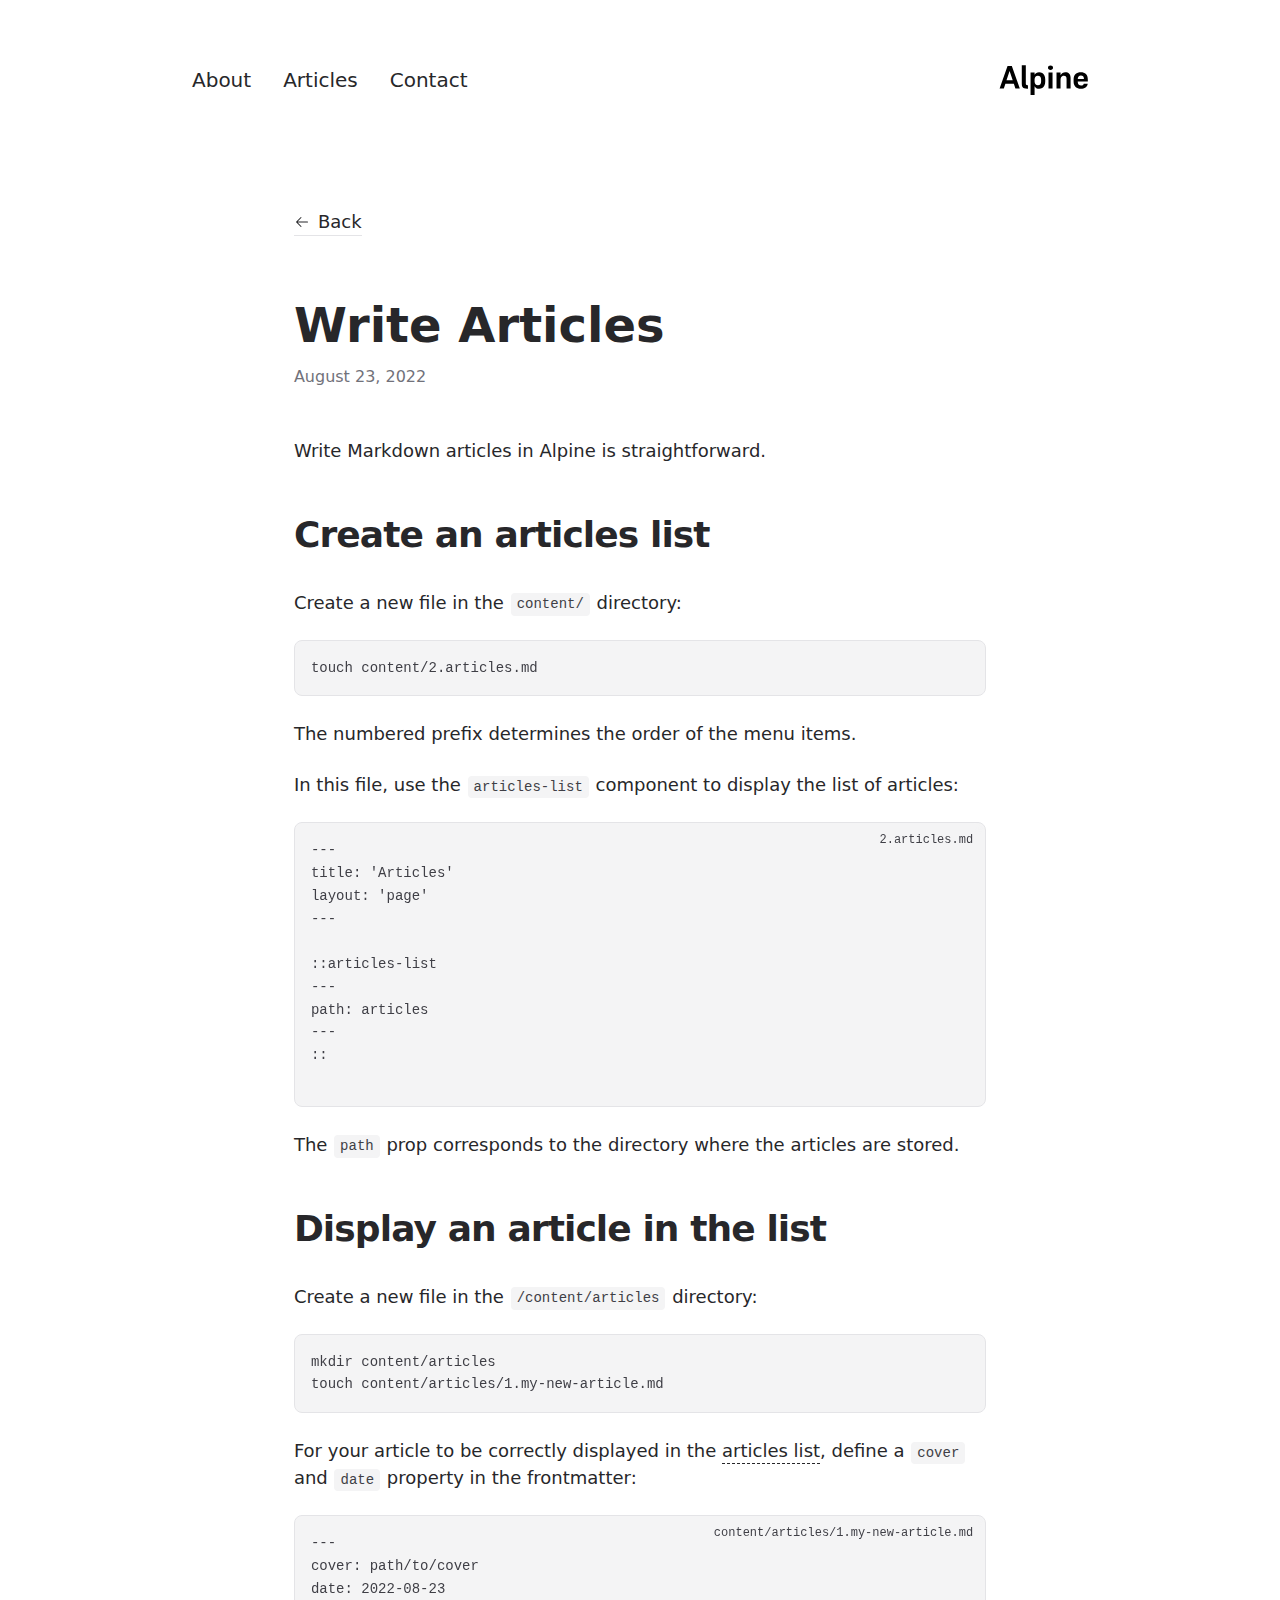
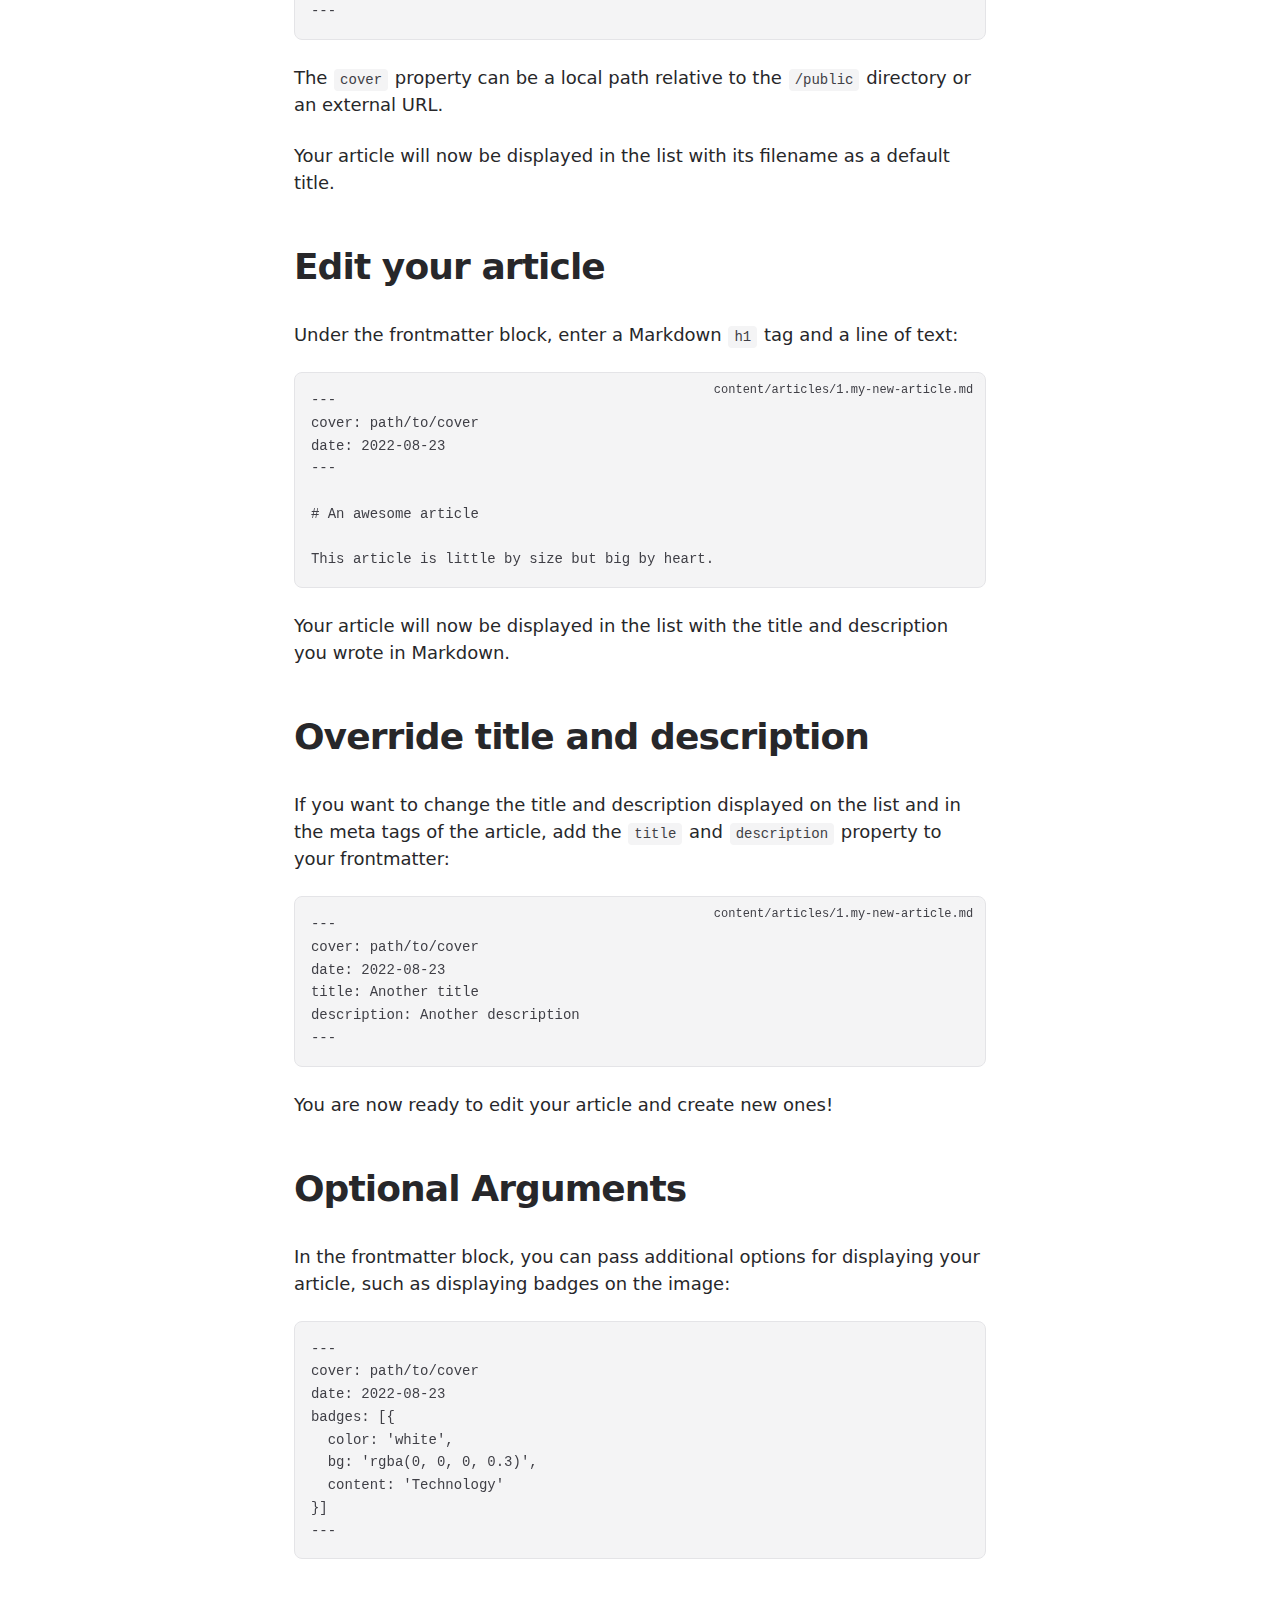
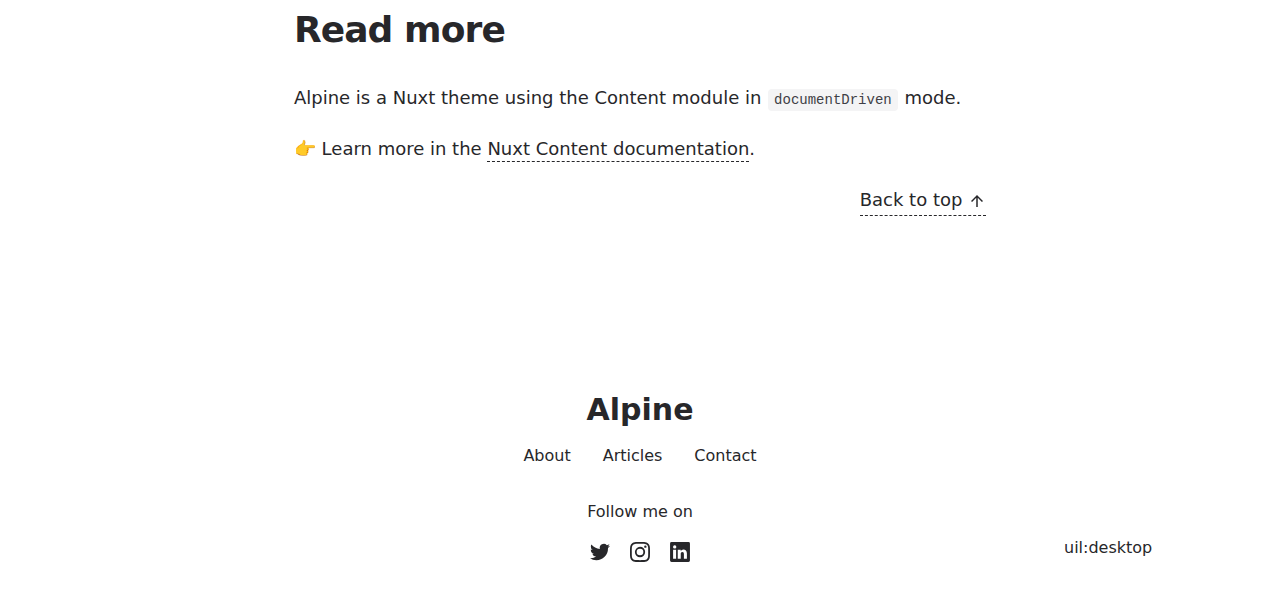
<file: articles/write-articles/index.html>
<!DOCTYPE html><html lang="en"><head><meta charset="utf-8">
<meta name="viewport" content="width=device-width, initial-scale=1">
<title>Write Articles</title>
<meta name="twitter:card" content="summary_large_image">
<meta property="og:image:width" content="400">
<meta property="og:image:height" content="300">
<meta property="og:image:alt" content="An image showcasing my project.">
<meta property="og:title" content="Write Articles">
<meta name="description" content="Writing Markdown articles in Alpine is straightforward.">
<meta property="og:description" content="Writing Markdown articles in Alpine is straightforward.">
<meta property="og:image" content="/articles/write-articles.webp">
<link rel="preload" as="fetch" crossorigin="anonymous" href="/articles/write-articles/_payload.json">
<link rel="stylesheet" href="/_nuxt/entry.yqTKp5hu.css">
<link rel="stylesheet" href="/_nuxt/DocumentDrivenNotFound.OXtTCffN.css">
<link rel="stylesheet" href="/_nuxt/article.RaJeq-y6.css">
<link rel="stylesheet" href="/_nuxt/ProseA.Pmk7nWoU.css">
<link rel="stylesheet" href="/_nuxt/ProseH1.gQ3hqBEO.css">
<link rel="stylesheet" href="/_nuxt/ProseP.8KV9OGMk.css">
<link rel="stylesheet" href="/_nuxt/ProseCodeInline.KwdU_R1r.css">
<link rel="stylesheet" href="/_nuxt/ProsePre.nIRUQbb-.css">
<link rel="stylesheet" href="/_nuxt/ProseCode.GcfskpID.css">
<link rel="stylesheet" href="/_nuxt/ProseH2.Zz2NreHT.css">
<link rel="modulepreload" as="script" crossorigin href="/_nuxt/entry.3Ox0DlD2.js">
<link rel="modulepreload" as="script" crossorigin href="/_nuxt/NuxtImg.ZJh9iS4s.js">
<link rel="modulepreload" as="script" crossorigin href="/_nuxt/document-driven.EfyqGx7c.js">
<link rel="modulepreload" as="script" crossorigin href="/_nuxt/DocumentDrivenEmpty.QrO-dQtT.js">
<link rel="modulepreload" as="script" crossorigin href="/_nuxt/ContentRenderer.Zg_6v3VM.js">
<link rel="modulepreload" as="script" crossorigin href="/_nuxt/ContentRendererMarkdown.vue.hM-f7U4v.js">
<link rel="modulepreload" as="script" crossorigin href="/_nuxt/preview.KaFTzSW1.js">
<link rel="modulepreload" as="script" crossorigin href="/_nuxt/DocumentDrivenNotFound.dVLnWS8y.js">
<link rel="modulepreload" as="script" crossorigin href="/_nuxt/article.9kOU-Cwt.js">
<link rel="modulepreload" as="script" crossorigin href="/_nuxt/ProseA.EGQ8ym5S.js">
<link rel="modulepreload" as="script" crossorigin href="/_nuxt/date.3uOv5BcS.js">
<link rel="modulepreload" as="script" crossorigin href="/_nuxt/ContentRendererMarkdown.BEWWSPoL.js">
<link rel="modulepreload" as="script" crossorigin href="/_nuxt/ProseH1.AWgz6L96.js">
<link rel="modulepreload" as="script" crossorigin href="/_nuxt/ProseP.N6mhZ9wt.js">
<link rel="modulepreload" as="script" crossorigin href="/_nuxt/ProseCodeInline.WOy-s3gu.js">
<link rel="modulepreload" as="script" crossorigin href="/_nuxt/ProsePre.M5wXL4YY.js">
<link rel="modulepreload" as="script" crossorigin href="/_nuxt/ProseCode.2Vd3H81c.js">
<link rel="modulepreload" as="script" crossorigin href="/_nuxt/ProseH2.cGMk7tKR.js">
<link rel="prefetch" as="script" crossorigin href="/_nuxt/default.ODf64H_S.js">
<link rel="prefetch" as="script" crossorigin href="/_nuxt/page.jpyehYvh.js">
<link rel="prefetch" as="script" crossorigin href="/_nuxt/client-db.BwPbb-EW.js">
<link rel="prefetch" as="script" crossorigin href="/_nuxt/slugify.tdI90kHe.js">
<link rel="prefetch" as="style" href="/_nuxt/useStudio.tkaIHU1L.css">
<link rel="prefetch" as="script" crossorigin href="/_nuxt/useStudio.jxyqvTBt.js">
<link rel="prefetch" as="script" crossorigin href="/_nuxt/query.RnSuM-kd.js">
<link rel="prefetch" as="style" href="/_nuxt/error-404._LjjY-y0.css">
<link rel="prefetch" as="script" crossorigin href="/_nuxt/error-404.KOKEAE-6.js">
<link rel="prefetch" as="style" href="/_nuxt/error-500.Ke0_YfD7.css">
<link rel="prefetch" as="script" crossorigin href="/_nuxt/error-500.PpbiZk06.js">
<script type="module" src="/_nuxt/entry.3Ox0DlD2.js" crossorigin></script><style id="pinceau-runtime-hydratable">@media{.phy[--]{--puid:OhHqin-v;}.pv-EhCNWD{max-width:var(--elements-container-maxWidth);padding-left:var(--elements-container-padding-mobile);padding-right:var(--elements-container-padding-mobile);}@media (min-width: 475px){.pv-EhCNWD{padding-left:var(--elements-container-padding-xs);padding-right:var(--elements-container-padding-xs);}}@media (min-width: 640px){.pv-EhCNWD{padding-left:var(--elements-container-padding-sm);padding-right:var(--elements-container-padding-sm);}}@media (min-width: 768px){.pv-EhCNWD{padding-left:var(--elements-container-padding-md);padding-right:var(--elements-container-padding-md);}}} </style><style id="pinceau-theme">@media { :root {--pinceau-mq: initial; --alpine-readableLine: 68ch;--alpine-backdrop-backgroundColor: #f4f4f5b3;--prose-code-inline-padding: 0.2rem 0.375rem 0.2rem 0.375rem;--prose-code-block-backdropFilter: contrast(1);--prose-code-block-border-style: solid;--prose-code-block-border-width: 1px;--prose-tbody-tr-borderBottom-style: dashed;--prose-tbody-tr-borderBottom-width: 1px;--prose-th-textAlign: inherit;--prose-thead-borderBottom-style: solid;--prose-thead-borderBottom-width: 1px;--prose-thead-border-style: solid;--prose-thead-border-width: 0px;--prose-table-textAlign: start;--prose-hr-width: 1px;--prose-hr-style: solid;--prose-li-listStylePosition: outside;--prose-ol-li-markerColor: currentColor;--prose-ol-paddingInlineStart: 21px;--prose-ol-listStyleType: decimal;--prose-ul-li-markerColor: currentColor;--prose-ul-paddingInlineStart: 21px;--prose-ul-listStyleType: disc;--prose-blockquote-border-style: solid;--prose-blockquote-border-width: 4px;--prose-blockquote-quotes: '201C' '201D' '2018' '2019';--prose-blockquote-paddingInlineStart: 24px;--prose-a-code-color-hover: currentColor;--prose-a-code-color-static: currentColor;--prose-a-hasCode-borderBottom: none;--prose-a-border-distance: 2px;--prose-a-border-color-hover: currentColor;--prose-a-border-color-static: currentColor;--prose-a-border-style-hover: solid;--prose-a-border-style-static: dashed;--prose-a-border-width: 1px;--prose-a-color-static: inherit;--prose-a-textDecoration: none;--prose-h6-margin: 3rem 0 2rem;--prose-h5-margin: 3rem 0 2rem;--prose-h4-margin: 3rem 0 2rem;--prose-h3-margin: 3rem 0 2rem;--prose-h2-margin: 3rem 0 2rem;--prose-h1-margin: 0 0 2rem;--prose-p-fontSize: 18px;--typography-lead-loose: 2;--typography-lead-relaxed: 1.625;--typography-lead-normal: 1.5;--typography-lead-snug: 1.375;--typography-lead-tight: 1.25;--typography-lead-none: 1;--typography-lead-10: 2.5rem;--typography-lead-9: 2.25rem;--typography-lead-8: 2rem;--typography-lead-7: 1.75rem;--typography-lead-6: 1.5rem;--typography-lead-5: 1.25rem;--typography-lead-4: 1rem;--typography-lead-3: .75rem;--typography-lead-2: .5rem;--typography-lead-1: .025rem;--typography-fontWeight-black: 900;--typography-fontWeight-extrabold: 800;--typography-fontWeight-bold: 700;--typography-fontWeight-semibold: 600;--typography-fontWeight-medium: 500;--typography-fontWeight-normal: 400;--typography-fontWeight-light: 300;--typography-fontWeight-extralight: 200;--typography-fontWeight-thin: 100;--typography-fontSize-9xl: 128px;--typography-fontSize-8xl: 96px;--typography-fontSize-7xl: 72px;--typography-fontSize-6xl: 60px;--typography-fontSize-5xl: 48px;--typography-fontSize-4xl: 36px;--typography-fontSize-3xl: 30px;--typography-fontSize-2xl: 24px;--typography-fontSize-xl: 20px;--typography-fontSize-lg: 18px;--typography-fontSize-base: 16px;--typography-fontSize-sm: 14px;--typography-fontSize-xs: 12px;--typography-letterSpacing-wide: 0.025em;--typography-letterSpacing-tight: -0.025em;--typography-verticalMargin-base: 24px;--typography-verticalMargin-sm: 16px;--elements-border-secondary-hover: [object Object];--elements-backdrop-background: #fffc;--elements-backdrop-filter: saturate(200%) blur(20px);--elements-container-maxWidth: 64rem;--lead-loose: 2;--lead-relaxed: 1.625;--lead-normal: 1.5;--lead-snug: 1.375;--lead-tight: 1.25;--lead-none: 1;--lead-10: 2.5rem;--lead-9: 2.25rem;--lead-8: 2rem;--lead-7: 1.75rem;--lead-6: 1.5rem;--lead-5: 1.25rem;--lead-4: 1rem;--lead-3: .75rem;--lead-2: .5rem;--lead-1: .025rem;--letterSpacing-widest: 0.1em;--letterSpacing-wider: 0.05em;--letterSpacing-wide: 0.025em;--letterSpacing-normal: 0em;--letterSpacing-tight: -0.025em;--letterSpacing-tighter: -0.05em;--fontSize-9xl: 8rem;--fontSize-8xl: 6rem;--fontSize-7xl: 4.5rem;--fontSize-6xl: 3.75rem;--fontSize-5xl: 3rem;--fontSize-4xl: 2.25rem;--fontSize-3xl: 1.875rem;--fontSize-2xl: 1.5rem;--fontSize-xl: 1.25rem;--fontSize-lg: 1.125rem;--fontSize-base: 1rem;--fontSize-sm: 0.875rem;--fontSize-xs: 0.75rem;--fontWeight-black: 900;--fontWeight-extrabold: 800;--fontWeight-bold: 700;--fontWeight-semibold: 600;--fontWeight-medium: 500;--fontWeight-normal: 400;--fontWeight-light: 300;--fontWeight-extralight: 200;--fontWeight-thin: 100;--font-mono: ui-monospace, SFMono-Regular, Menlo, Monaco, Consolas, Liberation Mono, Courier New, monospace;--font-serif: ui-serif, Georgia, Cambria, Times New Roman, Times, serif;--font-sans: ui-sans-serif, system-ui, -apple-system, BlinkMacSystemFont, Segoe UI, Roboto, Helvetica Neue, Arial, Noto Sans, sans-serif, Apple Color Emoji, Segoe UI Emoji, Segoe UI Symbol, Noto Color Emoji;--opacity-total: 1;--opacity-high: 0.8;--opacity-medium: 0.5;--opacity-soft: 0.3;--opacity-light: 0.15;--opacity-bright: 0.1;--opacity-noOpacity: 0;--borderWidth-lg: 3px;--borderWidth-md: 2px;--borderWidth-sm: 1px;--borderWidth-noBorder: 0;--space-rem-875: 0.875rem;--space-rem-625: 0.625rem;--space-rem-375: 0.375rem;--space-rem-125: 0.125rem;--space-px: 1px;--space-128: 32rem;--space-96: 24rem;--space-80: 20rem;--space-72: 18rem;--space-64: 16rem;--space-60: 15rem;--space-56: 14rem;--space-52: 13rem;--space-48: 12rem;--space-44: 11rem;--space-40: 10rem;--space-36: 9rem;--space-32: 8rem;--space-28: 7rem;--space-24: 6rem;--space-20: 5rem;--space-16: 4rem;--space-14: 3.5rem;--space-12: 3rem;--space-11: 2.75rem;--space-10: 2.5rem;--space-9: 2.25rem;--space-8: 2rem;--space-7: 1.75rem;--space-6: 1.5rem;--space-5: 1.25rem;--space-4: 1rem;--space-3: 0.75rem;--space-2: 0.5rem;--space-1: 0.25rem;--space-0: 0px;--size-full: 100%;--size-7xl: 80rem;--size-6xl: 72rem;--size-5xl: 64rem;--size-4xl: 56rem;--size-3xl: 48rem;--size-2xl: 42rem;--size-xl: 36rem;--size-lg: 32rem;--size-md: 28rem;--size-sm: 24rem;--size-xs: 20rem;--size-200: 200px;--size-104: 104px;--size-80: 80px;--size-64: 64px;--size-56: 56px;--size-48: 48px;--size-40: 40px;--size-32: 32px;--size-24: 24px;--size-20: 20px;--size-16: 16px;--size-12: 12px;--size-8: 8px;--size-6: 6px;--size-4: 4px;--size-2: 2px;--size-0: 0px;--radii-full: 9999px;--radii-3xl: 1.75rem;--radii-2xl: 1.5rem;--radii-xl: 1rem;--radii-lg: 0.75rem;--radii-md: 0.5rem;--radii-sm: 0.375rem;--radii-xs: 0.25rem;--radii-2xs: 0.125rem;--radii-none: 0px;--shadow-none: 0px 0px 0px 0px transparent;--shadow-lg: 0px 10px 15px -3px #000000, 0px 4px 6px -4px #000000;--shadow-md: 0px 4px 6px -1px #000000, 0px 2px 4px -2px #000000;--shadow-sm: 0px 1px 3px 0px #000000, 0px 1px 2px -1px #000000;--shadow-xs: 0px 1px 2px 0px #000000;--height-screen: 100vh;--width-screen: 100vw;--color-primary-900: #002e38;--color-primary-800: #005c70;--color-primary-700: #008aa9;--color-primary-600: #00b9e1;--color-primary-500: #1ad6ff;--color-primary-400: #40ddff;--color-primary-300: #66e4ff;--color-primary-200: #8deaff;--color-primary-100: #b3f1ff;--color-primary-50: #d9f8ff;--color-ruby-900: #380011;--color-ruby-800: #700021;--color-ruby-700: #a90032;--color-ruby-600: #e10043;--color-ruby-500: #ff1a5e;--color-ruby-400: #ff4079;--color-ruby-300: #ff6694;--color-ruby-200: #ff8dae;--color-ruby-100: #ffb3c9;--color-ruby-50: #ffd9e4;--color-pink-900: #380025;--color-pink-800: #70004b;--color-pink-700: #a90070;--color-pink-600: #e10095;--color-pink-500: #ff1ab2;--color-pink-400: #ff40bf;--color-pink-300: #ff66cc;--color-pink-200: #ff8dd8;--color-pink-100: #ffb3e5;--color-pink-50: #ffd9f2;--color-purple-900: #190038;--color-purple-800: #330070;--color-purple-700: #4c00a9;--color-purple-600: #6500e1;--color-purple-500: #811aff;--color-purple-400: #9640ff;--color-purple-300: #ab66ff;--color-purple-200: #c08dff;--color-purple-100: #d5b3ff;--color-purple-50: #ead9ff;--color-royalblue-900: #0b0531;--color-royalblue-800: #160a62;--color-royalblue-700: #211093;--color-royalblue-600: #2c15c4;--color-royalblue-500: #4127e8;--color-royalblue-400: #614bec;--color-royalblue-300: #806ff0;--color-royalblue-200: #a093f3;--color-royalblue-100: #c0b7f7;--color-royalblue-50: #dfdbfb;--color-indigoblue-900: #001238;--color-indigoblue-800: #002370;--color-indigoblue-700: #0035a9;--color-indigoblue-600: #0047e1;--color-indigoblue-500: #1a62ff;--color-indigoblue-400: #407cff;--color-indigoblue-300: #6696ff;--color-indigoblue-200: #8db0ff;--color-indigoblue-100: #b3cbff;--color-indigoblue-50: #d9e5ff;--color-blue-900: #002438;--color-blue-800: #004870;--color-blue-700: #006ca9;--color-blue-600: #0090e1;--color-blue-500: #1aadff;--color-blue-400: #40bbff;--color-blue-300: #66c8ff;--color-blue-200: #8dd6ff;--color-blue-100: #b3e4ff;--color-blue-50: #d9f1ff;--color-lightblue-900: #002e38;--color-lightblue-800: #005c70;--color-lightblue-700: #008aa9;--color-lightblue-600: #00b9e1;--color-lightblue-500: #1ad6ff;--color-lightblue-400: #40ddff;--color-lightblue-300: #66e4ff;--color-lightblue-200: #8deaff;--color-lightblue-100: #b3f1ff;--color-lightblue-50: #d9f8ff;--color-teal-900: #062a28;--color-teal-800: #0b544f;--color-teal-700: #117d77;--color-teal-600: #16a79e;--color-teal-500: #1cd1c6;--color-teal-400: #36e4da;--color-teal-300: #5fe9e1;--color-teal-200: #87efe9;--color-teal-100: #aff4f0;--color-teal-50: #d7faf8;--color-pear-900: #2a2b09;--color-pear-800: #545512;--color-pear-700: #7e801b;--color-pear-600: #a8aa24;--color-pear-500: #d0d32f;--color-pear-400: #d8da52;--color-pear-300: #e0e274;--color-pear-200: #e8e997;--color-pear-100: #eff0ba;--color-pear-50: #f7f8dc;--color-red-900: #380300;--color-red-800: #700700;--color-red-700: #a90a00;--color-red-600: #e10e00;--color-red-500: #ff281a;--color-red-400: #ff4c40;--color-red-300: #ff7066;--color-red-200: #ff948d;--color-red-100: #ffb7b3;--color-red-50: #ffdbd9;--color-orange-900: #381800;--color-orange-800: #702f00;--color-orange-700: #a94700;--color-orange-600: #e15e00;--color-orange-500: #ff7a1a;--color-orange-400: #ff9040;--color-orange-300: #ffa666;--color-orange-200: #ffbd8d;--color-orange-100: #ffd3b3;--color-orange-50: #ffe9d9;--color-yellow-900: #362b03;--color-yellow-800: #6d5605;--color-yellow-700: #a38108;--color-yellow-600: #daac0a;--color-yellow-500: #f5c828;--color-yellow-400: #f7d14c;--color-yellow-300: #f8da70;--color-yellow-200: #fae393;--color-yellow-100: #fcedb7;--color-yellow-50: #fdf6db;--color-green-900: #003f25;--color-green-800: #005e38;--color-green-700: #007e4a;--color-green-600: #009d5d;--color-green-500: #00bd6f;--color-green-400: #00dc82;--color-green-300: #30ffaa;--color-green-200: #83ffcc;--color-green-100: #acffdd;--color-green-50: #d6ffee;--color-gray-900: #18181B;--color-gray-800: #27272A;--color-gray-700: #3f3f46;--color-gray-600: #52525B;--color-gray-500: #71717A;--color-gray-400: #a1a1aa;--color-gray-300: #D4d4d8;--color-gray-200: #e4e4e7;--color-gray-100: #f4f4f5;--color-gray-50: #fafafa;--color-black: #0c0c0d;--color-white: #FFFFFF;--media-portrait: only screen and (orientation: portrait);--media-landscape: only screen and (orientation: landscape);--media-rm: (prefers-reduced-motion: reduce);--media-2xl: (min-width: 1536px);--media-xl: (min-width: 1280px);--media-lg: (min-width: 1024px);--media-md: (min-width: 768px);--media-sm: (min-width: 640px);--media-xs: (min-width: 475px);--alpine-body-color: var(--color-gray-800);--alpine-body-backgroundColor: var(--color-white);--prose-code-inline-fontWeight: var(--typography-fontWeight-normal);--prose-code-inline-fontSize: var(--typography-fontSize-sm);--prose-code-inline-borderRadius: var(--radii-xs);--prose-code-block-pre-padding: var(--typography-verticalMargin-sm);--prose-code-block-margin: var(--typography-verticalMargin-base) 0;--prose-code-block-fontSize: var(--typography-fontSize-sm);--prose-tbody-code-inline-fontSize: var(--typography-fontSize-sm);--prose-tbody-td-padding: var(--typography-verticalMargin-sm);--prose-th-fontWeight: var(--typography-fontWeight-semibold);--prose-th-padding: 0 var(--typography-verticalMargin-sm) var(--typography-verticalMargin-sm) var(--typography-verticalMargin-sm);--prose-table-lineHeight: var(--typography-lead-6);--prose-table-fontSize: var(--typography-fontSize-sm);--prose-table-margin: var(--typography-verticalMargin-base) 0;--prose-hr-margin: var(--typography-verticalMargin-base) 0;--prose-li-margin: var(--typography-verticalMargin-sm) 0;--prose-ol-margin: var(--typography-verticalMargin-base) 0;--prose-ul-margin: var(--typography-verticalMargin-base) 0;--prose-blockquote-margin: var(--typography-verticalMargin-base) 0;--prose-a-code-border-style: var(--prose-a-border-style-static);--prose-a-code-border-width: var(--prose-a-border-width);--prose-a-fontWeight: var(--typography-fontWeight-medium);--prose-img-margin: var(--typography-verticalMargin-base) 0;--prose-strong-fontWeight: var(--typography-fontWeight-semibold);--prose-h6-iconSize: var(--typography-fontSize-base);--prose-h6-fontWeight: var(--typography-fontWeight-semibold);--prose-h6-lineHeight: var(--typography-lead-normal);--prose-h6-fontSize: var(--typography-fontSize-lg);--prose-h5-iconSize: var(--typography-fontSize-lg);--prose-h5-fontWeight: var(--typography-fontWeight-semibold);--prose-h5-lineHeight: var(--typography-lead-snug);--prose-h5-fontSize: var(--typography-fontSize-xl);--prose-h4-iconSize: var(--typography-fontSize-lg);--prose-h4-letterSpacing: var(--typography-letterSpacing-tight);--prose-h4-fontWeight: var(--typography-fontWeight-semibold);--prose-h4-lineHeight: var(--typography-lead-snug);--prose-h4-fontSize: var(--typography-fontSize-2xl);--prose-h3-iconSize: var(--typography-fontSize-xl);--prose-h3-letterSpacing: var(--typography-letterSpacing-tight);--prose-h3-fontWeight: var(--typography-fontWeight-semibold);--prose-h3-lineHeight: var(--typography-lead-snug);--prose-h3-fontSize: var(--typography-fontSize-3xl);--prose-h2-iconSize: var(--typography-fontSize-2xl);--prose-h2-letterSpacing: var(--typography-letterSpacing-tight);--prose-h2-fontWeight: var(--typography-fontWeight-semibold);--prose-h2-lineHeight: var(--typography-lead-tight);--prose-h2-fontSize: var(--typography-fontSize-4xl);--prose-h1-iconSize: var(--typography-fontSize-3xl);--prose-h1-letterSpacing: var(--typography-letterSpacing-tight);--prose-h1-fontWeight: var(--typography-fontWeight-bold);--prose-h1-lineHeight: var(--typography-lead-tight);--prose-h1-fontSize: var(--typography-fontSize-5xl);--prose-p-br-margin: var(--typography-verticalMargin-base) 0 0 0;--prose-p-margin: var(--typography-verticalMargin-base) 0;--prose-p-lineHeight: var(--typography-lead-normal);--typography-color-primary-900: var(--color-primary-900);--typography-color-primary-800: var(--color-primary-800);--typography-color-primary-700: var(--color-primary-700);--typography-color-primary-600: var(--color-primary-600);--typography-color-primary-500: var(--color-primary-500);--typography-color-primary-400: var(--color-primary-400);--typography-color-primary-300: var(--color-primary-300);--typography-color-primary-200: var(--color-primary-200);--typography-color-primary-100: var(--color-primary-100);--typography-color-primary-50: var(--color-primary-50);--typography-font-code: var(--font-mono);--typography-font-body: var(--font-sans);--typography-font-display: var(--font-sans);--typography-body-backgroundColor: var(--color-white);--typography-body-color: var(--color-black);--elements-state-danger-borderColor-secondary: var(--color-red-200);--elements-state-danger-borderColor-primary: var(--color-red-100);--elements-state-danger-backgroundColor-secondary: var(--color-red-100);--elements-state-danger-backgroundColor-primary: var(--color-red-50);--elements-state-danger-color-secondary: var(--color-red-600);--elements-state-danger-color-primary: var(--color-red-500);--elements-state-warning-borderColor-secondary: var(--color-yellow-200);--elements-state-warning-borderColor-primary: var(--color-yellow-100);--elements-state-warning-backgroundColor-secondary: var(--color-yellow-100);--elements-state-warning-backgroundColor-primary: var(--color-yellow-50);--elements-state-warning-color-secondary: var(--color-yellow-700);--elements-state-warning-color-primary: var(--color-yellow-600);--elements-state-success-borderColor-secondary: var(--color-green-200);--elements-state-success-borderColor-primary: var(--color-green-100);--elements-state-success-backgroundColor-secondary: var(--color-green-100);--elements-state-success-backgroundColor-primary: var(--color-green-50);--elements-state-success-color-secondary: var(--color-green-600);--elements-state-success-color-primary: var(--color-green-500);--elements-state-info-borderColor-secondary: var(--color-blue-200);--elements-state-info-borderColor-primary: var(--color-blue-100);--elements-state-info-backgroundColor-secondary: var(--color-blue-100);--elements-state-info-backgroundColor-primary: var(--color-blue-50);--elements-state-info-color-secondary: var(--color-blue-600);--elements-state-info-color-primary: var(--color-blue-500);--elements-state-primary-borderColor-secondary: var(--color-primary-200);--elements-state-primary-borderColor-primary: var(--color-primary-100);--elements-state-primary-backgroundColor-secondary: var(--color-primary-100);--elements-state-primary-backgroundColor-primary: var(--color-primary-50);--elements-state-primary-color-secondary: var(--color-primary-700);--elements-state-primary-color-primary: var(--color-primary-600);--elements-surface-secondary-backgroundColor: var(--color-gray-200);--elements-surface-primary-backgroundColor: var(--color-gray-100);--elements-surface-background-base: var(--color-gray-100);--elements-border-secondary-static: var(--color-gray-200);--elements-border-primary-hover: var(--color-gray-200);--elements-border-primary-static: var(--color-gray-100);--elements-container-padding-md: var(--space-16);--elements-container-padding-sm: var(--space-12);--elements-container-padding-xs: var(--space-8);--elements-container-padding-mobile: var(--space-6);--elements-text-secondary-color-hover: var(--color-gray-700);--elements-text-secondary-color-static: var(--color-gray-500);--elements-text-primary-color-static: var(--color-gray-900);--text-6xl-lineHeight: var(--lead-none);--text-6xl-fontSize: var(--fontSize-6xl);--text-5xl-lineHeight: var(--lead-none);--text-5xl-fontSize: var(--fontSize-5xl);--text-4xl-lineHeight: var(--lead-10);--text-4xl-fontSize: var(--fontSize-4xl);--text-3xl-lineHeight: var(--lead-9);--text-3xl-fontSize: var(--fontSize-3xl);--text-2xl-lineHeight: var(--lead-8);--text-2xl-fontSize: var(--fontSize-2xl);--text-xl-lineHeight: var(--lead-7);--text-xl-fontSize: var(--fontSize-xl);--text-lg-lineHeight: var(--lead-7);--text-lg-fontSize: var(--fontSize-lg);--text-base-lineHeight: var(--lead-6);--text-base-fontSize: var(--fontSize-base);--text-sm-lineHeight: var(--lead-5);--text-sm-fontSize: var(--fontSize-sm);--text-xs-lineHeight: var(--lead-4);--text-xs-fontSize: var(--fontSize-xs);--shadow-2xl: 0px 25px 50px -12px var(--color-gray-900);--shadow-xl: 0px 20px 25px -5px var(--color-gray-400), 0px 8px 10px -6px #000000;--color-secondary-900: var(--color-gray-900);--color-secondary-800: var(--color-gray-800);--color-secondary-700: var(--color-gray-700);--color-secondary-600: var(--color-gray-600);--color-secondary-500: var(--color-gray-500);--color-secondary-400: var(--color-gray-400);--color-secondary-300: var(--color-gray-300);--color-secondary-200: var(--color-gray-200);--color-secondary-100: var(--color-gray-100);--color-secondary-50: var(--color-gray-50);--prose-a-code-background-hover: var(--typography-color-primary-50);--prose-a-code-border-color-hover: var(--typography-color-primary-500);--prose-a-color-hover: var(--typography-color-primary-500);--typography-color-secondary-900: var(--color-secondary-900);--typography-color-secondary-800: var(--color-secondary-800);--typography-color-secondary-700: var(--color-secondary-700);--typography-color-secondary-600: var(--color-secondary-600);--typography-color-secondary-500: var(--color-secondary-500);--typography-color-secondary-400: var(--color-secondary-400);--typography-color-secondary-300: var(--color-secondary-300);--typography-color-secondary-200: var(--color-secondary-200);--typography-color-secondary-100: var(--color-secondary-100);--typography-color-secondary-50: var(--color-secondary-50);--prose-code-inline-backgroundColor: var(--typography-color-secondary-100);--prose-code-inline-color: var(--typography-color-secondary-700);--prose-code-block-backgroundColor: var(--typography-color-secondary-100);--prose-code-block-color: var(--typography-color-secondary-700);--prose-code-block-border-color: var(--typography-color-secondary-200);--prose-tbody-tr-borderBottom-color: var(--typography-color-secondary-200);--prose-th-color: var(--typography-color-secondary-600);--prose-thead-borderBottom-color: var(--typography-color-secondary-200);--prose-thead-border-color: var(--typography-color-secondary-300);--prose-hr-color: var(--typography-color-secondary-200);--prose-blockquote-border-color: var(--typography-color-secondary-200);--prose-blockquote-color: var(--typography-color-secondary-500);--prose-a-code-border-color-static: var(--typography-color-secondary-400); } }@media { :root.dark {--pinceau-mq: dark; --alpine-backdrop-backgroundColor: #18181bb3;--prose-code-block-backdropFilter: contrast(1);--prose-ol-li-markerColor: currentColor;--prose-ul-li-markerColor: currentColor;--prose-a-code-color-hover: currentColor;--prose-a-code-color-static: currentColor;--prose-a-border-color-hover: currentColor;--prose-a-border-color-static: currentColor;--prose-a-color-static: inherit;--elements-backdrop-background: #0c0d0ccc;--alpine-body-color: var(--color-gray-200);--alpine-body-backgroundColor: var(--color-black);--typography-body-backgroundColor: var(--color-black);--typography-body-color: var(--color-white);--elements-state-danger-borderColor-secondary: var(--color-red-700);--elements-state-danger-borderColor-primary: var(--color-red-800);--elements-state-danger-backgroundColor-secondary: var(--color-red-800);--elements-state-danger-backgroundColor-primary: var(--color-red-900);--elements-state-danger-color-secondary: var(--color-red-200);--elements-state-danger-color-primary: var(--color-red-300);--elements-state-warning-borderColor-secondary: var(--color-yellow-700);--elements-state-warning-borderColor-primary: var(--color-yellow-800);--elements-state-warning-backgroundColor-secondary: var(--color-yellow-800);--elements-state-warning-backgroundColor-primary: var(--color-yellow-900);--elements-state-warning-color-secondary: var(--color-yellow-200);--elements-state-warning-color-primary: var(--color-yellow-400);--elements-state-success-borderColor-secondary: var(--color-green-700);--elements-state-success-borderColor-primary: var(--color-green-800);--elements-state-success-backgroundColor-secondary: var(--color-green-800);--elements-state-success-backgroundColor-primary: var(--color-green-900);--elements-state-success-color-secondary: var(--color-green-200);--elements-state-success-color-primary: var(--color-green-400);--elements-state-info-borderColor-secondary: var(--color-blue-700);--elements-state-info-borderColor-primary: var(--color-blue-800);--elements-state-info-backgroundColor-secondary: var(--color-blue-800);--elements-state-info-backgroundColor-primary: var(--color-blue-900);--elements-state-info-color-secondary: var(--color-blue-200);--elements-state-info-color-primary: var(--color-blue-400);--elements-state-primary-borderColor-secondary: var(--color-primary-700);--elements-state-primary-borderColor-primary: var(--color-primary-800);--elements-state-primary-backgroundColor-secondary: var(--color-primary-800);--elements-state-primary-backgroundColor-primary: var(--color-primary-900);--elements-state-primary-color-secondary: var(--color-primary-200);--elements-state-primary-color-primary: var(--color-primary-400);--elements-surface-secondary-backgroundColor: var(--color-gray-800);--elements-surface-primary-backgroundColor: var(--color-gray-900);--elements-surface-background-base: var(--color-gray-900);--elements-border-secondary-static: var(--color-gray-800);--elements-border-primary-hover: var(--color-gray-800);--elements-border-primary-static: var(--color-gray-900);--elements-text-secondary-color-hover: var(--color-gray-200);--elements-text-secondary-color-static: var(--color-gray-400);--elements-text-primary-color-static: var(--color-gray-50);--prose-a-code-background-hover: var(--typography-color-primary-900);--prose-a-code-border-color-hover: var(--typography-color-primary-600);--prose-a-color-hover: var(--typography-color-primary-400);--prose-code-inline-backgroundColor: var(--typography-color-secondary-800);--prose-code-inline-color: var(--typography-color-secondary-200);--prose-code-block-backgroundColor: var(--typography-color-secondary-900);--prose-code-block-color: var(--typography-color-secondary-200);--prose-code-block-border-color: var(--typography-color-secondary-800);--prose-tbody-tr-borderBottom-color: var(--typography-color-secondary-800);--prose-th-color: var(--typography-color-secondary-400);--prose-thead-borderBottom-color: var(--typography-color-secondary-800);--prose-thead-border-color: var(--typography-color-secondary-600);--prose-hr-color: var(--typography-color-secondary-800);--prose-blockquote-border-color: var(--typography-color-secondary-700);--prose-blockquote-color: var(--typography-color-secondary-400);--prose-a-code-border-color-static: var(--typography-color-secondary-600); } }</style><script>"use strict";(()=>{const a=window,e=document.documentElement,m=["dark","light"],c=window&&window.localStorage&&window.localStorage.getItem&&window.localStorage.getItem("nuxt-color-mode")||"system";let n=c==="system"?d():c;const l=e.getAttribute("data-color-mode-forced");l&&(n=l),i(n),a["__NUXT_COLOR_MODE__"]={preference:c,value:n,getColorScheme:d,addColorScheme:i,removeColorScheme:f};function i(o){const t=""+o+"",s="";e.classList?e.classList.add(t):e.className+=" "+t,s&&e.setAttribute("data-"+s,o)}function f(o){const t=""+o+"",s="";e.classList?e.classList.remove(t):e.className=e.className.replace(new RegExp(t,"g"),""),s&&e.removeAttribute("data-"+s)}function r(o){return a.matchMedia("(prefers-color-scheme"+o+")")}function d(){if(a.matchMedia&&r("").media!=="not all"){for(const o of m)if(r(":"+o).matches)return o}return"light"}})();
</script></head><body><div id="__nuxt"><div class="container pv-EhCNWD pc-OhHqin app-layout" data-v-98f697d4 data-v-65048bf3><!--[--><div class="nuxt-progress" style="width:0%;height:3px;opacity:0;background-size:Infinity% auto;" data-v-98f697d4></div><header class="right" data-v-98f697d4 data-v-6ef6e078><div class="menu" data-v-6ef6e078><button aria-label="Navigation Menu" data-v-6ef6e078><svg width="24" height="24" viewBox="0 0 68 68" fill="currentColor" xmlns="http://www.w3.org/2000/svg" data-v-6ef6e078><path d="M8 34C8 32.1362 8 31.2044 8.30448 30.4693C8.71046 29.4892 9.48915 28.7105 10.4693 28.3045C11.2044 28 12.1362 28 14 28C15.8638 28 16.7956 28 17.5307 28.3045C18.5108 28.7105 19.2895 29.4892 19.6955 30.4693C20 31.2044 20 32.1362 20 34C20 35.8638 20 36.7956 19.6955 37.5307C19.2895 38.5108 18.5108 39.2895 17.5307 39.6955C16.7956 40 15.8638 40 14 40C12.1362 40 11.2044 40 10.4693 39.6955C9.48915 39.2895 8.71046 38.5108 8.30448 37.5307C8 36.7956 8 35.8638 8 34Z" data-v-6ef6e078></path><path d="M28 34C28 32.1362 28 31.2044 28.3045 30.4693C28.7105 29.4892 29.4892 28.7105 30.4693 28.3045C31.2044 28 32.1362 28 34 28C35.8638 28 36.7956 28 37.5307 28.3045C38.5108 28.7105 39.2895 29.4892 39.6955 30.4693C40 31.2044 40 32.1362 40 34C40 35.8638 40 36.7956 39.6955 37.5307C39.2895 38.5108 38.5108 39.2895 37.5307 39.6955C36.7956 40 35.8638 40 34 40C32.1362 40 31.2044 40 30.4693 39.6955C29.4892 39.2895 28.7105 38.5108 28.3045 37.5307C28 36.7956 28 35.8638 28 34Z" data-v-6ef6e078></path><path d="M48 34C48 32.1362 48 31.2044 48.3045 30.4693C48.7105 29.4892 49.4892 28.7105 50.4693 28.3045C51.2044 28 52.1362 28 54 28C55.8638 28 56.7956 28 57.5307 28.3045C58.5108 28.7105 59.2895 29.4892 59.6955 30.4693C60 31.2044 60 32.1362 60 34C60 35.8638 60 36.7956 59.6955 37.5307C59.2895 38.5108 58.5108 39.2895 57.5307 39.6955C56.7956 40 55.8638 40 54 40C52.1362 40 51.2044 40 50.4693 39.6955C49.4892 39.2895 48.7105 38.5108 48.3045 37.5307C48 36.7956 48 35.8638 48 34Z" data-v-6ef6e078></path></svg></button></div><div class="overlay" data-v-6ef6e078><nav data-v-6ef6e078 data-v-81b87d90><ul data-v-81b87d90><!--[--><li data-v-81b87d90><a href="/" class="" data-v-81b87d90><span class="underline-fx" data-v-81b87d90></span> About</a></li><li data-v-81b87d90><a href="/articles" class="" data-v-81b87d90><span class="underline-fx" data-v-81b87d90></span> Articles</a></li><li data-v-81b87d90><a href="/contact" class="" data-v-81b87d90><span class="underline-fx" data-v-81b87d90></span> Contact</a></li><!--]--></ul></nav></div><div class="logo" data-v-6ef6e078><a href="/" class="" data-v-6ef6e078><img src="/logo-dark.svg" class="dark-img" alt="alpine" width="89" height="31" data-v-6ef6e078><img src="/logo.svg" class="light-img" alt="alpine" width="89" height="31" data-v-6ef6e078></a></div><div class="main-nav" data-v-6ef6e078><nav data-v-6ef6e078 data-v-81b87d90><ul data-v-81b87d90><!--[--><li data-v-81b87d90><a href="/" class="" data-v-81b87d90><span class="underline-fx" data-v-81b87d90></span> About</a></li><li data-v-81b87d90><a href="/articles" class="" data-v-81b87d90><span class="underline-fx" data-v-81b87d90></span> Articles</a></li><li data-v-81b87d90><a href="/contact" class="" data-v-81b87d90><span class="underline-fx" data-v-81b87d90></span> Contact</a></li><!--]--></ul></nav></div></header><!--[--><div class="document-driven-page"><article data-v-2bedc66c><a href="/articles" class="back" data-v-2bedc66c><svg xmlns="http://www.w3.org/2000/svg" xmlns:xlink="http://www.w3.org/1999/xlink" aria-hidden="true" role="img" class="icon" data-v-2bedc66c style="" width="1em" height="1em" viewBox="0 0 256 256" data-v-60a64bd7><path fill="currentColor" d="M224 128a8 8 0 0 1-8 8H59.31l58.35 58.34a8 8 0 0 1-11.32 11.32l-72-72a8 8 0 0 1 0-11.32l72-72a8 8 0 0 1 11.32 11.32L59.31 120H216a8 8 0 0 1 8 8"/></svg><span data-v-2bedc66c> Back </span></a><header data-v-2bedc66c><h1 class="title" data-v-2bedc66c>Write Articles</h1><time datetime="2022-08-23T00:00:00.000Z" data-v-2bedc66c>August 23, 2022</time></header><div class="prose" data-v-2bedc66c><!--[--><div><h1 id="write-articles" data-v-00feaeaa><a aria-current="page" href="/articles/write-articles#write-articles" class="router-link-active router-link-exact-active" data-v-00feaeaa><!--[-->Write Articles<!--]--><!----></a></h1><p data-v-faad55e0><!--[-->Write Markdown articles in Alpine is straightforward.<!--]--></p><h2 id="create-an-articles-list" data-v-379c3c17><a aria-current="page" href="/articles/write-articles#create-an-articles-list" class="router-link-active router-link-exact-active" data-v-379c3c17><!--[-->Create an articles list<!--]--><!----></a></h2><p data-v-faad55e0><!--[-->Create a new file in the <code class="" data-v-90e26dbf><!--[-->content/<!--]--></code> directory:<!--]--></p><div class="highlight-bash prose-code" meta data-v-c46a05f7><!----><!--[--><pre class="language-bash" style=""><!--[--><code>touch content/2.articles.md
</code><!--]--></pre><!--]--><button class="copy-button" data-v-c46a05f7 data-v-6f91fa26><span class="sr-only" data-v-6f91fa26>Copy to clipboard</span><span class="icon-wrapper" data-v-6f91fa26><svg xmlns="http://www.w3.org/2000/svg" xmlns:xlink="http://www.w3.org/1999/xlink" aria-hidden="true" role="img" class="icon" data-v-6f91fa26 style="" width="18px" height="18px" viewBox="0 0 256 256" data-v-60a64bd7><path fill="currentColor" d="M216 32H88a8 8 0 0 0-8 8v40H40a8 8 0 0 0-8 8v128a8 8 0 0 0 8 8h128a8 8 0 0 0 8-8v-40h40a8 8 0 0 0 8-8V40a8 8 0 0 0-8-8m-56 176H48V96h112Zm48-48h-32V88a8 8 0 0 0-8-8H96V48h112Z"/></svg></span></button></div><p data-v-faad55e0><!--[-->The numbered prefix determines the order of the menu items.<!--]--></p><p data-v-faad55e0><!--[-->In this file, use the <code class="" data-v-90e26dbf><!--[-->articles-list<!--]--></code> component to display the list of articles:<!--]--></p><div class="highlight-md prose-code" meta data-v-c46a05f7><span class="filename" data-v-c46a05f7>2.articles.md</span><!--[--><pre class="language-md" style=""><!--[--><code>---
title: &#39;Articles&#39;
layout: &#39;page&#39;
---

::articles-list
---
path: articles
---
::

</code><!--]--></pre><!--]--><button class="copy-button" data-v-c46a05f7 data-v-6f91fa26><span class="sr-only" data-v-6f91fa26>Copy to clipboard</span><span class="icon-wrapper" data-v-6f91fa26><svg xmlns="http://www.w3.org/2000/svg" xmlns:xlink="http://www.w3.org/1999/xlink" aria-hidden="true" role="img" class="icon" data-v-6f91fa26 style="" width="18px" height="18px" viewBox="0 0 256 256" data-v-60a64bd7><path fill="currentColor" d="M216 32H88a8 8 0 0 0-8 8v40H40a8 8 0 0 0-8 8v128a8 8 0 0 0 8 8h128a8 8 0 0 0 8-8v-40h40a8 8 0 0 0 8-8V40a8 8 0 0 0-8-8m-56 176H48V96h112Zm48-48h-32V88a8 8 0 0 0-8-8H96V48h112Z"/></svg></span></button></div><p data-v-faad55e0><!--[-->The <code class="" data-v-90e26dbf><!--[-->path<!--]--></code> prop corresponds to the directory where the articles are stored.<!--]--></p><h2 id="display-an-article-in-the-list" data-v-379c3c17><a aria-current="page" href="/articles/write-articles#display-an-article-in-the-list" class="router-link-active router-link-exact-active" data-v-379c3c17><!--[-->Display an article in the list<!--]--><!----></a></h2><p data-v-faad55e0><!--[-->Create a new file in the <code class="" data-v-90e26dbf><!--[-->/content/articles<!--]--></code> directory:<!--]--></p><div class="highlight-bash prose-code" meta data-v-c46a05f7><!----><!--[--><pre class="language-bash" style=""><!--[--><code>mkdir content/articles
touch content/articles/1.my-new-article.md
</code><!--]--></pre><!--]--><button class="copy-button" data-v-c46a05f7 data-v-6f91fa26><span class="sr-only" data-v-6f91fa26>Copy to clipboard</span><span class="icon-wrapper" data-v-6f91fa26><svg xmlns="http://www.w3.org/2000/svg" xmlns:xlink="http://www.w3.org/1999/xlink" aria-hidden="true" role="img" class="icon" data-v-6f91fa26 style="" width="18px" height="18px" viewBox="0 0 256 256" data-v-60a64bd7><path fill="currentColor" d="M216 32H88a8 8 0 0 0-8 8v40H40a8 8 0 0 0-8 8v128a8 8 0 0 0 8 8h128a8 8 0 0 0 8-8v-40h40a8 8 0 0 0 8-8V40a8 8 0 0 0-8-8m-56 176H48V96h112Zm48-48h-32V88a8 8 0 0 0-8-8H96V48h112Z"/></svg></span></button></div><p data-v-faad55e0><!--[-->For your article to be correctly displayed in the <a href="/articles" class="" data-v-a089b9a5><!--[-->articles list<!--]--></a>, define a <code class="" data-v-90e26dbf><!--[-->cover<!--]--></code> and <code class="" data-v-90e26dbf><!--[-->date<!--]--></code> property in the frontmatter:<!--]--></p><div class="highlight-yaml prose-code" meta data-v-c46a05f7><span class="filename" data-v-c46a05f7>content/articles/1.my-new-article.md</span><!--[--><pre class="language-yaml" style=""><!--[--><code>---
cover: path/to/cover
date: 2022-08-23
---
</code><!--]--></pre><!--]--><button class="copy-button" data-v-c46a05f7 data-v-6f91fa26><span class="sr-only" data-v-6f91fa26>Copy to clipboard</span><span class="icon-wrapper" data-v-6f91fa26><svg xmlns="http://www.w3.org/2000/svg" xmlns:xlink="http://www.w3.org/1999/xlink" aria-hidden="true" role="img" class="icon" data-v-6f91fa26 style="" width="18px" height="18px" viewBox="0 0 256 256" data-v-60a64bd7><path fill="currentColor" d="M216 32H88a8 8 0 0 0-8 8v40H40a8 8 0 0 0-8 8v128a8 8 0 0 0 8 8h128a8 8 0 0 0 8-8v-40h40a8 8 0 0 0 8-8V40a8 8 0 0 0-8-8m-56 176H48V96h112Zm48-48h-32V88a8 8 0 0 0-8-8H96V48h112Z"/></svg></span></button></div><p data-v-faad55e0><!--[-->The <code class="" data-v-90e26dbf><!--[-->cover<!--]--></code> property can be a local path relative to the <code class="" data-v-90e26dbf><!--[-->/public<!--]--></code> directory or an external URL.<!--]--></p><p data-v-faad55e0><!--[-->Your article will now be displayed in the list with its filename as a default title.<!--]--></p><h2 id="edit-your-article" data-v-379c3c17><a aria-current="page" href="/articles/write-articles#edit-your-article" class="router-link-active router-link-exact-active" data-v-379c3c17><!--[-->Edit your article<!--]--><!----></a></h2><p data-v-faad55e0><!--[-->Under the frontmatter block, enter a Markdown <code class="" data-v-90e26dbf><!--[-->h1<!--]--></code> tag and a line of text:<!--]--></p><div class="highlight-md prose-code" meta data-v-c46a05f7><span class="filename" data-v-c46a05f7>content/articles/1.my-new-article.md</span><!--[--><pre class="language-md" style=""><!--[--><code>---
cover: path/to/cover
date: 2022-08-23
---

# An awesome article

This article is little by size but big by heart.
</code><!--]--></pre><!--]--><button class="copy-button" data-v-c46a05f7 data-v-6f91fa26><span class="sr-only" data-v-6f91fa26>Copy to clipboard</span><span class="icon-wrapper" data-v-6f91fa26><svg xmlns="http://www.w3.org/2000/svg" xmlns:xlink="http://www.w3.org/1999/xlink" aria-hidden="true" role="img" class="icon" data-v-6f91fa26 style="" width="18px" height="18px" viewBox="0 0 256 256" data-v-60a64bd7><path fill="currentColor" d="M216 32H88a8 8 0 0 0-8 8v40H40a8 8 0 0 0-8 8v128a8 8 0 0 0 8 8h128a8 8 0 0 0 8-8v-40h40a8 8 0 0 0 8-8V40a8 8 0 0 0-8-8m-56 176H48V96h112Zm48-48h-32V88a8 8 0 0 0-8-8H96V48h112Z"/></svg></span></button></div><p data-v-faad55e0><!--[-->Your article will now be displayed in the list with the title and description you wrote in Markdown.<!--]--></p><h2 id="override-title-and-description" data-v-379c3c17><a aria-current="page" href="/articles/write-articles#override-title-and-description" class="router-link-active router-link-exact-active" data-v-379c3c17><!--[-->Override title and description<!--]--><!----></a></h2><p data-v-faad55e0><!--[-->If you want to change the title and description displayed on the list and in the meta tags of the article, add the <code class="" data-v-90e26dbf><!--[-->title<!--]--></code> and <code class="" data-v-90e26dbf><!--[-->description<!--]--></code> property to your frontmatter:<!--]--></p><div class="highlight-md prose-code" meta data-v-c46a05f7><span class="filename" data-v-c46a05f7>content/articles/1.my-new-article.md</span><!--[--><pre class="language-md" style=""><!--[--><code>---
cover: path/to/cover
date: 2022-08-23
title: Another title
description: Another description
---
</code><!--]--></pre><!--]--><button class="copy-button" data-v-c46a05f7 data-v-6f91fa26><span class="sr-only" data-v-6f91fa26>Copy to clipboard</span><span class="icon-wrapper" data-v-6f91fa26><svg xmlns="http://www.w3.org/2000/svg" xmlns:xlink="http://www.w3.org/1999/xlink" aria-hidden="true" role="img" class="icon" data-v-6f91fa26 style="" width="18px" height="18px" viewBox="0 0 256 256" data-v-60a64bd7><path fill="currentColor" d="M216 32H88a8 8 0 0 0-8 8v40H40a8 8 0 0 0-8 8v128a8 8 0 0 0 8 8h128a8 8 0 0 0 8-8v-40h40a8 8 0 0 0 8-8V40a8 8 0 0 0-8-8m-56 176H48V96h112Zm48-48h-32V88a8 8 0 0 0-8-8H96V48h112Z"/></svg></span></button></div><p data-v-faad55e0><!--[-->You are now ready to edit your article and create new ones!<!--]--></p><h2 id="optional-arguments" data-v-379c3c17><a aria-current="page" href="/articles/write-articles#optional-arguments" class="router-link-active router-link-exact-active" data-v-379c3c17><!--[-->Optional Arguments<!--]--><!----></a></h2><p data-v-faad55e0><!--[-->In the frontmatter block, you can pass additional options for displaying your article, such as displaying badges on the image:<!--]--></p><div class="highlight-md prose-code" meta data-v-c46a05f7><!----><!--[--><pre class="language-md" style=""><!--[--><code>---
cover: path/to/cover
date: 2022-08-23
badges: [{
  color: &#39;white&#39;,
  bg: &#39;rgba(0, 0, 0, 0.3)&#39;,
  content: &#39;Technology&#39;
}]
---
</code><!--]--></pre><!--]--><button class="copy-button" data-v-c46a05f7 data-v-6f91fa26><span class="sr-only" data-v-6f91fa26>Copy to clipboard</span><span class="icon-wrapper" data-v-6f91fa26><svg xmlns="http://www.w3.org/2000/svg" xmlns:xlink="http://www.w3.org/1999/xlink" aria-hidden="true" role="img" class="icon" data-v-6f91fa26 style="" width="18px" height="18px" viewBox="0 0 256 256" data-v-60a64bd7><path fill="currentColor" d="M216 32H88a8 8 0 0 0-8 8v40H40a8 8 0 0 0-8 8v128a8 8 0 0 0 8 8h128a8 8 0 0 0 8-8v-40h40a8 8 0 0 0 8-8V40a8 8 0 0 0-8-8m-56 176H48V96h112Zm48-48h-32V88a8 8 0 0 0-8-8H96V48h112Z"/></svg></span></button></div><h2 id="read-more" data-v-379c3c17><a aria-current="page" href="/articles/write-articles#read-more" class="router-link-active router-link-exact-active" data-v-379c3c17><!--[-->Read more<!--]--><!----></a></h2><p data-v-faad55e0><!--[-->Alpine is a Nuxt theme using the Content module in <code class="" data-v-90e26dbf><!--[-->documentDriven<!--]--></code> mode.<!--]--></p><p data-v-faad55e0><!--[-->👉 Learn more in the <a href="https://content.nuxtjs.org/" rel="nofollow" data-v-a089b9a5><!--[-->Nuxt Content documentation<!--]--></a>.<!--]--></p><style></style></div><!--]--><div class="back-to-top" data-v-2bedc66c><a data-v-2bedc66c data-v-a089b9a5><!--[-->Back to top <svg xmlns="http://www.w3.org/2000/svg" xmlns:xlink="http://www.w3.org/1999/xlink" aria-hidden="true" role="img" class="icon" data-v-2bedc66c style="" width="1em" height="1em" viewBox="0 0 24 24" data-v-60a64bd7><path fill="currentColor" d="M11 20V7.825l-5.6 5.6L4 12l8-8l8 8l-1.4 1.425l-5.6-5.6V20z"/></svg><!--]--></a></div></div></article></div><!--]--><footer class="center" data-v-98f697d4 data-v-a2f17606><a href="https://www.github.com/nuxt-themes/alpine" rel="noopener noreferrer" class="credits" data-v-a2f17606>Alpine</a><div class="navigation" data-v-a2f17606><nav data-v-a2f17606 data-v-81b87d90><ul data-v-81b87d90><!--[--><li data-v-81b87d90><a href="/" class="" data-v-81b87d90><span class="underline-fx" data-v-81b87d90></span> About</a></li><li data-v-81b87d90><a href="/articles" class="" data-v-81b87d90><span class="underline-fx" data-v-81b87d90></span> Articles</a></li><li data-v-81b87d90><a href="/contact" class="" data-v-81b87d90><span class="underline-fx" data-v-81b87d90></span> Contact</a></li><!--]--></ul></nav></div><p class="message" data-v-a2f17606>Follow me on</p><div class="icons" data-v-a2f17606><div class="social" data-v-a2f17606><!--[--><a href="https://twitter.com/nuxtlabs" rel="noopener noreferrer" target="_blank" title="nuxtlabs" aria-label="nuxtlabs" data-v-86bf7393><svg xmlns="http://www.w3.org/2000/svg" xmlns:xlink="http://www.w3.org/1999/xlink" aria-hidden="true" role="img" class="icon" data-v-86bf7393 style="" width="1em" height="1em" viewBox="0 0 24 24" data-v-60a64bd7><path fill="currentColor" d="M22 5.8a8.49 8.49 0 0 1-2.36.64a4.13 4.13 0 0 0 1.81-2.27a8.21 8.21 0 0 1-2.61 1a4.1 4.1 0 0 0-7 3.74a11.64 11.64 0 0 1-8.45-4.29a4.16 4.16 0 0 0-.55 2.07a4.09 4.09 0 0 0 1.82 3.41a4.05 4.05 0 0 1-1.86-.51v.05a4.1 4.1 0 0 0 3.3 4a3.93 3.93 0 0 1-1.1.17a4.9 4.9 0 0 1-.77-.07a4.11 4.11 0 0 0 3.83 2.84A8.22 8.22 0 0 1 3 18.34a7.93 7.93 0 0 1-1-.06a11.57 11.57 0 0 0 6.29 1.85A11.59 11.59 0 0 0 20 8.45v-.53a8.43 8.43 0 0 0 2-2.12"/></svg></a><a href="https://instagram.com/atinuxt" rel="noopener noreferrer" target="_blank" title="atinuxt" aria-label="atinuxt" data-v-86bf7393><svg xmlns="http://www.w3.org/2000/svg" xmlns:xlink="http://www.w3.org/1999/xlink" aria-hidden="true" role="img" class="icon" data-v-86bf7393 style="" width="1em" height="1em" viewBox="0 0 24 24" data-v-60a64bd7><path fill="currentColor" d="M17.34 5.46a1.2 1.2 0 1 0 1.2 1.2a1.2 1.2 0 0 0-1.2-1.2m4.6 2.42a7.59 7.59 0 0 0-.46-2.43a4.94 4.94 0 0 0-1.16-1.77a4.7 4.7 0 0 0-1.77-1.15a7.3 7.3 0 0 0-2.43-.47C15.06 2 14.72 2 12 2s-3.06 0-4.12.06a7.3 7.3 0 0 0-2.43.47a4.78 4.78 0 0 0-1.77 1.15a4.7 4.7 0 0 0-1.15 1.77a7.3 7.3 0 0 0-.47 2.43C2 8.94 2 9.28 2 12s0 3.06.06 4.12a7.3 7.3 0 0 0 .47 2.43a4.7 4.7 0 0 0 1.15 1.77a4.78 4.78 0 0 0 1.77 1.15a7.3 7.3 0 0 0 2.43.47C8.94 22 9.28 22 12 22s3.06 0 4.12-.06a7.3 7.3 0 0 0 2.43-.47a4.7 4.7 0 0 0 1.77-1.15a4.85 4.85 0 0 0 1.16-1.77a7.59 7.59 0 0 0 .46-2.43c0-1.06.06-1.4.06-4.12s0-3.06-.06-4.12M20.14 16a5.61 5.61 0 0 1-.34 1.86a3.06 3.06 0 0 1-.75 1.15a3.19 3.19 0 0 1-1.15.75a5.61 5.61 0 0 1-1.86.34c-1 .05-1.37.06-4 .06s-3 0-4-.06a5.73 5.73 0 0 1-1.94-.3a3.27 3.27 0 0 1-1.1-.75a3 3 0 0 1-.74-1.15a5.54 5.54 0 0 1-.4-1.9c0-1-.06-1.37-.06-4s0-3 .06-4a5.54 5.54 0 0 1 .35-1.9A3 3 0 0 1 5 5a3.14 3.14 0 0 1 1.1-.8A5.73 5.73 0 0 1 8 3.86c1 0 1.37-.06 4-.06s3 0 4 .06a5.61 5.61 0 0 1 1.86.34a3.06 3.06 0 0 1 1.19.8a3.06 3.06 0 0 1 .75 1.1a5.61 5.61 0 0 1 .34 1.9c.05 1 .06 1.37.06 4s-.01 3-.06 4M12 6.87A5.13 5.13 0 1 0 17.14 12A5.12 5.12 0 0 0 12 6.87m0 8.46A3.33 3.33 0 1 1 15.33 12A3.33 3.33 0 0 1 12 15.33"/></svg></a><a href="https://www.linkedin.com/company/nuxtlabs" rel="noopener noreferrer" target="_blank" title="LinkedIn" aria-label="LinkedIn" data-v-86bf7393><svg xmlns="http://www.w3.org/2000/svg" xmlns:xlink="http://www.w3.org/1999/xlink" aria-hidden="true" role="img" class="icon" data-v-86bf7393 style="" width="1em" height="1em" viewBox="0 0 24 24" data-v-60a64bd7><path fill="currentColor" d="M20.47 2H3.53a1.45 1.45 0 0 0-1.47 1.43v17.14A1.45 1.45 0 0 0 3.53 22h16.94a1.45 1.45 0 0 0 1.47-1.43V3.43A1.45 1.45 0 0 0 20.47 2M8.09 18.74h-3v-9h3ZM6.59 8.48a1.56 1.56 0 1 1 0-3.12a1.57 1.57 0 1 1 0 3.12m12.32 10.26h-3v-4.83c0-1.21-.43-2-1.52-2A1.65 1.65 0 0 0 12.85 13a2 2 0 0 0-.1.73v5h-3v-9h3V11a3 3 0 0 1 2.71-1.5c2 0 3.45 1.29 3.45 4.06Z"/></svg></a><!--]--></div><div class="color-mode-switch" data-v-a2f17606><button aria-label="Color Mode" data-v-a2f17606 data-v-311dcc57><span data-v-311dcc57></span></button></div></div></footer><!--]--></div></div><script type="application/json" id="__NUXT_DATA__" data-ssr="true" data-src="/articles/write-articles/_payload.json">[{"state":1,"once":400,"_errors":402,"serverRendered":365,"path":7,"prerenderedAt":404},["Reactive",2],{"$sdd-pages":3,"$sdd-surrounds":339,"$sdd-globals":361,"$scolor-mode":363,"$sdd-navigation":366,"$sicons":384},["ShallowRef",4],["ShallowReactive",5],{"/articles/write-articles":6},{"_path":7,"_dir":8,"_draft":9,"_partial":9,"_locale":10,"title":11,"description":12,"cover":13,"date":14,"layout":15,"body":16,"_type":335,"_id":336,"_source":337,"_file":338,"_extension":89},"/articles/write-articles","articles",false,"","Write Articles","Writing Markdown articles in Alpine is straightforward.","/articles/write-articles.webp","2022-08-23T00:00:00.000Z","article",{"type":17,"children":18,"toc":326},"root",[19,27,33,40,54,66,71,84,95,108,114,125,133,163,174,193,198,204,216,224,229,235,255,263,268,274,279,287,293,306,321],{"type":20,"tag":21,"props":22,"children":24},"element","h1",{"id":23},"write-articles",[25],{"type":26,"value":11},"text",{"type":20,"tag":28,"props":29,"children":30},"p",{},[31],{"type":26,"value":32},"Write Markdown articles in Alpine is straightforward.",{"type":20,"tag":34,"props":35,"children":37},"h2",{"id":36},"create-an-articles-list",[38],{"type":26,"value":39},"Create an articles list",{"type":20,"tag":28,"props":41,"children":42},{},[43,45,52],{"type":26,"value":44},"Create a new file in the ",{"type":20,"tag":46,"props":47,"children":49},"code",{"className":48},[],[50],{"type":26,"value":51},"content/",{"type":26,"value":53}," directory:",{"type":20,"tag":55,"props":56,"children":61},"pre",{"className":57,"code":58,"language":59,"meta":10,"style":60},"language-bash","touch content/2.articles.md\n","bash","undefined",[62],{"type":20,"tag":46,"props":63,"children":64},{"__ignoreMap":10},[65],{"type":26,"value":58},{"type":20,"tag":28,"props":67,"children":68},{},[69],{"type":26,"value":70},"The numbered prefix determines the order of the menu items.",{"type":20,"tag":28,"props":72,"children":73},{},[74,76,82],{"type":26,"value":75},"In this file, use the ",{"type":20,"tag":46,"props":77,"children":79},{"className":78},[],[80],{"type":26,"value":81},"articles-list",{"type":26,"value":83}," component to display the list of articles:",{"type":20,"tag":55,"props":85,"children":90},{"className":86,"code":87,"filename":88,"language":89,"meta":10,"style":60},"language-md","---\ntitle: 'Articles'\nlayout: 'page'\n---\n\n::articles-list\n---\npath: articles\n---\n::\n\n","2.articles.md","md",[91],{"type":20,"tag":46,"props":92,"children":93},{"__ignoreMap":10},[94],{"type":26,"value":87},{"type":20,"tag":28,"props":96,"children":97},{},[98,100,106],{"type":26,"value":99},"The ",{"type":20,"tag":46,"props":101,"children":103},{"className":102},[],[104],{"type":26,"value":105},"path",{"type":26,"value":107}," prop corresponds to the directory where the articles are stored.",{"type":20,"tag":34,"props":109,"children":111},{"id":110},"display-an-article-in-the-list",[112],{"type":26,"value":113},"Display an article in the list",{"type":20,"tag":28,"props":115,"children":116},{},[117,118,124],{"type":26,"value":44},{"type":20,"tag":46,"props":119,"children":121},{"className":120},[],[122],{"type":26,"value":123},"/content/articles",{"type":26,"value":53},{"type":20,"tag":55,"props":126,"children":128},{"className":57,"code":127,"language":59,"meta":10,"style":60},"mkdir content/articles\ntouch content/articles/1.my-new-article.md\n",[129],{"type":20,"tag":46,"props":130,"children":131},{"__ignoreMap":10},[132],{"type":26,"value":127},{"type":20,"tag":28,"props":134,"children":135},{},[136,138,145,147,153,155,161],{"type":26,"value":137},"For your article to be correctly displayed in the ",{"type":20,"tag":139,"props":140,"children":142},"a",{"href":141},"/articles",[143],{"type":26,"value":144},"articles list",{"type":26,"value":146},", define a ",{"type":20,"tag":46,"props":148,"children":150},{"className":149},[],[151],{"type":26,"value":152},"cover",{"type":26,"value":154}," and ",{"type":20,"tag":46,"props":156,"children":158},{"className":157},[],[159],{"type":26,"value":160},"date",{"type":26,"value":162}," property in the frontmatter:",{"type":20,"tag":55,"props":164,"children":169},{"className":165,"code":166,"filename":167,"language":168,"meta":10,"style":60},"language-yaml","---\ncover: path/to/cover\ndate: 2022-08-23\n---\n","content/articles/1.my-new-article.md","yaml",[170],{"type":20,"tag":46,"props":171,"children":172},{"__ignoreMap":10},[173],{"type":26,"value":166},{"type":20,"tag":28,"props":175,"children":176},{},[177,178,183,185,191],{"type":26,"value":99},{"type":20,"tag":46,"props":179,"children":181},{"className":180},[],[182],{"type":26,"value":152},{"type":26,"value":184}," property can be a local path relative to the ",{"type":20,"tag":46,"props":186,"children":188},{"className":187},[],[189],{"type":26,"value":190},"/public",{"type":26,"value":192}," directory or an external URL.",{"type":20,"tag":28,"props":194,"children":195},{},[196],{"type":26,"value":197},"Your article will now be displayed in the list with its filename as a default title.",{"type":20,"tag":34,"props":199,"children":201},{"id":200},"edit-your-article",[202],{"type":26,"value":203},"Edit your article",{"type":20,"tag":28,"props":205,"children":206},{},[207,209,214],{"type":26,"value":208},"Under the frontmatter block, enter a Markdown ",{"type":20,"tag":46,"props":210,"children":212},{"className":211},[],[213],{"type":26,"value":21},{"type":26,"value":215}," tag and a line of text:",{"type":20,"tag":55,"props":217,"children":219},{"className":86,"code":218,"filename":167,"language":89,"meta":10,"style":60},"---\ncover: path/to/cover\ndate: 2022-08-23\n---\n\n# An awesome article\n\nThis article is little by size but big by heart.\n",[220],{"type":20,"tag":46,"props":221,"children":222},{"__ignoreMap":10},[223],{"type":26,"value":218},{"type":20,"tag":28,"props":225,"children":226},{},[227],{"type":26,"value":228},"Your article will now be displayed in the list with the title and description you wrote in Markdown.",{"type":20,"tag":34,"props":230,"children":232},{"id":231},"override-title-and-description",[233],{"type":26,"value":234},"Override title and description",{"type":20,"tag":28,"props":236,"children":237},{},[238,240,246,247,253],{"type":26,"value":239},"If you want to change the title and description displayed on the list and in the meta tags of the article, add the ",{"type":20,"tag":46,"props":241,"children":243},{"className":242},[],[244],{"type":26,"value":245},"title",{"type":26,"value":154},{"type":20,"tag":46,"props":248,"children":250},{"className":249},[],[251],{"type":26,"value":252},"description",{"type":26,"value":254}," property to your frontmatter:",{"type":20,"tag":55,"props":256,"children":258},{"className":86,"code":257,"filename":167,"language":89,"meta":10,"style":60},"---\ncover: path/to/cover\ndate: 2022-08-23\ntitle: Another title\ndescription: Another description\n---\n",[259],{"type":20,"tag":46,"props":260,"children":261},{"__ignoreMap":10},[262],{"type":26,"value":257},{"type":20,"tag":28,"props":264,"children":265},{},[266],{"type":26,"value":267},"You are now ready to edit your article and create new ones!",{"type":20,"tag":34,"props":269,"children":271},{"id":270},"optional-arguments",[272],{"type":26,"value":273},"Optional Arguments",{"type":20,"tag":28,"props":275,"children":276},{},[277],{"type":26,"value":278},"In the frontmatter block, you can pass additional options for displaying your article, such as displaying badges on the image:",{"type":20,"tag":55,"props":280,"children":282},{"className":86,"code":281,"language":89,"meta":10,"style":60},"---\ncover: path/to/cover\ndate: 2022-08-23\nbadges: [{\n  color: 'white',\n  bg: 'rgba(0, 0, 0, 0.3)',\n  content: 'Technology'\n}]\n---\n",[283],{"type":20,"tag":46,"props":284,"children":285},{"__ignoreMap":10},[286],{"type":26,"value":281},{"type":20,"tag":34,"props":288,"children":290},{"id":289},"read-more",[291],{"type":26,"value":292},"Read more",{"type":20,"tag":28,"props":294,"children":295},{},[296,298,304],{"type":26,"value":297},"Alpine is a Nuxt theme using the Content module in ",{"type":20,"tag":46,"props":299,"children":301},{"className":300},[],[302],{"type":26,"value":303},"documentDriven",{"type":26,"value":305}," mode.",{"type":20,"tag":28,"props":307,"children":308},{},[309,311,319],{"type":26,"value":310},"👉 Learn more in the ",{"type":20,"tag":139,"props":312,"children":316},{"href":313,"rel":314},"https://content.nuxtjs.org/",[315],"nofollow",[317],{"type":26,"value":318},"Nuxt Content documentation",{"type":26,"value":320},".",{"type":20,"tag":322,"props":323,"children":324},"style",{},[325],{"type":26,"value":10},{"title":10,"searchDepth":327,"depth":327,"links":328},2,[329,330,331,332,333,334],{"id":36,"depth":327,"text":39},{"id":110,"depth":327,"text":113},{"id":200,"depth":327,"text":203},{"id":231,"depth":327,"text":234},{"id":270,"depth":327,"text":273},{"id":289,"depth":327,"text":292},"markdown","content:articles:3.write-articles.md","content","articles/3.write-articles.md",["ShallowRef",340],["ShallowReactive",341],{"/articles/write-articles":342},[343,354],{"_path":344,"_dir":8,"_draft":9,"_partial":9,"_locale":10,"title":345,"description":346,"cover":347,"author":348,"date":14,"layout":15,"_type":335,"_id":352,"_source":337,"_file":353,"_extension":89},"/articles/configure","Configure Alpine","Learn how to configure Alpine with the app.config.ts file.","/articles/configure-alpine.webp",{"name":349,"avatarUrl":350,"link":351},"Clément Ollivier","https://pbs.twimg.com/profile_images/1370286658432724996/ZMSDzzIi_400x400.jpg","https://twitter.com/clemcodes","content:articles:2.configure.md","articles/2.configure.md",{"_path":355,"_dir":8,"_draft":9,"_partial":9,"_locale":10,"title":356,"description":357,"cover":358,"date":14,"layout":15,"_type":335,"_id":359,"_source":337,"_file":360,"_extension":89},"/articles/design-tokens","Customize Alpine","Leverage the tokens.config.ts to give your identity to Alpine.","/articles/design-tokens.webp","content:articles:4.design-tokens.md","articles/4.design-tokens.md",["ShallowRef",362],{},{"preference":364,"value":364,"unknown":365,"forced":9},"system",true,[367,371,381],{"title":368,"_path":369,"layout":370},"About","/","default",{"title":372,"_path":141,"children":373,"layout":380},"Articles",[374,377,378,379],{"title":375,"_path":376,"layout":15},"Get started with Alpine","/articles/get-started",{"title":345,"_path":344,"layout":15},{"title":11,"_path":7,"layout":15},{"title":356,"_path":355,"layout":15},"page",{"title":382,"_path":383,"layout":370},"Contact","/contact",{"uil:twitter":385,"uil:instagram":389,"uil:linkedin":391,"ph:arrow-left":393,"material-symbols:arrow-upward":396,"ph:copy":398},{"left":386,"top":386,"width":387,"height":387,"rotate":386,"vFlip":9,"hFlip":9,"body":388},0,24,"\u003Cpath fill=\"currentColor\" d=\"M22 5.8a8.49 8.49 0 0 1-2.36.64a4.13 4.13 0 0 0 1.81-2.27a8.21 8.21 0 0 1-2.61 1a4.1 4.1 0 0 0-7 3.74a11.64 11.64 0 0 1-8.45-4.29a4.16 4.16 0 0 0-.55 2.07a4.09 4.09 0 0 0 1.82 3.41a4.05 4.05 0 0 1-1.86-.51v.05a4.1 4.1 0 0 0 3.3 4a3.93 3.93 0 0 1-1.1.17a4.9 4.9 0 0 1-.77-.07a4.11 4.11 0 0 0 3.83 2.84A8.22 8.22 0 0 1 3 18.34a7.93 7.93 0 0 1-1-.06a11.57 11.57 0 0 0 6.29 1.85A11.59 11.59 0 0 0 20 8.45v-.53a8.43 8.43 0 0 0 2-2.12\"/>",{"left":386,"top":386,"width":387,"height":387,"rotate":386,"vFlip":9,"hFlip":9,"body":390},"\u003Cpath fill=\"currentColor\" d=\"M17.34 5.46a1.2 1.2 0 1 0 1.2 1.2a1.2 1.2 0 0 0-1.2-1.2m4.6 2.42a7.59 7.59 0 0 0-.46-2.43a4.94 4.94 0 0 0-1.16-1.77a4.7 4.7 0 0 0-1.77-1.15a7.3 7.3 0 0 0-2.43-.47C15.06 2 14.72 2 12 2s-3.06 0-4.12.06a7.3 7.3 0 0 0-2.43.47a4.78 4.78 0 0 0-1.77 1.15a4.7 4.7 0 0 0-1.15 1.77a7.3 7.3 0 0 0-.47 2.43C2 8.94 2 9.28 2 12s0 3.06.06 4.12a7.3 7.3 0 0 0 .47 2.43a4.7 4.7 0 0 0 1.15 1.77a4.78 4.78 0 0 0 1.77 1.15a7.3 7.3 0 0 0 2.43.47C8.94 22 9.28 22 12 22s3.06 0 4.12-.06a7.3 7.3 0 0 0 2.43-.47a4.7 4.7 0 0 0 1.77-1.15a4.85 4.85 0 0 0 1.16-1.77a7.59 7.59 0 0 0 .46-2.43c0-1.06.06-1.4.06-4.12s0-3.06-.06-4.12M20.14 16a5.61 5.61 0 0 1-.34 1.86a3.06 3.06 0 0 1-.75 1.15a3.19 3.19 0 0 1-1.15.75a5.61 5.61 0 0 1-1.86.34c-1 .05-1.37.06-4 .06s-3 0-4-.06a5.73 5.73 0 0 1-1.94-.3a3.27 3.27 0 0 1-1.1-.75a3 3 0 0 1-.74-1.15a5.54 5.54 0 0 1-.4-1.9c0-1-.06-1.37-.06-4s0-3 .06-4a5.54 5.54 0 0 1 .35-1.9A3 3 0 0 1 5 5a3.14 3.14 0 0 1 1.1-.8A5.73 5.73 0 0 1 8 3.86c1 0 1.37-.06 4-.06s3 0 4 .06a5.61 5.61 0 0 1 1.86.34a3.06 3.06 0 0 1 1.19.8a3.06 3.06 0 0 1 .75 1.1a5.61 5.61 0 0 1 .34 1.9c.05 1 .06 1.37.06 4s-.01 3-.06 4M12 6.87A5.13 5.13 0 1 0 17.14 12A5.12 5.12 0 0 0 12 6.87m0 8.46A3.33 3.33 0 1 1 15.33 12A3.33 3.33 0 0 1 12 15.33\"/>",{"left":386,"top":386,"width":387,"height":387,"rotate":386,"vFlip":9,"hFlip":9,"body":392},"\u003Cpath fill=\"currentColor\" d=\"M20.47 2H3.53a1.45 1.45 0 0 0-1.47 1.43v17.14A1.45 1.45 0 0 0 3.53 22h16.94a1.45 1.45 0 0 0 1.47-1.43V3.43A1.45 1.45 0 0 0 20.47 2M8.09 18.74h-3v-9h3ZM6.59 8.48a1.56 1.56 0 1 1 0-3.12a1.57 1.57 0 1 1 0 3.12m12.32 10.26h-3v-4.83c0-1.21-.43-2-1.52-2A1.65 1.65 0 0 0 12.85 13a2 2 0 0 0-.1.73v5h-3v-9h3V11a3 3 0 0 1 2.71-1.5c2 0 3.45 1.29 3.45 4.06Z\"/>",{"left":386,"top":386,"width":394,"height":394,"rotate":386,"vFlip":9,"hFlip":9,"body":395},256,"\u003Cpath fill=\"currentColor\" d=\"M224 128a8 8 0 0 1-8 8H59.31l58.35 58.34a8 8 0 0 1-11.32 11.32l-72-72a8 8 0 0 1 0-11.32l72-72a8 8 0 0 1 11.32 11.32L59.31 120H216a8 8 0 0 1 8 8\"/>",{"left":386,"top":386,"width":387,"height":387,"rotate":386,"vFlip":9,"hFlip":9,"body":397},"\u003Cpath fill=\"currentColor\" d=\"M11 20V7.825l-5.6 5.6L4 12l8-8l8 8l-1.4 1.425l-5.6-5.6V20z\"/>",{"left":386,"top":386,"width":394,"height":394,"rotate":386,"vFlip":9,"hFlip":9,"body":399},"\u003Cpath fill=\"currentColor\" d=\"M216 32H88a8 8 0 0 0-8 8v40H40a8 8 0 0 0-8 8v128a8 8 0 0 0 8 8h128a8 8 0 0 0 8-8v-40h40a8 8 0 0 0 8-8V40a8 8 0 0 0-8-8m-56 176H48V96h112Zm48-48h-32V88a8 8 0 0 0-8-8H96V48h112Z\"/>",["Reactive",401],["Set"],["Reactive",403],{},1705593346775]</script>
<script>window.__NUXT__={};window.__NUXT__.config={public:{FORMSPREE_URL:"",plausible:{hashMode:false,trackLocalhost:false,domain:"",apiHost:"https://plausible.io",autoPageviews:true,autoOutboundTracking:false},studio:{apiURL:"https://api.nuxt.studio"},mdc:{components:{prose:true,map:{p:"prose-p",a:"prose-a",blockquote:"prose-blockquote","code-inline":"prose-code-inline",code:"ProseCodeInline",em:"prose-em",h1:"prose-h1",h2:"prose-h2",h3:"prose-h3",h4:"prose-h4",h5:"prose-h5",h6:"prose-h6",hr:"prose-hr",img:"prose-img",ul:"prose-ul",ol:"prose-ol",li:"prose-li",strong:"prose-strong",table:"prose-table",thead:"prose-thead",tbody:"prose-tbody",td:"prose-td",th:"prose-th",tr:"prose-tr"}},headings:{anchorLinks:{h1:false,h2:true,h3:true,h4:true,h5:false,h6:false}}},content:{locales:[],defaultLocale:"",integrity:1705593318497,experimental:{stripQueryParameters:false,advanceQuery:false,clientDB:false},respectPathCase:false,api:{baseURL:"/api/_content"},navigation:{fields:["navTitle","layout"]},tags:{p:"prose-p",a:"prose-a",blockquote:"prose-blockquote","code-inline":"prose-code-inline",code:"ProseCodeInline",em:"prose-em",h1:"prose-h1",h2:"prose-h2",h3:"prose-h3",h4:"prose-h4",h5:"prose-h5",h6:"prose-h6",hr:"prose-hr",img:"prose-img",ul:"prose-ul",ol:"prose-ol",li:"prose-li",strong:"prose-strong",table:"prose-table",thead:"prose-thead",tbody:"prose-tbody",td:"prose-td",th:"prose-th",tr:"prose-tr"},highlight:{theme:{default:"github-light",dark:"github-dark"},preload:["json","js","ts","html","css","vue","diff","shell","markdown","yaml","bash","ini","c","cpp"]},wsUrl:"",documentDriven:{page:true,navigation:true,surround:true,globals:{},layoutFallbacks:["theme"],injectPage:true},host:"",trailingSlash:false,search:"",contentHead:true,anchorLinks:{depth:4,exclude:[1]}}},app:{baseURL:"/",buildAssetsDir:"/_nuxt/",cdnURL:""}}</script></body></html>
</file>
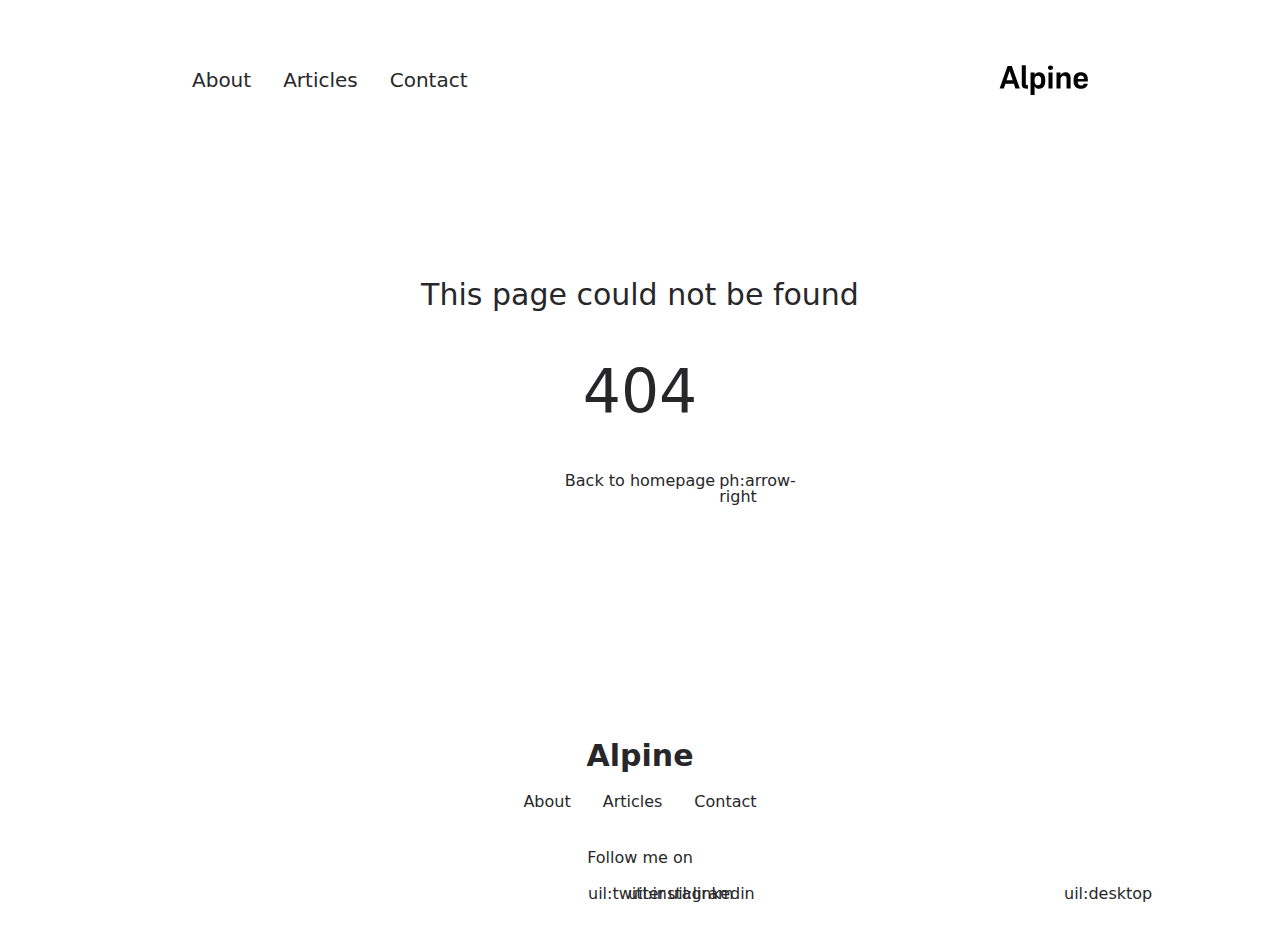
<file: 200.html>
<!DOCTYPE html><html lang="en"><head><meta charset="utf-8">
<meta name="viewport" content="width=device-width, initial-scale=1">
<link rel="stylesheet" href="/_nuxt/entry.yqTKp5hu.css">
<link rel="modulepreload" as="script" crossorigin href="/_nuxt/entry.3Ox0DlD2.js">
<link rel="prefetch" as="style" href="/_nuxt/article.RaJeq-y6.css">
<link rel="prefetch" as="style" href="/_nuxt/ProseA.Pmk7nWoU.css">
<link rel="prefetch" as="script" crossorigin href="/_nuxt/article.9kOU-Cwt.js">
<link rel="prefetch" as="script" crossorigin href="/_nuxt/ProseA.EGQ8ym5S.js">
<link rel="prefetch" as="script" crossorigin href="/_nuxt/date.3uOv5BcS.js">
<link rel="prefetch" as="script" crossorigin href="/_nuxt/default.ODf64H_S.js">
<link rel="prefetch" as="script" crossorigin href="/_nuxt/page.jpyehYvh.js">
<link rel="prefetch" as="script" crossorigin href="/_nuxt/client-db.BwPbb-EW.js">
<link rel="prefetch" as="script" crossorigin href="/_nuxt/slugify.tdI90kHe.js">
<link rel="prefetch" as="style" href="/_nuxt/useStudio.tkaIHU1L.css">
<link rel="prefetch" as="script" crossorigin href="/_nuxt/useStudio.jxyqvTBt.js">
<link rel="prefetch" as="script" crossorigin href="/_nuxt/query.RnSuM-kd.js">
<link rel="prefetch" as="script" crossorigin href="/_nuxt/preview.KaFTzSW1.js">
<link rel="prefetch" as="style" href="/_nuxt/error-404._LjjY-y0.css">
<link rel="prefetch" as="script" crossorigin href="/_nuxt/error-404.KOKEAE-6.js">
<link rel="prefetch" as="style" href="/_nuxt/error-500.Ke0_YfD7.css">
<link rel="prefetch" as="script" crossorigin href="/_nuxt/error-500.PpbiZk06.js">
<script type="module" src="/_nuxt/entry.3Ox0DlD2.js" crossorigin></script><style id="pinceau-runtime-hydratable">undefined</style><style id="pinceau-theme">@media { :root {--pinceau-mq: initial; --alpine-readableLine: 68ch;--alpine-backdrop-backgroundColor: #f4f4f5b3;--prose-code-inline-padding: 0.2rem 0.375rem 0.2rem 0.375rem;--prose-code-block-backdropFilter: contrast(1);--prose-code-block-border-style: solid;--prose-code-block-border-width: 1px;--prose-tbody-tr-borderBottom-style: dashed;--prose-tbody-tr-borderBottom-width: 1px;--prose-th-textAlign: inherit;--prose-thead-borderBottom-style: solid;--prose-thead-borderBottom-width: 1px;--prose-thead-border-style: solid;--prose-thead-border-width: 0px;--prose-table-textAlign: start;--prose-hr-width: 1px;--prose-hr-style: solid;--prose-li-listStylePosition: outside;--prose-ol-li-markerColor: currentColor;--prose-ol-paddingInlineStart: 21px;--prose-ol-listStyleType: decimal;--prose-ul-li-markerColor: currentColor;--prose-ul-paddingInlineStart: 21px;--prose-ul-listStyleType: disc;--prose-blockquote-border-style: solid;--prose-blockquote-border-width: 4px;--prose-blockquote-quotes: '201C' '201D' '2018' '2019';--prose-blockquote-paddingInlineStart: 24px;--prose-a-code-color-hover: currentColor;--prose-a-code-color-static: currentColor;--prose-a-hasCode-borderBottom: none;--prose-a-border-distance: 2px;--prose-a-border-color-hover: currentColor;--prose-a-border-color-static: currentColor;--prose-a-border-style-hover: solid;--prose-a-border-style-static: dashed;--prose-a-border-width: 1px;--prose-a-color-static: inherit;--prose-a-textDecoration: none;--prose-h6-margin: 3rem 0 2rem;--prose-h5-margin: 3rem 0 2rem;--prose-h4-margin: 3rem 0 2rem;--prose-h3-margin: 3rem 0 2rem;--prose-h2-margin: 3rem 0 2rem;--prose-h1-margin: 0 0 2rem;--prose-p-fontSize: 18px;--typography-lead-loose: 2;--typography-lead-relaxed: 1.625;--typography-lead-normal: 1.5;--typography-lead-snug: 1.375;--typography-lead-tight: 1.25;--typography-lead-none: 1;--typography-lead-10: 2.5rem;--typography-lead-9: 2.25rem;--typography-lead-8: 2rem;--typography-lead-7: 1.75rem;--typography-lead-6: 1.5rem;--typography-lead-5: 1.25rem;--typography-lead-4: 1rem;--typography-lead-3: .75rem;--typography-lead-2: .5rem;--typography-lead-1: .025rem;--typography-fontWeight-black: 900;--typography-fontWeight-extrabold: 800;--typography-fontWeight-bold: 700;--typography-fontWeight-semibold: 600;--typography-fontWeight-medium: 500;--typography-fontWeight-normal: 400;--typography-fontWeight-light: 300;--typography-fontWeight-extralight: 200;--typography-fontWeight-thin: 100;--typography-fontSize-9xl: 128px;--typography-fontSize-8xl: 96px;--typography-fontSize-7xl: 72px;--typography-fontSize-6xl: 60px;--typography-fontSize-5xl: 48px;--typography-fontSize-4xl: 36px;--typography-fontSize-3xl: 30px;--typography-fontSize-2xl: 24px;--typography-fontSize-xl: 20px;--typography-fontSize-lg: 18px;--typography-fontSize-base: 16px;--typography-fontSize-sm: 14px;--typography-fontSize-xs: 12px;--typography-letterSpacing-wide: 0.025em;--typography-letterSpacing-tight: -0.025em;--typography-verticalMargin-base: 24px;--typography-verticalMargin-sm: 16px;--elements-border-secondary-hover: [object Object];--elements-backdrop-background: #fffc;--elements-backdrop-filter: saturate(200%) blur(20px);--elements-container-maxWidth: 64rem;--lead-loose: 2;--lead-relaxed: 1.625;--lead-normal: 1.5;--lead-snug: 1.375;--lead-tight: 1.25;--lead-none: 1;--lead-10: 2.5rem;--lead-9: 2.25rem;--lead-8: 2rem;--lead-7: 1.75rem;--lead-6: 1.5rem;--lead-5: 1.25rem;--lead-4: 1rem;--lead-3: .75rem;--lead-2: .5rem;--lead-1: .025rem;--letterSpacing-widest: 0.1em;--letterSpacing-wider: 0.05em;--letterSpacing-wide: 0.025em;--letterSpacing-normal: 0em;--letterSpacing-tight: -0.025em;--letterSpacing-tighter: -0.05em;--fontSize-9xl: 8rem;--fontSize-8xl: 6rem;--fontSize-7xl: 4.5rem;--fontSize-6xl: 3.75rem;--fontSize-5xl: 3rem;--fontSize-4xl: 2.25rem;--fontSize-3xl: 1.875rem;--fontSize-2xl: 1.5rem;--fontSize-xl: 1.25rem;--fontSize-lg: 1.125rem;--fontSize-base: 1rem;--fontSize-sm: 0.875rem;--fontSize-xs: 0.75rem;--fontWeight-black: 900;--fontWeight-extrabold: 800;--fontWeight-bold: 700;--fontWeight-semibold: 600;--fontWeight-medium: 500;--fontWeight-normal: 400;--fontWeight-light: 300;--fontWeight-extralight: 200;--fontWeight-thin: 100;--font-mono: ui-monospace, SFMono-Regular, Menlo, Monaco, Consolas, Liberation Mono, Courier New, monospace;--font-serif: ui-serif, Georgia, Cambria, Times New Roman, Times, serif;--font-sans: ui-sans-serif, system-ui, -apple-system, BlinkMacSystemFont, Segoe UI, Roboto, Helvetica Neue, Arial, Noto Sans, sans-serif, Apple Color Emoji, Segoe UI Emoji, Segoe UI Symbol, Noto Color Emoji;--opacity-total: 1;--opacity-high: 0.8;--opacity-medium: 0.5;--opacity-soft: 0.3;--opacity-light: 0.15;--opacity-bright: 0.1;--opacity-noOpacity: 0;--borderWidth-lg: 3px;--borderWidth-md: 2px;--borderWidth-sm: 1px;--borderWidth-noBorder: 0;--space-rem-875: 0.875rem;--space-rem-625: 0.625rem;--space-rem-375: 0.375rem;--space-rem-125: 0.125rem;--space-px: 1px;--space-128: 32rem;--space-96: 24rem;--space-80: 20rem;--space-72: 18rem;--space-64: 16rem;--space-60: 15rem;--space-56: 14rem;--space-52: 13rem;--space-48: 12rem;--space-44: 11rem;--space-40: 10rem;--space-36: 9rem;--space-32: 8rem;--space-28: 7rem;--space-24: 6rem;--space-20: 5rem;--space-16: 4rem;--space-14: 3.5rem;--space-12: 3rem;--space-11: 2.75rem;--space-10: 2.5rem;--space-9: 2.25rem;--space-8: 2rem;--space-7: 1.75rem;--space-6: 1.5rem;--space-5: 1.25rem;--space-4: 1rem;--space-3: 0.75rem;--space-2: 0.5rem;--space-1: 0.25rem;--space-0: 0px;--size-full: 100%;--size-7xl: 80rem;--size-6xl: 72rem;--size-5xl: 64rem;--size-4xl: 56rem;--size-3xl: 48rem;--size-2xl: 42rem;--size-xl: 36rem;--size-lg: 32rem;--size-md: 28rem;--size-sm: 24rem;--size-xs: 20rem;--size-200: 200px;--size-104: 104px;--size-80: 80px;--size-64: 64px;--size-56: 56px;--size-48: 48px;--size-40: 40px;--size-32: 32px;--size-24: 24px;--size-20: 20px;--size-16: 16px;--size-12: 12px;--size-8: 8px;--size-6: 6px;--size-4: 4px;--size-2: 2px;--size-0: 0px;--radii-full: 9999px;--radii-3xl: 1.75rem;--radii-2xl: 1.5rem;--radii-xl: 1rem;--radii-lg: 0.75rem;--radii-md: 0.5rem;--radii-sm: 0.375rem;--radii-xs: 0.25rem;--radii-2xs: 0.125rem;--radii-none: 0px;--shadow-none: 0px 0px 0px 0px transparent;--shadow-lg: 0px 10px 15px -3px #000000, 0px 4px 6px -4px #000000;--shadow-md: 0px 4px 6px -1px #000000, 0px 2px 4px -2px #000000;--shadow-sm: 0px 1px 3px 0px #000000, 0px 1px 2px -1px #000000;--shadow-xs: 0px 1px 2px 0px #000000;--height-screen: 100vh;--width-screen: 100vw;--color-primary-900: #002e38;--color-primary-800: #005c70;--color-primary-700: #008aa9;--color-primary-600: #00b9e1;--color-primary-500: #1ad6ff;--color-primary-400: #40ddff;--color-primary-300: #66e4ff;--color-primary-200: #8deaff;--color-primary-100: #b3f1ff;--color-primary-50: #d9f8ff;--color-ruby-900: #380011;--color-ruby-800: #700021;--color-ruby-700: #a90032;--color-ruby-600: #e10043;--color-ruby-500: #ff1a5e;--color-ruby-400: #ff4079;--color-ruby-300: #ff6694;--color-ruby-200: #ff8dae;--color-ruby-100: #ffb3c9;--color-ruby-50: #ffd9e4;--color-pink-900: #380025;--color-pink-800: #70004b;--color-pink-700: #a90070;--color-pink-600: #e10095;--color-pink-500: #ff1ab2;--color-pink-400: #ff40bf;--color-pink-300: #ff66cc;--color-pink-200: #ff8dd8;--color-pink-100: #ffb3e5;--color-pink-50: #ffd9f2;--color-purple-900: #190038;--color-purple-800: #330070;--color-purple-700: #4c00a9;--color-purple-600: #6500e1;--color-purple-500: #811aff;--color-purple-400: #9640ff;--color-purple-300: #ab66ff;--color-purple-200: #c08dff;--color-purple-100: #d5b3ff;--color-purple-50: #ead9ff;--color-royalblue-900: #0b0531;--color-royalblue-800: #160a62;--color-royalblue-700: #211093;--color-royalblue-600: #2c15c4;--color-royalblue-500: #4127e8;--color-royalblue-400: #614bec;--color-royalblue-300: #806ff0;--color-royalblue-200: #a093f3;--color-royalblue-100: #c0b7f7;--color-royalblue-50: #dfdbfb;--color-indigoblue-900: #001238;--color-indigoblue-800: #002370;--color-indigoblue-700: #0035a9;--color-indigoblue-600: #0047e1;--color-indigoblue-500: #1a62ff;--color-indigoblue-400: #407cff;--color-indigoblue-300: #6696ff;--color-indigoblue-200: #8db0ff;--color-indigoblue-100: #b3cbff;--color-indigoblue-50: #d9e5ff;--color-blue-900: #002438;--color-blue-800: #004870;--color-blue-700: #006ca9;--color-blue-600: #0090e1;--color-blue-500: #1aadff;--color-blue-400: #40bbff;--color-blue-300: #66c8ff;--color-blue-200: #8dd6ff;--color-blue-100: #b3e4ff;--color-blue-50: #d9f1ff;--color-lightblue-900: #002e38;--color-lightblue-800: #005c70;--color-lightblue-700: #008aa9;--color-lightblue-600: #00b9e1;--color-lightblue-500: #1ad6ff;--color-lightblue-400: #40ddff;--color-lightblue-300: #66e4ff;--color-lightblue-200: #8deaff;--color-lightblue-100: #b3f1ff;--color-lightblue-50: #d9f8ff;--color-teal-900: #062a28;--color-teal-800: #0b544f;--color-teal-700: #117d77;--color-teal-600: #16a79e;--color-teal-500: #1cd1c6;--color-teal-400: #36e4da;--color-teal-300: #5fe9e1;--color-teal-200: #87efe9;--color-teal-100: #aff4f0;--color-teal-50: #d7faf8;--color-pear-900: #2a2b09;--color-pear-800: #545512;--color-pear-700: #7e801b;--color-pear-600: #a8aa24;--color-pear-500: #d0d32f;--color-pear-400: #d8da52;--color-pear-300: #e0e274;--color-pear-200: #e8e997;--color-pear-100: #eff0ba;--color-pear-50: #f7f8dc;--color-red-900: #380300;--color-red-800: #700700;--color-red-700: #a90a00;--color-red-600: #e10e00;--color-red-500: #ff281a;--color-red-400: #ff4c40;--color-red-300: #ff7066;--color-red-200: #ff948d;--color-red-100: #ffb7b3;--color-red-50: #ffdbd9;--color-orange-900: #381800;--color-orange-800: #702f00;--color-orange-700: #a94700;--color-orange-600: #e15e00;--color-orange-500: #ff7a1a;--color-orange-400: #ff9040;--color-orange-300: #ffa666;--color-orange-200: #ffbd8d;--color-orange-100: #ffd3b3;--color-orange-50: #ffe9d9;--color-yellow-900: #362b03;--color-yellow-800: #6d5605;--color-yellow-700: #a38108;--color-yellow-600: #daac0a;--color-yellow-500: #f5c828;--color-yellow-400: #f7d14c;--color-yellow-300: #f8da70;--color-yellow-200: #fae393;--color-yellow-100: #fcedb7;--color-yellow-50: #fdf6db;--color-green-900: #003f25;--color-green-800: #005e38;--color-green-700: #007e4a;--color-green-600: #009d5d;--color-green-500: #00bd6f;--color-green-400: #00dc82;--color-green-300: #30ffaa;--color-green-200: #83ffcc;--color-green-100: #acffdd;--color-green-50: #d6ffee;--color-gray-900: #18181B;--color-gray-800: #27272A;--color-gray-700: #3f3f46;--color-gray-600: #52525B;--color-gray-500: #71717A;--color-gray-400: #a1a1aa;--color-gray-300: #D4d4d8;--color-gray-200: #e4e4e7;--color-gray-100: #f4f4f5;--color-gray-50: #fafafa;--color-black: #0c0c0d;--color-white: #FFFFFF;--media-portrait: only screen and (orientation: portrait);--media-landscape: only screen and (orientation: landscape);--media-rm: (prefers-reduced-motion: reduce);--media-2xl: (min-width: 1536px);--media-xl: (min-width: 1280px);--media-lg: (min-width: 1024px);--media-md: (min-width: 768px);--media-sm: (min-width: 640px);--media-xs: (min-width: 475px);--alpine-body-color: var(--color-gray-800);--alpine-body-backgroundColor: var(--color-white);--prose-code-inline-fontWeight: var(--typography-fontWeight-normal);--prose-code-inline-fontSize: var(--typography-fontSize-sm);--prose-code-inline-borderRadius: var(--radii-xs);--prose-code-block-pre-padding: var(--typography-verticalMargin-sm);--prose-code-block-margin: var(--typography-verticalMargin-base) 0;--prose-code-block-fontSize: var(--typography-fontSize-sm);--prose-tbody-code-inline-fontSize: var(--typography-fontSize-sm);--prose-tbody-td-padding: var(--typography-verticalMargin-sm);--prose-th-fontWeight: var(--typography-fontWeight-semibold);--prose-th-padding: 0 var(--typography-verticalMargin-sm) var(--typography-verticalMargin-sm) var(--typography-verticalMargin-sm);--prose-table-lineHeight: var(--typography-lead-6);--prose-table-fontSize: var(--typography-fontSize-sm);--prose-table-margin: var(--typography-verticalMargin-base) 0;--prose-hr-margin: var(--typography-verticalMargin-base) 0;--prose-li-margin: var(--typography-verticalMargin-sm) 0;--prose-ol-margin: var(--typography-verticalMargin-base) 0;--prose-ul-margin: var(--typography-verticalMargin-base) 0;--prose-blockquote-margin: var(--typography-verticalMargin-base) 0;--prose-a-code-border-style: var(--prose-a-border-style-static);--prose-a-code-border-width: var(--prose-a-border-width);--prose-a-fontWeight: var(--typography-fontWeight-medium);--prose-img-margin: var(--typography-verticalMargin-base) 0;--prose-strong-fontWeight: var(--typography-fontWeight-semibold);--prose-h6-iconSize: var(--typography-fontSize-base);--prose-h6-fontWeight: var(--typography-fontWeight-semibold);--prose-h6-lineHeight: var(--typography-lead-normal);--prose-h6-fontSize: var(--typography-fontSize-lg);--prose-h5-iconSize: var(--typography-fontSize-lg);--prose-h5-fontWeight: var(--typography-fontWeight-semibold);--prose-h5-lineHeight: var(--typography-lead-snug);--prose-h5-fontSize: var(--typography-fontSize-xl);--prose-h4-iconSize: var(--typography-fontSize-lg);--prose-h4-letterSpacing: var(--typography-letterSpacing-tight);--prose-h4-fontWeight: var(--typography-fontWeight-semibold);--prose-h4-lineHeight: var(--typography-lead-snug);--prose-h4-fontSize: var(--typography-fontSize-2xl);--prose-h3-iconSize: var(--typography-fontSize-xl);--prose-h3-letterSpacing: var(--typography-letterSpacing-tight);--prose-h3-fontWeight: var(--typography-fontWeight-semibold);--prose-h3-lineHeight: var(--typography-lead-snug);--prose-h3-fontSize: var(--typography-fontSize-3xl);--prose-h2-iconSize: var(--typography-fontSize-2xl);--prose-h2-letterSpacing: var(--typography-letterSpacing-tight);--prose-h2-fontWeight: var(--typography-fontWeight-semibold);--prose-h2-lineHeight: var(--typography-lead-tight);--prose-h2-fontSize: var(--typography-fontSize-4xl);--prose-h1-iconSize: var(--typography-fontSize-3xl);--prose-h1-letterSpacing: var(--typography-letterSpacing-tight);--prose-h1-fontWeight: var(--typography-fontWeight-bold);--prose-h1-lineHeight: var(--typography-lead-tight);--prose-h1-fontSize: var(--typography-fontSize-5xl);--prose-p-br-margin: var(--typography-verticalMargin-base) 0 0 0;--prose-p-margin: var(--typography-verticalMargin-base) 0;--prose-p-lineHeight: var(--typography-lead-normal);--typography-color-primary-900: var(--color-primary-900);--typography-color-primary-800: var(--color-primary-800);--typography-color-primary-700: var(--color-primary-700);--typography-color-primary-600: var(--color-primary-600);--typography-color-primary-500: var(--color-primary-500);--typography-color-primary-400: var(--color-primary-400);--typography-color-primary-300: var(--color-primary-300);--typography-color-primary-200: var(--color-primary-200);--typography-color-primary-100: var(--color-primary-100);--typography-color-primary-50: var(--color-primary-50);--typography-font-code: var(--font-mono);--typography-font-body: var(--font-sans);--typography-font-display: var(--font-sans);--typography-body-backgroundColor: var(--color-white);--typography-body-color: var(--color-black);--elements-state-danger-borderColor-secondary: var(--color-red-200);--elements-state-danger-borderColor-primary: var(--color-red-100);--elements-state-danger-backgroundColor-secondary: var(--color-red-100);--elements-state-danger-backgroundColor-primary: var(--color-red-50);--elements-state-danger-color-secondary: var(--color-red-600);--elements-state-danger-color-primary: var(--color-red-500);--elements-state-warning-borderColor-secondary: var(--color-yellow-200);--elements-state-warning-borderColor-primary: var(--color-yellow-100);--elements-state-warning-backgroundColor-secondary: var(--color-yellow-100);--elements-state-warning-backgroundColor-primary: var(--color-yellow-50);--elements-state-warning-color-secondary: var(--color-yellow-700);--elements-state-warning-color-primary: var(--color-yellow-600);--elements-state-success-borderColor-secondary: var(--color-green-200);--elements-state-success-borderColor-primary: var(--color-green-100);--elements-state-success-backgroundColor-secondary: var(--color-green-100);--elements-state-success-backgroundColor-primary: var(--color-green-50);--elements-state-success-color-secondary: var(--color-green-600);--elements-state-success-color-primary: var(--color-green-500);--elements-state-info-borderColor-secondary: var(--color-blue-200);--elements-state-info-borderColor-primary: var(--color-blue-100);--elements-state-info-backgroundColor-secondary: var(--color-blue-100);--elements-state-info-backgroundColor-primary: var(--color-blue-50);--elements-state-info-color-secondary: var(--color-blue-600);--elements-state-info-color-primary: var(--color-blue-500);--elements-state-primary-borderColor-secondary: var(--color-primary-200);--elements-state-primary-borderColor-primary: var(--color-primary-100);--elements-state-primary-backgroundColor-secondary: var(--color-primary-100);--elements-state-primary-backgroundColor-primary: var(--color-primary-50);--elements-state-primary-color-secondary: var(--color-primary-700);--elements-state-primary-color-primary: var(--color-primary-600);--elements-surface-secondary-backgroundColor: var(--color-gray-200);--elements-surface-primary-backgroundColor: var(--color-gray-100);--elements-surface-background-base: var(--color-gray-100);--elements-border-secondary-static: var(--color-gray-200);--elements-border-primary-hover: var(--color-gray-200);--elements-border-primary-static: var(--color-gray-100);--elements-container-padding-md: var(--space-16);--elements-container-padding-sm: var(--space-12);--elements-container-padding-xs: var(--space-8);--elements-container-padding-mobile: var(--space-6);--elements-text-secondary-color-hover: var(--color-gray-700);--elements-text-secondary-color-static: var(--color-gray-500);--elements-text-primary-color-static: var(--color-gray-900);--text-6xl-lineHeight: var(--lead-none);--text-6xl-fontSize: var(--fontSize-6xl);--text-5xl-lineHeight: var(--lead-none);--text-5xl-fontSize: var(--fontSize-5xl);--text-4xl-lineHeight: var(--lead-10);--text-4xl-fontSize: var(--fontSize-4xl);--text-3xl-lineHeight: var(--lead-9);--text-3xl-fontSize: var(--fontSize-3xl);--text-2xl-lineHeight: var(--lead-8);--text-2xl-fontSize: var(--fontSize-2xl);--text-xl-lineHeight: var(--lead-7);--text-xl-fontSize: var(--fontSize-xl);--text-lg-lineHeight: var(--lead-7);--text-lg-fontSize: var(--fontSize-lg);--text-base-lineHeight: var(--lead-6);--text-base-fontSize: var(--fontSize-base);--text-sm-lineHeight: var(--lead-5);--text-sm-fontSize: var(--fontSize-sm);--text-xs-lineHeight: var(--lead-4);--text-xs-fontSize: var(--fontSize-xs);--shadow-2xl: 0px 25px 50px -12px var(--color-gray-900);--shadow-xl: 0px 20px 25px -5px var(--color-gray-400), 0px 8px 10px -6px #000000;--color-secondary-900: var(--color-gray-900);--color-secondary-800: var(--color-gray-800);--color-secondary-700: var(--color-gray-700);--color-secondary-600: var(--color-gray-600);--color-secondary-500: var(--color-gray-500);--color-secondary-400: var(--color-gray-400);--color-secondary-300: var(--color-gray-300);--color-secondary-200: var(--color-gray-200);--color-secondary-100: var(--color-gray-100);--color-secondary-50: var(--color-gray-50);--prose-a-code-background-hover: var(--typography-color-primary-50);--prose-a-code-border-color-hover: var(--typography-color-primary-500);--prose-a-color-hover: var(--typography-color-primary-500);--typography-color-secondary-900: var(--color-secondary-900);--typography-color-secondary-800: var(--color-secondary-800);--typography-color-secondary-700: var(--color-secondary-700);--typography-color-secondary-600: var(--color-secondary-600);--typography-color-secondary-500: var(--color-secondary-500);--typography-color-secondary-400: var(--color-secondary-400);--typography-color-secondary-300: var(--color-secondary-300);--typography-color-secondary-200: var(--color-secondary-200);--typography-color-secondary-100: var(--color-secondary-100);--typography-color-secondary-50: var(--color-secondary-50);--prose-code-inline-backgroundColor: var(--typography-color-secondary-100);--prose-code-inline-color: var(--typography-color-secondary-700);--prose-code-block-backgroundColor: var(--typography-color-secondary-100);--prose-code-block-color: var(--typography-color-secondary-700);--prose-code-block-border-color: var(--typography-color-secondary-200);--prose-tbody-tr-borderBottom-color: var(--typography-color-secondary-200);--prose-th-color: var(--typography-color-secondary-600);--prose-thead-borderBottom-color: var(--typography-color-secondary-200);--prose-thead-border-color: var(--typography-color-secondary-300);--prose-hr-color: var(--typography-color-secondary-200);--prose-blockquote-border-color: var(--typography-color-secondary-200);--prose-blockquote-color: var(--typography-color-secondary-500);--prose-a-code-border-color-static: var(--typography-color-secondary-400); } }@media { :root.dark {--pinceau-mq: dark; --alpine-backdrop-backgroundColor: #18181bb3;--prose-code-block-backdropFilter: contrast(1);--prose-ol-li-markerColor: currentColor;--prose-ul-li-markerColor: currentColor;--prose-a-code-color-hover: currentColor;--prose-a-code-color-static: currentColor;--prose-a-border-color-hover: currentColor;--prose-a-border-color-static: currentColor;--prose-a-color-static: inherit;--elements-backdrop-background: #0c0d0ccc;--alpine-body-color: var(--color-gray-200);--alpine-body-backgroundColor: var(--color-black);--typography-body-backgroundColor: var(--color-black);--typography-body-color: var(--color-white);--elements-state-danger-borderColor-secondary: var(--color-red-700);--elements-state-danger-borderColor-primary: var(--color-red-800);--elements-state-danger-backgroundColor-secondary: var(--color-red-800);--elements-state-danger-backgroundColor-primary: var(--color-red-900);--elements-state-danger-color-secondary: var(--color-red-200);--elements-state-danger-color-primary: var(--color-red-300);--elements-state-warning-borderColor-secondary: var(--color-yellow-700);--elements-state-warning-borderColor-primary: var(--color-yellow-800);--elements-state-warning-backgroundColor-secondary: var(--color-yellow-800);--elements-state-warning-backgroundColor-primary: var(--color-yellow-900);--elements-state-warning-color-secondary: var(--color-yellow-200);--elements-state-warning-color-primary: var(--color-yellow-400);--elements-state-success-borderColor-secondary: var(--color-green-700);--elements-state-success-borderColor-primary: var(--color-green-800);--elements-state-success-backgroundColor-secondary: var(--color-green-800);--elements-state-success-backgroundColor-primary: var(--color-green-900);--elements-state-success-color-secondary: var(--color-green-200);--elements-state-success-color-primary: var(--color-green-400);--elements-state-info-borderColor-secondary: var(--color-blue-700);--elements-state-info-borderColor-primary: var(--color-blue-800);--elements-state-info-backgroundColor-secondary: var(--color-blue-800);--elements-state-info-backgroundColor-primary: var(--color-blue-900);--elements-state-info-color-secondary: var(--color-blue-200);--elements-state-info-color-primary: var(--color-blue-400);--elements-state-primary-borderColor-secondary: var(--color-primary-700);--elements-state-primary-borderColor-primary: var(--color-primary-800);--elements-state-primary-backgroundColor-secondary: var(--color-primary-800);--elements-state-primary-backgroundColor-primary: var(--color-primary-900);--elements-state-primary-color-secondary: var(--color-primary-200);--elements-state-primary-color-primary: var(--color-primary-400);--elements-surface-secondary-backgroundColor: var(--color-gray-800);--elements-surface-primary-backgroundColor: var(--color-gray-900);--elements-surface-background-base: var(--color-gray-900);--elements-border-secondary-static: var(--color-gray-800);--elements-border-primary-hover: var(--color-gray-800);--elements-border-primary-static: var(--color-gray-900);--elements-text-secondary-color-hover: var(--color-gray-200);--elements-text-secondary-color-static: var(--color-gray-400);--elements-text-primary-color-static: var(--color-gray-50);--prose-a-code-background-hover: var(--typography-color-primary-900);--prose-a-code-border-color-hover: var(--typography-color-primary-600);--prose-a-color-hover: var(--typography-color-primary-400);--prose-code-inline-backgroundColor: var(--typography-color-secondary-800);--prose-code-inline-color: var(--typography-color-secondary-200);--prose-code-block-backgroundColor: var(--typography-color-secondary-900);--prose-code-block-color: var(--typography-color-secondary-200);--prose-code-block-border-color: var(--typography-color-secondary-800);--prose-tbody-tr-borderBottom-color: var(--typography-color-secondary-800);--prose-th-color: var(--typography-color-secondary-400);--prose-thead-borderBottom-color: var(--typography-color-secondary-800);--prose-thead-border-color: var(--typography-color-secondary-600);--prose-hr-color: var(--typography-color-secondary-800);--prose-blockquote-border-color: var(--typography-color-secondary-700);--prose-blockquote-color: var(--typography-color-secondary-400);--prose-a-code-border-color-static: var(--typography-color-secondary-600); } }</style><script>"use strict";(()=>{const a=window,e=document.documentElement,m=["dark","light"],c=window&&window.localStorage&&window.localStorage.getItem&&window.localStorage.getItem("nuxt-color-mode")||"system";let n=c==="system"?d():c;const l=e.getAttribute("data-color-mode-forced");l&&(n=l),i(n),a["__NUXT_COLOR_MODE__"]={preference:c,value:n,getColorScheme:d,addColorScheme:i,removeColorScheme:f};function i(o){const t=""+o+"",s="";e.classList?e.classList.add(t):e.className+=" "+t,s&&e.setAttribute("data-"+s,o)}function f(o){const t=""+o+"",s="";e.classList?e.classList.remove(t):e.className=e.className.replace(new RegExp(t,"g"),""),s&&e.removeAttribute("data-"+s)}function r(o){return a.matchMedia("(prefers-color-scheme"+o+")")}function d(){if(a.matchMedia&&r("").media!=="not all"){for(const o of m)if(r(":"+o).matches)return o}return"light"}})();
</script></head><body><div id="__nuxt"></div><script type="application/json" id="__NUXT_DATA__" data-ssr="false">[{"_errors":1,"serverRendered":2,"data":3,"state":4,"once":5},{},false,{},{},["Set"]]</script>
<script>window.__NUXT__={};window.__NUXT__.config={public:{FORMSPREE_URL:"",plausible:{hashMode:false,trackLocalhost:false,domain:"",apiHost:"https://plausible.io",autoPageviews:true,autoOutboundTracking:false},studio:{apiURL:"https://api.nuxt.studio"},mdc:{components:{prose:true,map:{p:"prose-p",a:"prose-a",blockquote:"prose-blockquote","code-inline":"prose-code-inline",code:"ProseCodeInline",em:"prose-em",h1:"prose-h1",h2:"prose-h2",h3:"prose-h3",h4:"prose-h4",h5:"prose-h5",h6:"prose-h6",hr:"prose-hr",img:"prose-img",ul:"prose-ul",ol:"prose-ol",li:"prose-li",strong:"prose-strong",table:"prose-table",thead:"prose-thead",tbody:"prose-tbody",td:"prose-td",th:"prose-th",tr:"prose-tr"}},headings:{anchorLinks:{h1:false,h2:true,h3:true,h4:true,h5:false,h6:false}}},content:{locales:[],defaultLocale:"",integrity:1705593318497,experimental:{stripQueryParameters:false,advanceQuery:false,clientDB:false},respectPathCase:false,api:{baseURL:"/api/_content"},navigation:{fields:["navTitle","layout"]},tags:{p:"prose-p",a:"prose-a",blockquote:"prose-blockquote","code-inline":"prose-code-inline",code:"ProseCodeInline",em:"prose-em",h1:"prose-h1",h2:"prose-h2",h3:"prose-h3",h4:"prose-h4",h5:"prose-h5",h6:"prose-h6",hr:"prose-hr",img:"prose-img",ul:"prose-ul",ol:"prose-ol",li:"prose-li",strong:"prose-strong",table:"prose-table",thead:"prose-thead",tbody:"prose-tbody",td:"prose-td",th:"prose-th",tr:"prose-tr"},highlight:{theme:{default:"github-light",dark:"github-dark"},preload:["json","js","ts","html","css","vue","diff","shell","markdown","yaml","bash","ini","c","cpp"]},wsUrl:"",documentDriven:{page:true,navigation:true,surround:true,globals:{},layoutFallbacks:["theme"],injectPage:true},host:"",trailingSlash:false,search:"",contentHead:true,anchorLinks:{depth:4,exclude:[1]}}},app:{baseURL:"/",buildAssetsDir:"/_nuxt/",cdnURL:""}}</script></body></html>
</file>
<file: _nuxt/entry.yqTKp5hu.css>
body{background-color:var(--alpine-body-backgroundColor);color:var(--alpine-body-color)}.light-img{display:block}.dark-img{display:none}@media (prefers-color-scheme:dark){html:not(.light) .dark-img{display:block}html:not(.light) .light-img{display:none}}html.dark .dark-img{display:block}html.dark .light-img{display:none}html{-webkit-font-smoothing:antialiased;-moz-osx-font-smoothing:grayscale}.sr-only{height:1px!important;margin:-1px!important;overflow:hidden!important;padding:0!important;position:absolute!important;width:1px!important;clip:rect(0,0,0,0)!important;border:0!important;white-space:nowrap!important}*,:after,:before{border:0 solid #e5e7eb;box-sizing:border-box}html{line-height:1.5;-webkit-text-size-adjust:100%;font-family:ui-sans-serif,system-ui,-apple-system,BlinkMacSystemFont,Segoe UI,Roboto,Helvetica Neue,Arial,Noto Sans,sans-serif,Apple Color Emoji,Segoe UI Emoji,Segoe UI Symbol,Noto Color Emoji;-moz-tab-size:4;-o-tab-size:4;tab-size:4}body{line-height:inherit;margin:0}hr{border-top-width:1px;color:inherit;height:0}abbr:where([title]){-webkit-text-decoration:underline dotted;text-decoration:underline dotted}h1,h2,h3,h4,h5,h6{font-size:inherit;font-weight:inherit}a{color:inherit;text-decoration:inherit}b,strong{font-weight:bolder}code,kbd,pre,samp{font-family:ui-monospace,SFMono-Regular,Menlo,Monaco,Consolas,Liberation Mono,Courier New,monospace;font-size:1em}small{font-size:80%}sub,sup{font-size:75%;line-height:0;position:relative;vertical-align:baseline}sub{bottom:-.25em}sup{top:-.5em}table{border-collapse:collapse;border-color:inherit;text-indent:0}button,input,optgroup,select,textarea{color:inherit;font-family:inherit;font-size:100%;font-weight:inherit;line-height:inherit;margin:0;padding:0}button,select{text-transform:none}[type=button],[type=reset],[type=submit],button{-webkit-appearance:button;background-color:transparent;background-image:none}:-moz-focusring{outline:auto}:-moz-ui-invalid{box-shadow:none}progress{vertical-align:baseline}::-webkit-inner-spin-button,::-webkit-outer-spin-button{height:auto}[type=search]{-webkit-appearance:textfield;outline-offset:-2px}::-webkit-search-decoration{-webkit-appearance:none}::-webkit-file-upload-button{-webkit-appearance:button;font:inherit}summary{display:list-item}blockquote,dd,dl,figure,h1,h2,h3,h4,h5,h6,hr,p,pre{margin:0}fieldset{margin:0}fieldset,legend{padding:0}menu,ol,ul{list-style:none;margin:0;padding:0}textarea{resize:vertical}input::-moz-placeholder,textarea::-moz-placeholder{color:#9ca3af;opacity:1}input::placeholder,textarea::placeholder{color:#9ca3af;opacity:1}[role=button],button{cursor:pointer}:disabled{cursor:default}audio,canvas,embed,iframe,img,object,svg,video{display:block;vertical-align:middle}img,video{height:auto;max-width:100%}[hidden]{display:none}.nuxt-progress{background:repeating-linear-gradient(90deg,#00dc82 0,#34cdfe 50%,#0047e1);left:0;opacity:1;position:fixed;right:0;top:0;transition:width .1s,height .4s,opacity .4s;width:0;z-index:999999}nav ul[data-v-81b87d90]{display:flex;flex-direction:column;gap:var(--space-4);justify-content:center;width:100%}@media (min-width:640px){nav ul[data-v-81b87d90]{flex-direction:row;gap:var(--space-8)}}nav ul a[data-v-81b87d90]{position:relative}nav ul a.router-link-active[data-v-81b87d90]{color:var(--color-primary-500)}nav ul a .underline-fx[data-v-81b87d90]{background-color:currentColor;bottom:-4px;height:1px;position:absolute;transition:width .2s ease-in-out;width:0}a:hover :is(nav ul a .underline-fx):is(nav ul a .underline-fx[data-v-81b87d90]){width:100%}header[data-v-6ef6e078]{--header-padding:var(--space-16);--logo-height:var(--space-8);align-items:center;display:grid;gap:var(--space-4);grid-template-columns:repeat(12,minmax(0,1fr));padding-bottom:var(--header-padding);padding-top:var(--header-padding);position:relative}header .menu[data-v-6ef6e078]{display:flex;position:absolute}header .menu[data-v-6ef6e078] :hover{color:var(--color-primary-500)}.left :is(header .menu):is(header .menu[data-v-6ef6e078]){right:0}@media (min-width:640px){header .menu[data-v-6ef6e078]{display:none}}header .overlay[data-v-6ef6e078]{-webkit-backdrop-filter:blur(20px);backdrop-filter:blur(20px);background-color:var(--alpine-backdrop-backgroundColor);border:1px solid var(--color-gray-200);border-radius:var(--radii-md);font-size:var(--text-lg-fontSize);font-weight:var(--fontWeight-medium);line-height:var(--text-lg-lineHeight);padding:var(--space-6);padding-right:var(--space-24);perspective:2000px;position:absolute;top:calc(var(--header-padding) + var(--logo-height) + var(--space-2));transform-origin:top;transition:all .25s;will-change:opacity,transform}header .overlay[data-v-6ef6e078]:not(.show){opacity:0;transform:translateY(-10px) rotateY(-8deg) rotateX(-20deg)}.left :is(header .overlay:not(.show)):is(header .overlay[data-v-6ef6e078]:not(.show)){transform:translateY(-10px) rotateY(8deg) rotateX(-20deg)}header .overlay[data-v-6ef6e078]:not(.show){pointer-events:none}.left :is(header .overlay):is(header .overlay[data-v-6ef6e078]){padding:var(--space-6);padding-left:var(--space-16);right:0;text-align:right}@media (min-width:640px){header .overlay[data-v-6ef6e078]{display:none}}:root.dark header .overlay[data-v-6ef6e078]{border-color:var(--color-gray-800)}header .logo[data-v-6ef6e078]{display:flex;grid-column:span 12/span 12;height:var(--logo-height)}header .logo a[data-v-6ef6e078]{display:flex}.center :is(header .logo):is(header .logo[data-v-6ef6e078]){grid-column:span 12/span 12;justify-content:center}.right :is(header .logo):is(header .logo[data-v-6ef6e078]){justify-content:flex-end}@media (min-width:640px){header .logo[data-v-6ef6e078]{grid-column:span 4/span 4;grid-column-start:auto}.right :is(header .logo):is(header .logo[data-v-6ef6e078]){order:2}}header .logo .fallback[data-v-6ef6e078]{font-size:var(--text-2xl-fontSize);font-weight:var(--fontWeight-semibold);line-height:var(--text-2xl-lineHeight)}header .main-nav[data-v-6ef6e078]{display:none}@media (min-width:640px){header .main-nav[data-v-6ef6e078]{display:flex;font-size:var(--text-xl-fontSize);font-weight:var(--fontWeight-medium);grid-column:span 8/span 8;line-height:var(--text-xl-lineHeight)}.center :is(header .main-nav):is(header .main-nav[data-v-6ef6e078]){grid-column:span 12/span 12;justify-content:center}.right :is(header .main-nav):is(header .main-nav[data-v-6ef6e078]){justify-content:flex-start}.left :is(header .main-nav):is(header .main-nav[data-v-6ef6e078]){justify-content:flex-end}}.icon[data-v-60a64bd7]{display:inline-block;vertical-align:middle}a[data-v-86bf7393]{--social-icon-size:24px;display:flex;height:24px;height:var(--social-icon-size);width:24px;width:var(--social-icon-size)}a[data-v-86bf7393] :hover{color:var(--color-primary-500)}a svg[data-v-86bf7393]{height:100%;width:100%}button[data-v-311dcc57]{display:flex;--color-mode-switcher-size:24px;height:24px;height:var(--color-mode-switcher-size);width:24px;width:var(--color-mode-switcher-size)}button[data-v-311dcc57] :hover{color:var(--color-primary-500)}button svg[data-v-311dcc57]{height:100%;width:100%}footer[data-v-a2f17606]{align-items:center;display:flex;flex-direction:column;margin-top:var(--space-24);padding-bottom:var(--space-8);padding-top:var(--space-8)}footer.left[data-v-a2f17606]{align-items:flex-start}footer.right[data-v-a2f17606]{align-items:flex-end}@media (min-width:768px){footer[data-v-a2f17606]{min-height:var(--space-36)}}footer .credits[data-v-a2f17606]{font-size:var(--text-3xl-fontSize);font-weight:var(--fontWeight-bold);line-height:var(--text-3xl-lineHeight);margin-bottom:var(--space-4)}footer .navigation[data-v-a2f17606]{display:none}@media (min-width:640px){footer .navigation[data-v-a2f17606]{display:flex;font-size:var(--text-base-fontSize);font-weight:var(--fontWeight-medium);line-height:var(--text-base-lineHeight);margin-bottom:var(--space-8)}}footer .message[data-v-a2f17606]{margin-bottom:var(--space-4);text-align:center}footer .icons[data-v-a2f17606]{display:grid;gap:var(--space-4);grid-template-columns:repeat(12,minmax(0,1fr));width:100%}.left :is(footer .icons):is(footer .icons[data-v-a2f17606]){align-items:center;display:flex;justify-content:space-between}.right :is(footer .icons):is(footer .icons[data-v-a2f17606]){align-items:center;display:flex;flex-direction:row-reverse;justify-content:space-between}footer .icons .social[data-v-a2f17606]{display:flex;gap:var(--space-4);grid-column:span 12/span 12;justify-content:center}@media (min-width:475px){footer .icons .social[data-v-a2f17606]{grid-column:span 4/span 4;grid-column-start:5}}footer .icons .color-mode-switch[data-v-a2f17606]{display:flex;grid-column:span 12/span 12;justify-content:center}@media (min-width:475px){footer .icons .color-mode-switch[data-v-a2f17606]{grid-column:span 2/span 2;grid-column-start:11;justify-content:flex-end}}.container[data-v-65048bf3]{margin-inline-end:auto;margin-inline-start:auto;width:100%}.app-layout[data-v-98f697d4]{min-width:var(--size-xs)}html{font-family:var(--font-sans)}
</file>
<file: _nuxt/DocumentDrivenNotFound.OXtTCffN.css>
section[data-v-7ad74a98]{align-items:center;display:flex;flex-direction:column;justify-content:center;min-height:50vh}section .message[data-v-7ad74a98]{font-size:var(--text-3xl-fontSize);font-weight:var(--fontWeight-medium);line-height:var(--text-3xl-lineHeight)}section .status[data-v-7ad74a98]{font-size:var(--text-6xl-fontSize);line-height:var(--text-6xl-lineHeight);margin-bottom:var(--space-12);margin-top:var(--space-12)}section a[data-v-7ad74a98]{align-items:center;display:flex;position:relative}section a .icon[data-v-7ad74a98]{height:var(--space-5);position:absolute;right:calc(0px - var(--space-1));transform:translate(100%);width:var(--space-5)}
</file>
<file: _nuxt/Hero.kroqMkW0.css>
.hero .layout[data-v-4db97ae9]{display:grid;gap:var(--space-8);grid-template-columns:repeat(1,minmax(0,1fr))}@media (min-width:1024px){.hero .layout[data-v-4db97ae9]{grid-template-columns:repeat(2,minmax(0,1fr))}}.hero .layout .title[data-v-4db97ae9]{font-size:var(--text-4xl-fontSize);font-weight:var(--fontWeight-bold);line-height:var(--text-4xl-lineHeight)}.hero .layout .description[data-v-4db97ae9]{font-size:var(--text-xl-fontSize);line-height:var(--text-xl-lineHeight);margin-top:var(--space-3)}.hero .layout img[data-v-4db97ae9]{aspect-ratio:16/9;border-radius:var(--radii-md);-o-object-fit:cover;object-fit:cover;width:100%}.hero .layout img.left[data-v-4db97ae9]{order:-1}
</file>
<file: _nuxt/ProseUl.DjU0llxY.css>
ul[data-v-8b17150b]{font-family:var(--typography-font-body);list-style-type:var(--prose-ul-listStyleType);margin:var(--prose-ul-margin);padding-inline-start:var(--prose-ul-paddingInlineStart)}ul[data-v-8b17150b]>li::marker{color:var(--prose-ul-li-markerColor)}ul[data-v-8b17150b]>li ol,ul[data-v-8b17150b]>li ul{margin:0}
</file>
<file: _nuxt/ProseLi.o_a4G4lQ.css>
li[data-v-2f4dc46b]{font-family:var(--typography-font-body);list-style-position:var(--prose-li-listStylePosition);margin:var(--prose-li-margin)}
</file>
<file: _nuxt/ProseA.Pmk7nWoU.css>
a[data-v-a089b9a5]{border-bottom:var(--prose-a-border-width) var(--prose-a-border-style-static) var(--prose-a-border-color-static);color:var(--prose-a-color-static);font-family:var(--typography-font-body);font-weight:var(--prose-a-fontWeight);padding-bottom:var(--prose-a-border-distance);-webkit-text-decoration:var(--prose-a-textDecoration);text-decoration:var(--prose-a-textDecoration)}a[data-v-a089b9a5]:hover{border-color:var(--prose-a-border-color-hover);border-style:var(--prose-a-border-style-hover);color:var(--prose-a-color-hover)}a[data-v-a089b9a5]:has(img){border-width:0}a[data-v-a089b9a5]:has(code){border-bottom:var(--prose-a-hasCode-borderBottom)}a[data-v-a089b9a5]:has(code) code{border-color:var(--prose-a-code-border-color-static);border-style:var(--prose-a-code-border-style);border-width:var(--prose-a-code-border-width);color:var(--prose-a-code-color-static)}a[data-v-a089b9a5]:has(code):hover{border-bottom:var(--prose-a-hasCode-borderBottom)}a[data-v-a089b9a5]:has(code):hover code{background-color:var(--prose-a-code-background-hover);border-color:var(--prose-a-code-border-color-hover);color:var(--prose-a-code-color-hover)}
</file>
<file: _nuxt/ProseStrong.ThIDCA-m.css>
strong[data-v-8a4e1ca8]{font-family:var(--typography-font-body);font-weight:var(--prose-strong-fontWeight)}
</file>
<file: _nuxt/ProseP.8KV9OGMk.css>
p[data-v-faad55e0]{font-family:var(--typography-font-body);font-size:var(--prose-p-fontSize);line-height:var(--prose-p-lineHeight);margin:var(--prose-p-margin)}p[data-v-faad55e0] br{content:"";display:block;margin:var(--prose-p-br-margin)}
</file>
<file: _nuxt/Gallery.JxkQgXh3.css>
.gallery .layout[data-v-42582250]{display:grid;gap:var(--space-8);margin-bottom:var(--space-16);margin-top:var(--space-16);--cols:1;grid-template-columns:repeat(1,minmax(0,1fr));grid-template-columns:repeat(var(--cols),minmax(0,1fr))}@media (min-width:768px){.gallery .layout[data-v-42582250]{--cols:var(---6-li-cols)}}.gallery .layout img[data-v-42582250]{aspect-ratio:16/9;border-radius:var(--radii-md);-o-object-fit:cover;object-fit:cover;width:100%}
</file>
<file: _nuxt/article.RaJeq-y6.css>
article[data-v-2bedc66c]{margin-left:auto;margin-right:auto;max-width:var(--alpine-readableLine);padding-bottom:var(--space-4);padding-top:var(--space-4)}@media (min-width:640px){article[data-v-2bedc66c]{padding-bottom:var(--space-12);padding-top:var(--space-12)}}article .back[data-v-2bedc66c]{align-items:center;border-bottom:1px solid var(--elements-border-secondary-static);display:inline-flex;font-size:var(--text-lg-fontSize)}article .back[data-v-2bedc66c] svg{height:var(--size-16);margin-right:var(--space-2);width:var(--size-16)}article header[data-v-2bedc66c]{margin-bottom:var(--space-12);margin-top:var(--space-16)}article .title[data-v-2bedc66c]{font-size:var(--text-5xl-fontSize);font-weight:var(--fontWeight-semibold);line-height:var(--text-5xl-lineHeight);margin-bottom:var(--space-4)}article time[data-v-2bedc66c]{color:var(--elements-text-secondary-color-static)}article .prose .back-to-top[data-v-2bedc66c]{align-items:center;display:flex;justify-content:flex-end;width:100%}article .prose .back-to-top a[data-v-2bedc66c]{cursor:pointer;font-size:var(--text-lg-fontSize)}article .prose[data-v-2bedc66c] h1{display:none}
</file>
<file: _nuxt/useStudio.tkaIHU1L.css>
body.__preview_enabled{padding-bottom:50px}#__nuxt_preview[data-v-31cf0cff]{align-items:center;-webkit-backdrop-filter:blur(20px);backdrop-filter:blur(20px);background:#ffffff4d;border-top:1px solid #eee;bottom:-60px;color:#000;display:flex;font-family:Helvetica,sans-serif;font-size:16px;font-weight:500;gap:10px;height:50px;justify-content:center;left:0;position:fixed;right:0;transition:bottom .3s ease-in-out;z-index:10000}#__nuxt_preview.__preview_ready[data-v-31cf0cff]{bottom:0}#__preview_background[data-v-31cf0cff]{-webkit-backdrop-filter:blur(8px);backdrop-filter:blur(8px);background:#ffffff4d;height:100vh;left:0;position:fixed;top:0;width:100vw;z-index:9000}#__preview_loader[data-v-31cf0cff]{align-items:center;color:#000;display:flex;flex-direction:column;font-family:system-ui,-apple-system,BlinkMacSystemFont,Segoe UI,Roboto,Oxygen,Ubuntu,Cantarell,Open Sans,Helvetica Neue,sans-serif;font-size:1.4rem;gap:8px;left:50%;position:fixed;top:50%;transform:translate(-50%,-50%);z-index:9500}#__preview_loader p[data-v-31cf0cff]{margin:10px 0}.dark #__preview_background[data-v-31cf0cff],.dark-mode #__preview_background[data-v-31cf0cff]{background:#0000004d}.dark #__preview_loader[data-v-31cf0cff],.dark-mode #__preview_loader[data-v-31cf0cff]{color:#fff}.preview-loading-enter-active[data-v-31cf0cff],.preview-loading-leave-active[data-v-31cf0cff]{transition:opacity .4s}.preview-loading-enter[data-v-31cf0cff],.preview-loading-leave-to[data-v-31cf0cff]{opacity:0}#__preview_loading_icon[data-v-31cf0cff]{animation:spin-31cf0cff 1s linear infinite}.dark #__nuxt_preview[data-v-31cf0cff],.dark-mode #__nuxt_preview[data-v-31cf0cff]{background:#0000004d;border-top:1px solid #111;color:#fff}#__nuxt_preview svg[data-v-31cf0cff]{color:#000;display:inline-block;height:30px;width:30px}.dark #__nuxt_preview svg[data-v-31cf0cff],.dark-mode #__nuxt_preview svg[data-v-31cf0cff]{color:#fff}button[data-v-31cf0cff]{background:transparent;border:1px solid rgba(0,0,0,.2);border-radius:3px;box-shadow:none;color:#000c;cursor:pointer;display:inline-block;font-size:14px;font-weight:400;line-height:1rem;margin:0;padding:4px 10px;text-align:center;transition:none;width:auto}button[data-v-31cf0cff]:hover{border-color:#0006;color:#000000e6}.dark button[data-v-31cf0cff],.dark-mode button[data-v-31cf0cff]{border-color:#fff3;color:#d3d3d3}.dark button[data-v-31cf0cff]:hover,.dark-mode button[data-v-31cf0cff]:hover{border-color:#fff6;color:#fff}#__nuxt_preview button[data-v-31cf0cff]:focus,#__nuxt_preview button[data-v-31cf0cff]:hover{background:#0000001a}#__nuxt_preview button[data-v-31cf0cff]:active{background:#0003}.dark #__nuxt_preview button[data-v-31cf0cff],.dark-mode #__nuxt_preview button[data-v-31cf0cff]{border:1px solid hsla(0,0%,100%,.2);color:#fffc}.dark #__nuxt_preview button[data-v-31cf0cff]:hover,.dark-mode #__nuxt_preview button[data-v-31cf0cff]:focus{background:#ffffff1a}.dark #__nuxt_preview button[data-v-31cf0cff]:active,.dark-mode #__nuxt_preview button[data-v-31cf0cff]:active{background:#fff3}a[data-v-31cf0cff]{font-weight:600}#__nuxt_preview.__preview_refreshing button[data-v-31cf0cff],#__nuxt_preview.__preview_refreshing span[data-v-31cf0cff],#__nuxt_preview.__preview_refreshing svg[data-v-31cf0cff]{animation:nuxt_pulsate-31cf0cff 1s ease-out;animation-iteration-count:infinite;opacity:.5}@keyframes nuxt_pulsate-31cf0cff{0%{opacity:1}50%{opacity:.5}to{opacity:1}}@keyframes spin-31cf0cff{0%{transform:rotate(1turn)}to{transform:rotate(0)}}
</file>
<file: _nuxt/error-404._LjjY-y0.css>
.spotlight[data-v-f5c0a1bb]{background:linear-gradient(45deg,#00dc82,#36e4da 50%,#0047e1);bottom:-30vh;filter:blur(20vh);height:40vh}.gradient-border[data-v-f5c0a1bb]{-webkit-backdrop-filter:blur(10px);backdrop-filter:blur(10px);border-radius:.5rem;position:relative}@media (prefers-color-scheme:light){.gradient-border[data-v-f5c0a1bb]{background-color:#ffffff4d}.gradient-border[data-v-f5c0a1bb]:before{background:linear-gradient(90deg,#e2e2e2,#e2e2e2 25%,#00dc82,#36e4da 75%,#0047e1)}}@media (prefers-color-scheme:dark){html:not(.light) .gradient-border[data-v-f5c0a1bb]{background-color:#1414144d}html:not(.light) .gradient-border[data-v-f5c0a1bb]:before{background:linear-gradient(90deg,#303030,#303030 25%,#00dc82,#36e4da 75%,#0047e1)}}html.dark .gradient-border[data-v-f5c0a1bb]{background-color:#1414144d}html.dark .gradient-border[data-v-f5c0a1bb]:before{background:linear-gradient(90deg,#303030,#303030 25%,#00dc82,#36e4da 75%,#0047e1)}.gradient-border[data-v-f5c0a1bb]:before{background-size:400% auto;border-radius:.5rem;bottom:0;content:"";left:0;-webkit-mask:linear-gradient(#fff 0 0) content-box,linear-gradient(#fff 0 0);mask:linear-gradient(#fff 0 0) content-box,linear-gradient(#fff 0 0);-webkit-mask-composite:xor;mask-composite:exclude;opacity:.5;padding:2px;position:absolute;right:0;top:0;transition:background-position .3s ease-in-out,opacity .2s ease-in-out;width:100%}.gradient-border[data-v-f5c0a1bb]:hover:before{background-position:-50% 0;opacity:1}.bg-white[data-v-f5c0a1bb]{--tw-bg-opacity:1;background-color:#fff;background-color:rgba(255,255,255,var(--tw-bg-opacity))}.cursor-pointer[data-v-f5c0a1bb]{cursor:pointer}.flex[data-v-f5c0a1bb]{display:flex}.grid[data-v-f5c0a1bb]{display:grid}.place-content-center[data-v-f5c0a1bb]{place-content:center}.items-center[data-v-f5c0a1bb]{align-items:center}.justify-center[data-v-f5c0a1bb]{justify-content:center}.font-sans[data-v-f5c0a1bb]{font-family:ui-sans-serif,system-ui,-apple-system,BlinkMacSystemFont,Segoe UI,Roboto,Helvetica Neue,Arial,Noto Sans,sans-serif,Apple Color Emoji,Segoe UI Emoji,Segoe UI Symbol,Noto Color Emoji}.font-medium[data-v-f5c0a1bb]{font-weight:500}.font-light[data-v-f5c0a1bb]{font-weight:300}.text-8xl[data-v-f5c0a1bb]{font-size:6rem;line-height:1}.text-xl[data-v-f5c0a1bb]{font-size:1.25rem;line-height:1.75rem}.leading-tight[data-v-f5c0a1bb]{line-height:1.25}.mb-8[data-v-f5c0a1bb]{margin-bottom:2rem}.mb-16[data-v-f5c0a1bb]{margin-bottom:4rem}.max-w-520px[data-v-f5c0a1bb]{max-width:520px}.min-h-screen[data-v-f5c0a1bb]{min-height:100vh}.overflow-hidden[data-v-f5c0a1bb]{overflow:hidden}.px-8[data-v-f5c0a1bb]{padding-left:2rem;padding-right:2rem}.py-2[data-v-f5c0a1bb]{padding-bottom:.5rem;padding-top:.5rem}.px-4[data-v-f5c0a1bb]{padding-left:1rem;padding-right:1rem}.fixed[data-v-f5c0a1bb]{position:fixed}.left-0[data-v-f5c0a1bb]{left:0}.right-0[data-v-f5c0a1bb]{right:0}.text-center[data-v-f5c0a1bb]{text-align:center}.text-black[data-v-f5c0a1bb]{--tw-text-opacity:1;color:#000;color:rgba(0,0,0,var(--tw-text-opacity))}.antialiased[data-v-f5c0a1bb]{-webkit-font-smoothing:antialiased;-moz-osx-font-smoothing:grayscale}.w-full[data-v-f5c0a1bb]{width:100%}.z-10[data-v-f5c0a1bb]{z-index:10}.z-20[data-v-f5c0a1bb]{z-index:20}@media (min-width:640px){.sm\:text-4xl[data-v-f5c0a1bb]{font-size:2.25rem;line-height:2.5rem}.sm\:text-xl[data-v-f5c0a1bb]{font-size:1.25rem;line-height:1.75rem}.sm\:text-10xl[data-v-f5c0a1bb]{font-size:10rem;line-height:1}.sm\:px-0[data-v-f5c0a1bb]{padding-left:0;padding-right:0}.sm\:py-3[data-v-f5c0a1bb]{padding-bottom:.75rem;padding-top:.75rem}.sm\:px-6[data-v-f5c0a1bb]{padding-left:1.5rem;padding-right:1.5rem}}@media (prefers-color-scheme:dark){html:not(.light) .dark\:bg-black[data-v-f5c0a1bb]{--tw-bg-opacity:1;background-color:#000;background-color:rgba(0,0,0,var(--tw-bg-opacity))}html:not(.light) .dark\:text-white[data-v-f5c0a1bb]{--tw-text-opacity:1;color:#fff;color:rgba(255,255,255,var(--tw-text-opacity))}}html.dark .dark\:bg-black[data-v-f5c0a1bb]{--tw-bg-opacity:1;background-color:#000;background-color:rgba(0,0,0,var(--tw-bg-opacity))}html.dark .dark\:text-white[data-v-f5c0a1bb]{--tw-text-opacity:1;color:#fff;color:rgba(255,255,255,var(--tw-text-opacity))}
</file>
<file: _nuxt/error-500.Ke0_YfD7.css>
.spotlight[data-v-b86faff8]{background:linear-gradient(45deg,#00dc82,#36e4da 50%,#0047e1);filter:blur(20vh)}.bg-white[data-v-b86faff8]{--tw-bg-opacity:1;background-color:#fff;background-color:rgba(255,255,255,var(--tw-bg-opacity))}.grid[data-v-b86faff8]{display:grid}.place-content-center[data-v-b86faff8]{place-content:center}.font-sans[data-v-b86faff8]{font-family:ui-sans-serif,system-ui,-apple-system,BlinkMacSystemFont,Segoe UI,Roboto,Helvetica Neue,Arial,Noto Sans,sans-serif,Apple Color Emoji,Segoe UI Emoji,Segoe UI Symbol,Noto Color Emoji}.font-medium[data-v-b86faff8]{font-weight:500}.font-light[data-v-b86faff8]{font-weight:300}.h-1\/2[data-v-b86faff8]{height:50%}.text-8xl[data-v-b86faff8]{font-size:6rem;line-height:1}.text-xl[data-v-b86faff8]{font-size:1.25rem;line-height:1.75rem}.leading-tight[data-v-b86faff8]{line-height:1.25}.mb-8[data-v-b86faff8]{margin-bottom:2rem}.mb-16[data-v-b86faff8]{margin-bottom:4rem}.max-w-520px[data-v-b86faff8]{max-width:520px}.min-h-screen[data-v-b86faff8]{min-height:100vh}.overflow-hidden[data-v-b86faff8]{overflow:hidden}.px-8[data-v-b86faff8]{padding-left:2rem;padding-right:2rem}.fixed[data-v-b86faff8]{position:fixed}.left-0[data-v-b86faff8]{left:0}.right-0[data-v-b86faff8]{right:0}.-bottom-1\/2[data-v-b86faff8]{bottom:-50%}.text-center[data-v-b86faff8]{text-align:center}.text-black[data-v-b86faff8]{--tw-text-opacity:1;color:#000;color:rgba(0,0,0,var(--tw-text-opacity))}.antialiased[data-v-b86faff8]{-webkit-font-smoothing:antialiased;-moz-osx-font-smoothing:grayscale}@media (min-width:640px){.sm\:text-4xl[data-v-b86faff8]{font-size:2.25rem;line-height:2.5rem}.sm\:text-10xl[data-v-b86faff8]{font-size:10rem;line-height:1}.sm\:px-0[data-v-b86faff8]{padding-left:0;padding-right:0}}@media (prefers-color-scheme:dark){html:not(.light) .dark\:bg-black[data-v-b86faff8]{--tw-bg-opacity:1;background-color:#000;background-color:rgba(0,0,0,var(--tw-bg-opacity))}html:not(.light) .dark\:text-white[data-v-b86faff8]{--tw-text-opacity:1;color:#fff;color:rgba(255,255,255,var(--tw-text-opacity))}}html.dark .dark\:bg-black[data-v-b86faff8]{--tw-bg-opacity:1;background-color:#000;background-color:rgba(0,0,0,var(--tw-bg-opacity))}html.dark .dark\:text-white[data-v-b86faff8]{--tw-text-opacity:1;color:#fff;color:rgba(255,255,255,var(--tw-text-opacity))}
</file>
<file: _nuxt/ArticlesList.V25k1Ywo.css>
@media (min-width:640px){.articles-list[data-v-919ae8de]{padding-left:var(--space-12);padding-right:var(--space-12)}}@media (min-width:768px){.articles-list[data-v-919ae8de]{padding-left:0;padding-right:0}}.articles-list .featured[data-v-919ae8de]{margin-bottom:var(--space-12);margin-top:var(--space-12)}@media (min-width:768px){.articles-list .featured[data-v-919ae8de]{margin-bottom:var(--space-8);margin-top:var(--space-8)}}.articles-list .layout[data-v-919ae8de]{display:grid;gap:var(--space-12);grid-template-columns:repeat(1,minmax(0,1fr))}@media (min-width:768px){.articles-list .layout[data-v-919ae8de]{gap:var(--space-8);grid-template-columns:repeat(2,minmax(0,1fr))}}@media (min-width:1024px){.articles-list .layout[data-v-919ae8de]{grid-template-columns:repeat(3,minmax(0,1fr))}}.tour[data-v-919ae8de]{align-items:center;display:flex;flex-direction:column;justify-content:center;min-height:30vh}
</file>
<file: _nuxt/ArticlesListItem.i-iOiFok.css>
article[data-v-302daf89]{display:flex;flex-direction:column;gap:var(--space-4)}@media (min-width:768px){article.featured[data-v-302daf89]{flex-direction:row;gap:var(--space-8)}}article img[data-v-302daf89]{aspect-ratio:16/9;border-radius:var(--radii-md);-o-object-fit:cover;object-fit:cover;width:100%}article .image[data-v-302daf89]{flex:1}article .image div[data-v-302daf89]{display:flex;flex-wrap:true;gap:var(--space-2);margin-left:var(--space-2);margin-top:var(--space-2);position:absolute}article .image div span[data-v-302daf89]{border-radius:var(--radii-sm);font-size:var(--text-xs-fontSize);font-weight:700;line-height:var(--text-xs-lineHeight);padding:var(--space-1)}article .content[data-v-302daf89]{display:flex;flex:1;flex-direction:column}article .content .headline[data-v-302daf89]{display:-webkit-box;font-size:var(--text-2xl-fontSize);font-weight:var(--fontWeight-semibold);line-height:var(--text-2xl-lineHeight);margin-bottom:var(--space-2);overflow:hidden;-webkit-box-orient:vertical;-webkit-line-clamp:2}.featured :is(article .content .headline):is(article .content .headline[data-v-302daf89]){display:-webkit-box;font-size:var(--text-4xl-fontSize);line-height:var(--text-4xl-lineHeight);overflow:hidden;-webkit-box-orient:vertical;-webkit-line-clamp:3}article .content .description[data-v-302daf89]{display:-webkit-box;margin-bottom:var(--space-4);overflow:hidden;-webkit-box-orient:vertical;-webkit-line-clamp:2}.featured :is(article .content .description):is(article .content .description[data-v-302daf89]){display:-webkit-box;overflow:hidden;-webkit-box-orient:vertical;-webkit-line-clamp:4}article .content time[data-v-302daf89]{font-size:var(--text-sm-fontSize);line-height:var(--text-sm-lineHeight)}:root.dark article .content time[data-v-302daf89],article .content time[data-v-302daf89]{color:var(--color-gray-500)}
</file>
<file: _nuxt/ProseCodeInline.KwdU_R1r.css>
code[data-v-90e26dbf]{background-color:var(--prose-code-inline-backgroundColor);border-radius:var(--prose-code-inline-borderRadius);color:var(--prose-code-inline-color);font-family:var(--typography-font-code);font-size:var(--prose-code-inline-fontSize);font-weight:var(--prose-code-inline-fontWeight);margin-left:1px;margin-right:1px;padding:var(--prose-code-inline-padding)}tbody code[data-v-90e26dbf]{font-size:var(--prose-tbody-code-inline-fontSize)}h1 a code[data-v-90e26dbf],h2 a code[data-v-90e26dbf],h3 a code[data-v-90e26dbf],h4 a code[data-v-90e26dbf],h5 a code[data-v-90e26dbf],h6 a code[data-v-90e26dbf]{border-radius:var(--prose-code-inline-borderRadius);color:inherit;font-size:.777777em;padding:.15em .5em}
</file>
<file: _nuxt/ProseH1.gQ3hqBEO.css>
h1[data-v-00feaeaa]{display:block;font-family:var(--typography-font-display);font-size:var(--prose-h1-fontSize);font-weight:var(--prose-h1-fontWeight);letter-spacing:var(--prose-h1-letterSpacing);line-height:var(--prose-h1-lineHeight);margin:var(--prose-h1-margin)}h1[data-v-00feaeaa] .icon{display:inline-block;height:var(--prose-h1-iconSize);margin-inline-start:12px;opacity:0;transition:opacity .1s;width:var(--prose-h1-iconSize)}h1 a[data-v-00feaeaa]:hover .icon{opacity:1}
</file>
<file: _nuxt/ContactForm.C3kQDvjk.css>
.contact-form .inputs[data-v-9eff3307]{display:grid;gap:var(--space-8);grid-auto-flow:row;grid-template-columns:repeat(1,minmax(0,1fr));margin-bottom:var(--space-8);max-width:var(--size-md)}
</file>
<file: _nuxt/Input.7BiGRDlr.css>
div label[data-v-94c27de1]{cursor:pointer;display:block;font-size:var(--text-base-fontSize);font-weight:var(--fontWeight-semibold);line-height:var(--text-base-lineHeight);margin-bottom:var(--space-2)}div input[data-v-94c27de1],div textarea[data-v-94c27de1]{background-color:transparent;border:1px solid var(--color-gray-300);border-radius:var(--radii-sm);caret-color:var(--color-gray-500);outline:none;padding:var(--space-2) var(--space-4);width:100%}:root.dark div input[data-v-94c27de1],:root.dark div textarea[data-v-94c27de1],div input[data-v-94c27de1]:focus,div textarea[data-v-94c27de1]:focus{border-color:var(--color-gray-700)}:root.dark div input[data-v-94c27de1]:focus,:root.dark div textarea[data-v-94c27de1]:focus{border-color:var(--color-gray-400)}div textarea[data-v-94c27de1]{height:var(--space-48);resize:none}
</file>
<file: _nuxt/Button.cxghBkx7.css>
button[data-v-7887e0af]{background-color:var(--color-gray-900);border-radius:var(--radii-md);color:var(--color-gray-100);font-size:var(--text-sm-fontSize);font-weight:var(--fontWeight-medium);line-height:var(--text-sm-lineHeight);padding:var(--space-2) var(--space-4)}@media (min-width:768px){button[data-v-7887e0af]{font-size:var(--text-base-fontSize);line-height:var(--text-base-lineHeight);padding:var(--space-3) var(--space-6)}}:root.dark button[data-v-7887e0af]{background-color:var(--color-gray-100);color:var(--color-gray-900)}button[data-v-7887e0af]:disabled{cursor:not-allowed}
</file>
<file: _nuxt/ProsePre.nIRUQbb-.css>
pre code .line{display:block;min-height:1rem}
</file>
<file: _nuxt/ProseCode.GcfskpID.css>
button[data-v-6f91fa26]{border-radius:3px;margin:4px;opacity:0;padding:4px;transform:scale(.75);transition:all .2s}button[data-v-6f91fa26]:hover{background-color:var(--elements-surface-secondary-backgroundColor)}button[data-v-6f91fa26]:focus{box-shadow:0 0 0 2px var(--color-blue-500);opacity:1;outline:none}button.show[data-v-6f91fa26]{opacity:1;transform:scale(1)}button .icon-wrapper[data-v-6f91fa26]{display:block;height:18px;position:relative;width:18px}button .icon-wrapper .icon[data-v-6f91fa26]{display:block;position:absolute}button .icon-wrapper .fade-enter-active[data-v-6f91fa26],button .icon-wrapper .fade-leave-active[data-v-6f91fa26]{transition:opacity .2s}button .icon-wrapper .fade-enter-from[data-v-6f91fa26],button .icon-wrapper .fade-leave-to[data-v-6f91fa26]{opacity:0}.prose-code[data-v-c46a05f7]{-webkit-backdrop-filter:var(--prose-code-block-backdropFilter);backdrop-filter:var(--prose-code-block-backdropFilter);background-color:var(--prose-code-block-backgroundColor);border-color:var(--prose-code-block-border-color);border-radius:var(--radii-md);border-style:var(--prose-code-block-border-style);border-width:var(--prose-code-block-border-width);color:var(--prose-code-block-color);font-size:var(--prose-code-block-fontSize);margin:var(--prose-code-block-margin);overflow:hidden;position:relative;width:100%}.prose-code.highlight-bash[data-v-c46a05f7] code .line,.prose-code.highlight-sh[data-v-c46a05f7] code .line,.prose-code.highlight-shell[data-v-c46a05f7] code .line,.prose-code.highlight-shellscript[data-v-c46a05f7] code .line,.prose-code.highlight-zsh[data-v-c46a05f7] code .line{padding-inline-start:1rem;position:relative}.prose-code.highlight-bash[data-v-c46a05f7] code .line:before,.prose-code.highlight-sh[data-v-c46a05f7] code .line:before,.prose-code.highlight-shell[data-v-c46a05f7] code .line:before,.prose-code.highlight-shellscript[data-v-c46a05f7] code .line:before,.prose-code.highlight-zsh[data-v-c46a05f7] code .line:before{color:var(--typography-color-primary-500);content:">";display:block;font-family:var(--font-mono);font-weight:700;inset-inline-start:-.1rem;position:absolute;top:0;-webkit-user-select:none;-moz-user-select:none;user-select:none}.copy-button[data-v-c46a05f7]{bottom:0;inset-inline-end:0;position:absolute}[data-v-c46a05f7] code{display:flex;flex-direction:column}[data-v-c46a05f7] .line{display:inline-table;min-height:1rem}.filename[data-v-c46a05f7]{-webkit-backdrop-filter:blur(4px);backdrop-filter:blur(4px);border-radius:var(--radii-lg);color:var(--prose-code-block-color);font-family:var(--typography-font-code);font-size:var(--fontSize-xs);inset-inline-end:0;line-height:var(--lead-normal);padding:.5rem .75rem;position:absolute;top:0;transition:opacity .2s}.prose-code:hover .filename[data-v-c46a05f7]{opacity:0}.prose-code:hover .filename[data-v-c46a05f7]:hover{opacity:1}[data-v-c46a05f7] pre{display:flex;flex:1;line-height:var(--lead-relaxed);margin:0;overflow-x:auto;padding:var(--prose-code-block-pre-padding)}[data-v-c46a05f7] pre code{padding-inline-end:30px}[data-v-c46a05f7] .line.highlight{background-color:var(--prose-code-block-border-color)}
</file>
<file: _nuxt/ProseH2.Zz2NreHT.css>
h2[data-v-379c3c17]{display:block;font-family:var(--typography-font-display);font-size:var(--prose-h2-fontSize);font-weight:var(--prose-h2-fontWeight);letter-spacing:var(--prose-h2-letterSpacing);line-height:var(--prose-h2-lineHeight);margin:var(--prose-h2-margin)}h2[data-v-379c3c17] .icon{display:inline-block;height:var(--prose-h2-iconSize);margin-inline-start:12px;opacity:0;transition:opacity .1s;width:var(--prose-h2-iconSize)}h2 a[data-v-379c3c17]:hover .icon{opacity:1}
</file>
<file: _nuxt/ProseImg.Md1SYviZ.css>
img[data-v-6b041726]{margin:var(--prose-img-margin)}
</file>
<file: _nuxt/ProseH3.rzgb7ms0.css>
h3[data-v-58d94372]{display:block;font-family:var(--typography-font-display);font-size:var(--prose-h3-fontSize);font-weight:var(--prose-h3-fontWeight);letter-spacing:var(--prose-h3-letterSpacing);line-height:var(--prose-h3-lineHeight);margin:var(--prose-h3-margin)}h3[data-v-58d94372] .icon{display:inline-block;height:var(--prose-h3-iconSize);margin-inline-start:12px;opacity:0;transition:opacity .1s;width:var(--prose-h3-iconSize)}h3 a[data-v-58d94372]:hover .icon{opacity:1}
</file>
